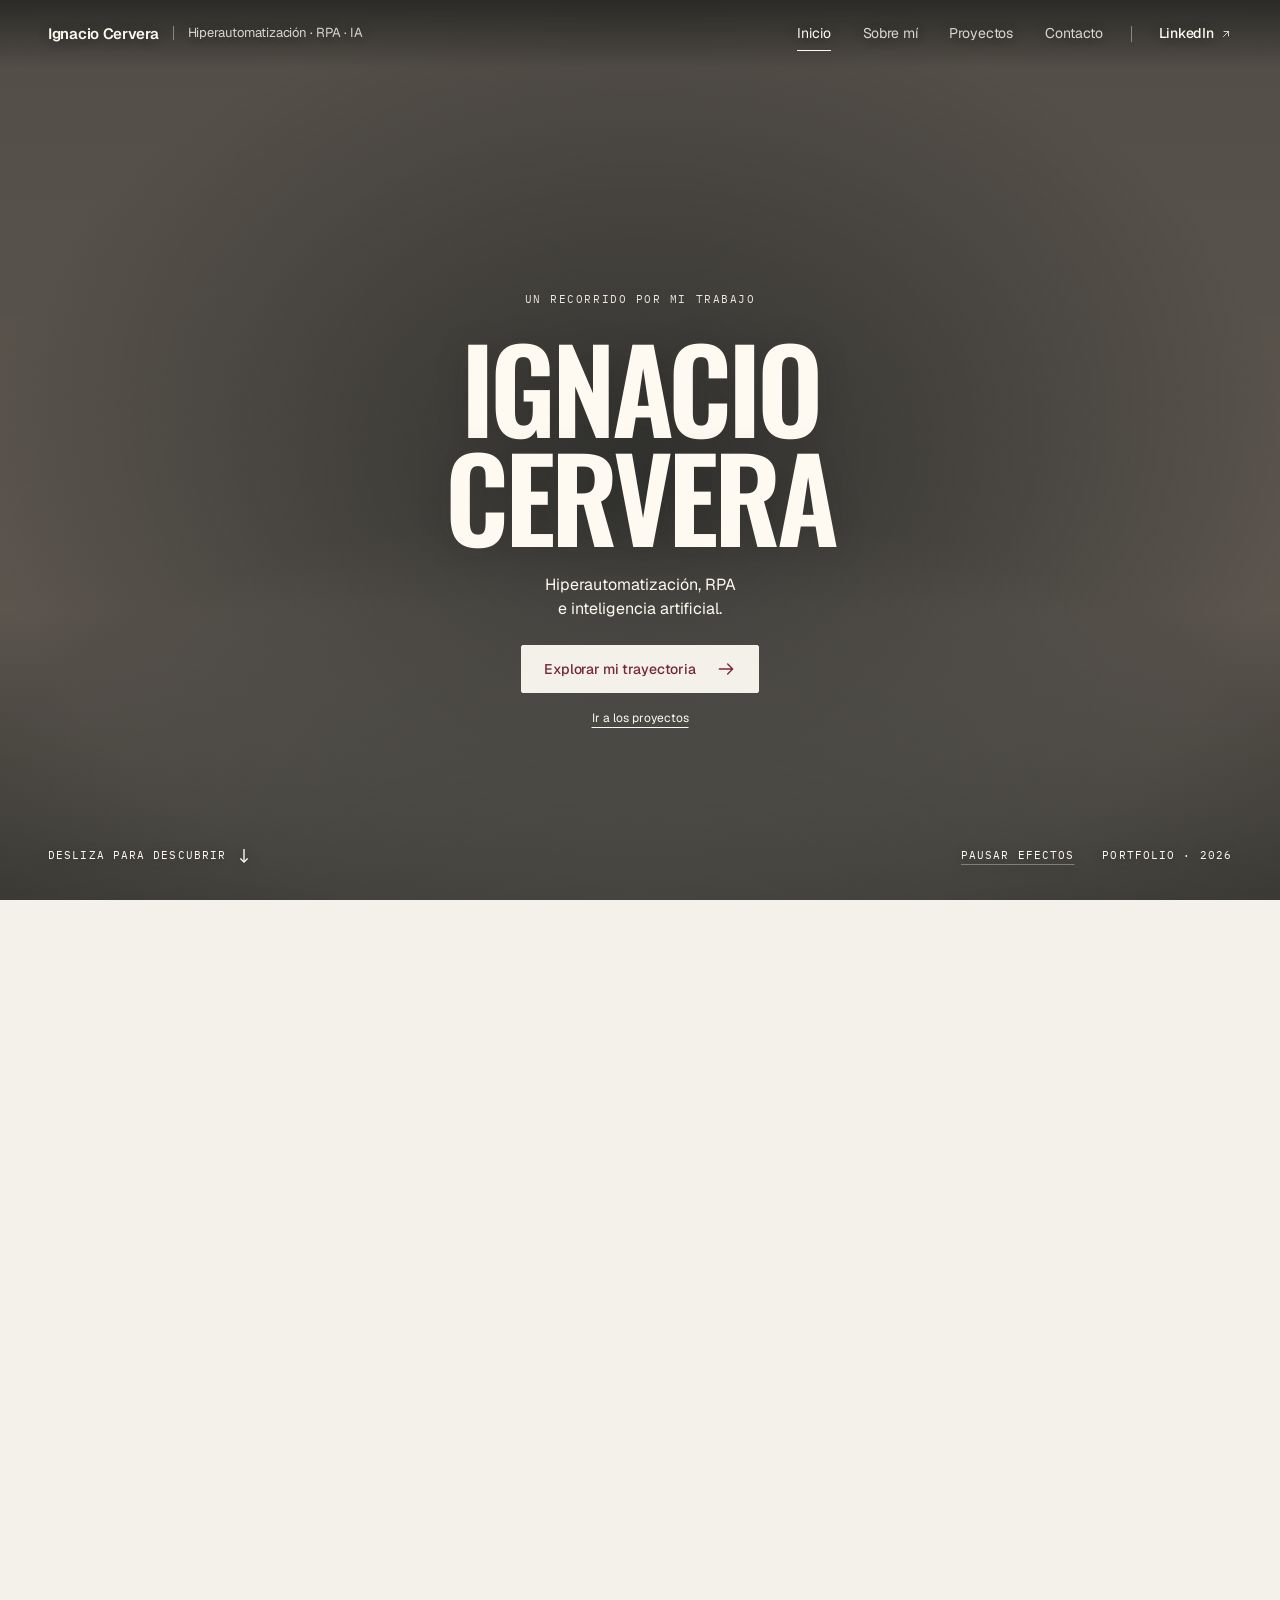
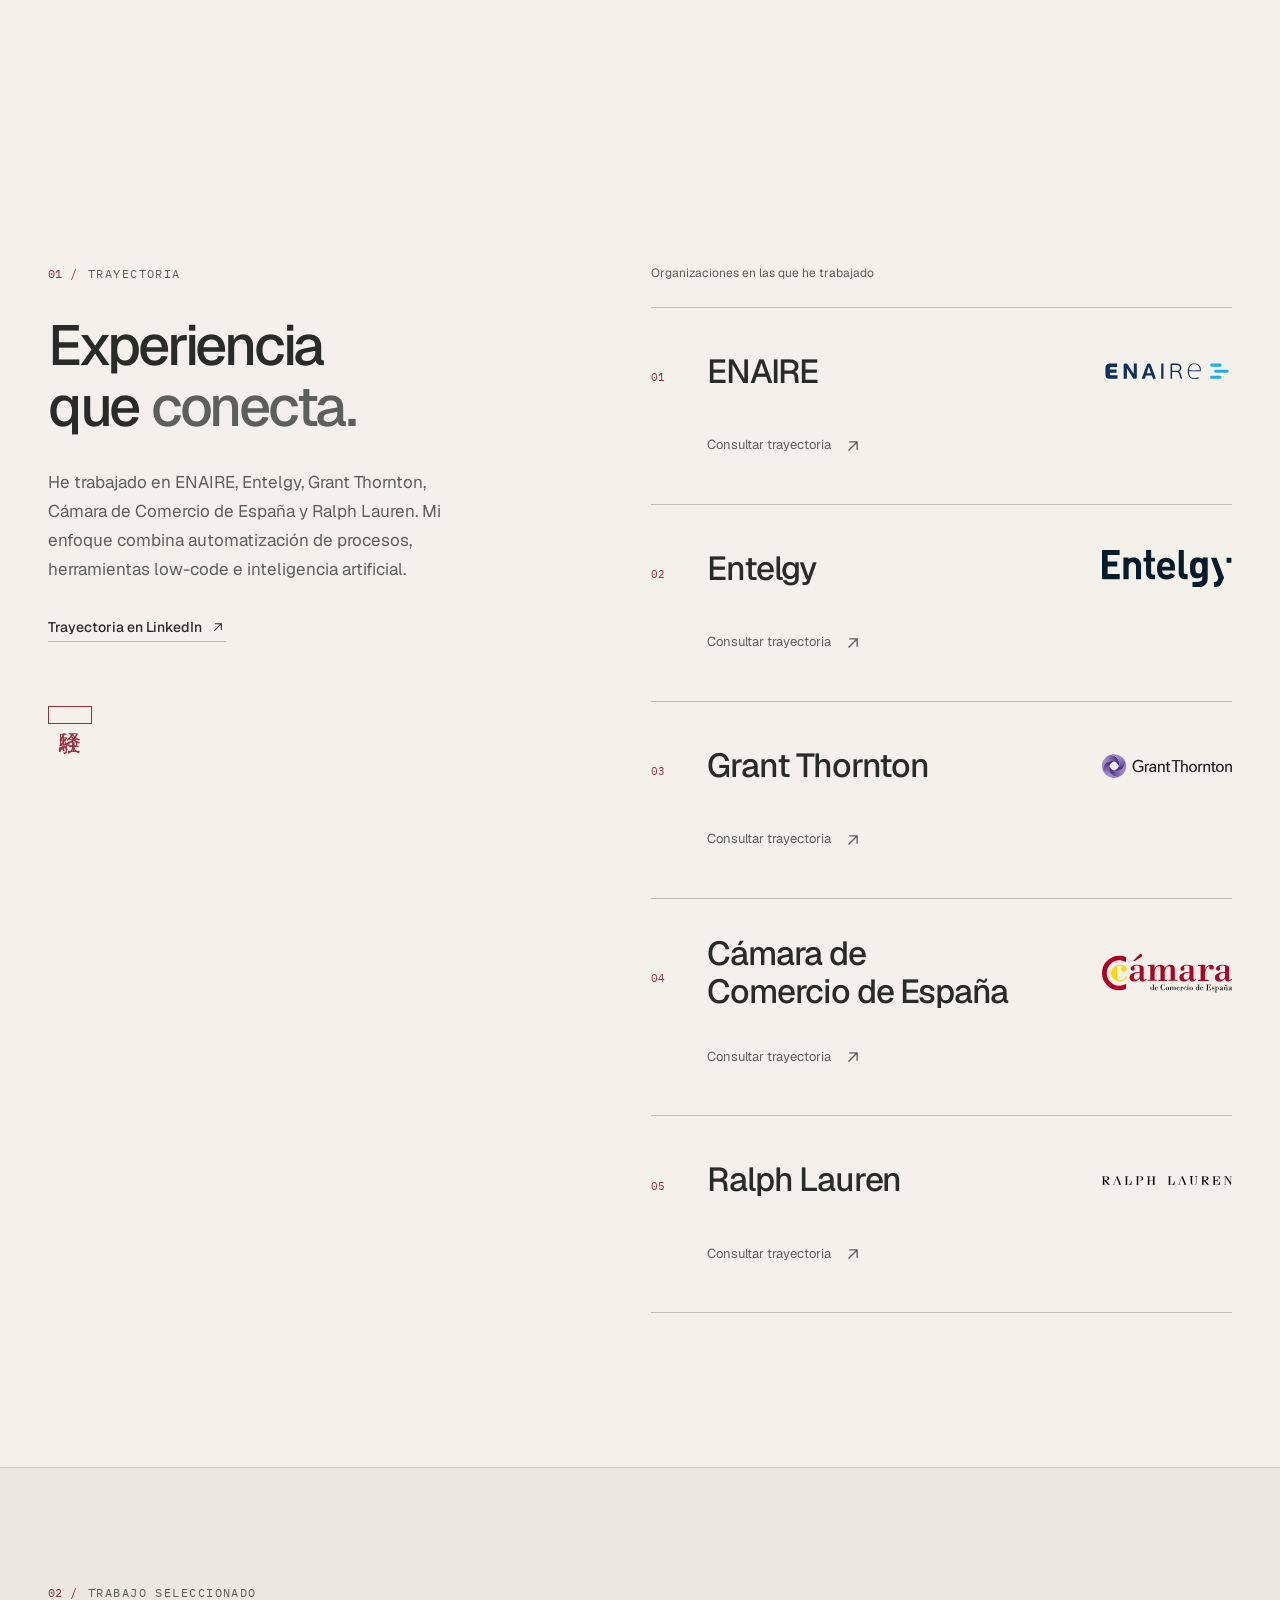
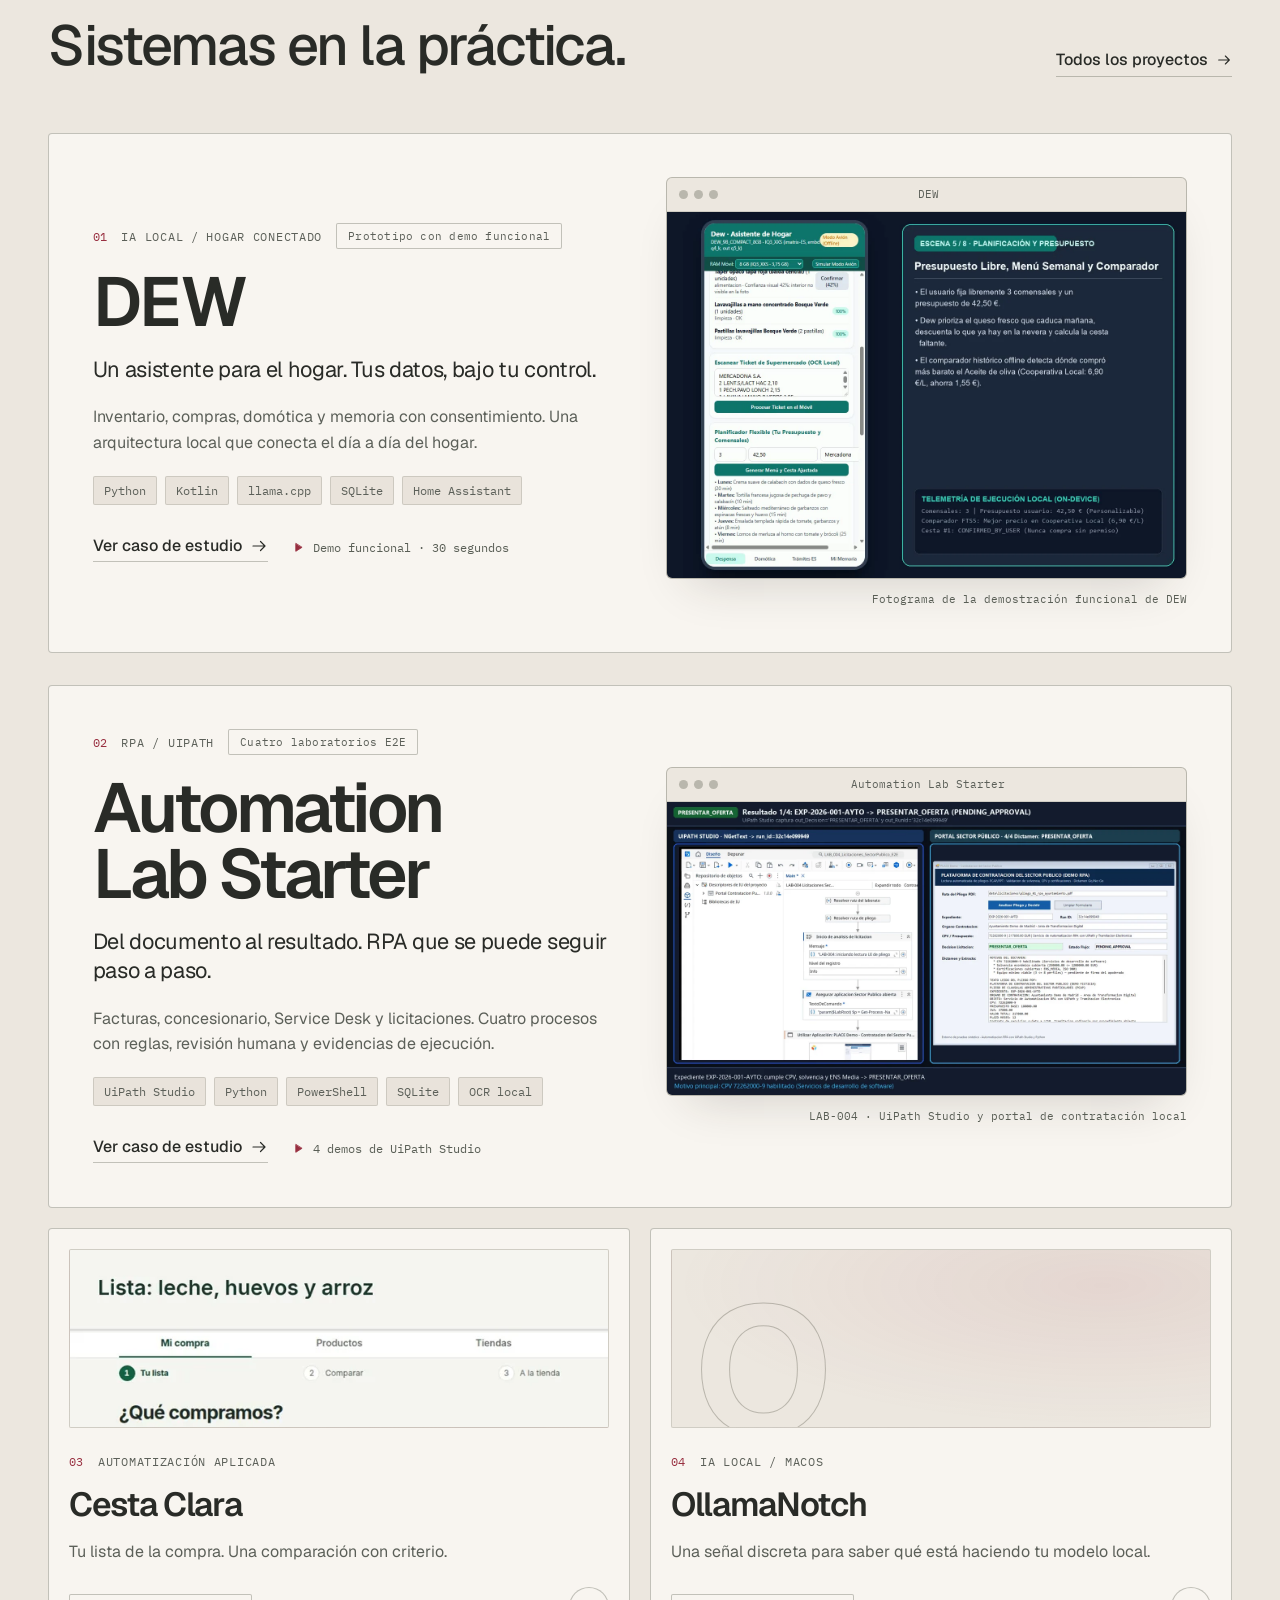
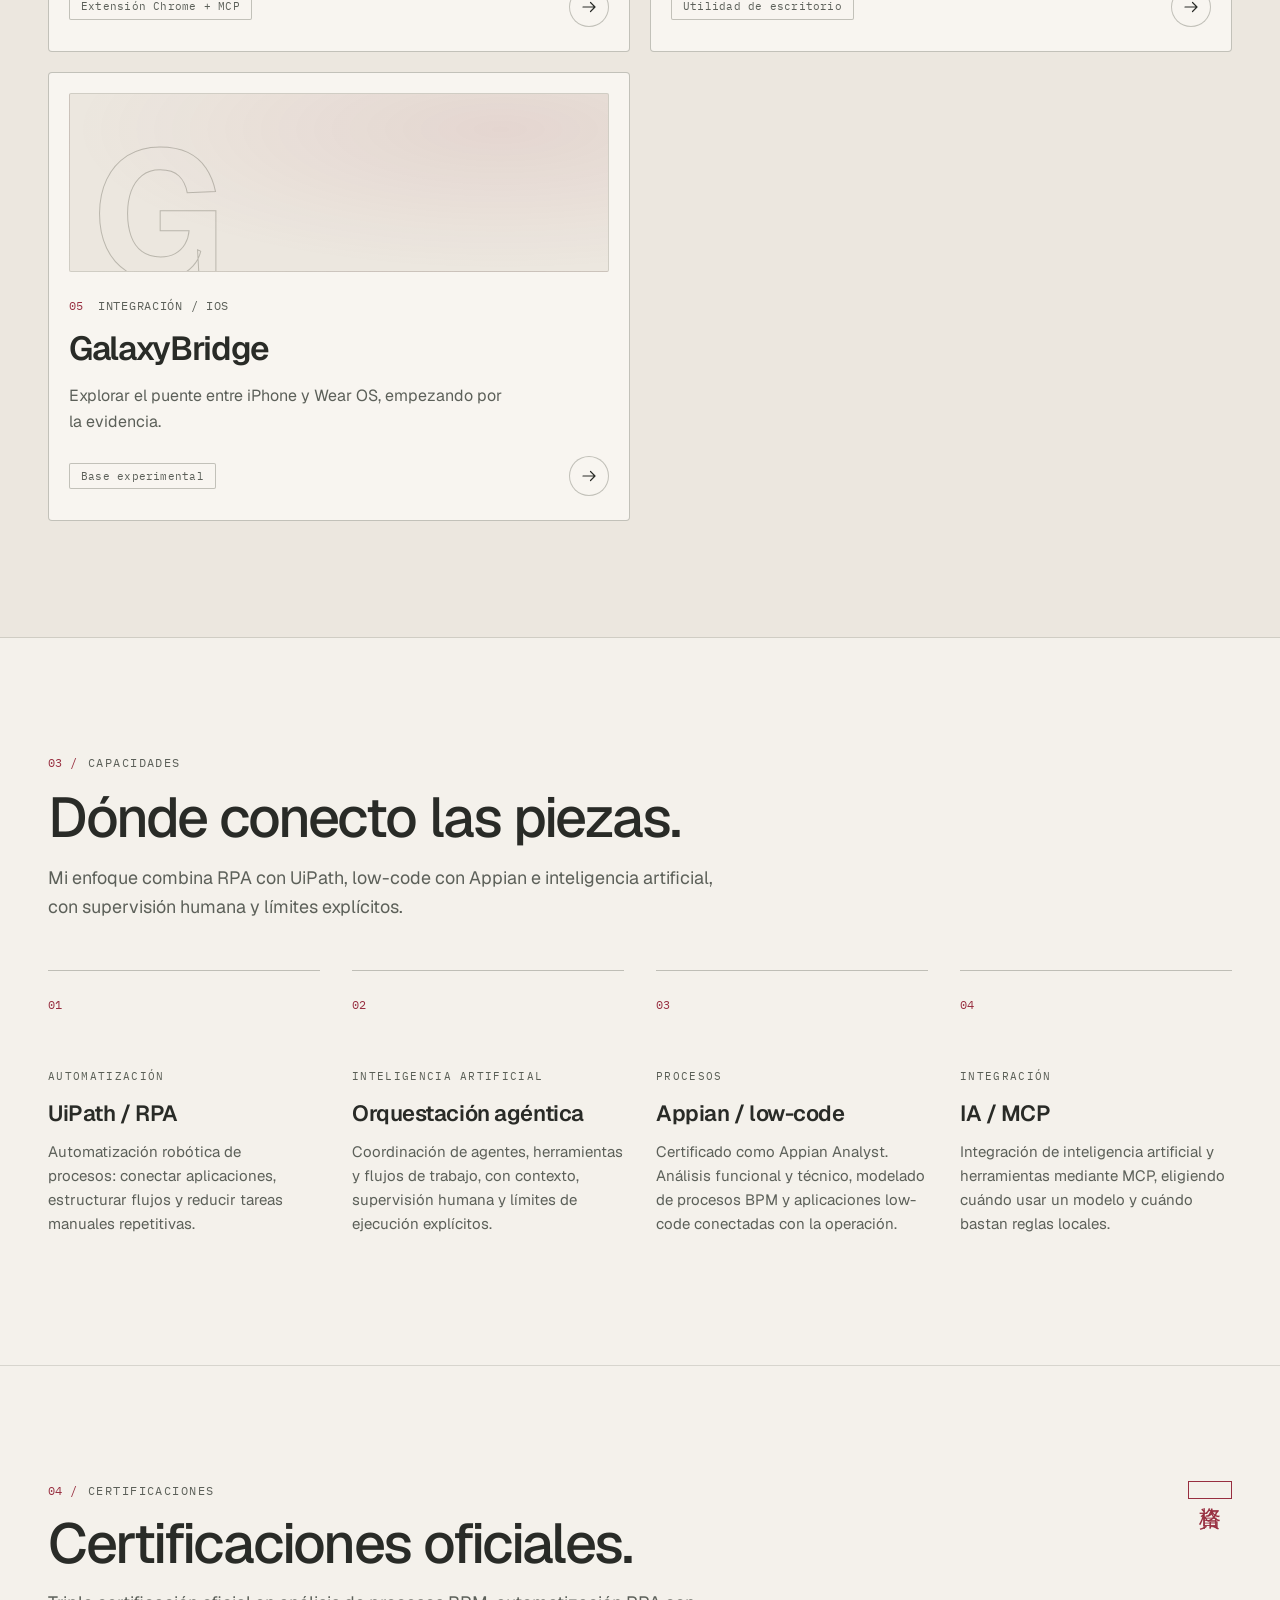
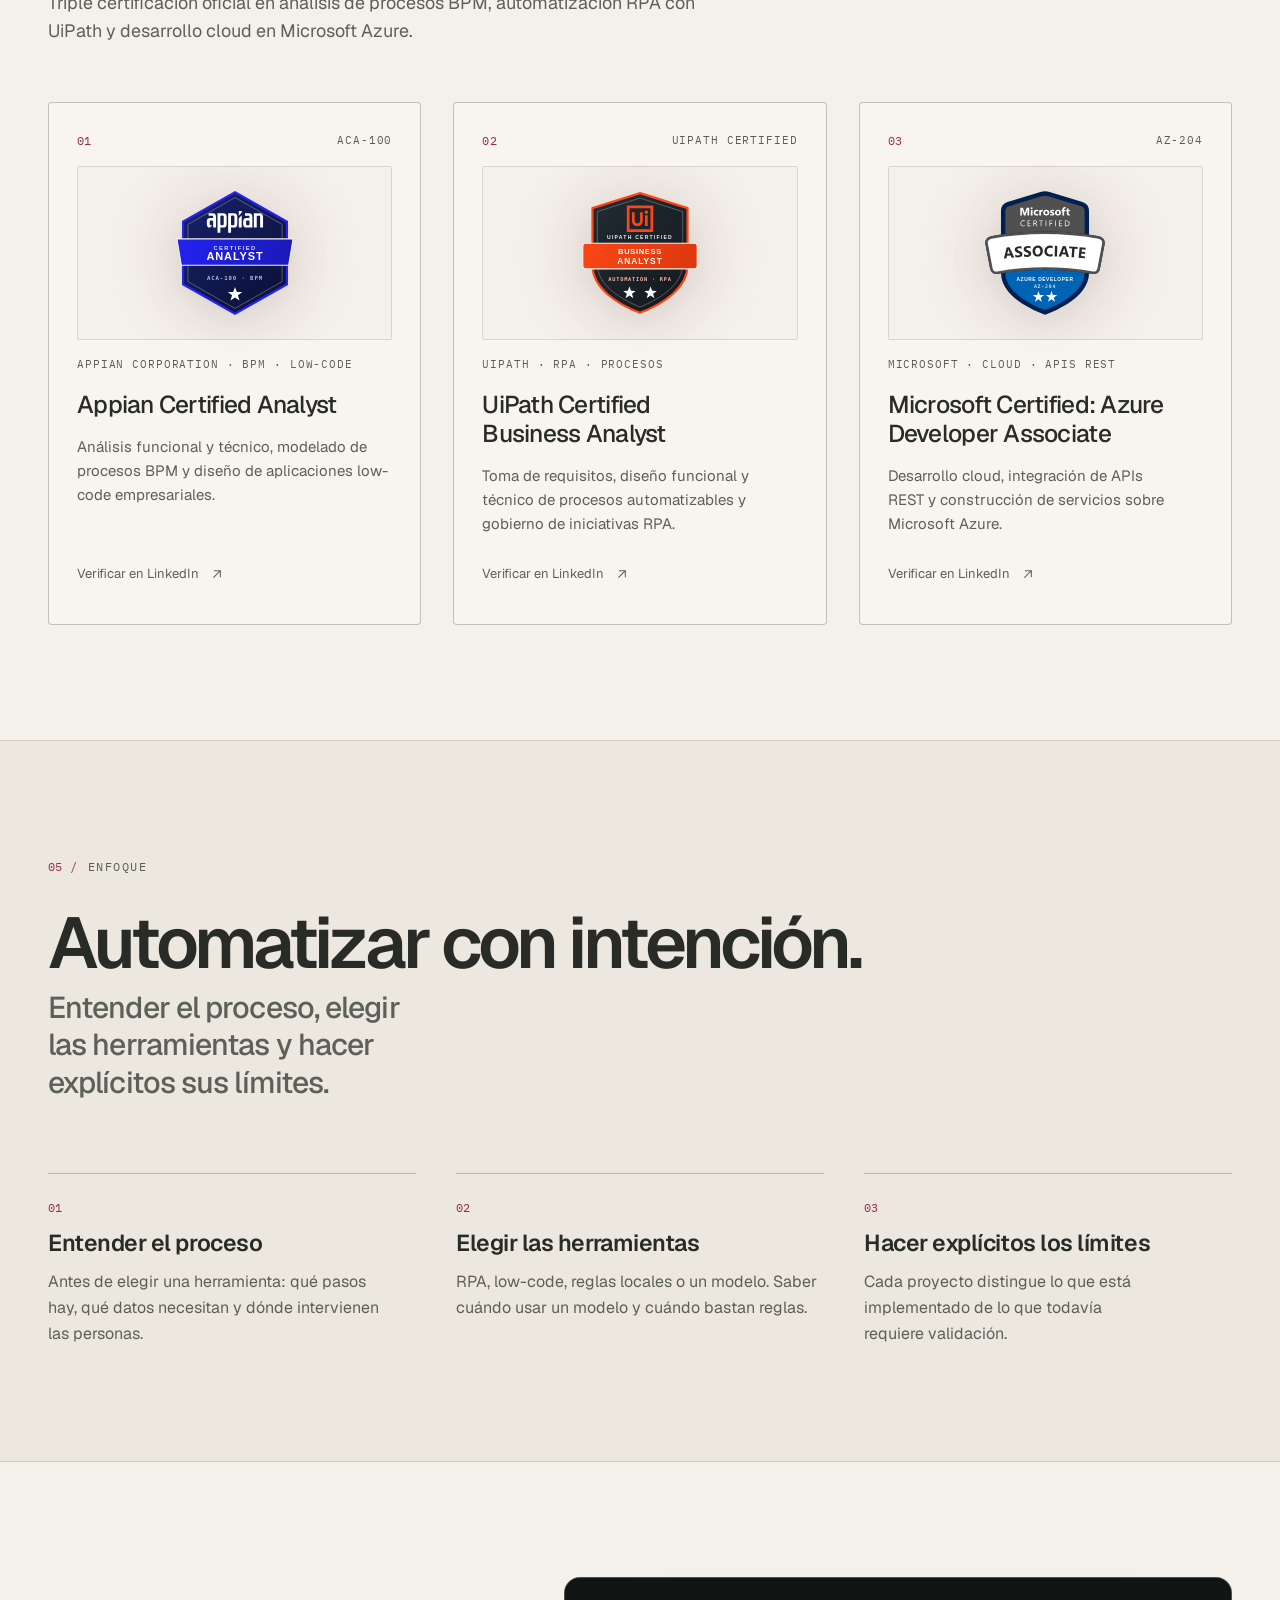
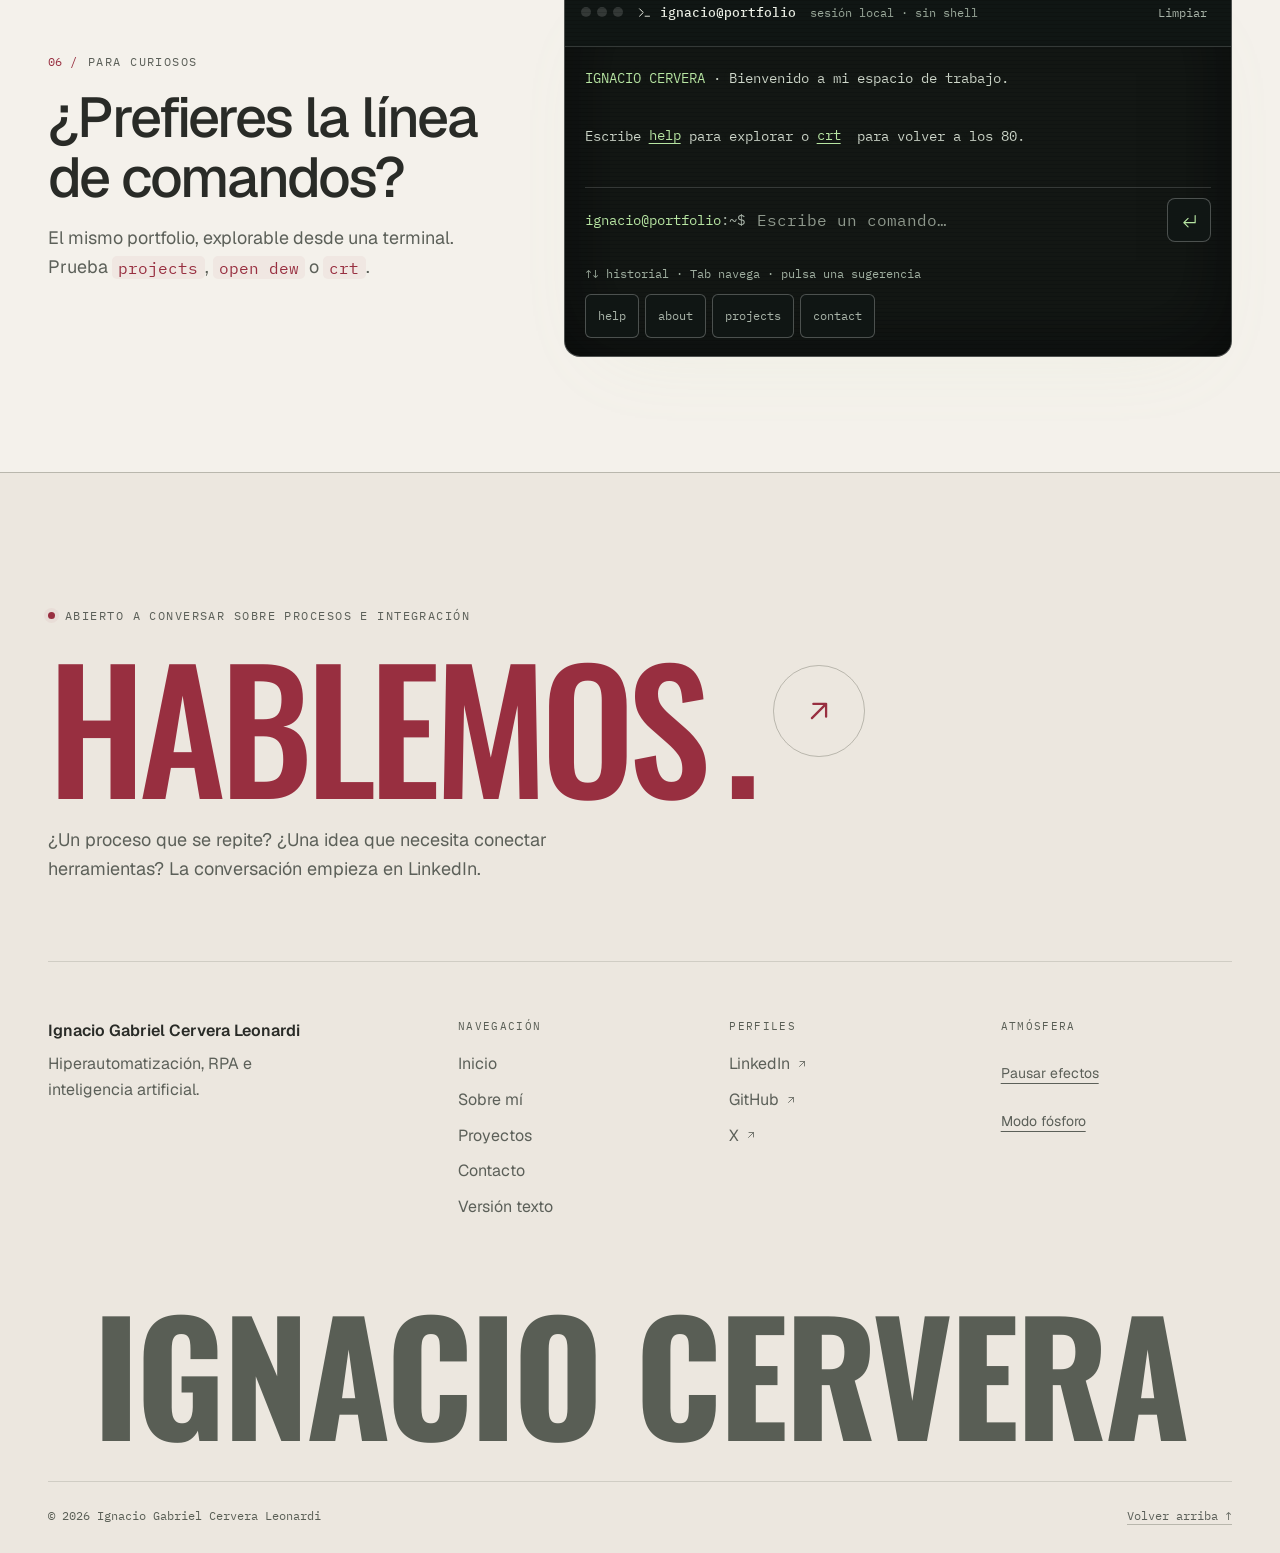
<file: index.html>
<!DOCTYPE html><html lang="es" data-theme="red" data-view="site" data-home="true"><head><meta charset="UTF-8"><meta name="viewport" content="width=device-width, initial-scale=1"><meta name="generator" content="Astro v7.4.7"><title>Ignacio Cervera · RPA, UiPath, Appian e IA agéntica</title><meta name="description" content="Portfolio de Ignacio Cervera: hiperautomatización con UiPath, Appian e inteligencia artificial. Explora proyectos, código y orquestación agéntica."><link rel="preload" href="/_astro/geist-latin-wght-normal.BgDaEnEv.woff2" as="font" type="font/woff2" crossorigin="anonymous"><meta name="robots" content="index, follow, max-image-preview:large"><meta name="theme-color" content="#f4f1eb"><meta property="og:type" content="website"><meta property="og:locale" content="es_ES"><meta property="og:site_name" content="Portfolio de Ignacio Cervera"><meta property="og:title" content="Ignacio Cervera · RPA, UiPath, Appian e IA agéntica"><meta property="og:description" content="Portfolio de Ignacio Cervera: hiperautomatización con UiPath, Appian e inteligencia artificial. Explora proyectos, código y orquestación agéntica."><meta property="og:image" content="https://ceutryharder.github.io/og.png"><meta property="og:image:width" content="1200"><meta property="og:image:height" content="630"><meta property="og:image:type" content="image/png"><meta property="og:image:alt" content="Ignacio Cervera. RPA, low-code y orquestación agéntica."><meta name="twitter:card" content="summary_large_image"><meta name="twitter:image" content="https://ceutryharder.github.io/og.png"><meta name="twitter:image:alt" content="Portfolio de Ignacio Cervera"><link rel="canonical" href="https://ceutryharder.github.io/"><link rel="alternate" hreflang="es-ES" href="https://ceutryharder.github.io/"><meta property="og:url" content="https://ceutryharder.github.io/"><link rel="sitemap" href="/sitemap.xml"><script type="application/ld+json">{"@context":"https://schema.org","@graph":[{"@type":"Person","@id":"https://ceutryharder.github.io/#person","url":"https://ceutryharder.github.io/","name":"Ignacio Gabriel Cervera Leonardi","description":"Hiperautomatización, RPA e inteligencia artificial.","sameAs":["https://www.linkedin.com/in/ignacio-cervera-leonardi1a895a330/","https://github.com/CeuTryharder","https://x.com/dokkankuriri"],"knowsAbout":["UiPath","RPA","Appian","Inteligencia artificial","Orquestación agéntica"]},{"@type":"WebSite","name":"Portfolio de Ignacio Cervera","inLanguage":"es-ES","@id":"https://ceutryharder.github.io/#website","url":"https://ceutryharder.github.io/","author":{"@id":"https://ceutryharder.github.io/#person"}}]}</script><link rel="icon" type="image/svg+xml" href="/favicon.svg?v=torii-1"><script>(() => {
  const root = document.documentElement;
  try {
    if (root.dataset.view !== 'reading' && localStorage.getItem('primal-crt') === 'on') root.dataset.crt = 'on';
    if (localStorage.getItem('primal-effects') === 'off') root.dataset.effects = 'off';
  } catch { /* El contenido sigue disponible sin almacenamiento. */ }
})();
</script><link rel="stylesheet" href="/_astro/Layout.DwjVMSWP.css"></head><body><a class="skip-link" href="#contenido">Saltar al contenido</a><header class="site-header" data-header><div class="container header-inner"><a class="brand" href="/" aria-label="Ignacio Cervera, inicio"><span class="brand-name">Ignacio Cervera</span><span class="brand-role" aria-hidden="true">Hiperautomatización · RPA · IA</span></a><nav class="site-nav" id="site-nav" aria-label="Navegación principal"><ul><li><a href="/" aria-current="page">Inicio</a></li><li><a href="/sobre-mi">Sobre mí</a></li><li><a href="/proyectos">Proyectos</a></li><li><a href="/contacto">Contacto</a></li></ul></nav><div class="header-actions"><a class="header-cta" aria-label="LinkedIn de Ignacio Cervera" href="https://www.linkedin.com/in/ignacio-cervera-leonardi1a895a330/" rel="noopener noreferrer">LinkedIn <svg width="12" height="12" viewBox="0 0 24 24" fill="none" stroke="currentColor" stroke-width="1.6" stroke-linecap="round" stroke-linejoin="round" aria-hidden="true"><path d="M7 17 17 7M8 7h9v9"></path></svg></a><button class="menu-toggle" type="button" aria-controls="site-nav" aria-expanded="false" data-menu-toggle hidden><span class="sr-only">Abrir menú</span><span class="menu-icon" aria-hidden="true"><i></i><i></i></span></button></div></div></header><main id="contenido" tabindex="-1"><section class="hero" data-journey aria-labelledby="hero-title"><div class="hero-pin"><div class="sanctuary-scene" data-sanctuary-scene aria-hidden="true"><picture class="sanctuary-picture"><source media="(max-width: 560px)" srcset="/media/journey-gate-mobile.webp"><source media="(max-width: 820px)" srcset="/media/journey-gate-small.webp"><img src="/media/journey-gate.webp" alt="" width="1672" height="941" fetchpriority="high" decoding="async"></picture><div class="sanctuary-mist"></div><div class="sanctuary-shade"></div><div class="journey-wash"></div></div><div class="hero-opening"><p class="hero-eyebrow">Un recorrido por mi trabajo</p><h1 id="hero-title" class="hero-title">Ignacio <span>Cervera</span></h1><p class="hero-intro">Hiperautomatización, RPA<br>e inteligencia artificial.</p><a class="journey-enter" href="#experiencia"><span>Explorar mi trayectoria</span><svg width="20" height="20" viewBox="0 0 24 24" fill="none" stroke="currentColor" stroke-width="1.6" stroke-linecap="round" stroke-linejoin="round" aria-hidden="true"><path d="M4 12h16m-6-6 6 6-6 6"></path></svg></a><a class="hero-direct" href="/proyectos">Ir a los proyectos</a></div><div class="hero-arrival" id="presentacion"><div class="arrival-art" aria-hidden="true"></div><div class="arrival-copy"><p class="eyebrow"><span class="index">序</span> El punto de partida</p><h2>Todo empieza<br>con un <em>proceso.</em></h2><p>Entender cómo funciona. Conectar las herramientas. Automatizar con intención.</p><p>Combino RPA con UiPath, low-code con Appian y orquestación agéntica para convertir tareas complejas en sistemas que trabajan juntos.</p><a class="link-arrow" href="#experiencia">Conoce mi experiencia <svg width="18" height="18" viewBox="0 0 24 24" fill="none" stroke="currentColor" stroke-width="1.6" stroke-linecap="round" stroke-linejoin="round" aria-hidden="true"><path d="M4 12h16m-6-6 6 6-6 6"></path></svg></a></div></div><div class="hero-base"><a class="hero-scroll" href="#experiencia"><span>Desliza para descubrir</span><span aria-hidden="true">↓</span></a><div class="hero-controls" data-appearance-controls hidden><button type="button" data-effects-toggle aria-pressed="false">Pausar efectos</button></div><span class="hero-edition">Portfolio · 2026</span></div></div></section><section class="chapter experience-chapter" id="experiencia" aria-labelledby="experience-title"><div class="container chapter-grid"><div class="chapter-intro"><p class="eyebrow"><span class="index">01 /</span> Trayectoria</p><h2 id="experience-title">Experiencia<br>que <em>conecta.</em></h2><p>He trabajado en ENAIRE, Entelgy, Grant Thornton, Cámara de Comercio de España y Ralph Lauren. Mi enfoque combina automatización de procesos, herramientas low-code e inteligencia artificial.</p><a class="link-arrow" href="https://www.linkedin.com/in/ignacio-cervera-leonardi1a895a330/" rel="noopener noreferrer">Trayectoria en LinkedIn <svg width="16" height="16" viewBox="0 0 24 24" fill="none" stroke="currentColor" stroke-width="1.6" stroke-linecap="round" stroke-linejoin="round" aria-hidden="true"><path d="M7 17 17 7M8 7h9v9"></path></svg></a><span class="chapter-seal" aria-hidden="true">経験</span></div><div class="career-list"><p class="career-caption">Organizaciones en las que he trabajado</p><article class="career-item" data-reveal><span class="career-index" aria-hidden="true">01</span><h3>ENAIRE</h3><img class="career-logo" src="/media/logo-enaire.svg" alt="Logotipo de ENAIRE" width="200" height="60" loading="lazy" decoding="async"><a class="career-link" aria-label="Consultar mi experiencia en ENAIRE en LinkedIn" href="https://www.linkedin.com/in/ignacio-cervera-leonardi1a895a330/" rel="noopener noreferrer"><span>Consultar trayectoria</span><svg width="20" height="20" viewBox="0 0 24 24" fill="none" stroke="currentColor" stroke-width="1.6" stroke-linecap="round" stroke-linejoin="round" aria-hidden="true"><path d="M7 17 17 7M8 7h9v9"></path></svg></a></article><article class="career-item" data-reveal><span class="career-index" aria-hidden="true">02</span><h3>Entelgy</h3><img class="career-logo" src="/media/logo-entelgy.svg" alt="Logotipo de Entelgy" width="200" height="60" loading="lazy" decoding="async"><a class="career-link" aria-label="Consultar mi experiencia en Entelgy en LinkedIn" href="https://www.linkedin.com/in/ignacio-cervera-leonardi1a895a330/" rel="noopener noreferrer"><span>Consultar trayectoria</span><svg width="20" height="20" viewBox="0 0 24 24" fill="none" stroke="currentColor" stroke-width="1.6" stroke-linecap="round" stroke-linejoin="round" aria-hidden="true"><path d="M7 17 17 7M8 7h9v9"></path></svg></a></article><article class="career-item" data-reveal><span class="career-index" aria-hidden="true">03</span><h3>Grant Thornton</h3><img class="career-logo" src="/media/logo-grant-thornton.svg" alt="Logotipo de Grant Thornton" width="200" height="60" loading="lazy" decoding="async"><a class="career-link" aria-label="Consultar mi experiencia en Grant Thornton en LinkedIn" href="https://www.linkedin.com/in/ignacio-cervera-leonardi1a895a330/" rel="noopener noreferrer"><span>Consultar trayectoria</span><svg width="20" height="20" viewBox="0 0 24 24" fill="none" stroke="currentColor" stroke-width="1.6" stroke-linecap="round" stroke-linejoin="round" aria-hidden="true"><path d="M7 17 17 7M8 7h9v9"></path></svg></a></article><article class="career-item" data-reveal><span class="career-index" aria-hidden="true">04</span><h3>Cámara de Comercio de España</h3><img class="career-logo" src="/media/logo-camara-espana.svg" alt="Logotipo de Cámara de Comercio de España" width="200" height="60" loading="lazy" decoding="async"><a class="career-link" aria-label="Consultar mi experiencia en Cámara de Comercio de España en LinkedIn" href="https://www.linkedin.com/in/ignacio-cervera-leonardi1a895a330/" rel="noopener noreferrer"><span>Consultar trayectoria</span><svg width="20" height="20" viewBox="0 0 24 24" fill="none" stroke="currentColor" stroke-width="1.6" stroke-linecap="round" stroke-linejoin="round" aria-hidden="true"><path d="M7 17 17 7M8 7h9v9"></path></svg></a></article><article class="career-item" data-reveal><span class="career-index" aria-hidden="true">05</span><h3>Ralph Lauren</h3><img class="career-logo" src="/media/logo-ralph-lauren.svg" alt="Logotipo de Ralph Lauren" width="200" height="60" loading="lazy" decoding="async"><a class="career-link" aria-label="Consultar mi experiencia en Ralph Lauren en LinkedIn" href="https://www.linkedin.com/in/ignacio-cervera-leonardi1a895a330/" rel="noopener noreferrer"><span>Consultar trayectoria</span><svg width="20" height="20" viewBox="0 0 24 24" fill="none" stroke="currentColor" stroke-width="1.6" stroke-linecap="round" stroke-linejoin="round" aria-hidden="true"><path d="M7 17 17 7M8 7h9v9"></path></svg></a></article></div></div></section><section class="section" id="trabajo" aria-labelledby="work-title"><div class="container"><div class="section-head section-head-row" data-reveal><div><p class="eyebrow"><span class="index">02 /</span> Trabajo seleccionado</p><h2 id="work-title">Sistemas en la práctica<span class="text-accent">.</span></h2></div><a class="link-arrow" href="/proyectos">Todos los proyectos <svg width="16" height="16" viewBox="0 0 24 24" fill="none" stroke="currentColor" stroke-width="1.6" stroke-linecap="round" stroke-linejoin="round" aria-hidden="true"><path d="M4 12h16m-6-6 6 6-6 6"></path></svg></a></div><article class="feature-card" data-reveal><div class="feature-copy"><p class="card-meta"><span class="index">01</span><span>IA local / Hogar conectado</span><span class="pill">Prototipo con demo funcional</span></p><h3 class="feature-title"><a href="/proyectos/dew" class="stretched-link">DEW</a></h3><p class="feature-summary">Un asistente para el hogar. Tus datos, bajo tu control.</p><p class="feature-text">Inventario, compras, domótica y memoria con consentimiento. Una arquitectura local que conecta el día a día del hogar.</p><ul class="tag-list" aria-label="Tecnologías"><li>Python</li><li>Kotlin</li><li>llama.cpp</li><li>SQLite</li><li>Home Assistant</li></ul><p class="feature-foot"><span class="link-arrow">Ver caso de estudio <svg width="18" height="18" viewBox="0 0 24 24" fill="none" stroke="currentColor" stroke-width="1.6" stroke-linecap="round" stroke-linejoin="round" aria-hidden="true"><path d="M4 12h16m-6-6 6 6-6 6"></path></svg></span><span class="feature-proof"><svg width="13" height="13" viewBox="0 0 24 24" fill="none" stroke="currentColor" stroke-width="1.6" stroke-linecap="round" stroke-linejoin="round" aria-hidden="true"><path d="M7 5v14l11-7z"></path></svg> Demo funcional · 30 segundos</span></p></div><figure class="feature-media"><div class="browser-frame"><div class="browser-bar" aria-hidden="true"><i></i><i></i><i></i><span>DEW</span></div><img class="feature-landscape" src="/media/dew-poster.webp" width="1280" height="900" alt="DEW: planificación de menús y cesta de compra en el simulador del hogar." loading="lazy" decoding="async"></div><figcaption>Fotograma de la demostración funcional de DEW</figcaption></figure></article><article class="feature-card" data-reveal><div class="feature-copy"><p class="card-meta"><span class="index">02</span><span>RPA / UiPath</span><span class="pill">Cuatro laboratorios E2E</span></p><h3 class="feature-title"><a href="/proyectos/automation-lab" class="stretched-link">Automation Lab Starter</a></h3><p class="feature-summary">Del documento al resultado. RPA que se puede seguir paso a paso.</p><p class="feature-text">Facturas, concesionario, Service Desk y licitaciones. Cuatro procesos con reglas, revisión humana y evidencias de ejecución.</p><ul class="tag-list" aria-label="Tecnologías"><li>UiPath Studio</li><li>Python</li><li>PowerShell</li><li>SQLite</li><li>OCR local</li></ul><p class="feature-foot"><span class="link-arrow">Ver caso de estudio <svg width="18" height="18" viewBox="0 0 24 24" fill="none" stroke="currentColor" stroke-width="1.6" stroke-linecap="round" stroke-linejoin="round" aria-hidden="true"><path d="M4 12h16m-6-6 6 6-6 6"></path></svg></span><span class="feature-proof"><svg width="13" height="13" viewBox="0 0 24 24" fill="none" stroke="currentColor" stroke-width="1.6" stroke-linecap="round" stroke-linejoin="round" aria-hidden="true"><path d="M7 5v14l11-7z"></path></svg> 4 demos de UiPath Studio</span></p></div><figure class="feature-media"><div class="browser-frame"><div class="browser-bar" aria-hidden="true"><i></i><i></i><i></i><span>Automation Lab Starter</span></div><img class="feature-landscape" src="/media/automation-lab/licitaciones.webp" width="1280" height="720" alt="UiPath Studio y portal local de contratación: análisis de un pliego de demostración." loading="lazy" decoding="async"></div><figcaption>LAB-004 · UiPath Studio y portal de contratación local</figcaption></figure></article><div class="project-grid"><article class="project-card" data-reveal><div class="project-visual" aria-hidden="true"><img src="/media/cesta-clara-poster.webp" width="648" height="810" alt="" loading="lazy" decoding="async"></div><p class="card-meta"><span class="index">03</span><span>Automatización aplicada</span></p><h3><a href="/proyectos/cesta-clara" class="stretched-link">Cesta Clara</a></h3><p class="project-summary">Tu lista de la compra. Una comparación con criterio.</p><div class="project-card-foot"><span class="pill">Extensión Chrome + MCP</span><span class="card-arrow"><svg width="18" height="18" viewBox="0 0 24 24" fill="none" stroke="currentColor" stroke-width="1.6" stroke-linecap="round" stroke-linejoin="round" aria-hidden="true"><path d="M4 12h16m-6-6 6 6-6 6"></path></svg></span></div></article><article class="project-card" data-reveal><div class="project-visual" aria-hidden="true"><span class="project-glyph">O</span></div><p class="card-meta"><span class="index">04</span><span>IA local / macOS</span></p><h3><a href="/proyectos/ollamanotch" class="stretched-link">OllamaNotch</a></h3><p class="project-summary">Una señal discreta para saber qué está haciendo tu modelo local.</p><div class="project-card-foot"><span class="pill">Utilidad de escritorio</span><span class="card-arrow"><svg width="18" height="18" viewBox="0 0 24 24" fill="none" stroke="currentColor" stroke-width="1.6" stroke-linecap="round" stroke-linejoin="round" aria-hidden="true"><path d="M4 12h16m-6-6 6 6-6 6"></path></svg></span></div></article><article class="project-card" data-reveal><div class="project-visual" aria-hidden="true"><span class="project-glyph">G</span></div><p class="card-meta"><span class="index">05</span><span>Integración / iOS</span></p><h3><a href="/proyectos/galaxybridge" class="stretched-link">GalaxyBridge</a></h3><p class="project-summary">Explorar el puente entre iPhone y Wear OS, empezando por la evidencia.</p><div class="project-card-foot"><span class="pill">Base experimental</span><span class="card-arrow"><svg width="18" height="18" viewBox="0 0 24 24" fill="none" stroke="currentColor" stroke-width="1.6" stroke-linecap="round" stroke-linejoin="round" aria-hidden="true"><path d="M4 12h16m-6-6 6 6-6 6"></path></svg></span></div></article></div></div></section><section class="section" id="capacidades" aria-labelledby="skills-title"><div class="container"><div class="section-head" data-reveal><p class="eyebrow"><span class="index">03 /</span> Capacidades</p><h2 id="skills-title">Dónde conecto las piezas<span class="text-accent">.</span></h2><p class="section-lead">Mi enfoque combina RPA con UiPath, low-code con Appian e inteligencia artificial, con supervisión humana y límites explícitos.</p></div><ul class="skill-grid"><li class="skill-card" data-reveal><span class="index">01</span><p class="skill-type">Automatización</p><h3>UiPath / RPA</h3><p>Automatización robótica de procesos: conectar aplicaciones, estructurar flujos y reducir tareas manuales repetitivas.</p></li><li class="skill-card" data-reveal><span class="index">02</span><p class="skill-type">Inteligencia artificial</p><h3>Orquestación agéntica</h3><p>Coordinación de agentes, herramientas y flujos de trabajo, con contexto, supervisión humana y límites de ejecución explícitos.</p></li><li class="skill-card" data-reveal><span class="index">03</span><p class="skill-type">Procesos</p><h3>Appian / low-code</h3><p>Certificado como Appian Analyst. Análisis funcional y técnico, modelado de procesos BPM y aplicaciones low-code conectadas con la operación.</p></li><li class="skill-card" data-reveal><span class="index">04</span><p class="skill-type">Integración</p><h3>IA / MCP</h3><p>Integración de inteligencia artificial y herramientas mediante MCP, eligiendo cuándo usar un modelo y cuándo bastan reglas locales.</p></li></ul></div></section><section class="section cert-section" id="certificaciones" aria-labelledby="certifications-title"><div class="container"><div class="section-head section-head-row cert-head-row" data-reveal><div><p class="eyebrow"><span class="index">04 /</span> Certificaciones</p><h2 id="certifications-title">Certificaciones oficiales<span class="text-accent">.</span></h2><p class="section-lead">Triple certificación oficial en análisis de procesos BPM, automatización RPA con UiPath y desarrollo cloud en Microsoft Azure.</p></div><span class="chapter-seal cert-seal" aria-hidden="true">資格</span></div><ul class="cert-grid"><li class="cert-card" data-reveal><div class="cert-top"><span class="index">01</span><span class="cert-code">ACA-100</span></div><div class="cert-medal-wrap"><img class="cert-medal" src="/media/cert-appian-analyst.svg" alt="Medalla de la certificación Appian Certified Analyst" width="140" height="140" loading="lazy" decoding="async"></div><p class="cert-issuer">Appian Corporation <span>· BPM · Low-Code</span></p><h3>Appian Certified Analyst</h3><p class="cert-desc">Análisis funcional y técnico, modelado de procesos BPM y diseño de aplicaciones low-code empresariales.</p><a class="cert-link" aria-label="Consultar acreditación Appian Certified Analyst en LinkedIn" href="https://www.linkedin.com/in/ignacio-cervera-leonardi1a895a330/" rel="noopener noreferrer"><span>Verificar en LinkedIn</span><svg width="16" height="16" viewBox="0 0 24 24" fill="none" stroke="currentColor" stroke-width="1.6" stroke-linecap="round" stroke-linejoin="round" aria-hidden="true"><path d="M7 17 17 7M8 7h9v9"></path></svg></a></li><li class="cert-card" data-reveal><div class="cert-top"><span class="index">02</span><span class="cert-code">UiPath Certified</span></div><div class="cert-medal-wrap"><img class="cert-medal" src="/media/cert-uipath-ba.svg" alt="Medalla de la certificación UiPath Certified Business Analyst" width="140" height="140" loading="lazy" decoding="async"></div><p class="cert-issuer">UiPath <span>· RPA · Procesos</span></p><h3>UiPath Certified Business Analyst</h3><p class="cert-desc">Toma de requisitos, diseño funcional y técnico de procesos automatizables y gobierno de iniciativas RPA.</p><a class="cert-link" aria-label="Consultar acreditación UiPath Certified Business Analyst en LinkedIn" href="https://www.linkedin.com/in/ignacio-cervera-leonardi1a895a330/" rel="noopener noreferrer"><span>Verificar en LinkedIn</span><svg width="16" height="16" viewBox="0 0 24 24" fill="none" stroke="currentColor" stroke-width="1.6" stroke-linecap="round" stroke-linejoin="round" aria-hidden="true"><path d="M7 17 17 7M8 7h9v9"></path></svg></a></li><li class="cert-card" data-reveal><div class="cert-top"><span class="index">03</span><span class="cert-code">AZ-204</span></div><div class="cert-medal-wrap"><img class="cert-medal" src="/media/cert-azure-az204.svg" alt="Medalla de la certificación Microsoft Certified: Azure Developer Associate" width="140" height="140" loading="lazy" decoding="async"></div><p class="cert-issuer">Microsoft <span>· Cloud · APIs REST</span></p><h3>Microsoft Certified: Azure Developer Associate</h3><p class="cert-desc">Desarrollo cloud, integración de APIs REST y construcción de servicios sobre Microsoft Azure.</p><a class="cert-link" aria-label="Consultar acreditación Microsoft Certified: Azure Developer Associate en LinkedIn" href="https://www.linkedin.com/in/ignacio-cervera-leonardi1a895a330/" rel="noopener noreferrer"><span>Verificar en LinkedIn</span><svg width="16" height="16" viewBox="0 0 24 24" fill="none" stroke="currentColor" stroke-width="1.6" stroke-linecap="round" stroke-linejoin="round" aria-hidden="true"><path d="M7 17 17 7M8 7h9v9"></path></svg></a></li></ul></div></section><section class="section statement-section" id="enfoque" aria-labelledby="approach-title"><div class="container"><div class="statement-panel" data-reveal><p class="eyebrow"><span class="index">05 /</span> Enfoque</p><h2 id="approach-title" class="statement">Automatizar con intención<span class="text-accent">.</span> <span class="statement-muted">Entender el proceso, elegir las herramientas y hacer explícitos sus límites.</span></h2><ol class="principles"><li data-reveal><div class="principle-head"><span class="index">01</span></div><h3>Entender el proceso</h3><p>Antes de elegir una herramienta: qué pasos hay, qué datos necesitan y dónde intervienen las personas.</p></li><li data-reveal><div class="principle-head"><span class="index">02</span></div><h3>Elegir las herramientas</h3><p>RPA, low-code, reglas locales o un modelo. Saber cuándo usar un modelo y cuándo bastan reglas.</p></li><li data-reveal><div class="principle-head"><span class="index">03</span></div><h3>Hacer explícitos los límites</h3><p>Cada proyecto distingue lo que está implementado de lo que todavía requiere validación.</p></li></ol></div></div></section><section class="section terminal-section" id="cli" aria-labelledby="cli-title"><div class="container terminal-layout"><div class="section-head" data-reveal><p class="eyebrow"><span class="index">06 /</span> Para curiosos</p><h2 id="cli-title">¿Prefieres la línea de comandos?</h2><p class="section-lead">El mismo portfolio, explorable desde una terminal. Prueba <code>projects</code>, <code>open dew</code> o <code>crt</code>.</p></div><div data-reveal><section class="terminal" id="terminal-window" aria-labelledby="terminal-title"><div class="terminal-top"><span class="terminal-dots" aria-hidden="true"><i></i><i></i><i></i></span><h2 id="terminal-title"><svg width="15" height="15" viewBox="0 0 24 24" fill="none" stroke="currentColor" stroke-width="1.6" stroke-linecap="round" stroke-linejoin="round" aria-hidden="true"><path d="m4 6 6 6-6 6m9 0h7"></path></svg> ignacio@portfolio</h2><span class="terminal-session">sesión local · sin shell</span><button type="button" data-command="clear" aria-label="Limpiar salida de la terminal">Limpiar</button></div><div class="terminal-body"><div id="terminal-output" role="log" aria-label="Salida del terminal" aria-live="polite" aria-relevant="additions" tabindex="0"><p class="terminal-welcome"><span class="text-accent">IGNACIO CERVERA</span> · Bienvenido a mi espacio de trabajo.</p><p>Escribe <button class="inline-command" data-command="help" type="button">help</button> para explorar o <button class="inline-command" data-command="crt" type="button">crt</button> para volver a los 80.</p></div><form id="terminal-form" autocomplete="off"><label for="terminal-input" class="prompt"><span class="prompt-user">ignacio@portfolio</span><span class="prompt-path">:~$</span><span class="sr-only"> Introduce un comando</span></label><input id="terminal-input" name="command" type="text" maxlength="180" spellcheck="false" autocapitalize="off" aria-describedby="terminal-hint" placeholder="Escribe un comando…"><button class="terminal-submit" type="submit" aria-label="Ejecutar comando"><svg width="17" height="17" viewBox="0 0 24 24" fill="none" stroke="currentColor" stroke-width="1.6" stroke-linecap="round" stroke-linejoin="round" aria-hidden="true"><path d="M20 5v10H4m6-6-6 6 6 6"></path></svg></button></form><div class="terminal-bottom"><p id="terminal-hint">↑↓ historial <span>·</span> Tab navega <span>·</span> pulsa una sugerencia</p><div id="terminal-suggestions" aria-label="Sugerencias de comandos"><button type="button" data-command="help">help</button><button type="button" data-command="about">about</button><button type="button" data-command="projects">projects</button><button type="button" data-command="contact">contact</button></div></div></div><noscript><p class="noscript-note">La terminal necesita JavaScript. Todo el portfolio está disponible en la navegación y en la <a href="/lectura">versión texto</a>.</p></noscript></section></div></div></section></main><footer class="site-footer"><div class="container"><section class="footer-cta" aria-labelledby="footer-cta-title"><p class="eyebrow"><span class="dot" aria-hidden="true"></span> Abierto a conversar sobre procesos e integración</p><h2 id="footer-cta-title"><a class="footer-cta-link" aria-label="Hablemos en LinkedIn" href="https://www.linkedin.com/in/ignacio-cervera-leonardi1a895a330/" rel="noopener noreferrer">Hablemos<span class="text-accent">.</span><span class="footer-cta-arrow" aria-hidden="true"><svg width="56" height="56" viewBox="0 0 24 24" fill="none" stroke="currentColor" stroke-width="1.6" stroke-linecap="round" stroke-linejoin="round" aria-hidden="true"><path d="M7 17 17 7M8 7h9v9"></path></svg></span></a></h2><p class="footer-cta-note">¿Un proceso que se repite? ¿Una idea que necesita conectar herramientas? La conversación empieza en LinkedIn.</p></section><div class="footer-grid"><div class="footer-col footer-about"><p class="footer-title">Ignacio Gabriel Cervera Leonardi</p><p>Hiperautomatización, RPA e inteligencia artificial.</p></div><nav class="footer-col" aria-label="Navegación del pie"><p class="footer-label">Navegación</p><ul><li><a href="/">Inicio</a></li><li><a href="/sobre-mi">Sobre mí</a></li><li><a href="/proyectos">Proyectos</a></li><li><a href="/contacto">Contacto</a></li><li><a href="/lectura">Versión texto</a></li></ul></nav><div class="footer-col"><p class="footer-label">Perfiles</p><ul><li><a href="https://www.linkedin.com/in/ignacio-cervera-leonardi1a895a330/" rel="noopener noreferrer">LinkedIn<svg width="12" height="12" viewBox="0 0 24 24" fill="none" stroke="currentColor" stroke-width="1.6" stroke-linecap="round" stroke-linejoin="round" aria-hidden="true"><path d="M7 17 17 7M8 7h9v9"></path></svg></a></li><li><a href="https://github.com/CeuTryharder" rel="noopener noreferrer">GitHub<svg width="12" height="12" viewBox="0 0 24 24" fill="none" stroke="currentColor" stroke-width="1.6" stroke-linecap="round" stroke-linejoin="round" aria-hidden="true"><path d="M7 17 17 7M8 7h9v9"></path></svg></a></li><li><a href="https://x.com/dokkankuriri" rel="noopener noreferrer">X<svg width="12" height="12" viewBox="0 0 24 24" fill="none" stroke="currentColor" stroke-width="1.6" stroke-linecap="round" stroke-linejoin="round" aria-hidden="true"><path d="M7 17 17 7M8 7h9v9"></path></svg></a></li></ul></div><div class="footer-col" hidden data-appearance-controls><p class="footer-label">Atmósfera</p><div class="appearance-controls"><button type="button" data-effects-toggle aria-pressed="false">Pausar efectos</button><button type="button" data-crt-toggle aria-pressed="false">Modo fósforo</button></div></div></div><p class="footer-wordmark" aria-hidden="true">Ignacio Cervera</p><div class="footer-bottom"><span>© 2026 Ignacio Gabriel Cervera Leonardi</span><a href="#contenido" class="quiet-link">Volver arriba ↑</a></div></div></footer><button class="crt-exit" type="button" data-crt-toggle aria-pressed="false" hidden>Salir del modo fósforo <span aria-hidden="true">×</span></button><script type="module" src="/_astro/Layout.astro_astro_type_script_index_0_lang.s9Yortgr.js"></script></body></html>
</file>
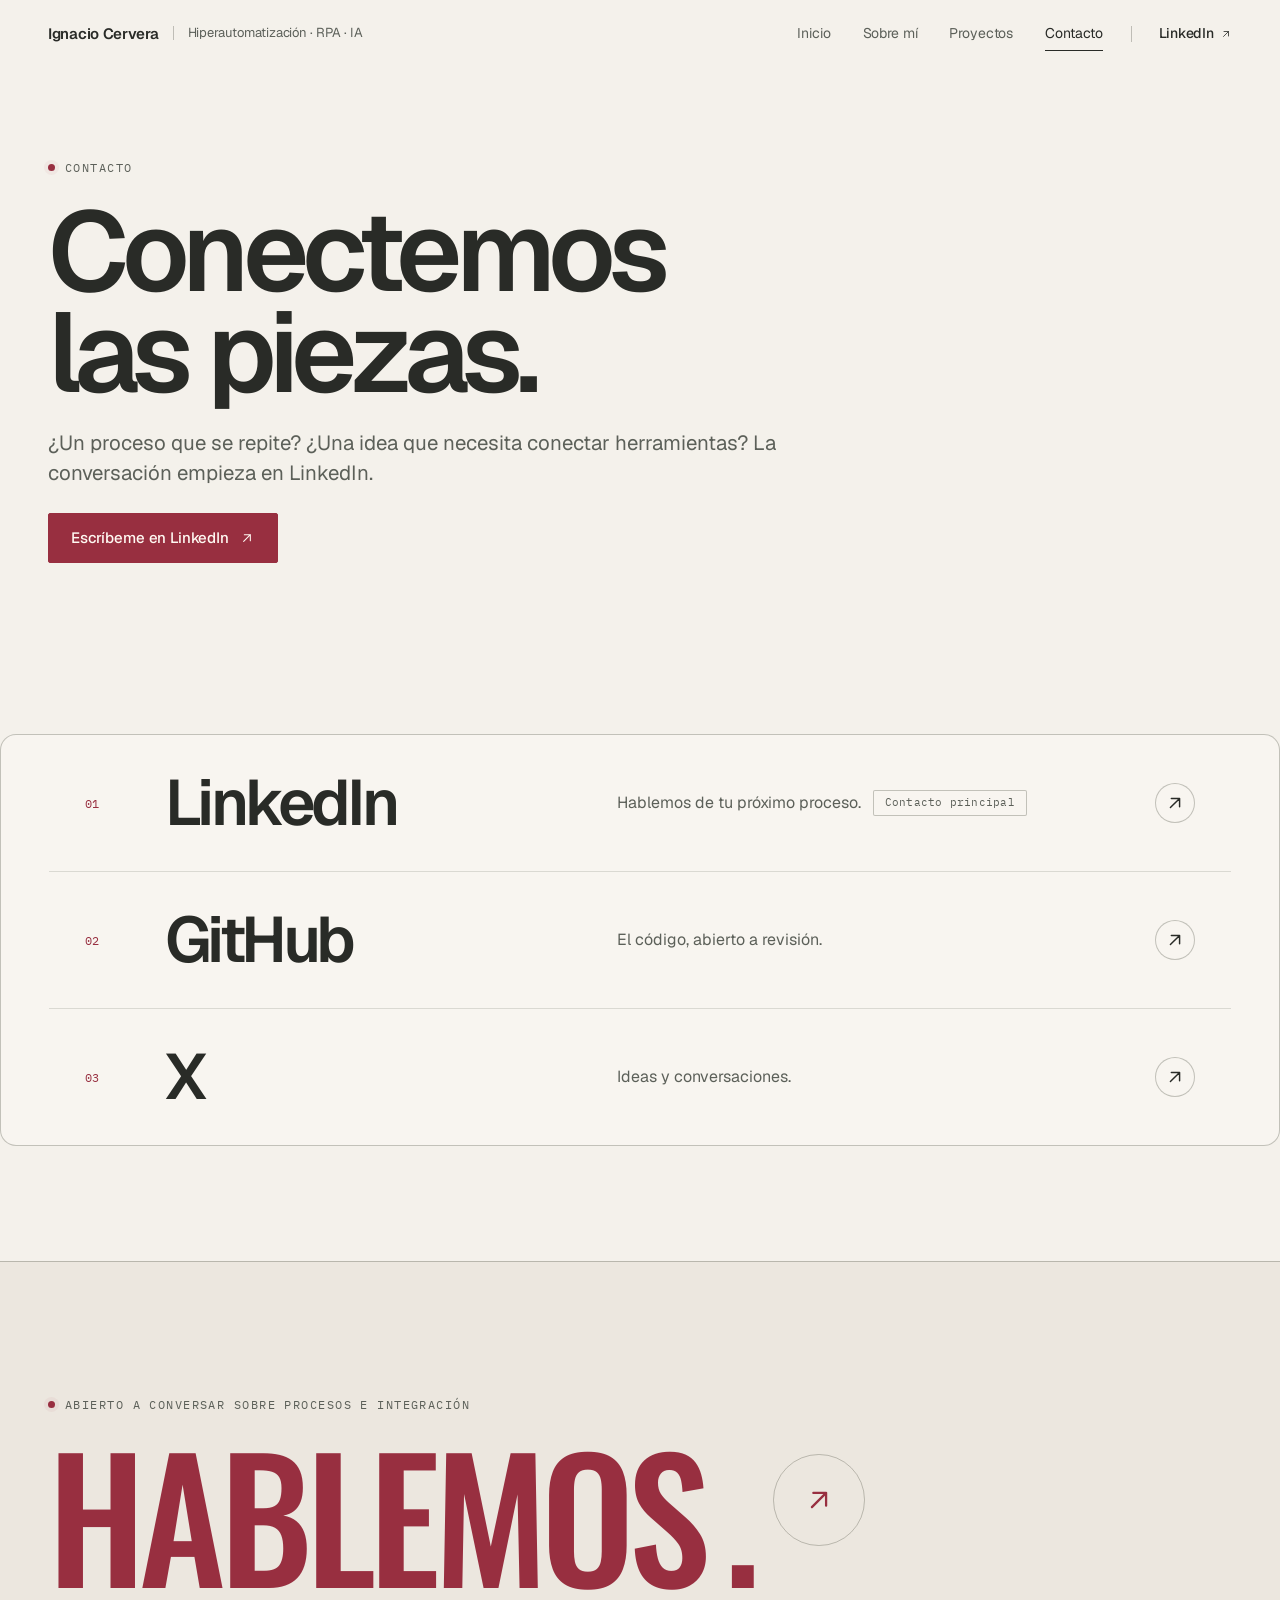
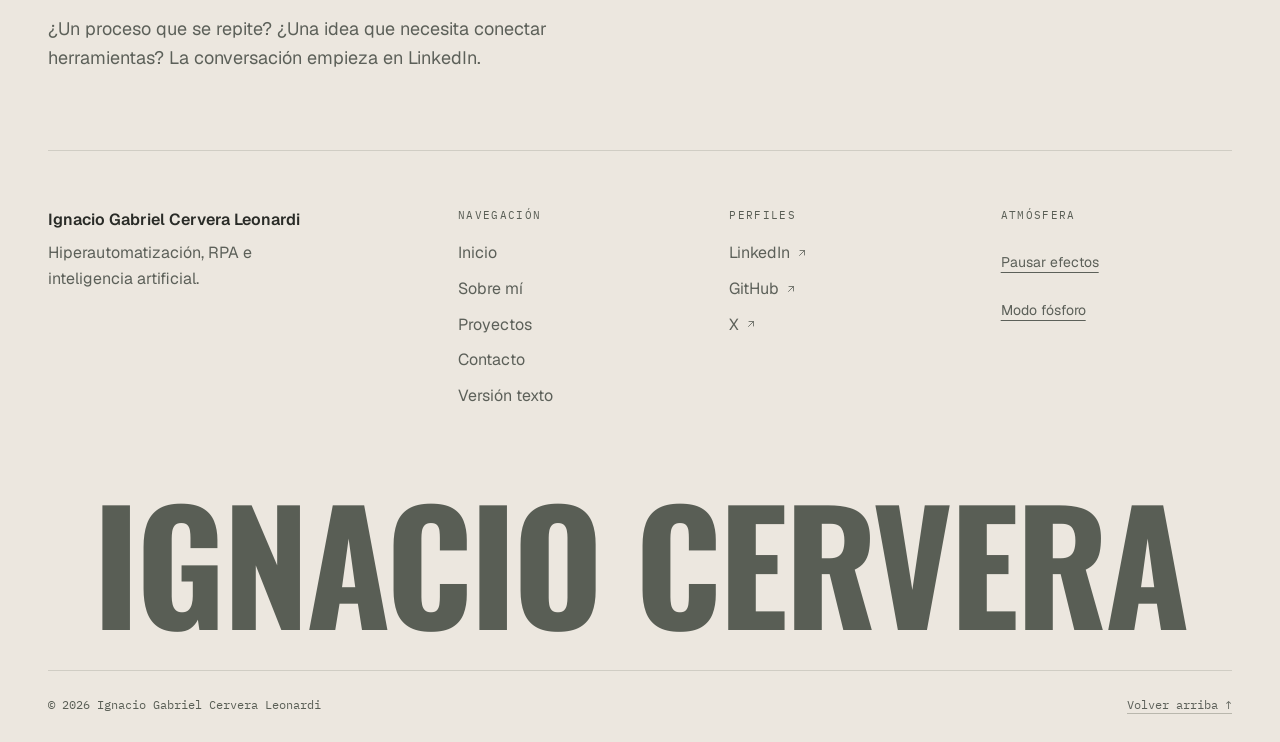
<file: contacto/index.html>
<!DOCTYPE html><html lang="es" data-theme="red" data-view="site"><head><meta charset="UTF-8"><meta name="viewport" content="width=device-width, initial-scale=1"><meta name="generator" content="Astro v7.4.7"><title>Contacto · Ignacio Cervera · RPA y orquestación agéntica</title><meta name="description" content="Habla con Ignacio Cervera sobre RPA, UiPath, Appian y orquestación agéntica. Contacta por LinkedIn y consulta sus proyectos en GitHub y su perfil en X."><link rel="preload" href="/_astro/geist-latin-wght-normal.BgDaEnEv.woff2" as="font" type="font/woff2" crossorigin="anonymous"><meta name="robots" content="index, follow, max-image-preview:large"><meta name="theme-color" content="#f4f1eb"><meta property="og:type" content="website"><meta property="og:locale" content="es_ES"><meta property="og:site_name" content="Portfolio de Ignacio Cervera"><meta property="og:title" content="Contacto · Ignacio Cervera · RPA y orquestación agéntica"><meta property="og:description" content="Habla con Ignacio Cervera sobre RPA, UiPath, Appian y orquestación agéntica. Contacta por LinkedIn y consulta sus proyectos en GitHub y su perfil en X."><meta property="og:image" content="https://ceutryharder.github.io/og.png"><meta property="og:image:width" content="1200"><meta property="og:image:height" content="630"><meta property="og:image:type" content="image/png"><meta property="og:image:alt" content="Ignacio Cervera. RPA, low-code y orquestación agéntica."><meta name="twitter:card" content="summary_large_image"><meta name="twitter:image" content="https://ceutryharder.github.io/og.png"><meta name="twitter:image:alt" content="Portfolio de Ignacio Cervera"><link rel="canonical" href="https://ceutryharder.github.io/contacto"><link rel="alternate" hreflang="es-ES" href="https://ceutryharder.github.io/contacto"><meta property="og:url" content="https://ceutryharder.github.io/contacto"><link rel="sitemap" href="/sitemap.xml"><script type="application/ld+json">{"@context":"https://schema.org","@graph":[{"@type":"Person","@id":"https://ceutryharder.github.io/#person","url":"https://ceutryharder.github.io/","name":"Ignacio Gabriel Cervera Leonardi","description":"Hiperautomatización, RPA e inteligencia artificial.","sameAs":["https://www.linkedin.com/in/ignacio-cervera-leonardi1a895a330/","https://github.com/CeuTryharder","https://x.com/dokkankuriri"],"knowsAbout":["UiPath","RPA","Appian","Inteligencia artificial","Orquestación agéntica"]},{"@type":"WebSite","name":"Portfolio de Ignacio Cervera","inLanguage":"es-ES","@id":"https://ceutryharder.github.io/#website","url":"https://ceutryharder.github.io/","author":{"@id":"https://ceutryharder.github.io/#person"}}]}</script><link rel="icon" type="image/svg+xml" href="/favicon.svg?v=torii-1"><script>(() => {
  const root = document.documentElement;
  try {
    if (root.dataset.view !== 'reading' && localStorage.getItem('primal-crt') === 'on') root.dataset.crt = 'on';
    if (localStorage.getItem('primal-effects') === 'off') root.dataset.effects = 'off';
  } catch { /* El contenido sigue disponible sin almacenamiento. */ }
})();
</script><link rel="stylesheet" href="/_astro/Layout.DwjVMSWP.css"></head><body><a class="skip-link" href="#contenido">Saltar al contenido</a><header class="site-header" data-header><div class="container header-inner"><a class="brand" href="/" aria-label="Ignacio Cervera, inicio"><span class="brand-name">Ignacio Cervera</span><span class="brand-role" aria-hidden="true">Hiperautomatización · RPA · IA</span></a><nav class="site-nav" id="site-nav" aria-label="Navegación principal"><ul><li><a href="/">Inicio</a></li><li><a href="/sobre-mi">Sobre mí</a></li><li><a href="/proyectos">Proyectos</a></li><li><a href="/contacto" aria-current="page">Contacto</a></li></ul></nav><div class="header-actions"><a class="header-cta" aria-label="LinkedIn de Ignacio Cervera" href="https://www.linkedin.com/in/ignacio-cervera-leonardi1a895a330/" rel="noopener noreferrer">LinkedIn <svg width="12" height="12" viewBox="0 0 24 24" fill="none" stroke="currentColor" stroke-width="1.6" stroke-linecap="round" stroke-linejoin="round" aria-hidden="true"><path d="M7 17 17 7M8 7h9v9"></path></svg></a><button class="menu-toggle" type="button" aria-controls="site-nav" aria-expanded="false" data-menu-toggle hidden><span class="sr-only">Abrir menú</span><span class="menu-icon" aria-hidden="true"><i></i><i></i></span></button></div></div></header><main id="contenido" tabindex="-1"><section class="page-hero"><div class="container"><p class="eyebrow"><span class="dot" aria-hidden="true"></span> Contacto</p><h1>Conectemos<br>las piezas<span class="text-accent">.</span></h1><p class="page-lead">¿Un proceso que se repite? ¿Una idea que necesita conectar herramientas? La conversación empieza en LinkedIn.</p><a class="button button-primary" href="https://www.linkedin.com/in/ignacio-cervera-leonardi1a895a330/" rel="noopener noreferrer">Escríbeme en LinkedIn <svg width="16" height="16" viewBox="0 0 24 24" fill="none" stroke="currentColor" stroke-width="1.6" stroke-linecap="round" stroke-linejoin="round" aria-hidden="true"><path d="M7 17 17 7M8 7h9v9"></path></svg></a></div></section><section class="section section-tight" aria-label="Perfiles de contacto"><ul class="container contact-list"><li data-reveal><a class="contact-row" href="https://www.linkedin.com/in/ignacio-cervera-leonardi1a895a330/" rel="noopener noreferrer"><span class="index">01</span><span class="contact-network">LinkedIn</span><span class="contact-label">Hablemos de tu próximo proceso.<span class="pill">Contacto principal</span></span><span class="card-arrow"><svg width="22" height="22" viewBox="0 0 24 24" fill="none" stroke="currentColor" stroke-width="1.6" stroke-linecap="round" stroke-linejoin="round" aria-hidden="true"><path d="M7 17 17 7M8 7h9v9"></path></svg></span></a></li><li data-reveal><a class="contact-row" href="https://github.com/CeuTryharder" rel="noopener noreferrer"><span class="index">02</span><span class="contact-network">GitHub</span><span class="contact-label">El código, abierto a revisión.</span><span class="card-arrow"><svg width="22" height="22" viewBox="0 0 24 24" fill="none" stroke="currentColor" stroke-width="1.6" stroke-linecap="round" stroke-linejoin="round" aria-hidden="true"><path d="M7 17 17 7M8 7h9v9"></path></svg></span></a></li><li data-reveal><a class="contact-row" href="https://x.com/dokkankuriri" rel="noopener noreferrer"><span class="index">03</span><span class="contact-network">X</span><span class="contact-label">Ideas y conversaciones.</span><span class="card-arrow"><svg width="22" height="22" viewBox="0 0 24 24" fill="none" stroke="currentColor" stroke-width="1.6" stroke-linecap="round" stroke-linejoin="round" aria-hidden="true"><path d="M7 17 17 7M8 7h9v9"></path></svg></span></a></li></ul></section></main><footer class="site-footer"><div class="container"><section class="footer-cta" aria-labelledby="footer-cta-title"><p class="eyebrow"><span class="dot" aria-hidden="true"></span> Abierto a conversar sobre procesos e integración</p><h2 id="footer-cta-title"><a class="footer-cta-link" aria-label="Hablemos en LinkedIn" href="https://www.linkedin.com/in/ignacio-cervera-leonardi1a895a330/" rel="noopener noreferrer">Hablemos<span class="text-accent">.</span><span class="footer-cta-arrow" aria-hidden="true"><svg width="56" height="56" viewBox="0 0 24 24" fill="none" stroke="currentColor" stroke-width="1.6" stroke-linecap="round" stroke-linejoin="round" aria-hidden="true"><path d="M7 17 17 7M8 7h9v9"></path></svg></span></a></h2><p class="footer-cta-note">¿Un proceso que se repite? ¿Una idea que necesita conectar herramientas? La conversación empieza en LinkedIn.</p></section><div class="footer-grid"><div class="footer-col footer-about"><p class="footer-title">Ignacio Gabriel Cervera Leonardi</p><p>Hiperautomatización, RPA e inteligencia artificial.</p></div><nav class="footer-col" aria-label="Navegación del pie"><p class="footer-label">Navegación</p><ul><li><a href="/">Inicio</a></li><li><a href="/sobre-mi">Sobre mí</a></li><li><a href="/proyectos">Proyectos</a></li><li><a href="/contacto">Contacto</a></li><li><a href="/lectura">Versión texto</a></li></ul></nav><div class="footer-col"><p class="footer-label">Perfiles</p><ul><li><a href="https://www.linkedin.com/in/ignacio-cervera-leonardi1a895a330/" rel="noopener noreferrer">LinkedIn<svg width="12" height="12" viewBox="0 0 24 24" fill="none" stroke="currentColor" stroke-width="1.6" stroke-linecap="round" stroke-linejoin="round" aria-hidden="true"><path d="M7 17 17 7M8 7h9v9"></path></svg></a></li><li><a href="https://github.com/CeuTryharder" rel="noopener noreferrer">GitHub<svg width="12" height="12" viewBox="0 0 24 24" fill="none" stroke="currentColor" stroke-width="1.6" stroke-linecap="round" stroke-linejoin="round" aria-hidden="true"><path d="M7 17 17 7M8 7h9v9"></path></svg></a></li><li><a href="https://x.com/dokkankuriri" rel="noopener noreferrer">X<svg width="12" height="12" viewBox="0 0 24 24" fill="none" stroke="currentColor" stroke-width="1.6" stroke-linecap="round" stroke-linejoin="round" aria-hidden="true"><path d="M7 17 17 7M8 7h9v9"></path></svg></a></li></ul></div><div class="footer-col" hidden data-appearance-controls><p class="footer-label">Atmósfera</p><div class="appearance-controls"><button type="button" data-effects-toggle aria-pressed="false">Pausar efectos</button><button type="button" data-crt-toggle aria-pressed="false">Modo fósforo</button></div></div></div><p class="footer-wordmark" aria-hidden="true">Ignacio Cervera</p><div class="footer-bottom"><span>© 2026 Ignacio Gabriel Cervera Leonardi</span><a href="#contenido" class="quiet-link">Volver arriba ↑</a></div></div></footer><button class="crt-exit" type="button" data-crt-toggle aria-pressed="false" hidden>Salir del modo fósforo <span aria-hidden="true">×</span></button><script type="module" src="/_astro/Layout.astro_astro_type_script_index_0_lang.s9Yortgr.js"></script></body></html>
</file>
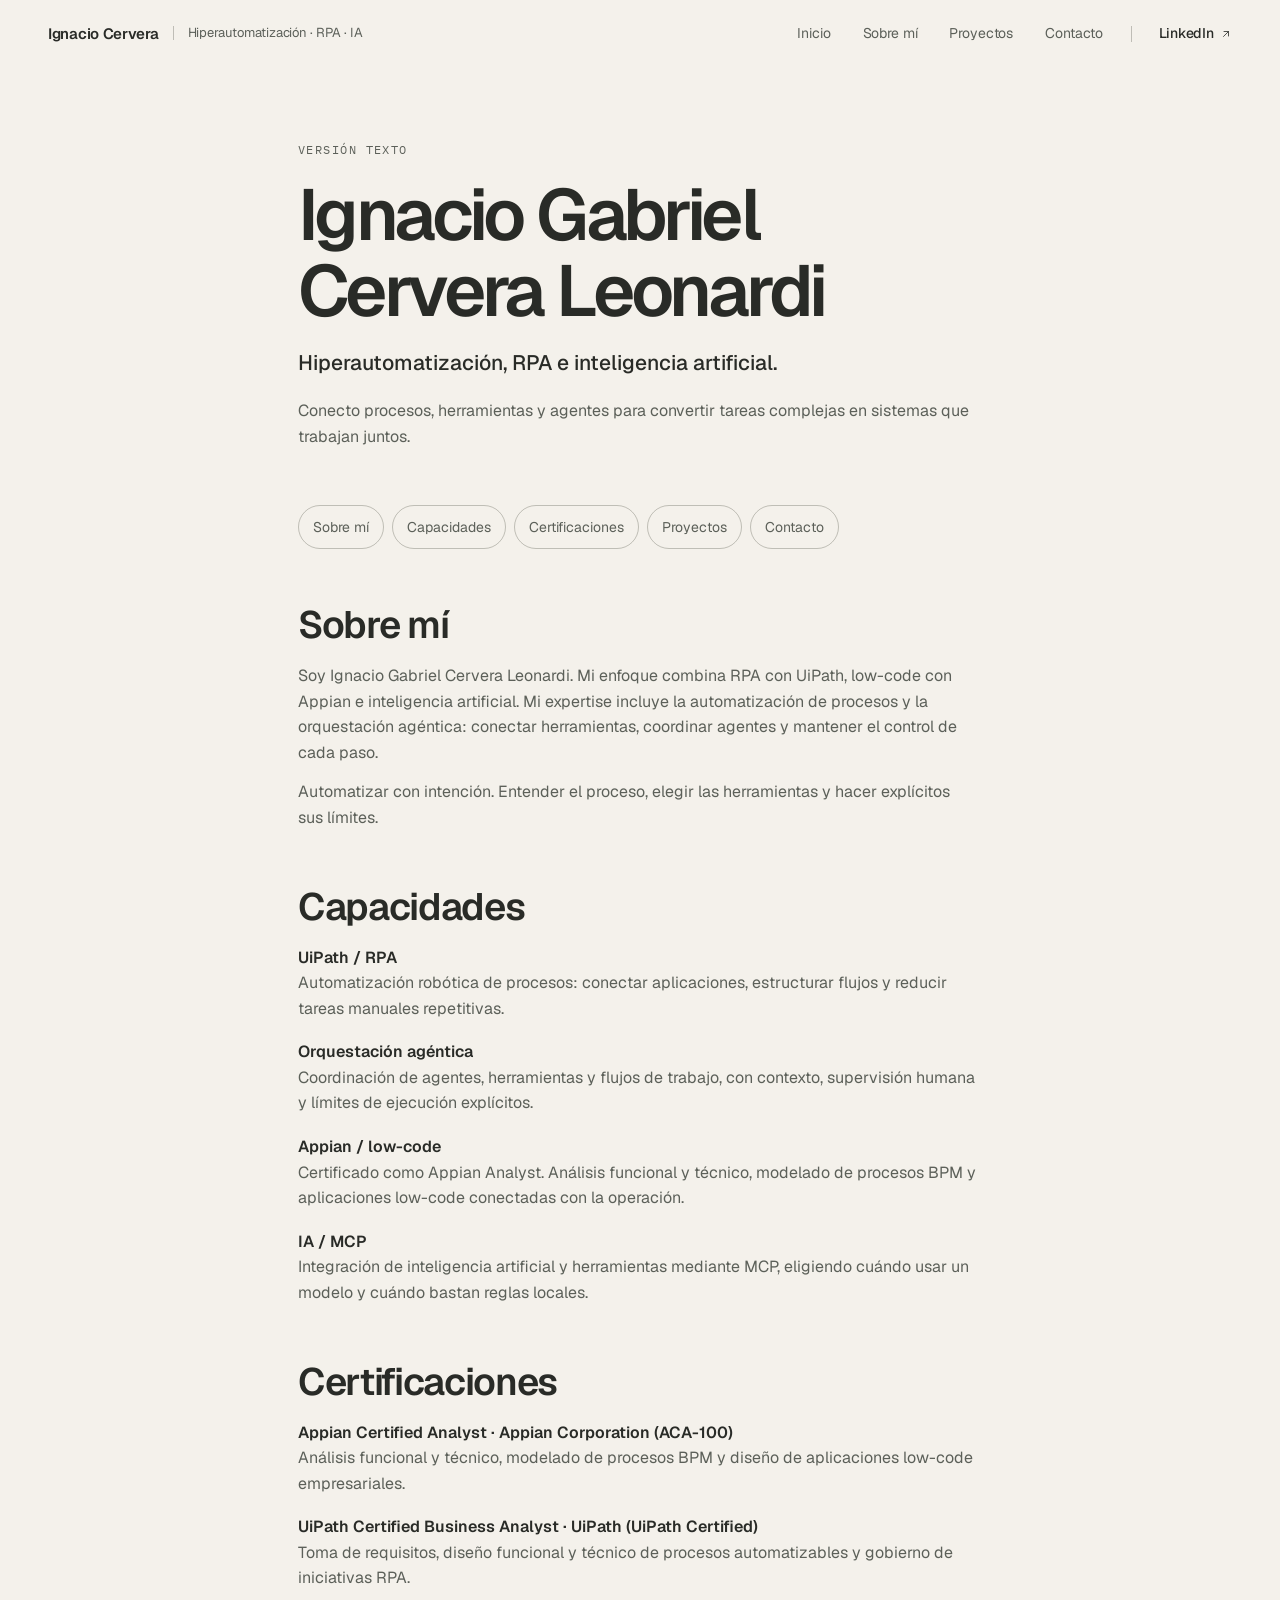
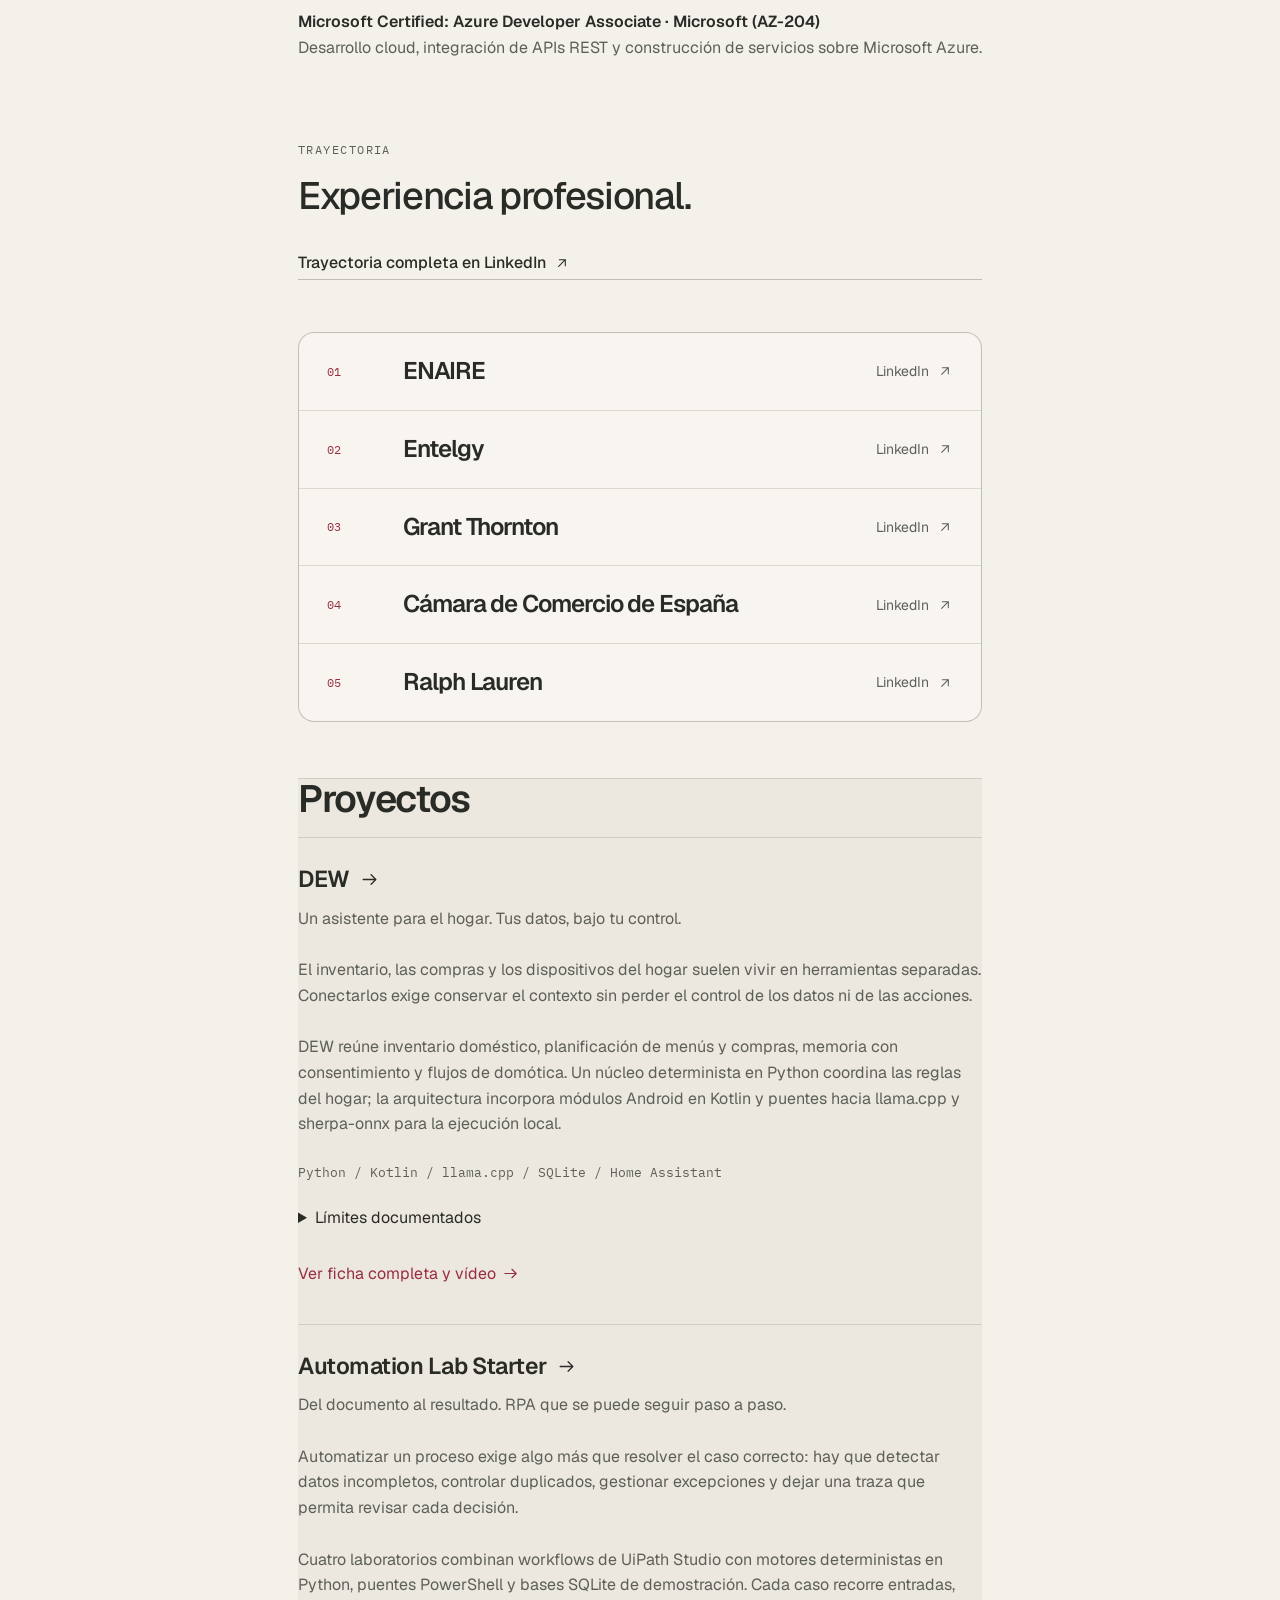
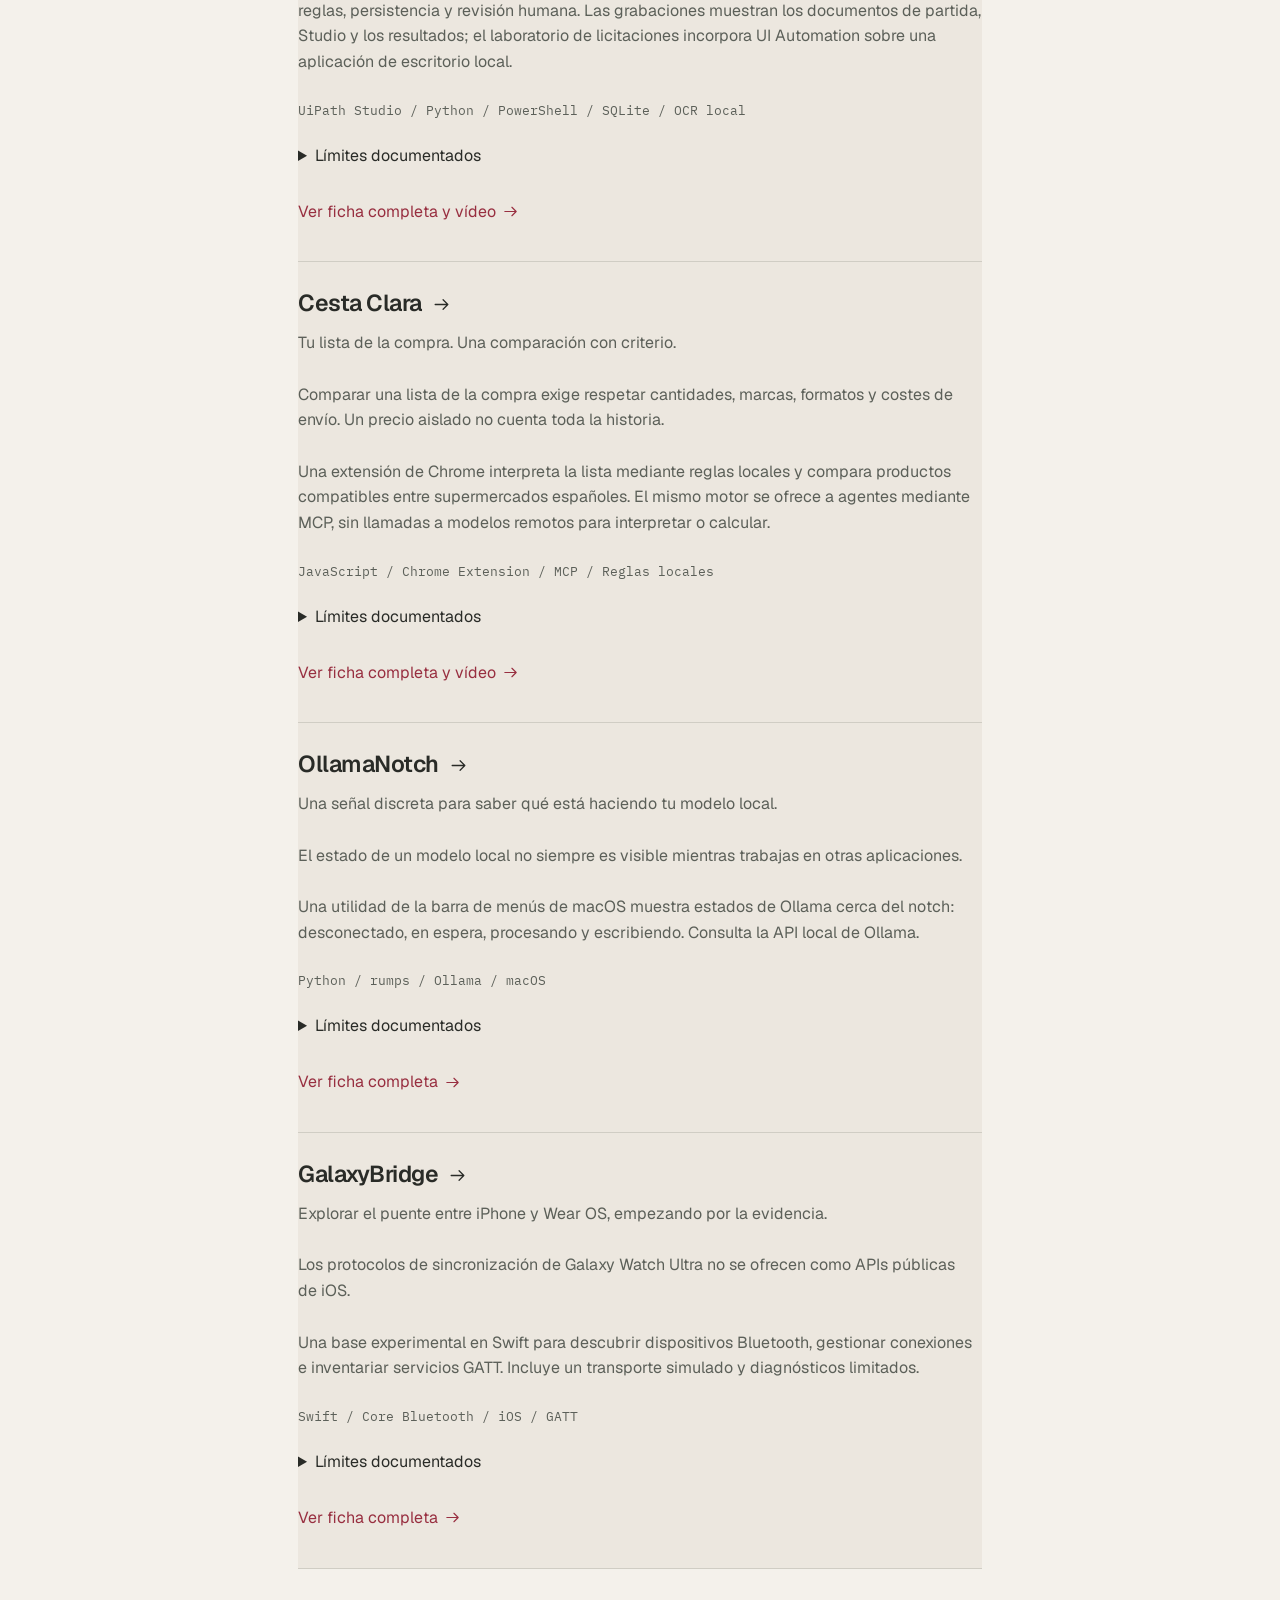
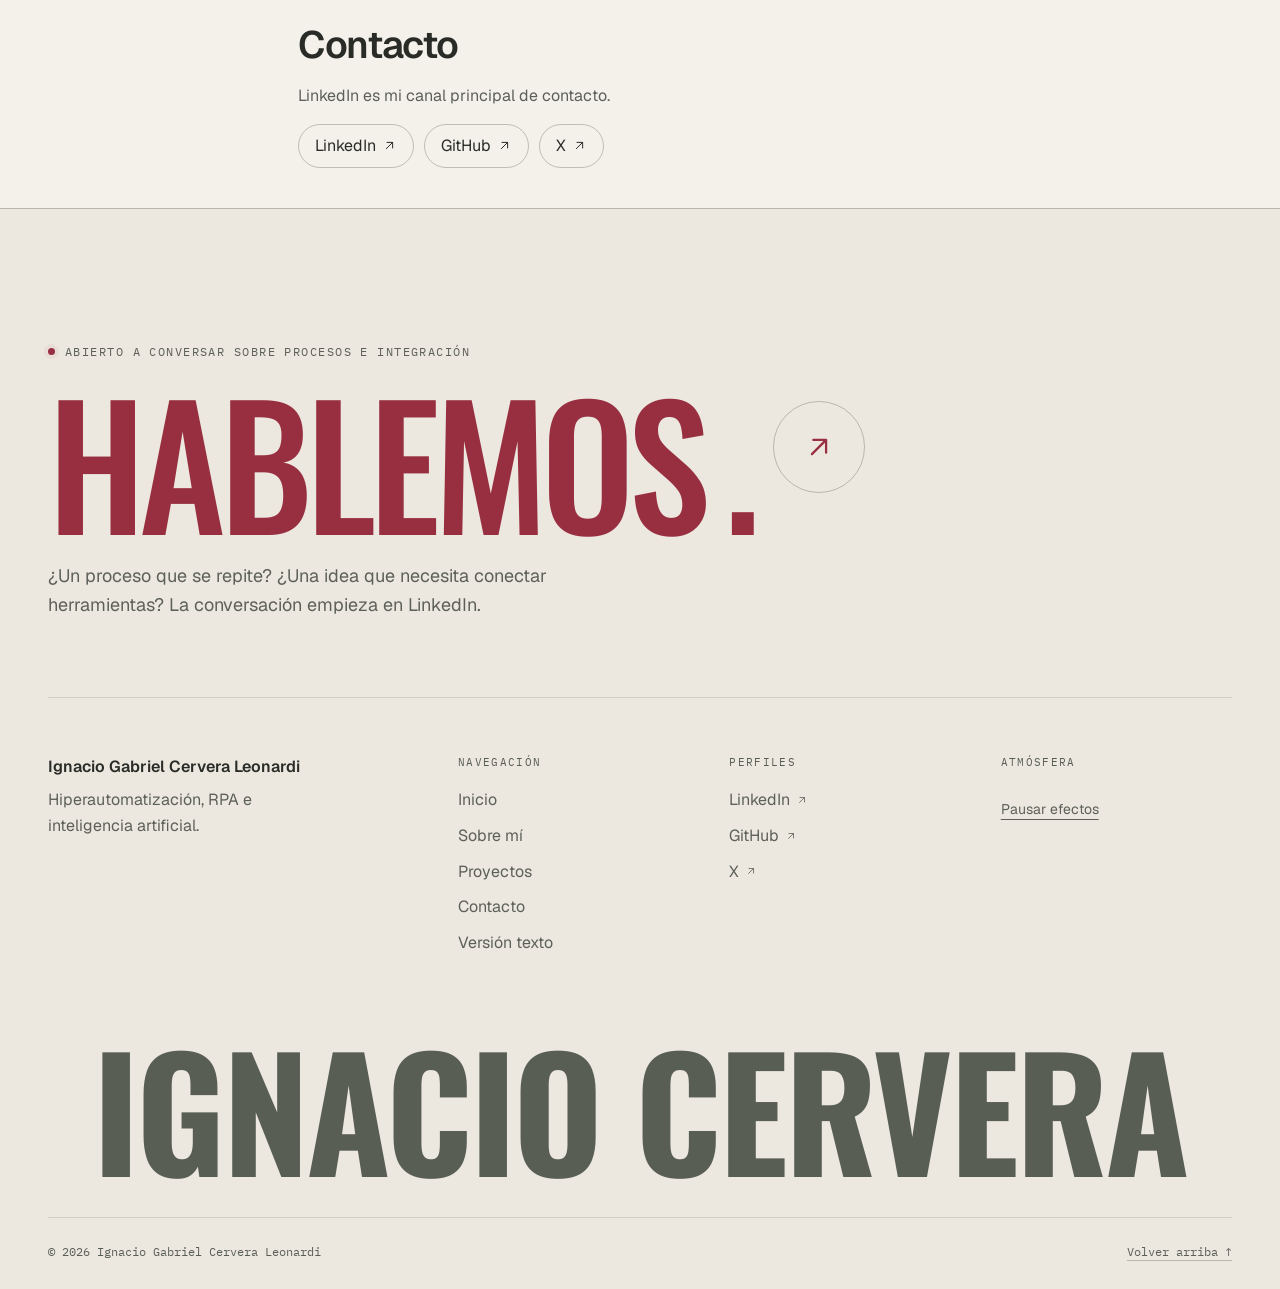
<file: lectura/index.html>
<!DOCTYPE html><html lang="es" data-theme="red" data-view="reading"><head><meta charset="UTF-8"><meta name="viewport" content="width=device-width, initial-scale=1"><meta name="generator" content="Astro v7.4.7"><title>Portfolio en lectura rápida · Ignacio Cervera</title><meta name="description" content="Lee el portfolio de Ignacio Cervera en formato documental: presentación, capacidades en RPA e IA, proyectos con límites documentados y contacto."><link rel="preload" href="/_astro/geist-latin-wght-normal.BgDaEnEv.woff2" as="font" type="font/woff2" crossorigin="anonymous"><meta name="robots" content="noindex, follow"><meta name="theme-color" content="#f4f1eb"><meta property="og:type" content="website"><meta property="og:locale" content="es_ES"><meta property="og:site_name" content="Portfolio de Ignacio Cervera"><meta property="og:title" content="Portfolio en lectura rápida · Ignacio Cervera"><meta property="og:description" content="Lee el portfolio de Ignacio Cervera en formato documental: presentación, capacidades en RPA e IA, proyectos con límites documentados y contacto."><meta property="og:image" content="https://ceutryharder.github.io/og.png"><meta property="og:image:width" content="1200"><meta property="og:image:height" content="630"><meta property="og:image:type" content="image/png"><meta property="og:image:alt" content="Ignacio Cervera. RPA, low-code y orquestación agéntica."><meta name="twitter:card" content="summary_large_image"><meta name="twitter:image" content="https://ceutryharder.github.io/og.png"><meta name="twitter:image:alt" content="Portfolio de Ignacio Cervera"><link rel="canonical" href="https://ceutryharder.github.io/lectura"><link rel="alternate" hreflang="es-ES" href="https://ceutryharder.github.io/lectura"><meta property="og:url" content="https://ceutryharder.github.io/lectura"><link rel="sitemap" href="/sitemap.xml"><script type="application/ld+json">{"@context":"https://schema.org","@graph":[{"@type":"Person","@id":"https://ceutryharder.github.io/#person","url":"https://ceutryharder.github.io/","name":"Ignacio Gabriel Cervera Leonardi","description":"Hiperautomatización, RPA e inteligencia artificial.","sameAs":["https://www.linkedin.com/in/ignacio-cervera-leonardi1a895a330/","https://github.com/CeuTryharder","https://x.com/dokkankuriri"],"knowsAbout":["UiPath","RPA","Appian","Inteligencia artificial","Orquestación agéntica"]},{"@type":"WebSite","name":"Portfolio de Ignacio Cervera","inLanguage":"es-ES","@id":"https://ceutryharder.github.io/#website","url":"https://ceutryharder.github.io/","author":{"@id":"https://ceutryharder.github.io/#person"}}]}</script><link rel="icon" type="image/svg+xml" href="/favicon.svg?v=torii-1"><script>(() => {
  const root = document.documentElement;
  try {
    if (root.dataset.view !== 'reading' && localStorage.getItem('primal-crt') === 'on') root.dataset.crt = 'on';
    if (localStorage.getItem('primal-effects') === 'off') root.dataset.effects = 'off';
  } catch { /* El contenido sigue disponible sin almacenamiento. */ }
})();
</script><link rel="stylesheet" href="/_astro/Layout.DwjVMSWP.css"></head><body><a class="skip-link" href="#contenido">Saltar al contenido</a><header class="site-header" data-header><div class="container header-inner"><a class="brand" href="/" aria-label="Ignacio Cervera, inicio"><span class="brand-name">Ignacio Cervera</span><span class="brand-role" aria-hidden="true">Hiperautomatización · RPA · IA</span></a><nav class="site-nav" id="site-nav" aria-label="Navegación principal"><ul><li><a href="/">Inicio</a></li><li><a href="/sobre-mi">Sobre mí</a></li><li><a href="/proyectos">Proyectos</a></li><li><a href="/contacto">Contacto</a></li></ul></nav><div class="header-actions"><a class="header-cta" aria-label="LinkedIn de Ignacio Cervera" href="https://www.linkedin.com/in/ignacio-cervera-leonardi1a895a330/" rel="noopener noreferrer">LinkedIn <svg width="12" height="12" viewBox="0 0 24 24" fill="none" stroke="currentColor" stroke-width="1.6" stroke-linecap="round" stroke-linejoin="round" aria-hidden="true"><path d="M7 17 17 7M8 7h9v9"></path></svg></a><button class="menu-toggle" type="button" aria-controls="site-nav" aria-expanded="false" data-menu-toggle hidden><span class="sr-only">Abrir menú</span><span class="menu-icon" aria-hidden="true"><i></i><i></i></span></button></div></div></header><main id="contenido" tabindex="-1"><article class="container reading-document"><header class="reading-header"><p class="eyebrow">Versión texto</p><h1>Ignacio Gabriel Cervera Leonardi</h1><p class="reading-specialty">Hiperautomatización, RPA e inteligencia artificial.</p><p>Conecto procesos, herramientas y agentes para convertir tareas complejas en sistemas que trabajan juntos.</p></header><nav class="document-index" aria-label="Índice del portfolio"><a href="#presentacion">Sobre mí</a><a href="#capacidades">Capacidades</a><a href="#certificaciones">Certificaciones</a><a href="#trabajo">Proyectos</a><a href="#conectar">Contacto</a></nav><section id="presentacion"><h2>Sobre mí</h2><p>Soy Ignacio Gabriel Cervera Leonardi. Mi enfoque combina RPA con UiPath, low-code con Appian e inteligencia artificial. Mi expertise incluye la automatización de procesos y la orquestación agéntica: conectar herramientas, coordinar agentes y mantener el control de cada paso.</p><p>Automatizar con intención. Entender el proceso, elegir las herramientas y hacer explícitos sus límites.</p></section><section id="capacidades"><h2>Capacidades</h2><dl class="reading-skills"><div><dt>UiPath / RPA</dt><dd>Automatización robótica de procesos: conectar aplicaciones, estructurar flujos y reducir tareas manuales repetitivas.</dd></div><div><dt>Orquestación agéntica</dt><dd>Coordinación de agentes, herramientas y flujos de trabajo, con contexto, supervisión humana y límites de ejecución explícitos.</dd></div><div><dt>Appian / low-code</dt><dd>Certificado como Appian Analyst. Análisis funcional y técnico, modelado de procesos BPM y aplicaciones low-code conectadas con la operación.</dd></div><div><dt>IA / MCP</dt><dd>Integración de inteligencia artificial y herramientas mediante MCP, eligiendo cuándo usar un modelo y cuándo bastan reglas locales.</dd></div></dl></section><section id="certificaciones" class="cert-reading" aria-labelledby="certifications-title"><h2 id="certifications-title">Certificaciones</h2><dl class="reading-skills"><div><dt>Appian Certified Analyst · Appian Corporation (ACA-100)</dt><dd>Análisis funcional y técnico, modelado de procesos BPM y diseño de aplicaciones low-code empresariales.</dd></div><div><dt>UiPath Certified Business Analyst · UiPath (UiPath Certified)</dt><dd>Toma de requisitos, diseño funcional y técnico de procesos automatizables y gobierno de iniciativas RPA.</dd></div><div><dt>Microsoft Certified: Azure Developer Associate · Microsoft (AZ-204)</dt><dd>Desarrollo cloud, integración de APIs REST y construcción de servicios sobre Microsoft Azure.</dd></div></dl></section><section class="experience-section compact" aria-labelledby="experience-title" id="experiencia"><div class="section-head"><p class="eyebrow">Trayectoria</p><h2 id="experience-title">Experiencia profesional<span class="text-accent">.</span></h2><a class="link-arrow" href="https://www.linkedin.com/in/ignacio-cervera-leonardi1a895a330/" rel="noopener noreferrer">Trayectoria completa en LinkedIn <svg width="16" height="16" viewBox="0 0 24 24" fill="none" stroke="currentColor" stroke-width="1.6" stroke-linecap="round" stroke-linejoin="round" aria-hidden="true"><path d="M7 17 17 7M8 7h9v9"></path></svg></a></div><ul class="experience-list"><li data-reveal><span class="index">01</span><h3>ENAIRE</h3><a class="row-link" aria-label="Consultar mi experiencia en ENAIRE en LinkedIn" href="https://www.linkedin.com/in/ignacio-cervera-leonardi1a895a330/" rel="noopener noreferrer"><span>LinkedIn</span><svg width="16" height="16" viewBox="0 0 24 24" fill="none" stroke="currentColor" stroke-width="1.6" stroke-linecap="round" stroke-linejoin="round" aria-hidden="true"><path d="M7 17 17 7M8 7h9v9"></path></svg></a></li><li data-reveal><span class="index">02</span><h3>Entelgy</h3><a class="row-link" aria-label="Consultar mi experiencia en Entelgy en LinkedIn" href="https://www.linkedin.com/in/ignacio-cervera-leonardi1a895a330/" rel="noopener noreferrer"><span>LinkedIn</span><svg width="16" height="16" viewBox="0 0 24 24" fill="none" stroke="currentColor" stroke-width="1.6" stroke-linecap="round" stroke-linejoin="round" aria-hidden="true"><path d="M7 17 17 7M8 7h9v9"></path></svg></a></li><li data-reveal><span class="index">03</span><h3>Grant Thornton</h3><a class="row-link" aria-label="Consultar mi experiencia en Grant Thornton en LinkedIn" href="https://www.linkedin.com/in/ignacio-cervera-leonardi1a895a330/" rel="noopener noreferrer"><span>LinkedIn</span><svg width="16" height="16" viewBox="0 0 24 24" fill="none" stroke="currentColor" stroke-width="1.6" stroke-linecap="round" stroke-linejoin="round" aria-hidden="true"><path d="M7 17 17 7M8 7h9v9"></path></svg></a></li><li data-reveal><span class="index">04</span><h3>Cámara de Comercio de España</h3><a class="row-link" aria-label="Consultar mi experiencia en Cámara de Comercio de España en LinkedIn" href="https://www.linkedin.com/in/ignacio-cervera-leonardi1a895a330/" rel="noopener noreferrer"><span>LinkedIn</span><svg width="16" height="16" viewBox="0 0 24 24" fill="none" stroke="currentColor" stroke-width="1.6" stroke-linecap="round" stroke-linejoin="round" aria-hidden="true"><path d="M7 17 17 7M8 7h9v9"></path></svg></a></li><li data-reveal><span class="index">05</span><h3>Ralph Lauren</h3><a class="row-link" aria-label="Consultar mi experiencia en Ralph Lauren en LinkedIn" href="https://www.linkedin.com/in/ignacio-cervera-leonardi1a895a330/" rel="noopener noreferrer"><span>LinkedIn</span><svg width="16" height="16" viewBox="0 0 24 24" fill="none" stroke="currentColor" stroke-width="1.6" stroke-linecap="round" stroke-linejoin="round" aria-hidden="true"><path d="M7 17 17 7M8 7h9v9"></path></svg></a></li></ul></section><section id="trabajo"><h2>Proyectos</h2><section class="reading-project"><h3><a href="/proyectos/dew">DEW <svg width="19" height="19" viewBox="0 0 24 24" fill="none" stroke="currentColor" stroke-width="1.6" stroke-linecap="round" stroke-linejoin="round" aria-hidden="true"><path d="M4 12h16m-6-6 6 6-6 6"></path></svg></a></h3><p>Un asistente para el hogar. Tus datos, bajo tu control.</p><p>El inventario, las compras y los dispositivos del hogar suelen vivir en herramientas separadas. Conectarlos exige conservar el contexto sin perder el control de los datos ni de las acciones.</p><p>DEW reúne inventario doméstico, planificación de menús y compras, memoria con consentimiento y flujos de domótica. Un núcleo determinista en Python coordina las reglas del hogar; la arquitectura incorpora módulos Android en Kotlin y puentes hacia llama.cpp y sherpa-onnx para la ejecución local.</p><p class="reading-tech">Python / Kotlin / llama.cpp / SQLite / Home Assistant</p><details><summary>Límites documentados</summary><ul><li>La grabación muestra el simulador web conectado a dew_core con datos de demostración; no acredita una ejecución completa en un teléfono físico.</li><li>Las cifras de latencia, RAM e inferencia que aparecen en el panel del vídeo son anotaciones del grabador, no mediciones verificadas para este portfolio.</li><li>Los trámites se preparan con listas y enlaces oficiales; no se presentan ni firman automáticamente. Las acciones sensibles requieren confirmación.</li><li>La compatibilidad de modelos, voz y dispositivos domóticos debe validarse en el hardware y la red local de destino.</li></ul></details><a class="text-link" href="/proyectos/dew">Ver ficha completa y vídeo <svg width="17" height="17" viewBox="0 0 24 24" fill="none" stroke="currentColor" stroke-width="1.6" stroke-linecap="round" stroke-linejoin="round" aria-hidden="true"><path d="M4 12h16m-6-6 6 6-6 6"></path></svg></a></section><section class="reading-project"><h3><a href="/proyectos/automation-lab">Automation Lab Starter <svg width="19" height="19" viewBox="0 0 24 24" fill="none" stroke="currentColor" stroke-width="1.6" stroke-linecap="round" stroke-linejoin="round" aria-hidden="true"><path d="M4 12h16m-6-6 6 6-6 6"></path></svg></a></h3><p>Del documento al resultado. RPA que se puede seguir paso a paso.</p><p>Automatizar un proceso exige algo más que resolver el caso correcto: hay que detectar datos incompletos, controlar duplicados, gestionar excepciones y dejar una traza que permita revisar cada decisión.</p><p>Cuatro laboratorios combinan workflows de UiPath Studio con motores deterministas en Python, puentes PowerShell y bases SQLite de demostración. Cada caso recorre entradas, reglas, persistencia y revisión humana. Las grabaciones muestran los documentos de partida, Studio y los resultados; el laboratorio de licitaciones incorpora UI Automation sobre una aplicación de escritorio local.</p><p class="reading-tech">UiPath Studio / Python / PowerShell / SQLite / OCR local</p><details><summary>Límites documentados</summary><ul><li>Los documentos, clientes, tickets, vehículos y expedientes son sintéticos. ERP, CRM, ITSM y portal de contratación son entornos locales de demostración.</li><li>Document Understanding cloud, colas de Orchestrator, Qdrant y conexiones a sistemas comerciales o portales oficiales siguen pendientes de integración.</li><li>Los vídeos editan las etapas y resultados de las ejecuciones documentadas; su duración no mide ahorro humano ni retorno económico.</li><li>Las acciones sensibles y propuestas requieren revisión. Los laboratorios no pagan facturas, envían ofertas, desbloquean cuentas ni presentan licitaciones.</li></ul></details><a class="text-link" href="/proyectos/automation-lab">Ver ficha completa y vídeo <svg width="17" height="17" viewBox="0 0 24 24" fill="none" stroke="currentColor" stroke-width="1.6" stroke-linecap="round" stroke-linejoin="round" aria-hidden="true"><path d="M4 12h16m-6-6 6 6-6 6"></path></svg></a></section><section class="reading-project"><h3><a href="/proyectos/cesta-clara">Cesta Clara <svg width="19" height="19" viewBox="0 0 24 24" fill="none" stroke="currentColor" stroke-width="1.6" stroke-linecap="round" stroke-linejoin="round" aria-hidden="true"><path d="M4 12h16m-6-6 6 6-6 6"></path></svg></a></h3><p>Tu lista de la compra. Una comparación con criterio.</p><p>Comparar una lista de la compra exige respetar cantidades, marcas, formatos y costes de envío. Un precio aislado no cuenta toda la historia.</p><p>Una extensión de Chrome interpreta la lista mediante reglas locales y compara productos compatibles entre supermercados españoles. El mismo motor se ofrece a agentes mediante MCP, sin llamadas a modelos remotos para interpretar o calcular.</p><p class="reading-tech">JavaScript / Chrome Extension / MCP / Reglas locales</p><details><summary>Límites documentados</summary><ul><li>La cobertura y el precio local deben confirmarse en la tienda. Una consulta bloqueada o parcial no significa que el producto no exista.</li><li>La muestra incluida es histórica. Los precios de más de 24 horas, condicionados o caducados no completan una cesta.</li><li>Si faltan datos o los rangos se solapan, no se declara un ganador. Lidl y ALDI aportan precios de tienda física, sin cesta online compatible.</li><li>Puede preparar cantidades en carritos compatibles; nunca confirma ni paga pedidos. El dictado depende del navegador y puede enviar audio por Internet.</li></ul></details><a class="text-link" href="/proyectos/cesta-clara">Ver ficha completa y vídeo <svg width="17" height="17" viewBox="0 0 24 24" fill="none" stroke="currentColor" stroke-width="1.6" stroke-linecap="round" stroke-linejoin="round" aria-hidden="true"><path d="M4 12h16m-6-6 6 6-6 6"></path></svg></a></section><section class="reading-project"><h3><a href="/proyectos/ollamanotch">OllamaNotch <svg width="19" height="19" viewBox="0 0 24 24" fill="none" stroke="currentColor" stroke-width="1.6" stroke-linecap="round" stroke-linejoin="round" aria-hidden="true"><path d="M4 12h16m-6-6 6 6-6 6"></path></svg></a></h3><p>Una señal discreta para saber qué está haciendo tu modelo local.</p><p>El estado de un modelo local no siempre es visible mientras trabajas en otras aplicaciones.</p><p>Una utilidad de la barra de menús de macOS muestra estados de Ollama cerca del notch: desconectado, en espera, procesando y escribiendo. Consulta la API local de Ollama.</p><p class="reading-tech">Python / rumps / Ollama / macOS</p><details><summary>Límites documentados</summary><ul><li>Requiere macOS 12 o posterior, Python y Ollama instalado.</li><li>La detección de actividad usa heurísticas de VRAM y puede no ser precisa en configuraciones que usan CPU.</li></ul></details><a class="text-link" href="/proyectos/ollamanotch">Ver ficha completa  <svg width="17" height="17" viewBox="0 0 24 24" fill="none" stroke="currentColor" stroke-width="1.6" stroke-linecap="round" stroke-linejoin="round" aria-hidden="true"><path d="M4 12h16m-6-6 6 6-6 6"></path></svg></a></section><section class="reading-project"><h3><a href="/proyectos/galaxybridge">GalaxyBridge <svg width="19" height="19" viewBox="0 0 24 24" fill="none" stroke="currentColor" stroke-width="1.6" stroke-linecap="round" stroke-linejoin="round" aria-hidden="true"><path d="M4 12h16m-6-6 6 6-6 6"></path></svg></a></h3><p>Explorar el puente entre iPhone y Wear OS, empezando por la evidencia.</p><p>Los protocolos de sincronización de Galaxy Watch Ultra no se ofrecen como APIs públicas de iOS.</p><p>Una base experimental en Swift para descubrir dispositivos Bluetooth, gestionar conexiones e inventariar servicios GATT. Incluye un transporte simulado y diagnósticos limitados.</p><p class="reading-tech">Swift / Core Bluetooth / iOS / GATT</p><details><summary>Límites documentados</summary><ul><li>Todavía no empareja ni sincroniza un Galaxy Watch Ultra.</li><li>No ofrece sincronización de salud, llamadas ni notificaciones. La exploración Bluetooth requiere hardware físico.</li></ul></details><a class="text-link" href="/proyectos/galaxybridge">Ver ficha completa  <svg width="17" height="17" viewBox="0 0 24 24" fill="none" stroke="currentColor" stroke-width="1.6" stroke-linecap="round" stroke-linejoin="round" aria-hidden="true"><path d="M4 12h16m-6-6 6 6-6 6"></path></svg></a></section></section><section id="conectar"><h2>Contacto</h2><p>LinkedIn es mi canal principal de contacto.</p><ul class="reading-contacts"><li><a href="https://www.linkedin.com/in/ignacio-cervera-leonardi1a895a330/" rel="noopener noreferrer">LinkedIn<svg width="15" height="15" viewBox="0 0 24 24" fill="none" stroke="currentColor" stroke-width="1.6" stroke-linecap="round" stroke-linejoin="round" aria-hidden="true"><path d="M7 17 17 7M8 7h9v9"></path></svg></a></li><li><a href="https://github.com/CeuTryharder" rel="noopener noreferrer">GitHub<svg width="15" height="15" viewBox="0 0 24 24" fill="none" stroke="currentColor" stroke-width="1.6" stroke-linecap="round" stroke-linejoin="round" aria-hidden="true"><path d="M7 17 17 7M8 7h9v9"></path></svg></a></li><li><a href="https://x.com/dokkankuriri" rel="noopener noreferrer">X<svg width="15" height="15" viewBox="0 0 24 24" fill="none" stroke="currentColor" stroke-width="1.6" stroke-linecap="round" stroke-linejoin="round" aria-hidden="true"><path d="M7 17 17 7M8 7h9v9"></path></svg></a></li></ul></section></article></main><footer class="site-footer"><div class="container"><section class="footer-cta" aria-labelledby="footer-cta-title"><p class="eyebrow"><span class="dot" aria-hidden="true"></span> Abierto a conversar sobre procesos e integración</p><h2 id="footer-cta-title"><a class="footer-cta-link" aria-label="Hablemos en LinkedIn" href="https://www.linkedin.com/in/ignacio-cervera-leonardi1a895a330/" rel="noopener noreferrer">Hablemos<span class="text-accent">.</span><span class="footer-cta-arrow" aria-hidden="true"><svg width="56" height="56" viewBox="0 0 24 24" fill="none" stroke="currentColor" stroke-width="1.6" stroke-linecap="round" stroke-linejoin="round" aria-hidden="true"><path d="M7 17 17 7M8 7h9v9"></path></svg></span></a></h2><p class="footer-cta-note">¿Un proceso que se repite? ¿Una idea que necesita conectar herramientas? La conversación empieza en LinkedIn.</p></section><div class="footer-grid"><div class="footer-col footer-about"><p class="footer-title">Ignacio Gabriel Cervera Leonardi</p><p>Hiperautomatización, RPA e inteligencia artificial.</p></div><nav class="footer-col" aria-label="Navegación del pie"><p class="footer-label">Navegación</p><ul><li><a href="/">Inicio</a></li><li><a href="/sobre-mi">Sobre mí</a></li><li><a href="/proyectos">Proyectos</a></li><li><a href="/contacto">Contacto</a></li><li><a href="/lectura">Versión texto</a></li></ul></nav><div class="footer-col"><p class="footer-label">Perfiles</p><ul><li><a href="https://www.linkedin.com/in/ignacio-cervera-leonardi1a895a330/" rel="noopener noreferrer">LinkedIn<svg width="12" height="12" viewBox="0 0 24 24" fill="none" stroke="currentColor" stroke-width="1.6" stroke-linecap="round" stroke-linejoin="round" aria-hidden="true"><path d="M7 17 17 7M8 7h9v9"></path></svg></a></li><li><a href="https://github.com/CeuTryharder" rel="noopener noreferrer">GitHub<svg width="12" height="12" viewBox="0 0 24 24" fill="none" stroke="currentColor" stroke-width="1.6" stroke-linecap="round" stroke-linejoin="round" aria-hidden="true"><path d="M7 17 17 7M8 7h9v9"></path></svg></a></li><li><a href="https://x.com/dokkankuriri" rel="noopener noreferrer">X<svg width="12" height="12" viewBox="0 0 24 24" fill="none" stroke="currentColor" stroke-width="1.6" stroke-linecap="round" stroke-linejoin="round" aria-hidden="true"><path d="M7 17 17 7M8 7h9v9"></path></svg></a></li></ul></div><div class="footer-col" hidden data-appearance-controls><p class="footer-label">Atmósfera</p><div class="appearance-controls"><button type="button" data-effects-toggle aria-pressed="false">Pausar efectos</button></div></div></div><p class="footer-wordmark" aria-hidden="true">Ignacio Cervera</p><div class="footer-bottom"><span>© 2026 Ignacio Gabriel Cervera Leonardi</span><a href="#contenido" class="quiet-link">Volver arriba ↑</a></div></div></footer><script type="module" src="/_astro/Layout.astro_astro_type_script_index_0_lang.s9Yortgr.js"></script></body></html>
</file>
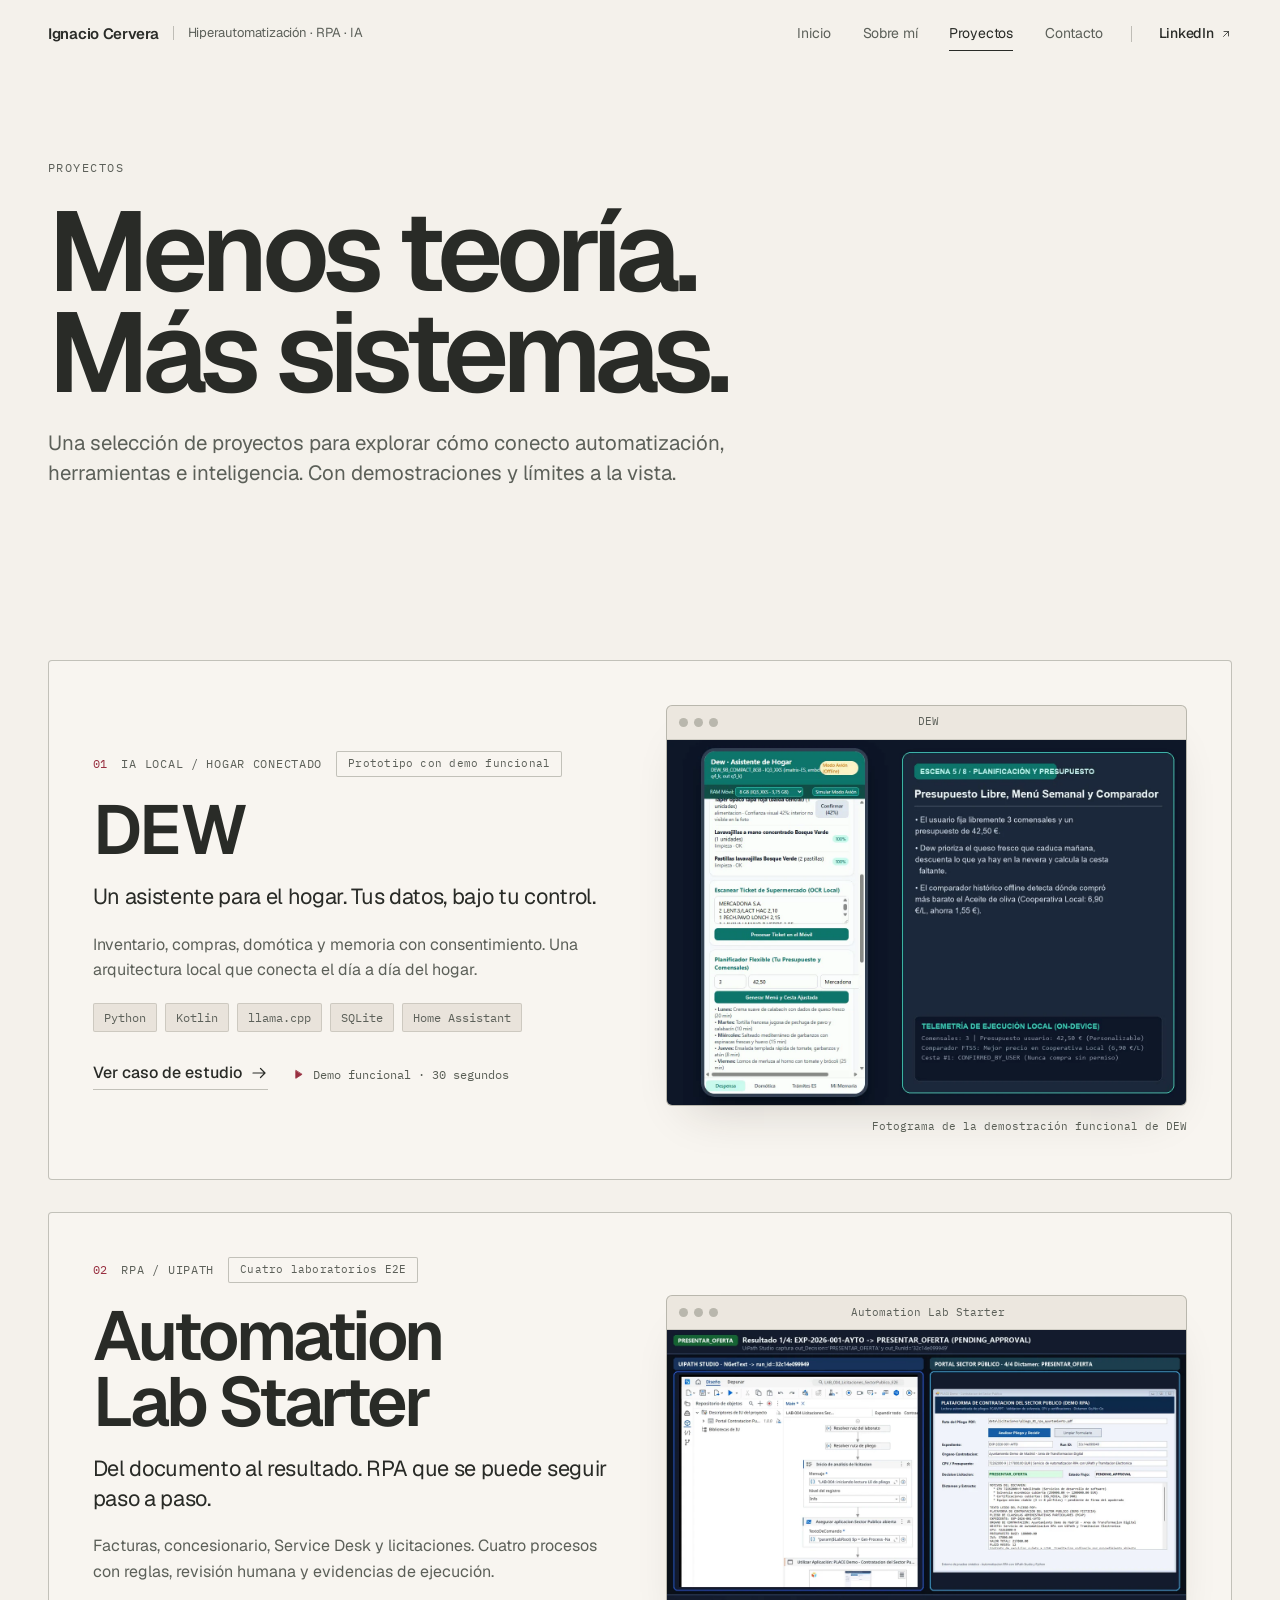
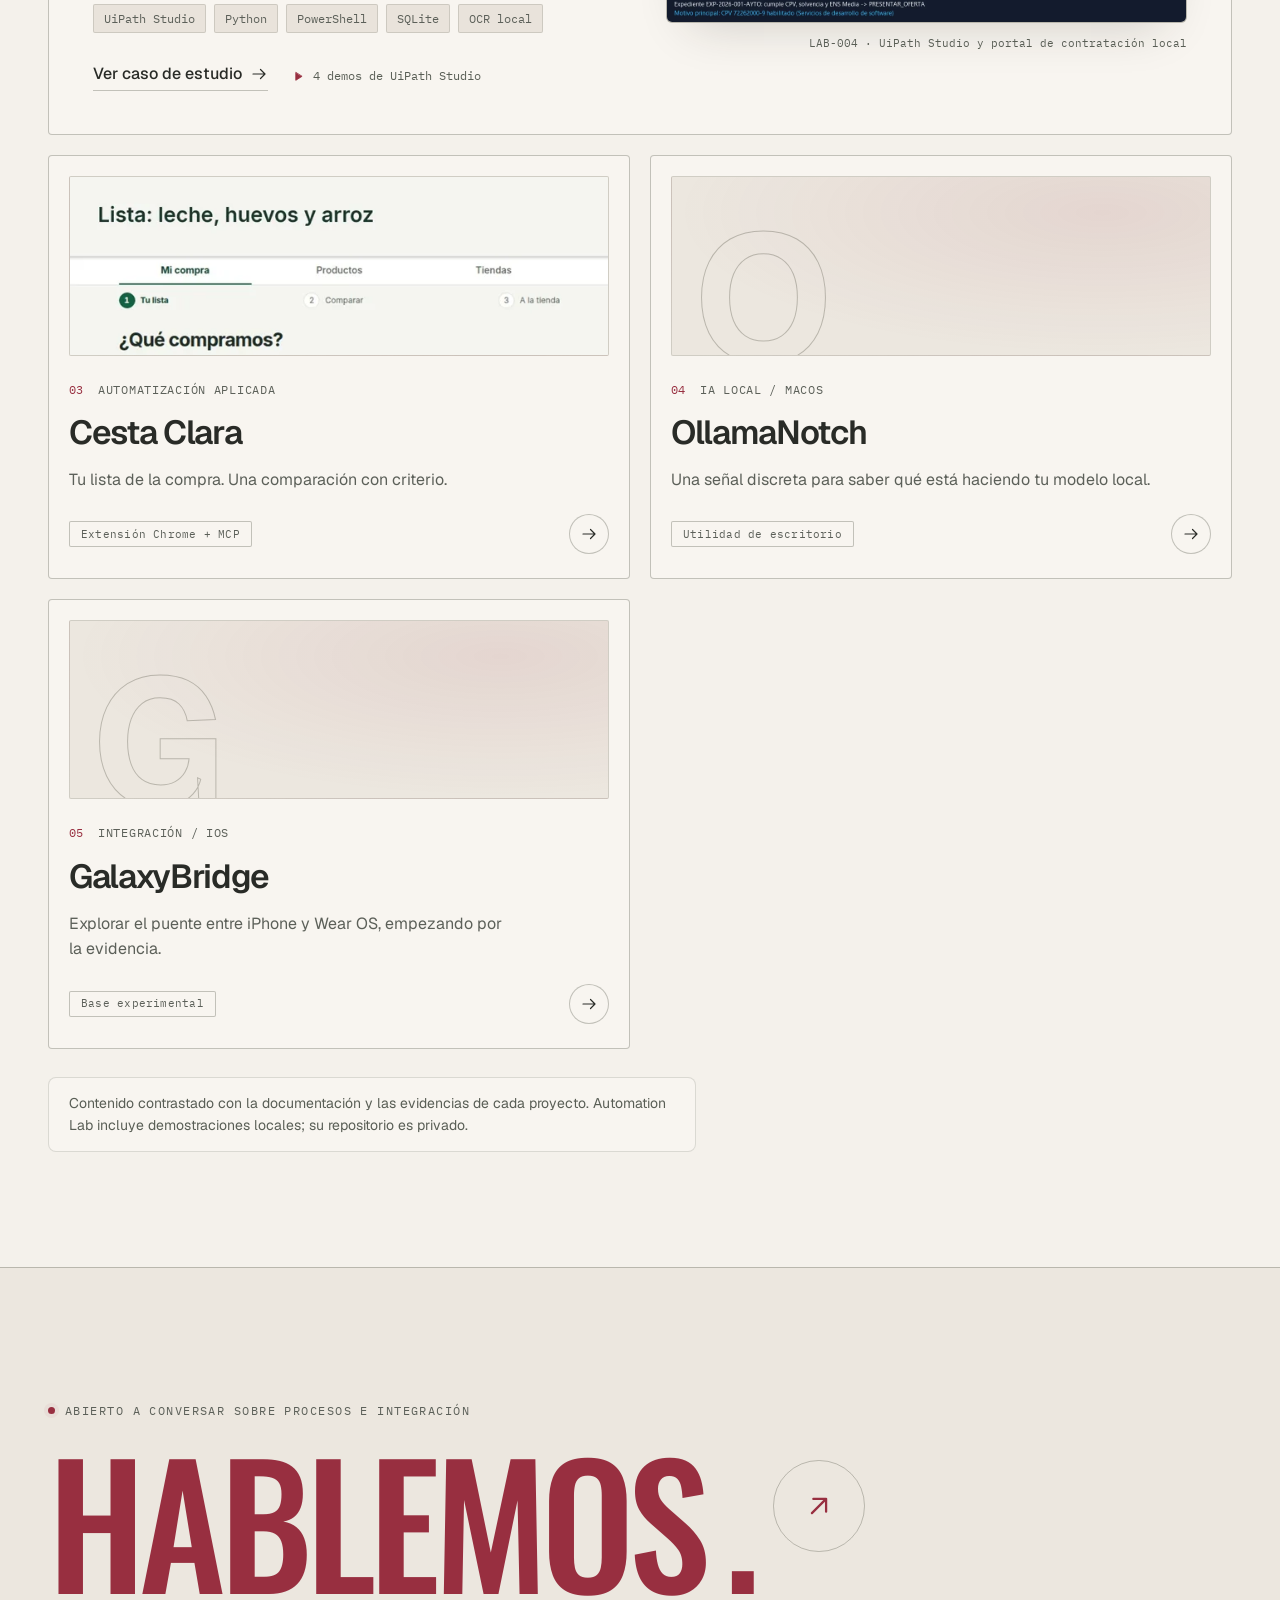
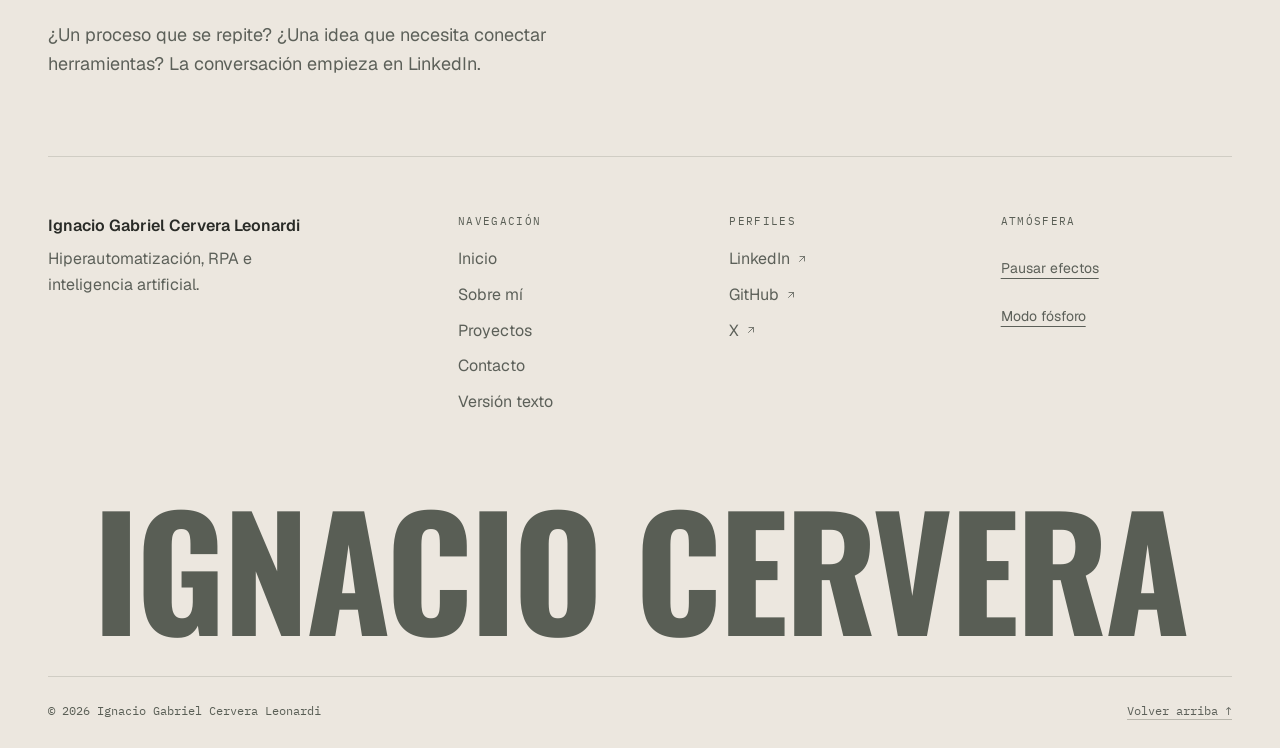
<file: proyectos/index.html>
<!DOCTYPE html><html lang="es" data-theme="red" data-view="site"><head><meta charset="UTF-8"><meta name="viewport" content="width=device-width, initial-scale=1"><meta name="generator" content="Astro v7.4.7"><title>Proyectos de automatización e IA · Ignacio Cervera</title><meta name="description" content="Explora DEW, Automation Lab Starter, Cesta Clara y otros proyectos de Ignacio Cervera: RPA, IA local y demostraciones con límites documentados."><link rel="preload" href="/_astro/geist-latin-wght-normal.BgDaEnEv.woff2" as="font" type="font/woff2" crossorigin="anonymous"><meta name="robots" content="index, follow, max-image-preview:large"><meta name="theme-color" content="#f4f1eb"><meta property="og:type" content="website"><meta property="og:locale" content="es_ES"><meta property="og:site_name" content="Portfolio de Ignacio Cervera"><meta property="og:title" content="Proyectos de automatización e IA · Ignacio Cervera"><meta property="og:description" content="Explora DEW, Automation Lab Starter, Cesta Clara y otros proyectos de Ignacio Cervera: RPA, IA local y demostraciones con límites documentados."><meta property="og:image" content="https://ceutryharder.github.io/og.png"><meta property="og:image:width" content="1200"><meta property="og:image:height" content="630"><meta property="og:image:type" content="image/png"><meta property="og:image:alt" content="Ignacio Cervera. RPA, low-code y orquestación agéntica."><meta name="twitter:card" content="summary_large_image"><meta name="twitter:image" content="https://ceutryharder.github.io/og.png"><meta name="twitter:image:alt" content="Portfolio de Ignacio Cervera"><link rel="canonical" href="https://ceutryharder.github.io/proyectos"><link rel="alternate" hreflang="es-ES" href="https://ceutryharder.github.io/proyectos"><meta property="og:url" content="https://ceutryharder.github.io/proyectos"><link rel="sitemap" href="/sitemap.xml"><script type="application/ld+json">{"@context":"https://schema.org","@graph":[{"@type":"Person","@id":"https://ceutryharder.github.io/#person","url":"https://ceutryharder.github.io/","name":"Ignacio Gabriel Cervera Leonardi","description":"Hiperautomatización, RPA e inteligencia artificial.","sameAs":["https://www.linkedin.com/in/ignacio-cervera-leonardi1a895a330/","https://github.com/CeuTryharder","https://x.com/dokkankuriri"],"knowsAbout":["UiPath","RPA","Appian","Inteligencia artificial","Orquestación agéntica"]},{"@type":"WebSite","name":"Portfolio de Ignacio Cervera","inLanguage":"es-ES","@id":"https://ceutryharder.github.io/#website","url":"https://ceutryharder.github.io/","author":{"@id":"https://ceutryharder.github.io/#person"}}]}</script><link rel="icon" type="image/svg+xml" href="/favicon.svg?v=torii-1"><script>(() => {
  const root = document.documentElement;
  try {
    if (root.dataset.view !== 'reading' && localStorage.getItem('primal-crt') === 'on') root.dataset.crt = 'on';
    if (localStorage.getItem('primal-effects') === 'off') root.dataset.effects = 'off';
  } catch { /* El contenido sigue disponible sin almacenamiento. */ }
})();
</script><link rel="stylesheet" href="/_astro/Layout.DwjVMSWP.css"></head><body><a class="skip-link" href="#contenido">Saltar al contenido</a><header class="site-header" data-header><div class="container header-inner"><a class="brand" href="/" aria-label="Ignacio Cervera, inicio"><span class="brand-name">Ignacio Cervera</span><span class="brand-role" aria-hidden="true">Hiperautomatización · RPA · IA</span></a><nav class="site-nav" id="site-nav" aria-label="Navegación principal"><ul><li><a href="/">Inicio</a></li><li><a href="/sobre-mi">Sobre mí</a></li><li><a href="/proyectos" aria-current="page">Proyectos</a></li><li><a href="/contacto">Contacto</a></li></ul></nav><div class="header-actions"><a class="header-cta" aria-label="LinkedIn de Ignacio Cervera" href="https://www.linkedin.com/in/ignacio-cervera-leonardi1a895a330/" rel="noopener noreferrer">LinkedIn <svg width="12" height="12" viewBox="0 0 24 24" fill="none" stroke="currentColor" stroke-width="1.6" stroke-linecap="round" stroke-linejoin="round" aria-hidden="true"><path d="M7 17 17 7M8 7h9v9"></path></svg></a><button class="menu-toggle" type="button" aria-controls="site-nav" aria-expanded="false" data-menu-toggle hidden><span class="sr-only">Abrir menú</span><span class="menu-icon" aria-hidden="true"><i></i><i></i></span></button></div></div></header><main id="contenido" tabindex="-1"><section class="page-hero"><div class="container"><p class="eyebrow">Proyectos</p><h1>Menos teoría.<br>Más sistemas<span class="text-accent">.</span></h1><p class="page-lead">Una selección de proyectos para explorar cómo conecto automatización, herramientas e inteligencia. Con demostraciones y límites a la vista.</p></div></section><section class="section section-tight" aria-labelledby="featured-title"><div class="container"><h2 id="featured-title" class="sr-only">Proyecto destacado y otras exploraciones</h2><article class="feature-card" data-reveal><div class="feature-copy"><p class="card-meta"><span class="index">01</span><span>IA local / Hogar conectado</span><span class="pill">Prototipo con demo funcional</span></p><h3 class="feature-title"><a href="/proyectos/dew" class="stretched-link">DEW</a></h3><p class="feature-summary">Un asistente para el hogar. Tus datos, bajo tu control.</p><p class="feature-text">Inventario, compras, domótica y memoria con consentimiento. Una arquitectura local que conecta el día a día del hogar.</p><ul class="tag-list" aria-label="Tecnologías"><li>Python</li><li>Kotlin</li><li>llama.cpp</li><li>SQLite</li><li>Home Assistant</li></ul><p class="feature-foot"><span class="link-arrow">Ver caso de estudio <svg width="18" height="18" viewBox="0 0 24 24" fill="none" stroke="currentColor" stroke-width="1.6" stroke-linecap="round" stroke-linejoin="round" aria-hidden="true"><path d="M4 12h16m-6-6 6 6-6 6"></path></svg></span><span class="feature-proof"><svg width="13" height="13" viewBox="0 0 24 24" fill="none" stroke="currentColor" stroke-width="1.6" stroke-linecap="round" stroke-linejoin="round" aria-hidden="true"><path d="M7 5v14l11-7z"></path></svg> Demo funcional · 30 segundos</span></p></div><figure class="feature-media"><div class="browser-frame"><div class="browser-bar" aria-hidden="true"><i></i><i></i><i></i><span>DEW</span></div><img class="feature-landscape" src="/media/dew-poster.webp" width="1280" height="900" alt="DEW: planificación de menús y cesta de compra en el simulador del hogar." loading="lazy" decoding="async"></div><figcaption>Fotograma de la demostración funcional de DEW</figcaption></figure></article><article class="feature-card" data-reveal><div class="feature-copy"><p class="card-meta"><span class="index">02</span><span>RPA / UiPath</span><span class="pill">Cuatro laboratorios E2E</span></p><h3 class="feature-title"><a href="/proyectos/automation-lab" class="stretched-link">Automation Lab Starter</a></h3><p class="feature-summary">Del documento al resultado. RPA que se puede seguir paso a paso.</p><p class="feature-text">Facturas, concesionario, Service Desk y licitaciones. Cuatro procesos con reglas, revisión humana y evidencias de ejecución.</p><ul class="tag-list" aria-label="Tecnologías"><li>UiPath Studio</li><li>Python</li><li>PowerShell</li><li>SQLite</li><li>OCR local</li></ul><p class="feature-foot"><span class="link-arrow">Ver caso de estudio <svg width="18" height="18" viewBox="0 0 24 24" fill="none" stroke="currentColor" stroke-width="1.6" stroke-linecap="round" stroke-linejoin="round" aria-hidden="true"><path d="M4 12h16m-6-6 6 6-6 6"></path></svg></span><span class="feature-proof"><svg width="13" height="13" viewBox="0 0 24 24" fill="none" stroke="currentColor" stroke-width="1.6" stroke-linecap="round" stroke-linejoin="round" aria-hidden="true"><path d="M7 5v14l11-7z"></path></svg> 4 demos de UiPath Studio</span></p></div><figure class="feature-media"><div class="browser-frame"><div class="browser-bar" aria-hidden="true"><i></i><i></i><i></i><span>Automation Lab Starter</span></div><img class="feature-landscape" src="/media/automation-lab/licitaciones.webp" width="1280" height="720" alt="UiPath Studio y portal local de contratación: análisis de un pliego de demostración." loading="lazy" decoding="async"></div><figcaption>LAB-004 · UiPath Studio y portal de contratación local</figcaption></figure></article><div class="project-grid"><article class="project-card" data-reveal><div class="project-visual" aria-hidden="true"><img src="/media/cesta-clara-poster.webp" width="648" height="810" alt="" loading="lazy" decoding="async"></div><p class="card-meta"><span class="index">03</span><span>Automatización aplicada</span></p><h3><a href="/proyectos/cesta-clara" class="stretched-link">Cesta Clara</a></h3><p class="project-summary">Tu lista de la compra. Una comparación con criterio.</p><div class="project-card-foot"><span class="pill">Extensión Chrome + MCP</span><span class="card-arrow"><svg width="18" height="18" viewBox="0 0 24 24" fill="none" stroke="currentColor" stroke-width="1.6" stroke-linecap="round" stroke-linejoin="round" aria-hidden="true"><path d="M4 12h16m-6-6 6 6-6 6"></path></svg></span></div></article><article class="project-card" data-reveal><div class="project-visual" aria-hidden="true"><span class="project-glyph">O</span></div><p class="card-meta"><span class="index">04</span><span>IA local / macOS</span></p><h3><a href="/proyectos/ollamanotch" class="stretched-link">OllamaNotch</a></h3><p class="project-summary">Una señal discreta para saber qué está haciendo tu modelo local.</p><div class="project-card-foot"><span class="pill">Utilidad de escritorio</span><span class="card-arrow"><svg width="18" height="18" viewBox="0 0 24 24" fill="none" stroke="currentColor" stroke-width="1.6" stroke-linecap="round" stroke-linejoin="round" aria-hidden="true"><path d="M4 12h16m-6-6 6 6-6 6"></path></svg></span></div></article><article class="project-card" data-reveal><div class="project-visual" aria-hidden="true"><span class="project-glyph">G</span></div><p class="card-meta"><span class="index">05</span><span>Integración / iOS</span></p><h3><a href="/proyectos/galaxybridge" class="stretched-link">GalaxyBridge</a></h3><p class="project-summary">Explorar el puente entre iPhone y Wear OS, empezando por la evidencia.</p><div class="project-card-foot"><span class="pill">Base experimental</span><span class="card-arrow"><svg width="18" height="18" viewBox="0 0 24 24" fill="none" stroke="currentColor" stroke-width="1.6" stroke-linecap="round" stroke-linejoin="round" aria-hidden="true"><path d="M4 12h16m-6-6 6 6-6 6"></path></svg></span></div></article></div><p class="source-note">Contenido contrastado con la documentación y las evidencias de cada proyecto. Automation Lab incluye demostraciones locales; su repositorio es privado.</p></div></section></main><footer class="site-footer"><div class="container"><section class="footer-cta" aria-labelledby="footer-cta-title"><p class="eyebrow"><span class="dot" aria-hidden="true"></span> Abierto a conversar sobre procesos e integración</p><h2 id="footer-cta-title"><a class="footer-cta-link" aria-label="Hablemos en LinkedIn" href="https://www.linkedin.com/in/ignacio-cervera-leonardi1a895a330/" rel="noopener noreferrer">Hablemos<span class="text-accent">.</span><span class="footer-cta-arrow" aria-hidden="true"><svg width="56" height="56" viewBox="0 0 24 24" fill="none" stroke="currentColor" stroke-width="1.6" stroke-linecap="round" stroke-linejoin="round" aria-hidden="true"><path d="M7 17 17 7M8 7h9v9"></path></svg></span></a></h2><p class="footer-cta-note">¿Un proceso que se repite? ¿Una idea que necesita conectar herramientas? La conversación empieza en LinkedIn.</p></section><div class="footer-grid"><div class="footer-col footer-about"><p class="footer-title">Ignacio Gabriel Cervera Leonardi</p><p>Hiperautomatización, RPA e inteligencia artificial.</p></div><nav class="footer-col" aria-label="Navegación del pie"><p class="footer-label">Navegación</p><ul><li><a href="/">Inicio</a></li><li><a href="/sobre-mi">Sobre mí</a></li><li><a href="/proyectos">Proyectos</a></li><li><a href="/contacto">Contacto</a></li><li><a href="/lectura">Versión texto</a></li></ul></nav><div class="footer-col"><p class="footer-label">Perfiles</p><ul><li><a href="https://www.linkedin.com/in/ignacio-cervera-leonardi1a895a330/" rel="noopener noreferrer">LinkedIn<svg width="12" height="12" viewBox="0 0 24 24" fill="none" stroke="currentColor" stroke-width="1.6" stroke-linecap="round" stroke-linejoin="round" aria-hidden="true"><path d="M7 17 17 7M8 7h9v9"></path></svg></a></li><li><a href="https://github.com/CeuTryharder" rel="noopener noreferrer">GitHub<svg width="12" height="12" viewBox="0 0 24 24" fill="none" stroke="currentColor" stroke-width="1.6" stroke-linecap="round" stroke-linejoin="round" aria-hidden="true"><path d="M7 17 17 7M8 7h9v9"></path></svg></a></li><li><a href="https://x.com/dokkankuriri" rel="noopener noreferrer">X<svg width="12" height="12" viewBox="0 0 24 24" fill="none" stroke="currentColor" stroke-width="1.6" stroke-linecap="round" stroke-linejoin="round" aria-hidden="true"><path d="M7 17 17 7M8 7h9v9"></path></svg></a></li></ul></div><div class="footer-col" hidden data-appearance-controls><p class="footer-label">Atmósfera</p><div class="appearance-controls"><button type="button" data-effects-toggle aria-pressed="false">Pausar efectos</button><button type="button" data-crt-toggle aria-pressed="false">Modo fósforo</button></div></div></div><p class="footer-wordmark" aria-hidden="true">Ignacio Cervera</p><div class="footer-bottom"><span>© 2026 Ignacio Gabriel Cervera Leonardi</span><a href="#contenido" class="quiet-link">Volver arriba ↑</a></div></div></footer><button class="crt-exit" type="button" data-crt-toggle aria-pressed="false" hidden>Salir del modo fósforo <span aria-hidden="true">×</span></button><script type="module" src="/_astro/Layout.astro_astro_type_script_index_0_lang.s9Yortgr.js"></script></body></html>
</file>
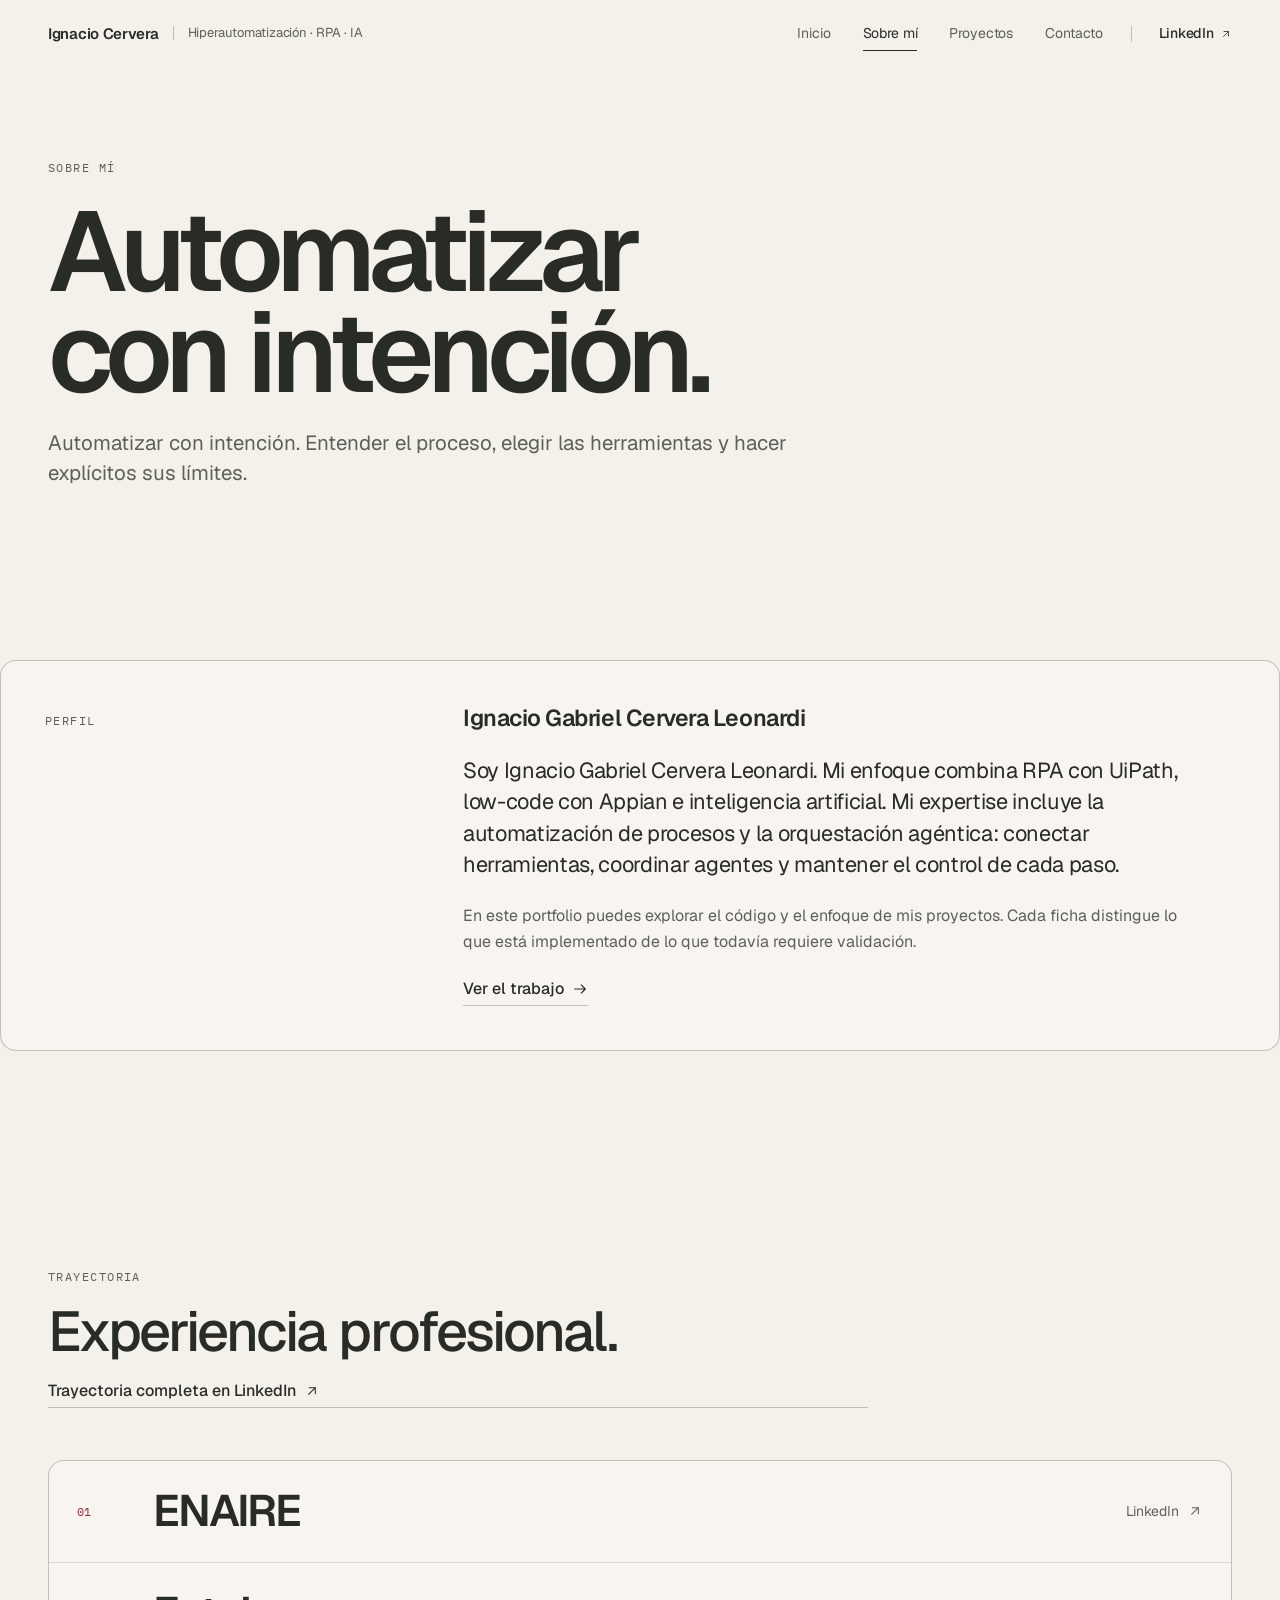
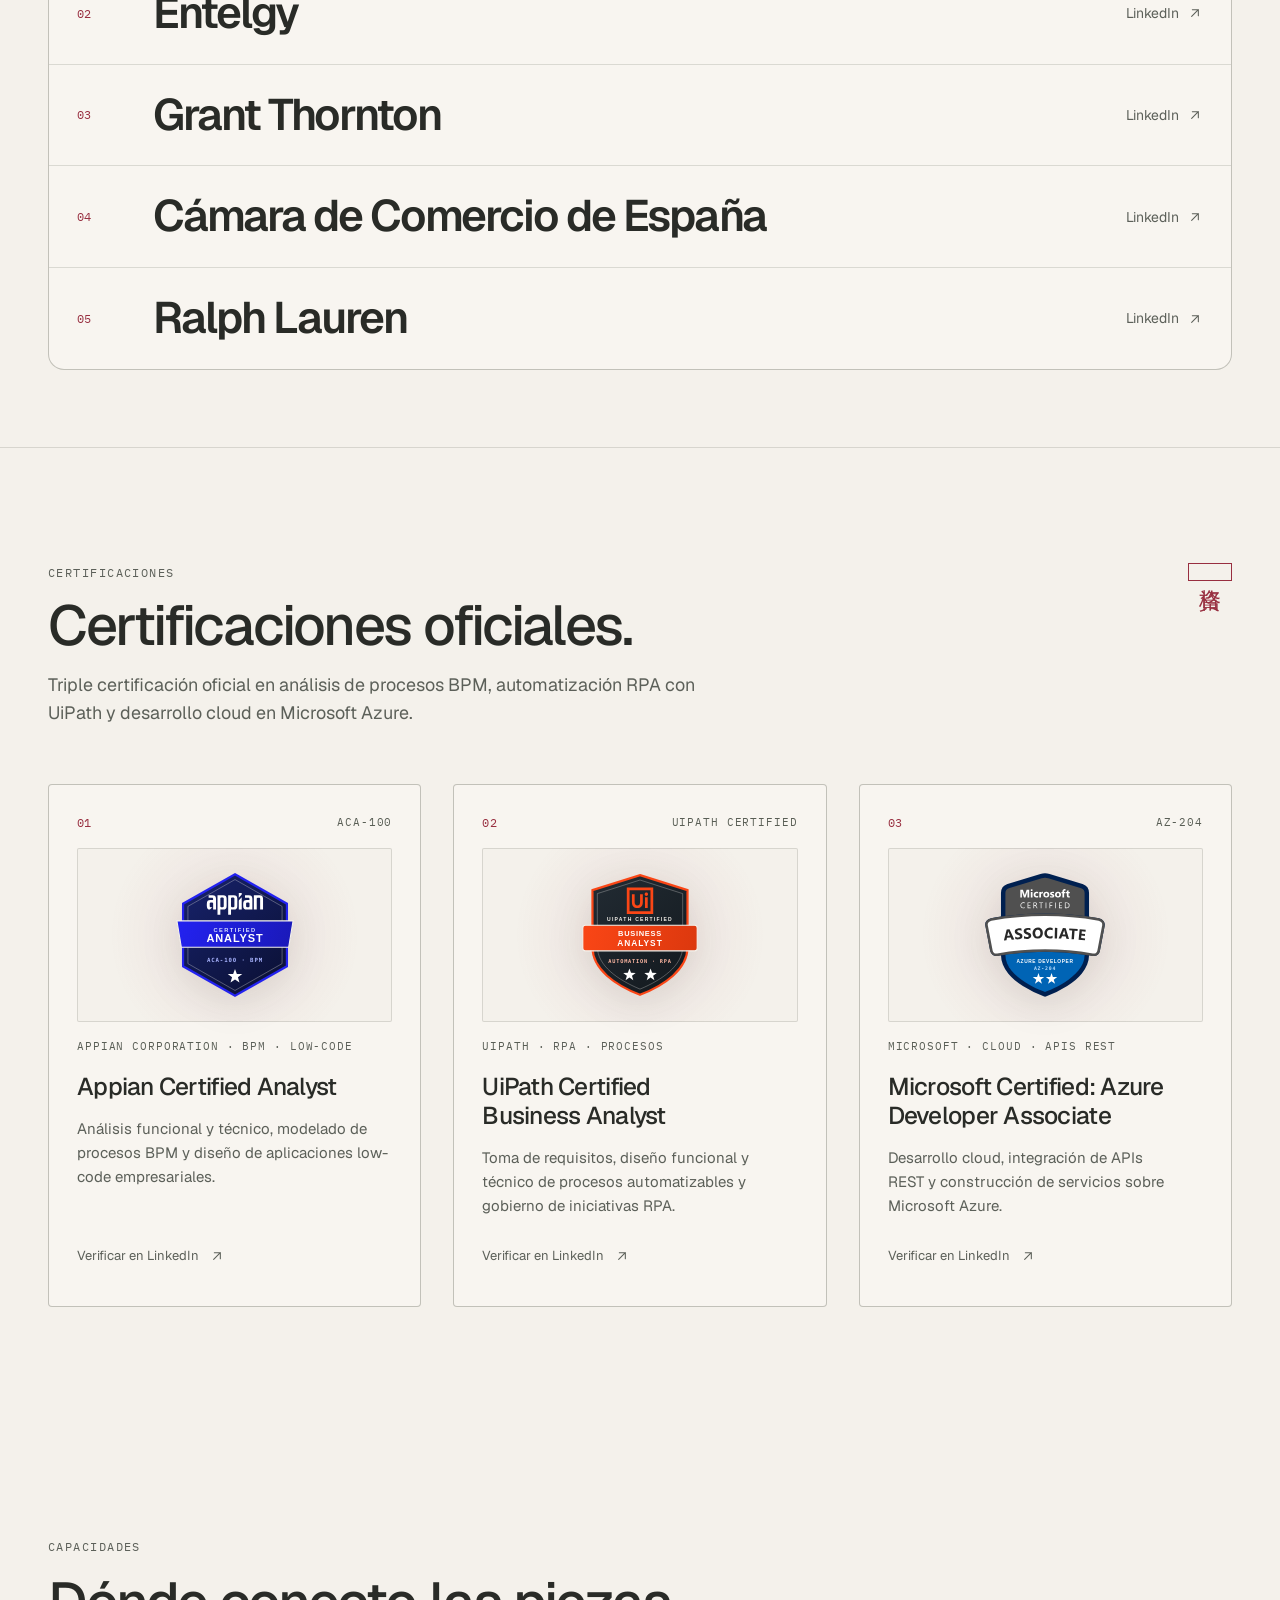
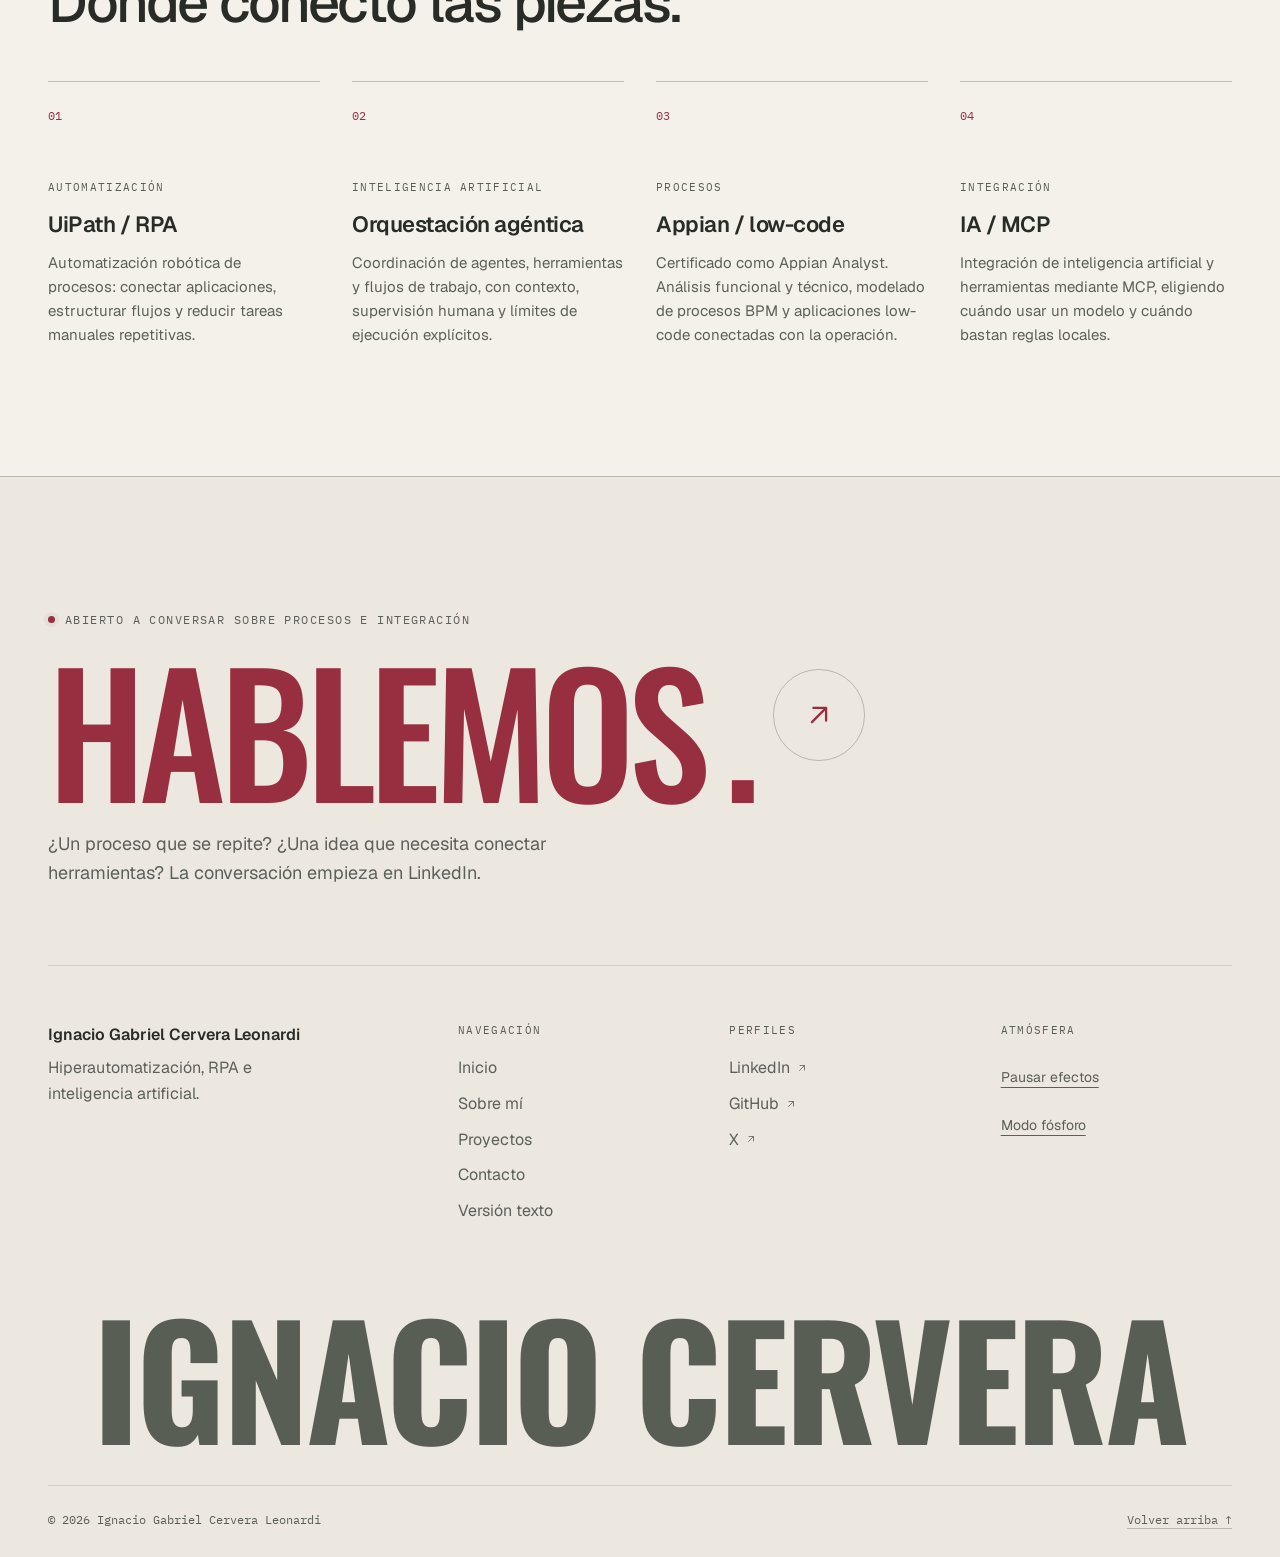
<file: sobre-mi/index.html>
<!DOCTYPE html><html lang="es" data-theme="red" data-view="site"><head><meta charset="UTF-8"><meta name="viewport" content="width=device-width, initial-scale=1"><meta name="generator" content="Astro v7.4.7"><title>Sobre Ignacio Cervera · RPA, low-code e IA agéntica</title><meta name="description" content="Conoce el enfoque de Ignacio Cervera en RPA con UiPath, low-code con Appian y orquestación agéntica para conectar procesos, herramientas e IA."><link rel="preload" href="/_astro/geist-latin-wght-normal.BgDaEnEv.woff2" as="font" type="font/woff2" crossorigin="anonymous"><meta name="robots" content="index, follow, max-image-preview:large"><meta name="theme-color" content="#f4f1eb"><meta property="og:type" content="website"><meta property="og:locale" content="es_ES"><meta property="og:site_name" content="Portfolio de Ignacio Cervera"><meta property="og:title" content="Sobre Ignacio Cervera · RPA, low-code e IA agéntica"><meta property="og:description" content="Conoce el enfoque de Ignacio Cervera en RPA con UiPath, low-code con Appian y orquestación agéntica para conectar procesos, herramientas e IA."><meta property="og:image" content="https://ceutryharder.github.io/og.png"><meta property="og:image:width" content="1200"><meta property="og:image:height" content="630"><meta property="og:image:type" content="image/png"><meta property="og:image:alt" content="Ignacio Cervera. RPA, low-code y orquestación agéntica."><meta name="twitter:card" content="summary_large_image"><meta name="twitter:image" content="https://ceutryharder.github.io/og.png"><meta name="twitter:image:alt" content="Portfolio de Ignacio Cervera"><link rel="canonical" href="https://ceutryharder.github.io/sobre-mi"><link rel="alternate" hreflang="es-ES" href="https://ceutryharder.github.io/sobre-mi"><meta property="og:url" content="https://ceutryharder.github.io/sobre-mi"><link rel="sitemap" href="/sitemap.xml"><script type="application/ld+json">{"@context":"https://schema.org","@graph":[{"@type":"Person","@id":"https://ceutryharder.github.io/#person","url":"https://ceutryharder.github.io/","name":"Ignacio Gabriel Cervera Leonardi","description":"Hiperautomatización, RPA e inteligencia artificial.","sameAs":["https://www.linkedin.com/in/ignacio-cervera-leonardi1a895a330/","https://github.com/CeuTryharder","https://x.com/dokkankuriri"],"knowsAbout":["UiPath","RPA","Appian","Inteligencia artificial","Orquestación agéntica"]},{"@type":"WebSite","name":"Portfolio de Ignacio Cervera","inLanguage":"es-ES","@id":"https://ceutryharder.github.io/#website","url":"https://ceutryharder.github.io/","author":{"@id":"https://ceutryharder.github.io/#person"}},{"@type":"ProfilePage","name":"Sobre Ignacio Cervera · RPA, low-code e IA agéntica","description":"Conoce el enfoque de Ignacio Cervera en RPA con UiPath, low-code con Appian y orquestación agéntica para conectar procesos, herramientas e IA.","inLanguage":"es-ES","dateModified":"2026-11-18","mainEntity":{"@id":"https://ceutryharder.github.io/#person"},"@id":"https://ceutryharder.github.io/sobre-mi#profile","url":"https://ceutryharder.github.io/sobre-mi","isPartOf":{"@id":"https://ceutryharder.github.io/#website"}}]}</script><link rel="icon" type="image/svg+xml" href="/favicon.svg?v=torii-1"><script>(() => {
  const root = document.documentElement;
  try {
    if (root.dataset.view !== 'reading' && localStorage.getItem('primal-crt') === 'on') root.dataset.crt = 'on';
    if (localStorage.getItem('primal-effects') === 'off') root.dataset.effects = 'off';
  } catch { /* El contenido sigue disponible sin almacenamiento. */ }
})();
</script><link rel="stylesheet" href="/_astro/Layout.DwjVMSWP.css"></head><body><a class="skip-link" href="#contenido">Saltar al contenido</a><header class="site-header" data-header><div class="container header-inner"><a class="brand" href="/" aria-label="Ignacio Cervera, inicio"><span class="brand-name">Ignacio Cervera</span><span class="brand-role" aria-hidden="true">Hiperautomatización · RPA · IA</span></a><nav class="site-nav" id="site-nav" aria-label="Navegación principal"><ul><li><a href="/">Inicio</a></li><li><a href="/sobre-mi" aria-current="page">Sobre mí</a></li><li><a href="/proyectos">Proyectos</a></li><li><a href="/contacto">Contacto</a></li></ul></nav><div class="header-actions"><a class="header-cta" aria-label="LinkedIn de Ignacio Cervera" href="https://www.linkedin.com/in/ignacio-cervera-leonardi1a895a330/" rel="noopener noreferrer">LinkedIn <svg width="12" height="12" viewBox="0 0 24 24" fill="none" stroke="currentColor" stroke-width="1.6" stroke-linecap="round" stroke-linejoin="round" aria-hidden="true"><path d="M7 17 17 7M8 7h9v9"></path></svg></a><button class="menu-toggle" type="button" aria-controls="site-nav" aria-expanded="false" data-menu-toggle hidden><span class="sr-only">Abrir menú</span><span class="menu-icon" aria-hidden="true"><i></i><i></i></span></button></div></div></header><main id="contenido" tabindex="-1"><section class="page-hero"><div class="container"><p class="eyebrow">Sobre mí</p><h1>Automatizar<br>con intención<span class="text-accent">.</span></h1><p class="page-lead">Automatizar con intención. Entender el proceso, elegir las herramientas y hacer explícitos sus límites.</p></div></section><section class="section section-tight"><div class="container split"><p class="eyebrow split-label">Perfil</p><div class="prose-block" data-reveal><h2 class="h3">Ignacio Gabriel Cervera Leonardi</h2><p class="lead-text">Soy Ignacio Gabriel Cervera Leonardi. Mi enfoque combina RPA con UiPath, low-code con Appian e inteligencia artificial. Mi expertise incluye la automatización de procesos y la orquestación agéntica: conectar herramientas, coordinar agentes y mantener el control de cada paso.</p><p>En este portfolio puedes explorar el código y el enfoque de mis proyectos. Cada ficha distingue lo que está implementado de lo que todavía requiere validación.</p><a class="link-arrow" href="/proyectos">Ver el trabajo <svg width="16" height="16" viewBox="0 0 24 24" fill="none" stroke="currentColor" stroke-width="1.6" stroke-linecap="round" stroke-linejoin="round" aria-hidden="true"><path d="M4 12h16m-6-6 6 6-6 6"></path></svg></a></div></div></section><div class="container"><section class="experience-section" aria-labelledby="experience-title" id="experiencia"><div class="section-head"><p class="eyebrow">Trayectoria</p><h2 id="experience-title">Experiencia profesional<span class="text-accent">.</span></h2><a class="link-arrow" href="https://www.linkedin.com/in/ignacio-cervera-leonardi1a895a330/" rel="noopener noreferrer">Trayectoria completa en LinkedIn <svg width="16" height="16" viewBox="0 0 24 24" fill="none" stroke="currentColor" stroke-width="1.6" stroke-linecap="round" stroke-linejoin="round" aria-hidden="true"><path d="M7 17 17 7M8 7h9v9"></path></svg></a></div><ul class="experience-list"><li data-reveal><span class="index">01</span><h3>ENAIRE</h3><a class="row-link" aria-label="Consultar mi experiencia en ENAIRE en LinkedIn" href="https://www.linkedin.com/in/ignacio-cervera-leonardi1a895a330/" rel="noopener noreferrer"><span>LinkedIn</span><svg width="16" height="16" viewBox="0 0 24 24" fill="none" stroke="currentColor" stroke-width="1.6" stroke-linecap="round" stroke-linejoin="round" aria-hidden="true"><path d="M7 17 17 7M8 7h9v9"></path></svg></a></li><li data-reveal><span class="index">02</span><h3>Entelgy</h3><a class="row-link" aria-label="Consultar mi experiencia en Entelgy en LinkedIn" href="https://www.linkedin.com/in/ignacio-cervera-leonardi1a895a330/" rel="noopener noreferrer"><span>LinkedIn</span><svg width="16" height="16" viewBox="0 0 24 24" fill="none" stroke="currentColor" stroke-width="1.6" stroke-linecap="round" stroke-linejoin="round" aria-hidden="true"><path d="M7 17 17 7M8 7h9v9"></path></svg></a></li><li data-reveal><span class="index">03</span><h3>Grant Thornton</h3><a class="row-link" aria-label="Consultar mi experiencia en Grant Thornton en LinkedIn" href="https://www.linkedin.com/in/ignacio-cervera-leonardi1a895a330/" rel="noopener noreferrer"><span>LinkedIn</span><svg width="16" height="16" viewBox="0 0 24 24" fill="none" stroke="currentColor" stroke-width="1.6" stroke-linecap="round" stroke-linejoin="round" aria-hidden="true"><path d="M7 17 17 7M8 7h9v9"></path></svg></a></li><li data-reveal><span class="index">04</span><h3>Cámara de Comercio de España</h3><a class="row-link" aria-label="Consultar mi experiencia en Cámara de Comercio de España en LinkedIn" href="https://www.linkedin.com/in/ignacio-cervera-leonardi1a895a330/" rel="noopener noreferrer"><span>LinkedIn</span><svg width="16" height="16" viewBox="0 0 24 24" fill="none" stroke="currentColor" stroke-width="1.6" stroke-linecap="round" stroke-linejoin="round" aria-hidden="true"><path d="M7 17 17 7M8 7h9v9"></path></svg></a></li><li data-reveal><span class="index">05</span><h3>Ralph Lauren</h3><a class="row-link" aria-label="Consultar mi experiencia en Ralph Lauren en LinkedIn" href="https://www.linkedin.com/in/ignacio-cervera-leonardi1a895a330/" rel="noopener noreferrer"><span>LinkedIn</span><svg width="16" height="16" viewBox="0 0 24 24" fill="none" stroke="currentColor" stroke-width="1.6" stroke-linecap="round" stroke-linejoin="round" aria-hidden="true"><path d="M7 17 17 7M8 7h9v9"></path></svg></a></li></ul></section></div><section class="section cert-section" id="certificaciones" aria-labelledby="certifications-title"><div class="container"><div class="section-head section-head-row cert-head-row" data-reveal><div><p class="eyebrow"> Certificaciones</p><h2 id="certifications-title">Certificaciones oficiales<span class="text-accent">.</span></h2><p class="section-lead">Triple certificación oficial en análisis de procesos BPM, automatización RPA con UiPath y desarrollo cloud en Microsoft Azure.</p></div><span class="chapter-seal cert-seal" aria-hidden="true">資格</span></div><ul class="cert-grid"><li class="cert-card" data-reveal><div class="cert-top"><span class="index">01</span><span class="cert-code">ACA-100</span></div><div class="cert-medal-wrap"><img class="cert-medal" src="/media/cert-appian-analyst.svg" alt="Medalla de la certificación Appian Certified Analyst" width="140" height="140" loading="lazy" decoding="async"></div><p class="cert-issuer">Appian Corporation <span>· BPM · Low-Code</span></p><h3>Appian Certified Analyst</h3><p class="cert-desc">Análisis funcional y técnico, modelado de procesos BPM y diseño de aplicaciones low-code empresariales.</p><a class="cert-link" aria-label="Consultar acreditación Appian Certified Analyst en LinkedIn" href="https://www.linkedin.com/in/ignacio-cervera-leonardi1a895a330/" rel="noopener noreferrer"><span>Verificar en LinkedIn</span><svg width="16" height="16" viewBox="0 0 24 24" fill="none" stroke="currentColor" stroke-width="1.6" stroke-linecap="round" stroke-linejoin="round" aria-hidden="true"><path d="M7 17 17 7M8 7h9v9"></path></svg></a></li><li class="cert-card" data-reveal><div class="cert-top"><span class="index">02</span><span class="cert-code">UiPath Certified</span></div><div class="cert-medal-wrap"><img class="cert-medal" src="/media/cert-uipath-ba.svg" alt="Medalla de la certificación UiPath Certified Business Analyst" width="140" height="140" loading="lazy" decoding="async"></div><p class="cert-issuer">UiPath <span>· RPA · Procesos</span></p><h3>UiPath Certified Business Analyst</h3><p class="cert-desc">Toma de requisitos, diseño funcional y técnico de procesos automatizables y gobierno de iniciativas RPA.</p><a class="cert-link" aria-label="Consultar acreditación UiPath Certified Business Analyst en LinkedIn" href="https://www.linkedin.com/in/ignacio-cervera-leonardi1a895a330/" rel="noopener noreferrer"><span>Verificar en LinkedIn</span><svg width="16" height="16" viewBox="0 0 24 24" fill="none" stroke="currentColor" stroke-width="1.6" stroke-linecap="round" stroke-linejoin="round" aria-hidden="true"><path d="M7 17 17 7M8 7h9v9"></path></svg></a></li><li class="cert-card" data-reveal><div class="cert-top"><span class="index">03</span><span class="cert-code">AZ-204</span></div><div class="cert-medal-wrap"><img class="cert-medal" src="/media/cert-azure-az204.svg" alt="Medalla de la certificación Microsoft Certified: Azure Developer Associate" width="140" height="140" loading="lazy" decoding="async"></div><p class="cert-issuer">Microsoft <span>· Cloud · APIs REST</span></p><h3>Microsoft Certified: Azure Developer Associate</h3><p class="cert-desc">Desarrollo cloud, integración de APIs REST y construcción de servicios sobre Microsoft Azure.</p><a class="cert-link" aria-label="Consultar acreditación Microsoft Certified: Azure Developer Associate en LinkedIn" href="https://www.linkedin.com/in/ignacio-cervera-leonardi1a895a330/" rel="noopener noreferrer"><span>Verificar en LinkedIn</span><svg width="16" height="16" viewBox="0 0 24 24" fill="none" stroke="currentColor" stroke-width="1.6" stroke-linecap="round" stroke-linejoin="round" aria-hidden="true"><path d="M7 17 17 7M8 7h9v9"></path></svg></a></li></ul></div></section><section class="section" aria-labelledby="skills-title"><div class="container"><div class="section-head" data-reveal><p class="eyebrow">Capacidades</p><h2 id="skills-title">Dónde conecto las piezas<span class="text-accent">.</span></h2></div><ul class="skill-grid"><li class="skill-card" data-reveal><span class="index">01</span><p class="skill-type">Automatización</p><h3>UiPath / RPA</h3><p>Automatización robótica de procesos: conectar aplicaciones, estructurar flujos y reducir tareas manuales repetitivas.</p></li><li class="skill-card" data-reveal><span class="index">02</span><p class="skill-type">Inteligencia artificial</p><h3>Orquestación agéntica</h3><p>Coordinación de agentes, herramientas y flujos de trabajo, con contexto, supervisión humana y límites de ejecución explícitos.</p></li><li class="skill-card" data-reveal><span class="index">03</span><p class="skill-type">Procesos</p><h3>Appian / low-code</h3><p>Certificado como Appian Analyst. Análisis funcional y técnico, modelado de procesos BPM y aplicaciones low-code conectadas con la operación.</p></li><li class="skill-card" data-reveal><span class="index">04</span><p class="skill-type">Integración</p><h3>IA / MCP</h3><p>Integración de inteligencia artificial y herramientas mediante MCP, eligiendo cuándo usar un modelo y cuándo bastan reglas locales.</p></li></ul></div></section></main><footer class="site-footer"><div class="container"><section class="footer-cta" aria-labelledby="footer-cta-title"><p class="eyebrow"><span class="dot" aria-hidden="true"></span> Abierto a conversar sobre procesos e integración</p><h2 id="footer-cta-title"><a class="footer-cta-link" aria-label="Hablemos en LinkedIn" href="https://www.linkedin.com/in/ignacio-cervera-leonardi1a895a330/" rel="noopener noreferrer">Hablemos<span class="text-accent">.</span><span class="footer-cta-arrow" aria-hidden="true"><svg width="56" height="56" viewBox="0 0 24 24" fill="none" stroke="currentColor" stroke-width="1.6" stroke-linecap="round" stroke-linejoin="round" aria-hidden="true"><path d="M7 17 17 7M8 7h9v9"></path></svg></span></a></h2><p class="footer-cta-note">¿Un proceso que se repite? ¿Una idea que necesita conectar herramientas? La conversación empieza en LinkedIn.</p></section><div class="footer-grid"><div class="footer-col footer-about"><p class="footer-title">Ignacio Gabriel Cervera Leonardi</p><p>Hiperautomatización, RPA e inteligencia artificial.</p></div><nav class="footer-col" aria-label="Navegación del pie"><p class="footer-label">Navegación</p><ul><li><a href="/">Inicio</a></li><li><a href="/sobre-mi">Sobre mí</a></li><li><a href="/proyectos">Proyectos</a></li><li><a href="/contacto">Contacto</a></li><li><a href="/lectura">Versión texto</a></li></ul></nav><div class="footer-col"><p class="footer-label">Perfiles</p><ul><li><a href="https://www.linkedin.com/in/ignacio-cervera-leonardi1a895a330/" rel="noopener noreferrer">LinkedIn<svg width="12" height="12" viewBox="0 0 24 24" fill="none" stroke="currentColor" stroke-width="1.6" stroke-linecap="round" stroke-linejoin="round" aria-hidden="true"><path d="M7 17 17 7M8 7h9v9"></path></svg></a></li><li><a href="https://github.com/CeuTryharder" rel="noopener noreferrer">GitHub<svg width="12" height="12" viewBox="0 0 24 24" fill="none" stroke="currentColor" stroke-width="1.6" stroke-linecap="round" stroke-linejoin="round" aria-hidden="true"><path d="M7 17 17 7M8 7h9v9"></path></svg></a></li><li><a href="https://x.com/dokkankuriri" rel="noopener noreferrer">X<svg width="12" height="12" viewBox="0 0 24 24" fill="none" stroke="currentColor" stroke-width="1.6" stroke-linecap="round" stroke-linejoin="round" aria-hidden="true"><path d="M7 17 17 7M8 7h9v9"></path></svg></a></li></ul></div><div class="footer-col" hidden data-appearance-controls><p class="footer-label">Atmósfera</p><div class="appearance-controls"><button type="button" data-effects-toggle aria-pressed="false">Pausar efectos</button><button type="button" data-crt-toggle aria-pressed="false">Modo fósforo</button></div></div></div><p class="footer-wordmark" aria-hidden="true">Ignacio Cervera</p><div class="footer-bottom"><span>© 2026 Ignacio Gabriel Cervera Leonardi</span><a href="#contenido" class="quiet-link">Volver arriba ↑</a></div></div></footer><button class="crt-exit" type="button" data-crt-toggle aria-pressed="false" hidden>Salir del modo fósforo <span aria-hidden="true">×</span></button><script type="module" src="/_astro/Layout.astro_astro_type_script_index_0_lang.s9Yortgr.js"></script></body></html>
</file>
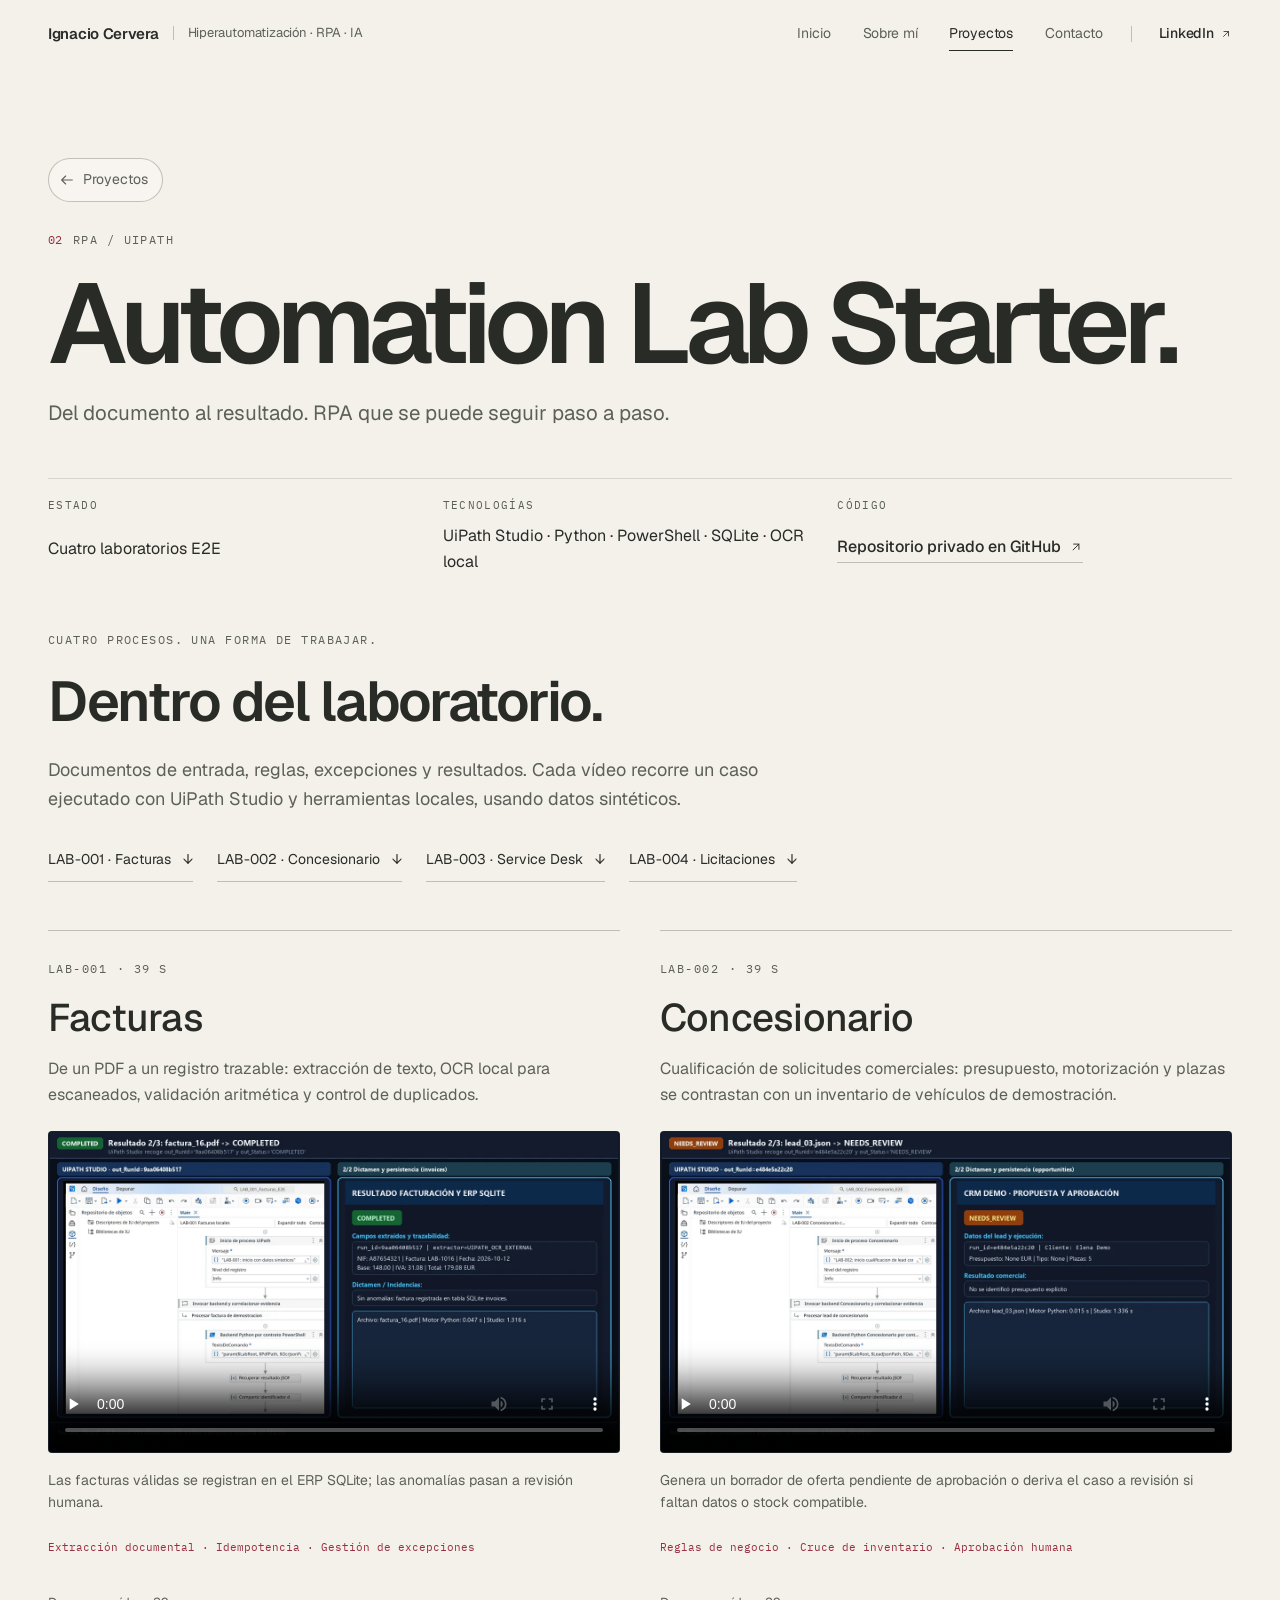
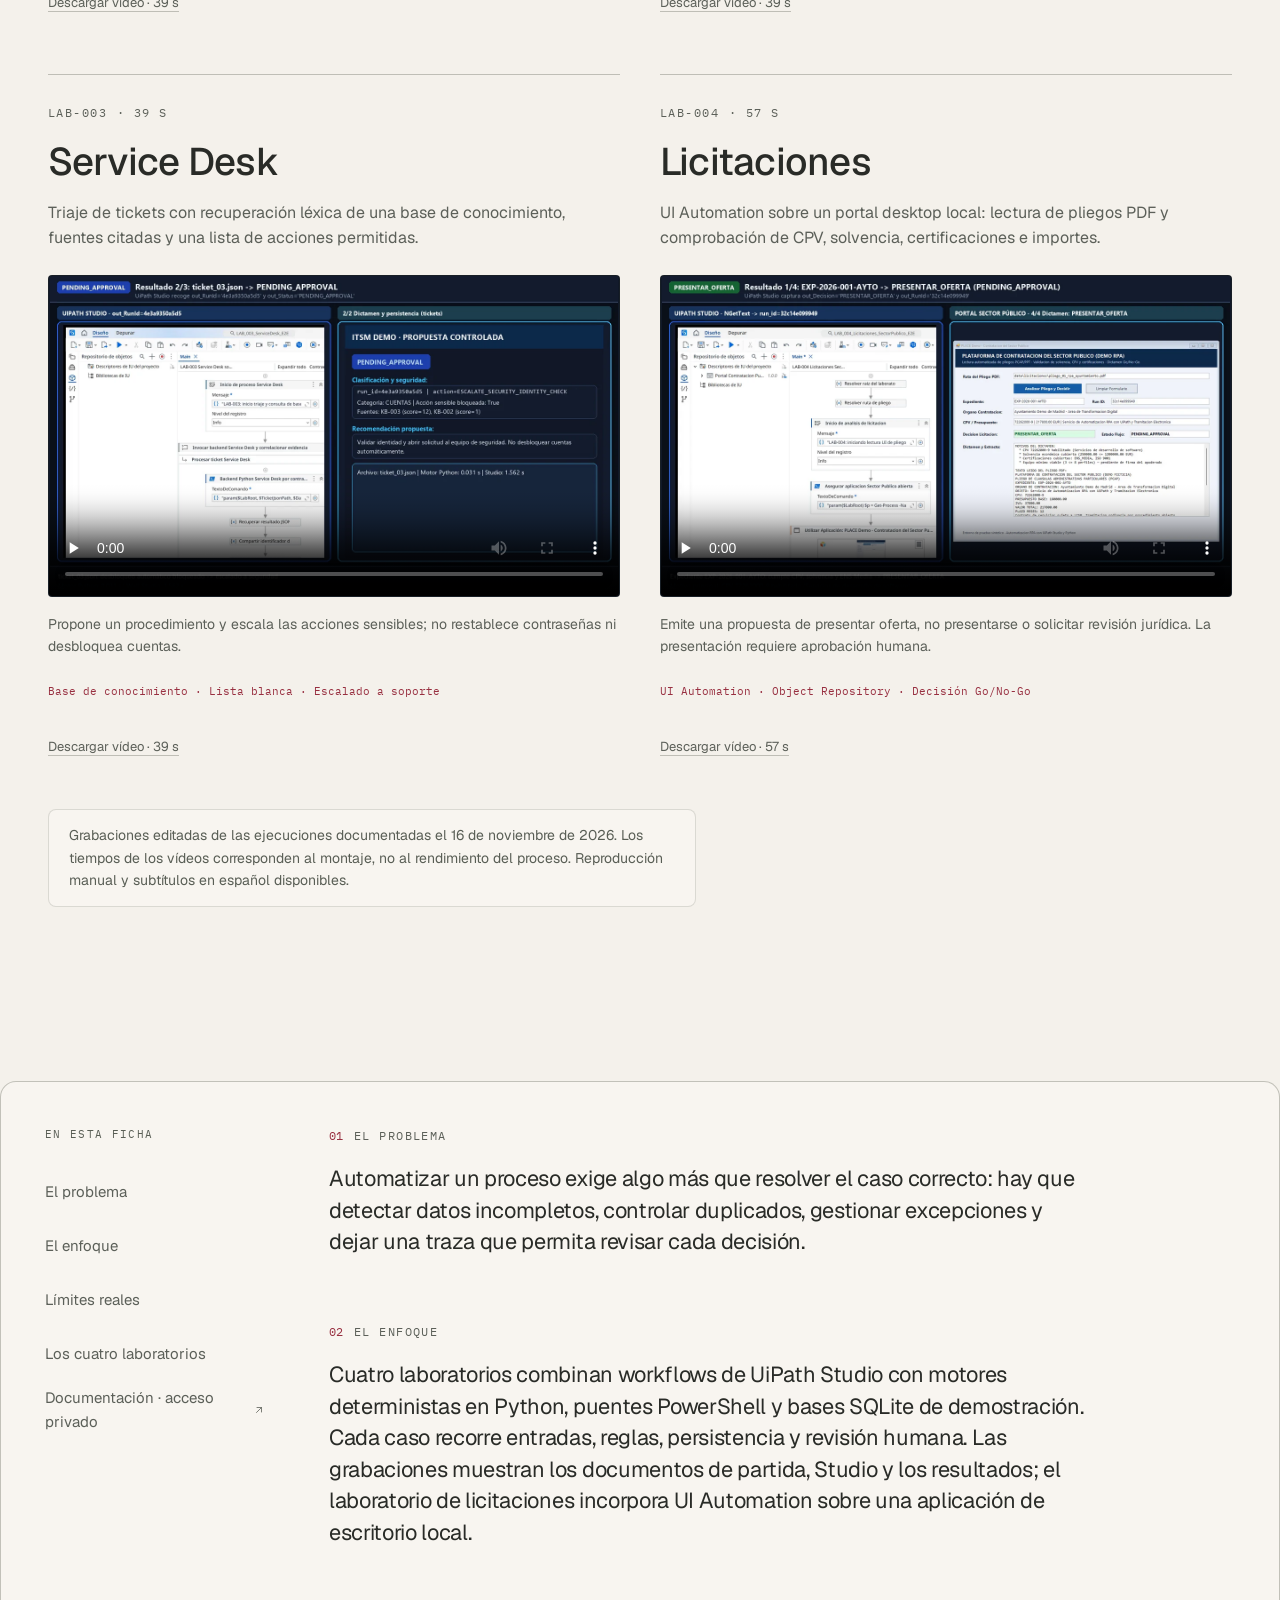
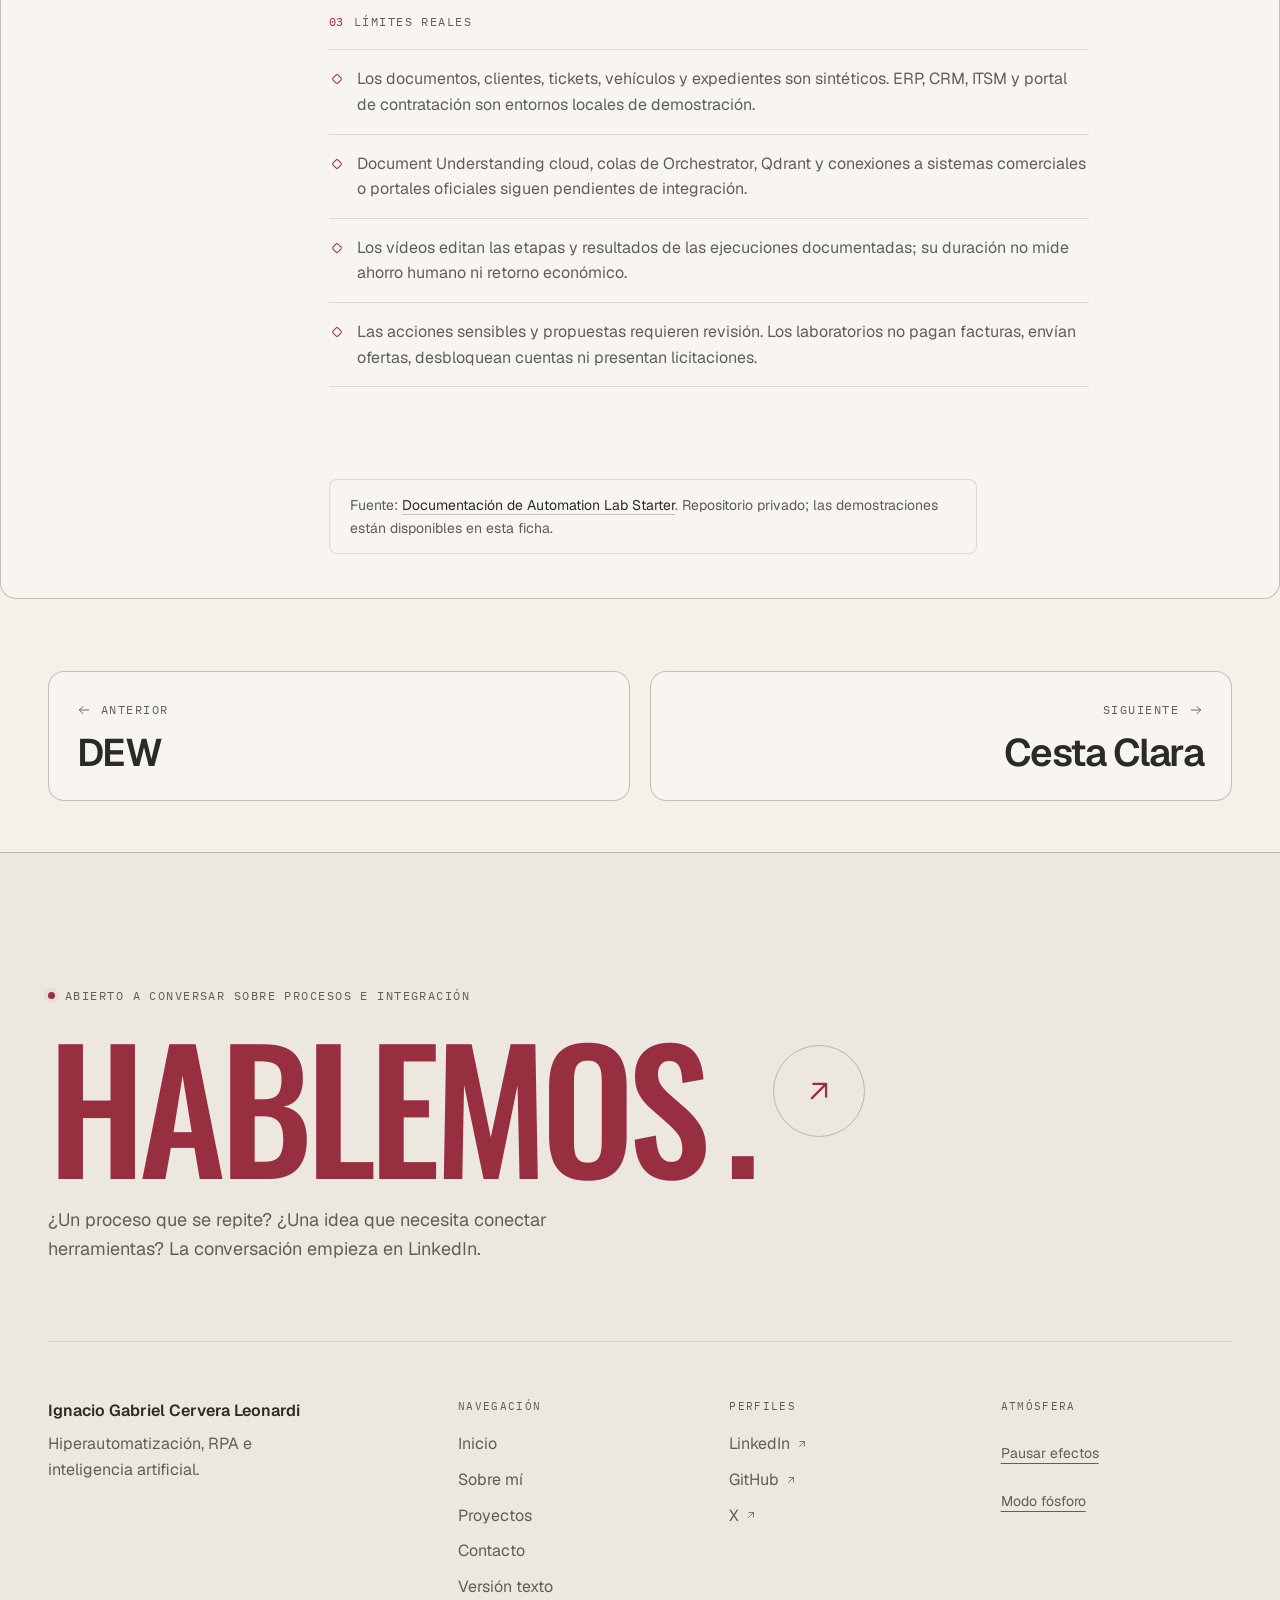
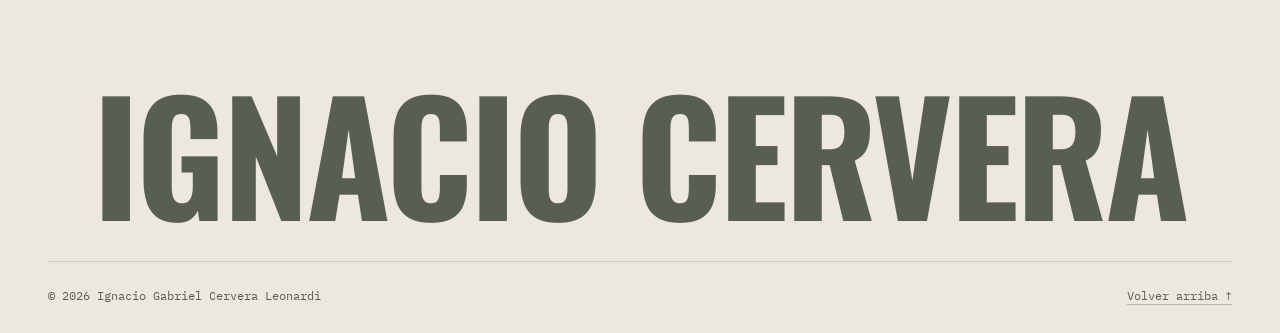
<file: proyectos/automation-lab/index.html>
<!DOCTYPE html><html lang="es" data-theme="red" data-view="site"><head><meta charset="UTF-8"><meta name="viewport" content="width=device-width, initial-scale=1"><meta name="generator" content="Astro v7.4.7"><title>Automation Lab Starter: RPA con UiPath · Ignacio Cervera</title><meta name="description" content="Cuatro laboratorios de RPA: facturas, concesionario, Service Desk y licitaciones. Explora las demos de UiPath Studio, reglas y revisión humana."><link rel="preload" href="/_astro/geist-latin-wght-normal.BgDaEnEv.woff2" as="font" type="font/woff2" crossorigin="anonymous"><meta name="robots" content="index, follow, max-image-preview:large"><meta name="theme-color" content="#f4f1eb"><meta property="og:type" content="website"><meta property="og:locale" content="es_ES"><meta property="og:site_name" content="Portfolio de Ignacio Cervera"><meta property="og:title" content="Automation Lab Starter: RPA con UiPath · Ignacio Cervera"><meta property="og:description" content="Cuatro laboratorios de RPA: facturas, concesionario, Service Desk y licitaciones. Explora las demos de UiPath Studio, reglas y revisión humana."><meta property="og:image" content="https://ceutryharder.github.io/og.png"><meta property="og:image:width" content="1200"><meta property="og:image:height" content="630"><meta property="og:image:type" content="image/png"><meta property="og:image:alt" content="Ignacio Cervera. RPA, low-code y orquestación agéntica."><meta name="twitter:card" content="summary_large_image"><meta name="twitter:image" content="https://ceutryharder.github.io/og.png"><meta name="twitter:image:alt" content="Portfolio de Ignacio Cervera"><link rel="canonical" href="https://ceutryharder.github.io/proyectos/automation-lab"><link rel="alternate" hreflang="es-ES" href="https://ceutryharder.github.io/proyectos/automation-lab"><meta property="og:url" content="https://ceutryharder.github.io/proyectos/automation-lab"><link rel="sitemap" href="/sitemap.xml"><script type="application/ld+json">{"@context":"https://schema.org","@graph":[{"@type":"Person","@id":"https://ceutryharder.github.io/#person","url":"https://ceutryharder.github.io/","name":"Ignacio Gabriel Cervera Leonardi","description":"Hiperautomatización, RPA e inteligencia artificial.","sameAs":["https://www.linkedin.com/in/ignacio-cervera-leonardi1a895a330/","https://github.com/CeuTryharder","https://x.com/dokkankuriri"],"knowsAbout":["UiPath","RPA","Appian","Inteligencia artificial","Orquestación agéntica"]},{"@type":"WebSite","name":"Portfolio de Ignacio Cervera","inLanguage":"es-ES","@id":"https://ceutryharder.github.io/#website","url":"https://ceutryharder.github.io/","author":{"@id":"https://ceutryharder.github.io/#person"}},{"@type":"SoftwareSourceCode","name":"Automation Lab Starter","description":"Del documento al resultado. RPA que se puede seguir paso a paso.","url":"https://ceutryharder.github.io/proyectos/automation-lab","inLanguage":"es-ES","author":{"@id":"https://ceutryharder.github.io/#person"},"codeRepository":"https://github.com/CeuTryharder/automation-lab","sameAs":["https://github.com/CeuTryharder/automation-lab"],"keywords":"UiPath Studio, Python, PowerShell, SQLite, OCR local","dateModified":"2026-11-17"},{"@type":"BreadcrumbList","@id":"https://ceutryharder.github.io/proyectos/automation-lab#breadcrumb","itemListElement":[{"@type":"ListItem","position":1,"name":"Inicio","item":"https://ceutryharder.github.io/"},{"@type":"ListItem","position":2,"name":"Proyectos","item":"https://ceutryharder.github.io/proyectos"},{"@type":"ListItem","position":3,"name":"Automation Lab Starter","item":"https://ceutryharder.github.io/proyectos/automation-lab"}]}]}</script><link rel="icon" type="image/svg+xml" href="/favicon.svg?v=torii-1"><script>(() => {
  const root = document.documentElement;
  try {
    if (root.dataset.view !== 'reading' && localStorage.getItem('primal-crt') === 'on') root.dataset.crt = 'on';
    if (localStorage.getItem('primal-effects') === 'off') root.dataset.effects = 'off';
  } catch { /* El contenido sigue disponible sin almacenamiento. */ }
})();
</script><link rel="stylesheet" href="/_astro/Layout.DwjVMSWP.css"></head><body><a class="skip-link" href="#contenido">Saltar al contenido</a><header class="site-header" data-header><div class="container header-inner"><a class="brand" href="/" aria-label="Ignacio Cervera, inicio"><span class="brand-name">Ignacio Cervera</span><span class="brand-role" aria-hidden="true">Hiperautomatización · RPA · IA</span></a><nav class="site-nav" id="site-nav" aria-label="Navegación principal"><ul><li><a href="/">Inicio</a></li><li><a href="/sobre-mi">Sobre mí</a></li><li><a href="/proyectos" aria-current="page">Proyectos</a></li><li><a href="/contacto">Contacto</a></li></ul></nav><div class="header-actions"><a class="header-cta" aria-label="LinkedIn de Ignacio Cervera" href="https://www.linkedin.com/in/ignacio-cervera-leonardi1a895a330/" rel="noopener noreferrer">LinkedIn <svg width="12" height="12" viewBox="0 0 24 24" fill="none" stroke="currentColor" stroke-width="1.6" stroke-linecap="round" stroke-linejoin="round" aria-hidden="true"><path d="M7 17 17 7M8 7h9v9"></path></svg></a><button class="menu-toggle" type="button" aria-controls="site-nav" aria-expanded="false" data-menu-toggle hidden><span class="sr-only">Abrir menú</span><span class="menu-icon" aria-hidden="true"><i></i><i></i></span></button></div></div></header><main id="contenido" tabindex="-1"><article class="case"><header class="page-hero case-hero"><div class="container"><a class="back-link" href="/proyectos"><svg width="16" height="16" viewBox="0 0 24 24" fill="none" stroke="currentColor" stroke-width="1.6" stroke-linecap="round" stroke-linejoin="round" aria-hidden="true"><path d="M20 12H4m6-6-6 6 6 6"></path></svg> Proyectos</a><p class="eyebrow"><span class="index">02</span> RPA / UiPath</p><h1>Automation Lab Starter<span class="text-accent">.</span></h1><p class="page-lead">Del documento al resultado. RPA que se puede seguir paso a paso.</p><dl class="case-facts"><div><dt>Estado</dt><dd>Cuatro laboratorios E2E</dd></div><div><dt>Tecnologías</dt><dd>UiPath Studio · Python · PowerShell · SQLite · OCR local</dd></div><div><dt>Código</dt><dd><a class="link-arrow" href="https://github.com/CeuTryharder/automation-lab" rel="noopener noreferrer">Repositorio privado en GitHub<svg width="14" height="14" viewBox="0 0 24 24" fill="none" stroke="currentColor" stroke-width="1.6" stroke-linecap="round" stroke-linejoin="round" aria-hidden="true"><path d="M7 17 17 7M8 7h9v9"></path></svg></a></dd></div></dl></div></header><section class="container lab-evidence" id="laboratorios" aria-labelledby="labs-title"><div class="lab-intro"><p class="eyebrow">Cuatro procesos. Una forma de trabajar.</p><h2 id="labs-title">Dentro del laboratorio<span class="text-accent">.</span></h2><p>Documentos de entrada, reglas, excepciones y resultados. Cada vídeo recorre un caso ejecutado con UiPath Studio y herramientas locales, usando datos sintéticos.</p><nav class="lab-index" aria-label="Elegir laboratorio"><a href="#lab-facturas">LAB-001 · Facturas <span aria-hidden="true">↓</span></a><a href="#lab-concesionario">LAB-002 · Concesionario <span aria-hidden="true">↓</span></a><a href="#lab-servicedesk">LAB-003 · Service Desk <span aria-hidden="true">↓</span></a><a href="#lab-licitaciones">LAB-004 · Licitaciones <span aria-hidden="true">↓</span></a></nav></div><div class="lab-grid"><article class="lab-card" id="lab-facturas" aria-labelledby="title-facturas"><header><p class="eyebrow">LAB-001 <span>· 39 s</span></p><h3 id="title-facturas">Facturas</h3><p>De un PDF a un registro trazable: extracción de texto, OCR local para escaneados, validación aritmética y control de duplicados.</p></header><figure><video controls playsinline preload="none" width="1280" height="720" poster="/media/automation-lab/facturas.webp" aria-label="Demostración de Facturas en UiPath Studio" aria-describedby="caption-facturas"><source src="/media/automation-lab/facturas.mp4" type="video/mp4"><track kind="captions" src="/media/automation-lab/facturas.vtt" srclang="es" label="Español">Tu navegador no puede reproducir el vídeo. <a href="/media/automation-lab/facturas.mp4">Descargar demostración</a></video><figcaption id="caption-facturas">Las facturas válidas se registran en el ERP SQLite; las anomalías pasan a revisión humana.</figcaption></figure><p class="lab-learning">Extracción documental · Idempotencia · Gestión de excepciones</p><a class="quiet-link lab-download" href="/media/automation-lab/facturas.mp4" download>Descargar vídeo · 39 s</a></article><article class="lab-card" id="lab-concesionario" aria-labelledby="title-concesionario"><header><p class="eyebrow">LAB-002 <span>· 39 s</span></p><h3 id="title-concesionario">Concesionario</h3><p>Cualificación de solicitudes comerciales: presupuesto, motorización y plazas se contrastan con un inventario de vehículos de demostración.</p></header><figure><video controls playsinline preload="none" width="1280" height="720" poster="/media/automation-lab/concesionario.webp" aria-label="Demostración de Concesionario en UiPath Studio" aria-describedby="caption-concesionario"><source src="/media/automation-lab/concesionario.mp4" type="video/mp4"><track kind="captions" src="/media/automation-lab/concesionario.vtt" srclang="es" label="Español">Tu navegador no puede reproducir el vídeo. <a href="/media/automation-lab/concesionario.mp4">Descargar demostración</a></video><figcaption id="caption-concesionario">Genera un borrador de oferta pendiente de aprobación o deriva el caso a revisión si faltan datos o stock compatible.</figcaption></figure><p class="lab-learning">Reglas de negocio · Cruce de inventario · Aprobación humana</p><a class="quiet-link lab-download" href="/media/automation-lab/concesionario.mp4" download>Descargar vídeo · 39 s</a></article><article class="lab-card" id="lab-servicedesk" aria-labelledby="title-servicedesk"><header><p class="eyebrow">LAB-003 <span>· 39 s</span></p><h3 id="title-servicedesk">Service Desk</h3><p>Triaje de tickets con recuperación léxica de una base de conocimiento, fuentes citadas y una lista de acciones permitidas.</p></header><figure><video controls playsinline preload="none" width="1280" height="720" poster="/media/automation-lab/servicedesk.webp" aria-label="Demostración de Service Desk en UiPath Studio" aria-describedby="caption-servicedesk"><source src="/media/automation-lab/servicedesk.mp4" type="video/mp4"><track kind="captions" src="/media/automation-lab/servicedesk.vtt" srclang="es" label="Español">Tu navegador no puede reproducir el vídeo. <a href="/media/automation-lab/servicedesk.mp4">Descargar demostración</a></video><figcaption id="caption-servicedesk">Propone un procedimiento y escala las acciones sensibles; no restablece contraseñas ni desbloquea cuentas.</figcaption></figure><p class="lab-learning">Base de conocimiento · Lista blanca · Escalado a soporte</p><a class="quiet-link lab-download" href="/media/automation-lab/servicedesk.mp4" download>Descargar vídeo · 39 s</a></article><article class="lab-card" id="lab-licitaciones" aria-labelledby="title-licitaciones"><header><p class="eyebrow">LAB-004 <span>· 57 s</span></p><h3 id="title-licitaciones">Licitaciones</h3><p>UI Automation sobre un portal desktop local: lectura de pliegos PDF y comprobación de CPV, solvencia, certificaciones e importes.</p></header><figure><video controls playsinline preload="none" width="1280" height="720" poster="/media/automation-lab/licitaciones.webp" aria-label="Demostración de Licitaciones en UiPath Studio" aria-describedby="caption-licitaciones"><source src="/media/automation-lab/licitaciones.mp4" type="video/mp4"><track kind="captions" src="/media/automation-lab/licitaciones.vtt" srclang="es" label="Español">Tu navegador no puede reproducir el vídeo. <a href="/media/automation-lab/licitaciones.mp4">Descargar demostración</a></video><figcaption id="caption-licitaciones">Emite una propuesta de presentar oferta, no presentarse o solicitar revisión jurídica. La presentación requiere aprobación humana.</figcaption></figure><p class="lab-learning">UI Automation · Object Repository · Decisión Go/No-Go</p><a class="quiet-link lab-download" href="/media/automation-lab/licitaciones.mp4" download>Descargar vídeo · 57 s</a></article></div><p class="source-note">Grabaciones editadas de las ejecuciones documentadas el 16 de noviembre de 2026. Los tiempos de los vídeos corresponden al montaje, no al rendimiento del proceso. Reproducción manual y subtítulos en español disponibles.</p></section><div class="container case-layout"><aside class="case-nav" aria-label="En esta ficha"><p class="footer-label">En esta ficha</p><a href="#problema">El problema</a><a href="#enfoque">El enfoque</a><a href="#limites">Límites reales</a><a href="#laboratorios">Los cuatro laboratorios</a><a href="https://github.com/CeuTryharder/automation-lab/blob/main/docs/PORTFOLIO_UIPATH.md" rel="noopener noreferrer">Documentación · acceso privado<svg width="12" height="12" viewBox="0 0 24 24" fill="none" stroke="currentColor" stroke-width="1.6" stroke-linecap="round" stroke-linejoin="round" aria-hidden="true"><path d="M7 17 17 7M8 7h9v9"></path></svg></a></aside><div class="case-content"><section id="problema" data-reveal><p class="eyebrow"><span class="index">01</span> El problema</p><p class="lead-text">Automatizar un proceso exige algo más que resolver el caso correcto: hay que detectar datos incompletos, controlar duplicados, gestionar excepciones y dejar una traza que permita revisar cada decisión.</p></section><section id="enfoque" data-reveal><p class="eyebrow"><span class="index">02</span> El enfoque</p><p class="lead-text">Cuatro laboratorios combinan workflows de UiPath Studio con motores deterministas en Python, puentes PowerShell y bases SQLite de demostración. Cada caso recorre entradas, reglas, persistencia y revisión humana. Las grabaciones muestran los documentos de partida, Studio y los resultados; el laboratorio de licitaciones incorpora UI Automation sobre una aplicación de escritorio local.</p></section><section id="limites" data-reveal><p class="eyebrow"><span class="index">03</span> Límites reales</p><ul class="limits-list"><li>Los documentos, clientes, tickets, vehículos y expedientes son sintéticos. ERP, CRM, ITSM y portal de contratación son entornos locales de demostración.</li><li>Document Understanding cloud, colas de Orchestrator, Qdrant y conexiones a sistemas comerciales o portales oficiales siguen pendientes de integración.</li><li>Los vídeos editan las etapas y resultados de las ejecuciones documentadas; su duración no mide ahorro humano ni retorno económico.</li><li>Las acciones sensibles y propuestas requieren revisión. Los laboratorios no pagan facturas, envían ofertas, desbloquean cuentas ni presentan licitaciones.</li></ul></section><p class="source-note">Fuente: <a href="https://github.com/CeuTryharder/automation-lab/blob/main/docs/PORTFOLIO_UIPATH.md" rel="noopener noreferrer">Documentación de Automation Lab Starter</a>. Repositorio privado; las demostraciones están disponibles en esta ficha.</p></div></div><nav class="container project-pagination" aria-label="Más proyectos"><a href="/proyectos/dew"><span class="eyebrow"><svg width="14" height="14" viewBox="0 0 24 24" fill="none" stroke="currentColor" stroke-width="1.6" stroke-linecap="round" stroke-linejoin="round" aria-hidden="true"><path d="M20 12H4m6-6-6 6 6 6"></path></svg> Anterior</span><strong>DEW</strong></a><a href="/proyectos/cesta-clara"><span class="eyebrow">Siguiente <svg width="14" height="14" viewBox="0 0 24 24" fill="none" stroke="currentColor" stroke-width="1.6" stroke-linecap="round" stroke-linejoin="round" aria-hidden="true"><path d="M4 12h16m-6-6 6 6-6 6"></path></svg></span><strong>Cesta Clara</strong></a></nav></article></main><footer class="site-footer"><div class="container"><section class="footer-cta" aria-labelledby="footer-cta-title"><p class="eyebrow"><span class="dot" aria-hidden="true"></span> Abierto a conversar sobre procesos e integración</p><h2 id="footer-cta-title"><a class="footer-cta-link" aria-label="Hablemos en LinkedIn" href="https://www.linkedin.com/in/ignacio-cervera-leonardi1a895a330/" rel="noopener noreferrer">Hablemos<span class="text-accent">.</span><span class="footer-cta-arrow" aria-hidden="true"><svg width="56" height="56" viewBox="0 0 24 24" fill="none" stroke="currentColor" stroke-width="1.6" stroke-linecap="round" stroke-linejoin="round" aria-hidden="true"><path d="M7 17 17 7M8 7h9v9"></path></svg></span></a></h2><p class="footer-cta-note">¿Un proceso que se repite? ¿Una idea que necesita conectar herramientas? La conversación empieza en LinkedIn.</p></section><div class="footer-grid"><div class="footer-col footer-about"><p class="footer-title">Ignacio Gabriel Cervera Leonardi</p><p>Hiperautomatización, RPA e inteligencia artificial.</p></div><nav class="footer-col" aria-label="Navegación del pie"><p class="footer-label">Navegación</p><ul><li><a href="/">Inicio</a></li><li><a href="/sobre-mi">Sobre mí</a></li><li><a href="/proyectos">Proyectos</a></li><li><a href="/contacto">Contacto</a></li><li><a href="/lectura">Versión texto</a></li></ul></nav><div class="footer-col"><p class="footer-label">Perfiles</p><ul><li><a href="https://www.linkedin.com/in/ignacio-cervera-leonardi1a895a330/" rel="noopener noreferrer">LinkedIn<svg width="12" height="12" viewBox="0 0 24 24" fill="none" stroke="currentColor" stroke-width="1.6" stroke-linecap="round" stroke-linejoin="round" aria-hidden="true"><path d="M7 17 17 7M8 7h9v9"></path></svg></a></li><li><a href="https://github.com/CeuTryharder" rel="noopener noreferrer">GitHub<svg width="12" height="12" viewBox="0 0 24 24" fill="none" stroke="currentColor" stroke-width="1.6" stroke-linecap="round" stroke-linejoin="round" aria-hidden="true"><path d="M7 17 17 7M8 7h9v9"></path></svg></a></li><li><a href="https://x.com/dokkankuriri" rel="noopener noreferrer">X<svg width="12" height="12" viewBox="0 0 24 24" fill="none" stroke="currentColor" stroke-width="1.6" stroke-linecap="round" stroke-linejoin="round" aria-hidden="true"><path d="M7 17 17 7M8 7h9v9"></path></svg></a></li></ul></div><div class="footer-col" hidden data-appearance-controls><p class="footer-label">Atmósfera</p><div class="appearance-controls"><button type="button" data-effects-toggle aria-pressed="false">Pausar efectos</button><button type="button" data-crt-toggle aria-pressed="false">Modo fósforo</button></div></div></div><p class="footer-wordmark" aria-hidden="true">Ignacio Cervera</p><div class="footer-bottom"><span>© 2026 Ignacio Gabriel Cervera Leonardi</span><a href="#contenido" class="quiet-link">Volver arriba ↑</a></div></div></footer><button class="crt-exit" type="button" data-crt-toggle aria-pressed="false" hidden>Salir del modo fósforo <span aria-hidden="true">×</span></button><script type="module" src="/_astro/Layout.astro_astro_type_script_index_0_lang.s9Yortgr.js"></script></body></html>
</file>
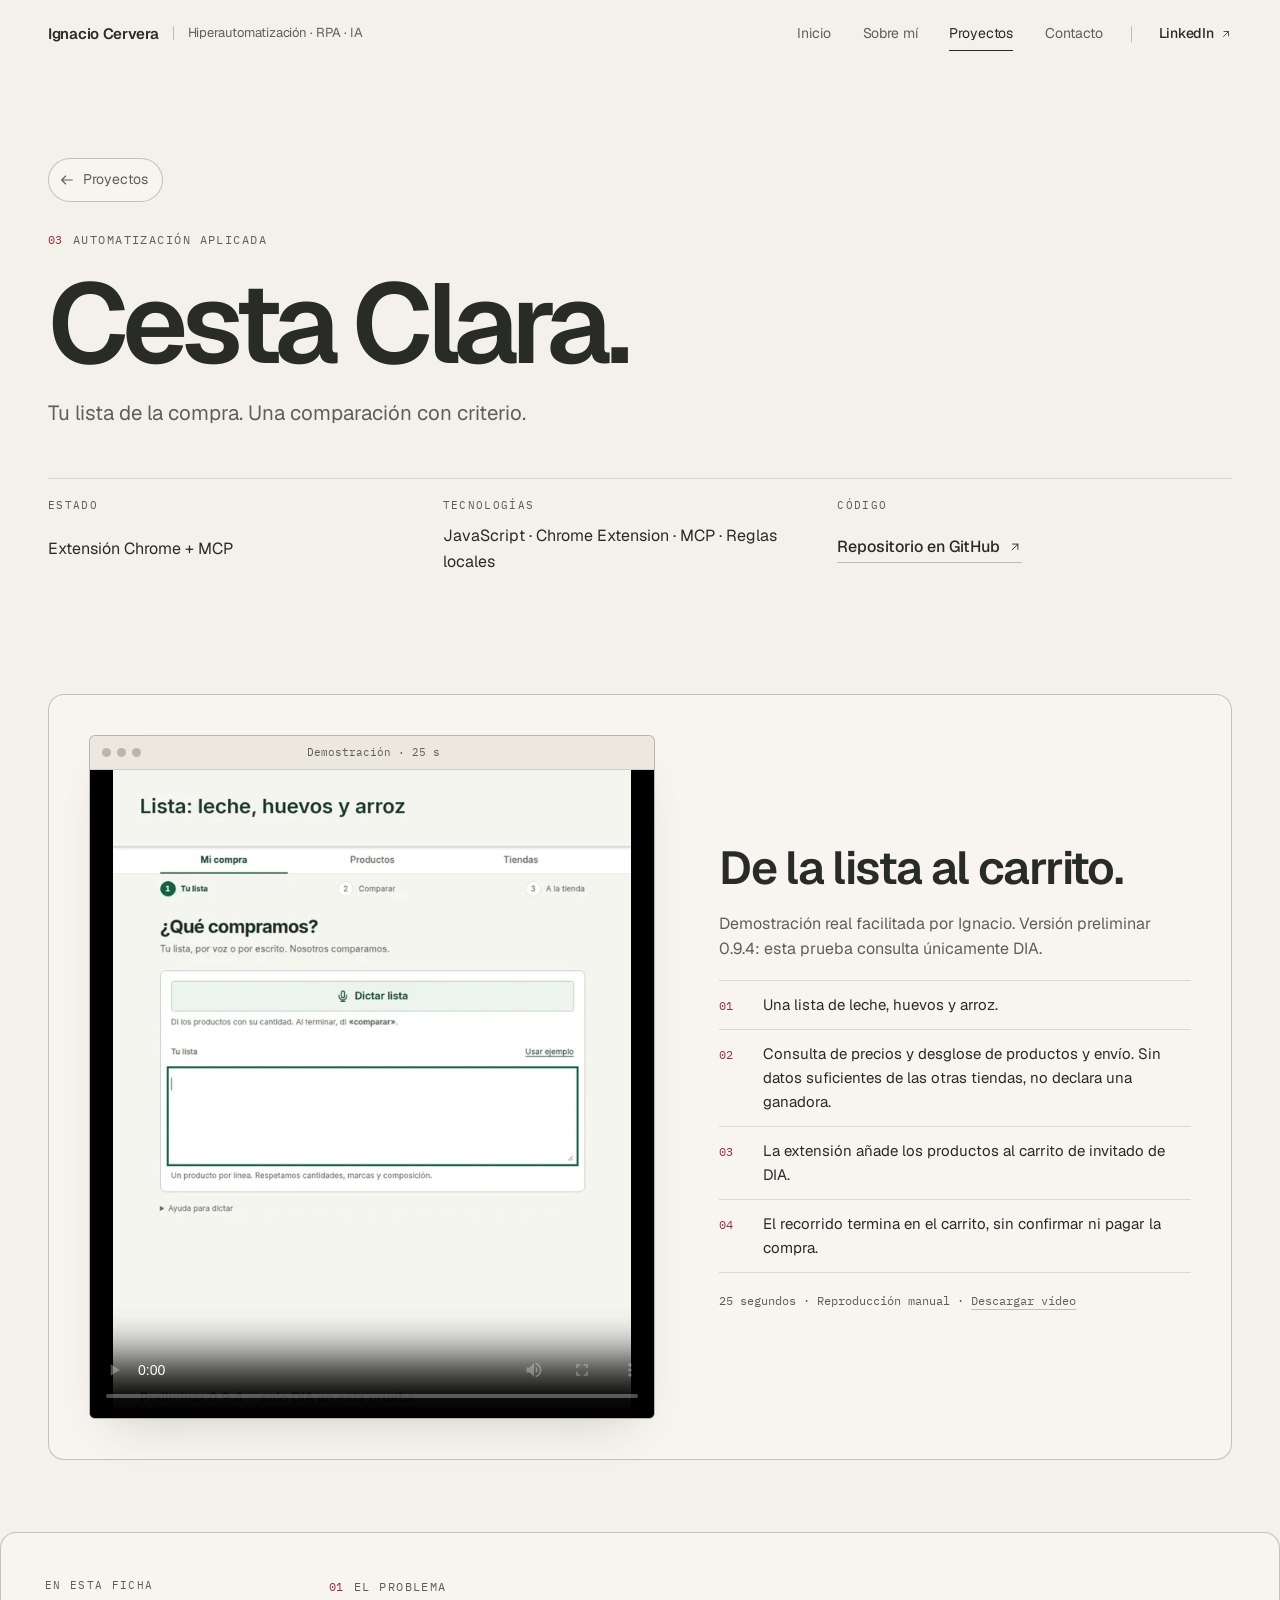
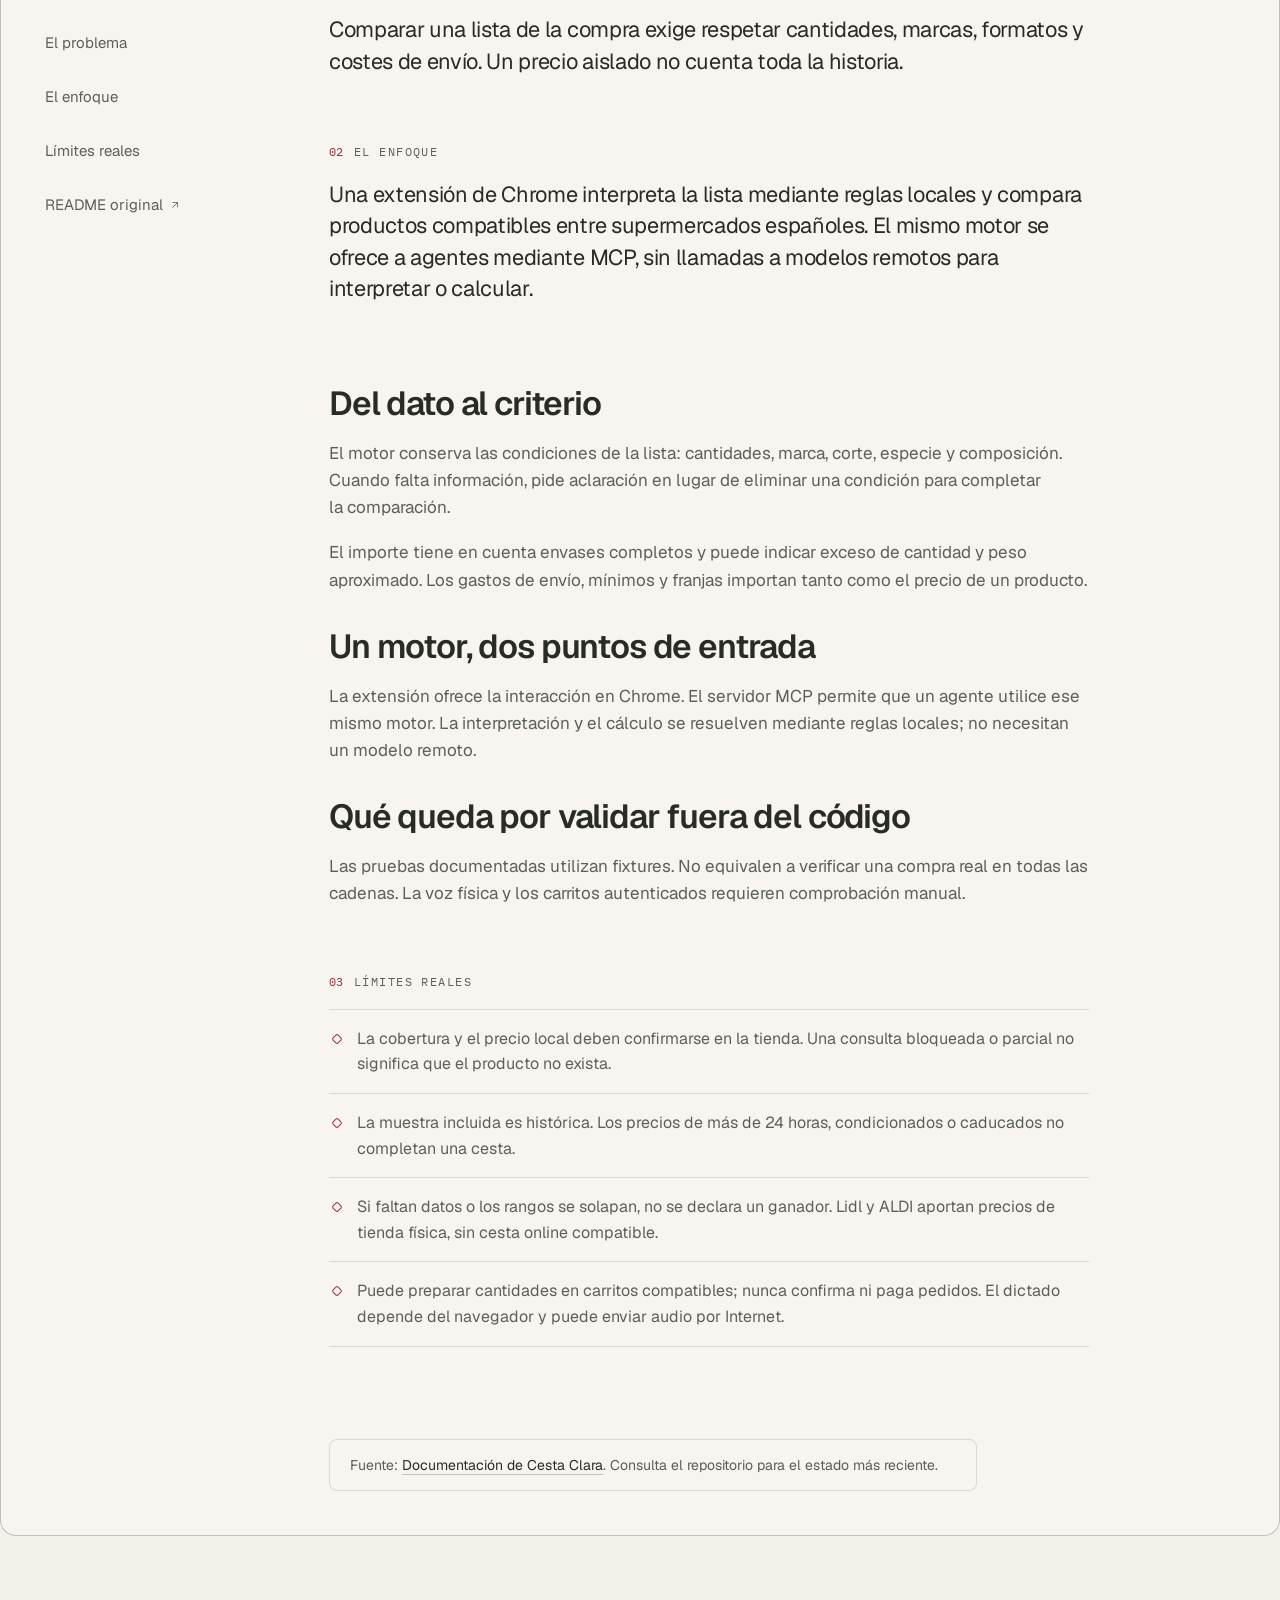
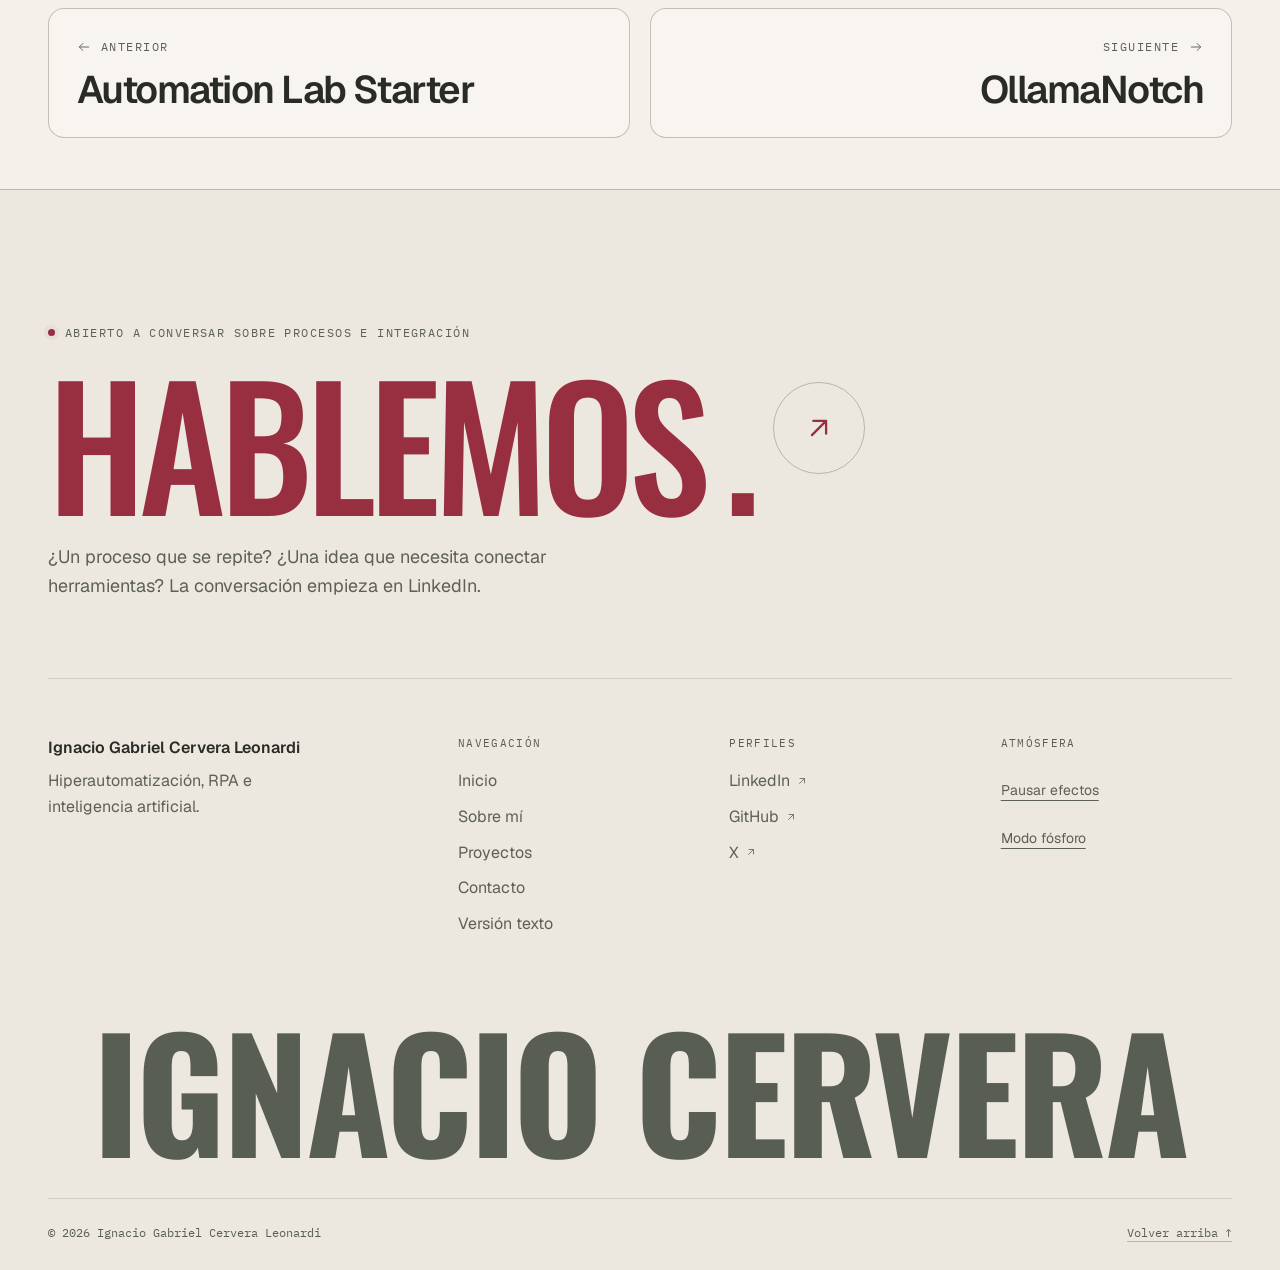
<file: proyectos/cesta-clara/index.html>
<!DOCTYPE html><html lang="es" data-theme="red" data-view="site"><head><meta charset="UTF-8"><meta name="viewport" content="width=device-width, initial-scale=1"><meta name="generator" content="Astro v7.4.7"><title>Cesta Clara: extensión Chrome + MCP · Ignacio Cervera</title><meta name="description" content="Cesta Clara: extensión de Chrome y motor MCP local para comparar una lista de la compra. Explora el enfoque, el vídeo real, las tecnologías y los límites."><link rel="preload" href="/_astro/geist-latin-wght-normal.BgDaEnEv.woff2" as="font" type="font/woff2" crossorigin="anonymous"><meta name="robots" content="index, follow, max-image-preview:large"><meta name="theme-color" content="#f4f1eb"><meta property="og:type" content="website"><meta property="og:locale" content="es_ES"><meta property="og:site_name" content="Portfolio de Ignacio Cervera"><meta property="og:title" content="Cesta Clara: extensión Chrome + MCP · Ignacio Cervera"><meta property="og:description" content="Cesta Clara: extensión de Chrome y motor MCP local para comparar una lista de la compra. Explora el enfoque, el vídeo real, las tecnologías y los límites."><meta property="og:image" content="https://ceutryharder.github.io/og.png"><meta property="og:image:width" content="1200"><meta property="og:image:height" content="630"><meta property="og:image:type" content="image/png"><meta property="og:image:alt" content="Ignacio Cervera. RPA, low-code y orquestación agéntica."><meta name="twitter:card" content="summary_large_image"><meta name="twitter:image" content="https://ceutryharder.github.io/og.png"><meta name="twitter:image:alt" content="Portfolio de Ignacio Cervera"><link rel="canonical" href="https://ceutryharder.github.io/proyectos/cesta-clara"><link rel="alternate" hreflang="es-ES" href="https://ceutryharder.github.io/proyectos/cesta-clara"><meta property="og:url" content="https://ceutryharder.github.io/proyectos/cesta-clara"><link rel="sitemap" href="/sitemap.xml"><script type="application/ld+json">{"@context":"https://schema.org","@graph":[{"@type":"Person","@id":"https://ceutryharder.github.io/#person","url":"https://ceutryharder.github.io/","name":"Ignacio Gabriel Cervera Leonardi","description":"Hiperautomatización, RPA e inteligencia artificial.","sameAs":["https://www.linkedin.com/in/ignacio-cervera-leonardi1a895a330/","https://github.com/CeuTryharder","https://x.com/dokkankuriri"],"knowsAbout":["UiPath","RPA","Appian","Inteligencia artificial","Orquestación agéntica"]},{"@type":"WebSite","name":"Portfolio de Ignacio Cervera","inLanguage":"es-ES","@id":"https://ceutryharder.github.io/#website","url":"https://ceutryharder.github.io/","author":{"@id":"https://ceutryharder.github.io/#person"}},{"@type":"SoftwareSourceCode","name":"Cesta Clara","description":"Tu lista de la compra. Una comparación con criterio.","url":"https://ceutryharder.github.io/proyectos/cesta-clara","inLanguage":"es-ES","author":{"@id":"https://ceutryharder.github.io/#person"},"codeRepository":"https://github.com/CeuTryharder/cesta-clara","sameAs":["https://github.com/CeuTryharder/cesta-clara"],"keywords":"JavaScript, Chrome Extension, MCP, Reglas locales","dateModified":"2026-11-06"},{"@type":"BreadcrumbList","@id":"https://ceutryharder.github.io/proyectos/cesta-clara#breadcrumb","itemListElement":[{"@type":"ListItem","position":1,"name":"Inicio","item":"https://ceutryharder.github.io/"},{"@type":"ListItem","position":2,"name":"Proyectos","item":"https://ceutryharder.github.io/proyectos"},{"@type":"ListItem","position":3,"name":"Cesta Clara","item":"https://ceutryharder.github.io/proyectos/cesta-clara"}]}]}</script><link rel="icon" type="image/svg+xml" href="/favicon.svg?v=torii-1"><script>(() => {
  const root = document.documentElement;
  try {
    if (root.dataset.view !== 'reading' && localStorage.getItem('primal-crt') === 'on') root.dataset.crt = 'on';
    if (localStorage.getItem('primal-effects') === 'off') root.dataset.effects = 'off';
  } catch { /* El contenido sigue disponible sin almacenamiento. */ }
})();
</script><link rel="stylesheet" href="/_astro/Layout.DwjVMSWP.css"></head><body><a class="skip-link" href="#contenido">Saltar al contenido</a><header class="site-header" data-header><div class="container header-inner"><a class="brand" href="/" aria-label="Ignacio Cervera, inicio"><span class="brand-name">Ignacio Cervera</span><span class="brand-role" aria-hidden="true">Hiperautomatización · RPA · IA</span></a><nav class="site-nav" id="site-nav" aria-label="Navegación principal"><ul><li><a href="/">Inicio</a></li><li><a href="/sobre-mi">Sobre mí</a></li><li><a href="/proyectos" aria-current="page">Proyectos</a></li><li><a href="/contacto">Contacto</a></li></ul></nav><div class="header-actions"><a class="header-cta" aria-label="LinkedIn de Ignacio Cervera" href="https://www.linkedin.com/in/ignacio-cervera-leonardi1a895a330/" rel="noopener noreferrer">LinkedIn <svg width="12" height="12" viewBox="0 0 24 24" fill="none" stroke="currentColor" stroke-width="1.6" stroke-linecap="round" stroke-linejoin="round" aria-hidden="true"><path d="M7 17 17 7M8 7h9v9"></path></svg></a><button class="menu-toggle" type="button" aria-controls="site-nav" aria-expanded="false" data-menu-toggle hidden><span class="sr-only">Abrir menú</span><span class="menu-icon" aria-hidden="true"><i></i><i></i></span></button></div></div></header><main id="contenido" tabindex="-1"><article class="case"><header class="page-hero case-hero"><div class="container"><a class="back-link" href="/proyectos"><svg width="16" height="16" viewBox="0 0 24 24" fill="none" stroke="currentColor" stroke-width="1.6" stroke-linecap="round" stroke-linejoin="round" aria-hidden="true"><path d="M20 12H4m6-6-6 6 6 6"></path></svg> Proyectos</a><p class="eyebrow"><span class="index">03</span> Automatización aplicada</p><h1>Cesta Clara<span class="text-accent">.</span></h1><p class="page-lead">Tu lista de la compra. Una comparación con criterio.</p><dl class="case-facts"><div><dt>Estado</dt><dd>Extensión Chrome + MCP</dd></div><div><dt>Tecnologías</dt><dd>JavaScript · Chrome Extension · MCP · Reglas locales</dd></div><div><dt>Código</dt><dd><a class="link-arrow" href="https://github.com/CeuTryharder/cesta-clara" rel="noopener noreferrer">Repositorio en GitHub<svg width="14" height="14" viewBox="0 0 24 24" fill="none" stroke="currentColor" stroke-width="1.6" stroke-linecap="round" stroke-linejoin="round" aria-hidden="true"><path d="M7 17 17 7M8 7h9v9"></path></svg></a></dd></div></dl></div></header><section class="container demo" aria-labelledby="demo-title"><figure class="demo-video"><div class="browser-frame"><div class="browser-bar" aria-hidden="true"><i></i><i></i><i></i><span>Demostración · 25 s</span></div><video controls playsinline preload="metadata" poster="/media/cesta-clara-poster.webp" aria-label="Demostración de Cesta Clara: preparación del carrito" aria-describedby="video-caption"><source src="/media/cesta-clara-demo.mp4" type="video/mp4">Tu navegador no puede reproducir el vídeo. <a href="/media/cesta-clara-demo.mp4">Descargar demostración</a></video></div><figcaption id="video-caption"><h2 id="demo-title">De la lista al carrito<span class="text-accent">.</span></h2><p>Demostración real facilitada por Ignacio. Versión preliminar 0.9.4: esta prueba consulta únicamente DIA.</p><ol class="video-steps"><li>Una lista de leche, huevos y arroz.</li><li>Consulta de precios y desglose de productos y envío. Sin datos suficientes de las otras tiendas, no declara una ganadora.</li><li>La extensión añade los productos al carrito de invitado de DIA.</li><li>El recorrido termina en el carrito, sin confirmar ni pagar la compra.</li></ol><p class="video-duration">25 segundos · Reproducción manual · <a class="quiet-link" href="/media/cesta-clara-demo.mp4" download>Descargar vídeo</a></p></figcaption></figure></section><div class="container case-layout"><aside class="case-nav" aria-label="En esta ficha"><p class="footer-label">En esta ficha</p><a href="#problema">El problema</a><a href="#enfoque">El enfoque</a><a href="#limites">Límites reales</a><a href="https://github.com/CeuTryharder/cesta-clara/blob/main/README.md" rel="noopener noreferrer">README original<svg width="12" height="12" viewBox="0 0 24 24" fill="none" stroke="currentColor" stroke-width="1.6" stroke-linecap="round" stroke-linejoin="round" aria-hidden="true"><path d="M7 17 17 7M8 7h9v9"></path></svg></a></aside><div class="case-content"><section id="problema" data-reveal><p class="eyebrow"><span class="index">01</span> El problema</p><p class="lead-text">Comparar una lista de la compra exige respetar cantidades, marcas, formatos y costes de envío. Un precio aislado no cuenta toda la historia.</p></section><section id="enfoque" data-reveal><p class="eyebrow"><span class="index">02</span> El enfoque</p><p class="lead-text">Una extensión de Chrome interpreta la lista mediante reglas locales y compara productos compatibles entre supermercados españoles. El mismo motor se ofrece a agentes mediante MCP, sin llamadas a modelos remotos para interpretar o calcular.</p></section><div class="prose" data-reveal><h2 id="del-dato-al-criterio">Del dato al criterio</h2>
<p>El motor conserva las condiciones de la lista: cantidades, marca, corte, especie y composición. Cuando falta información, pide aclaración en lugar de eliminar una condición para completar la comparación.</p>
<p>El importe tiene en cuenta envases completos y puede indicar exceso de cantidad y peso aproximado. Los gastos de envío, mínimos y franjas importan tanto como el precio de un producto.</p>
<h2 id="un-motor-dos-puntos-de-entrada">Un motor, dos puntos de entrada</h2>
<p>La extensión ofrece la interacción en Chrome. El servidor MCP permite que un agente utilice ese mismo motor. La interpretación y el cálculo se resuelven mediante reglas locales; no necesitan un modelo remoto.</p>
<h2 id="qué-queda-por-validar-fuera-del-código">Qué queda por validar fuera del código</h2>
<p>Las pruebas documentadas utilizan fixtures. No equivalen a verificar una compra real en todas las cadenas. La voz física y los carritos autenticados requieren comprobación manual.</p></div><section id="limites" data-reveal><p class="eyebrow"><span class="index">03</span> Límites reales</p><ul class="limits-list"><li>La cobertura y el precio local deben confirmarse en la tienda. Una consulta bloqueada o parcial no significa que el producto no exista.</li><li>La muestra incluida es histórica. Los precios de más de 24 horas, condicionados o caducados no completan una cesta.</li><li>Si faltan datos o los rangos se solapan, no se declara un ganador. Lidl y ALDI aportan precios de tienda física, sin cesta online compatible.</li><li>Puede preparar cantidades en carritos compatibles; nunca confirma ni paga pedidos. El dictado depende del navegador y puede enviar audio por Internet.</li></ul></section><p class="source-note">Fuente: <a href="https://github.com/CeuTryharder/cesta-clara/blob/main/README.md" rel="noopener noreferrer">Documentación de Cesta Clara</a>. Consulta el repositorio para el estado más reciente.</p></div></div><nav class="container project-pagination" aria-label="Más proyectos"><a href="/proyectos/automation-lab"><span class="eyebrow"><svg width="14" height="14" viewBox="0 0 24 24" fill="none" stroke="currentColor" stroke-width="1.6" stroke-linecap="round" stroke-linejoin="round" aria-hidden="true"><path d="M20 12H4m6-6-6 6 6 6"></path></svg> Anterior</span><strong>Automation Lab Starter</strong></a><a href="/proyectos/ollamanotch"><span class="eyebrow">Siguiente <svg width="14" height="14" viewBox="0 0 24 24" fill="none" stroke="currentColor" stroke-width="1.6" stroke-linecap="round" stroke-linejoin="round" aria-hidden="true"><path d="M4 12h16m-6-6 6 6-6 6"></path></svg></span><strong>OllamaNotch</strong></a></nav></article></main><footer class="site-footer"><div class="container"><section class="footer-cta" aria-labelledby="footer-cta-title"><p class="eyebrow"><span class="dot" aria-hidden="true"></span> Abierto a conversar sobre procesos e integración</p><h2 id="footer-cta-title"><a class="footer-cta-link" aria-label="Hablemos en LinkedIn" href="https://www.linkedin.com/in/ignacio-cervera-leonardi1a895a330/" rel="noopener noreferrer">Hablemos<span class="text-accent">.</span><span class="footer-cta-arrow" aria-hidden="true"><svg width="56" height="56" viewBox="0 0 24 24" fill="none" stroke="currentColor" stroke-width="1.6" stroke-linecap="round" stroke-linejoin="round" aria-hidden="true"><path d="M7 17 17 7M8 7h9v9"></path></svg></span></a></h2><p class="footer-cta-note">¿Un proceso que se repite? ¿Una idea que necesita conectar herramientas? La conversación empieza en LinkedIn.</p></section><div class="footer-grid"><div class="footer-col footer-about"><p class="footer-title">Ignacio Gabriel Cervera Leonardi</p><p>Hiperautomatización, RPA e inteligencia artificial.</p></div><nav class="footer-col" aria-label="Navegación del pie"><p class="footer-label">Navegación</p><ul><li><a href="/">Inicio</a></li><li><a href="/sobre-mi">Sobre mí</a></li><li><a href="/proyectos">Proyectos</a></li><li><a href="/contacto">Contacto</a></li><li><a href="/lectura">Versión texto</a></li></ul></nav><div class="footer-col"><p class="footer-label">Perfiles</p><ul><li><a href="https://www.linkedin.com/in/ignacio-cervera-leonardi1a895a330/" rel="noopener noreferrer">LinkedIn<svg width="12" height="12" viewBox="0 0 24 24" fill="none" stroke="currentColor" stroke-width="1.6" stroke-linecap="round" stroke-linejoin="round" aria-hidden="true"><path d="M7 17 17 7M8 7h9v9"></path></svg></a></li><li><a href="https://github.com/CeuTryharder" rel="noopener noreferrer">GitHub<svg width="12" height="12" viewBox="0 0 24 24" fill="none" stroke="currentColor" stroke-width="1.6" stroke-linecap="round" stroke-linejoin="round" aria-hidden="true"><path d="M7 17 17 7M8 7h9v9"></path></svg></a></li><li><a href="https://x.com/dokkankuriri" rel="noopener noreferrer">X<svg width="12" height="12" viewBox="0 0 24 24" fill="none" stroke="currentColor" stroke-width="1.6" stroke-linecap="round" stroke-linejoin="round" aria-hidden="true"><path d="M7 17 17 7M8 7h9v9"></path></svg></a></li></ul></div><div class="footer-col" hidden data-appearance-controls><p class="footer-label">Atmósfera</p><div class="appearance-controls"><button type="button" data-effects-toggle aria-pressed="false">Pausar efectos</button><button type="button" data-crt-toggle aria-pressed="false">Modo fósforo</button></div></div></div><p class="footer-wordmark" aria-hidden="true">Ignacio Cervera</p><div class="footer-bottom"><span>© 2026 Ignacio Gabriel Cervera Leonardi</span><a href="#contenido" class="quiet-link">Volver arriba ↑</a></div></div></footer><button class="crt-exit" type="button" data-crt-toggle aria-pressed="false" hidden>Salir del modo fósforo <span aria-hidden="true">×</span></button><script type="module" src="/_astro/Layout.astro_astro_type_script_index_0_lang.s9Yortgr.js"></script></body></html>
</file>
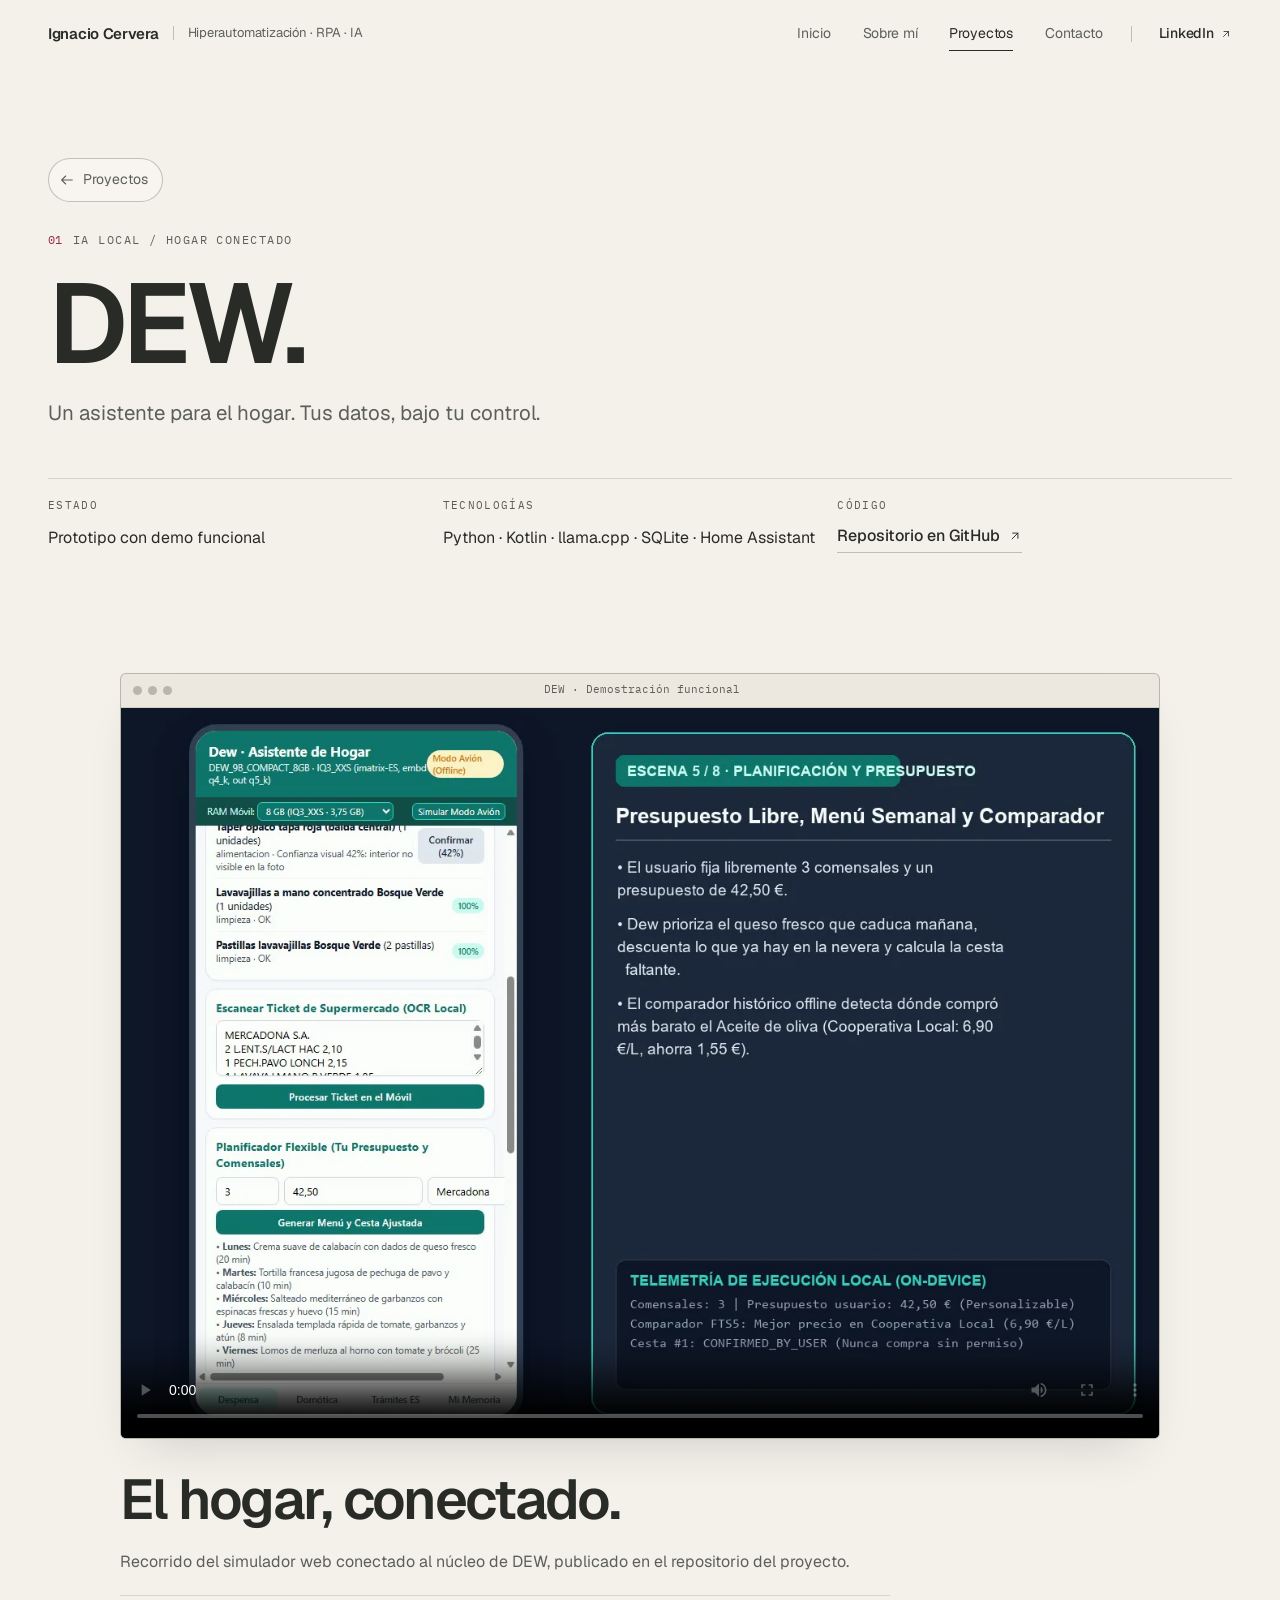
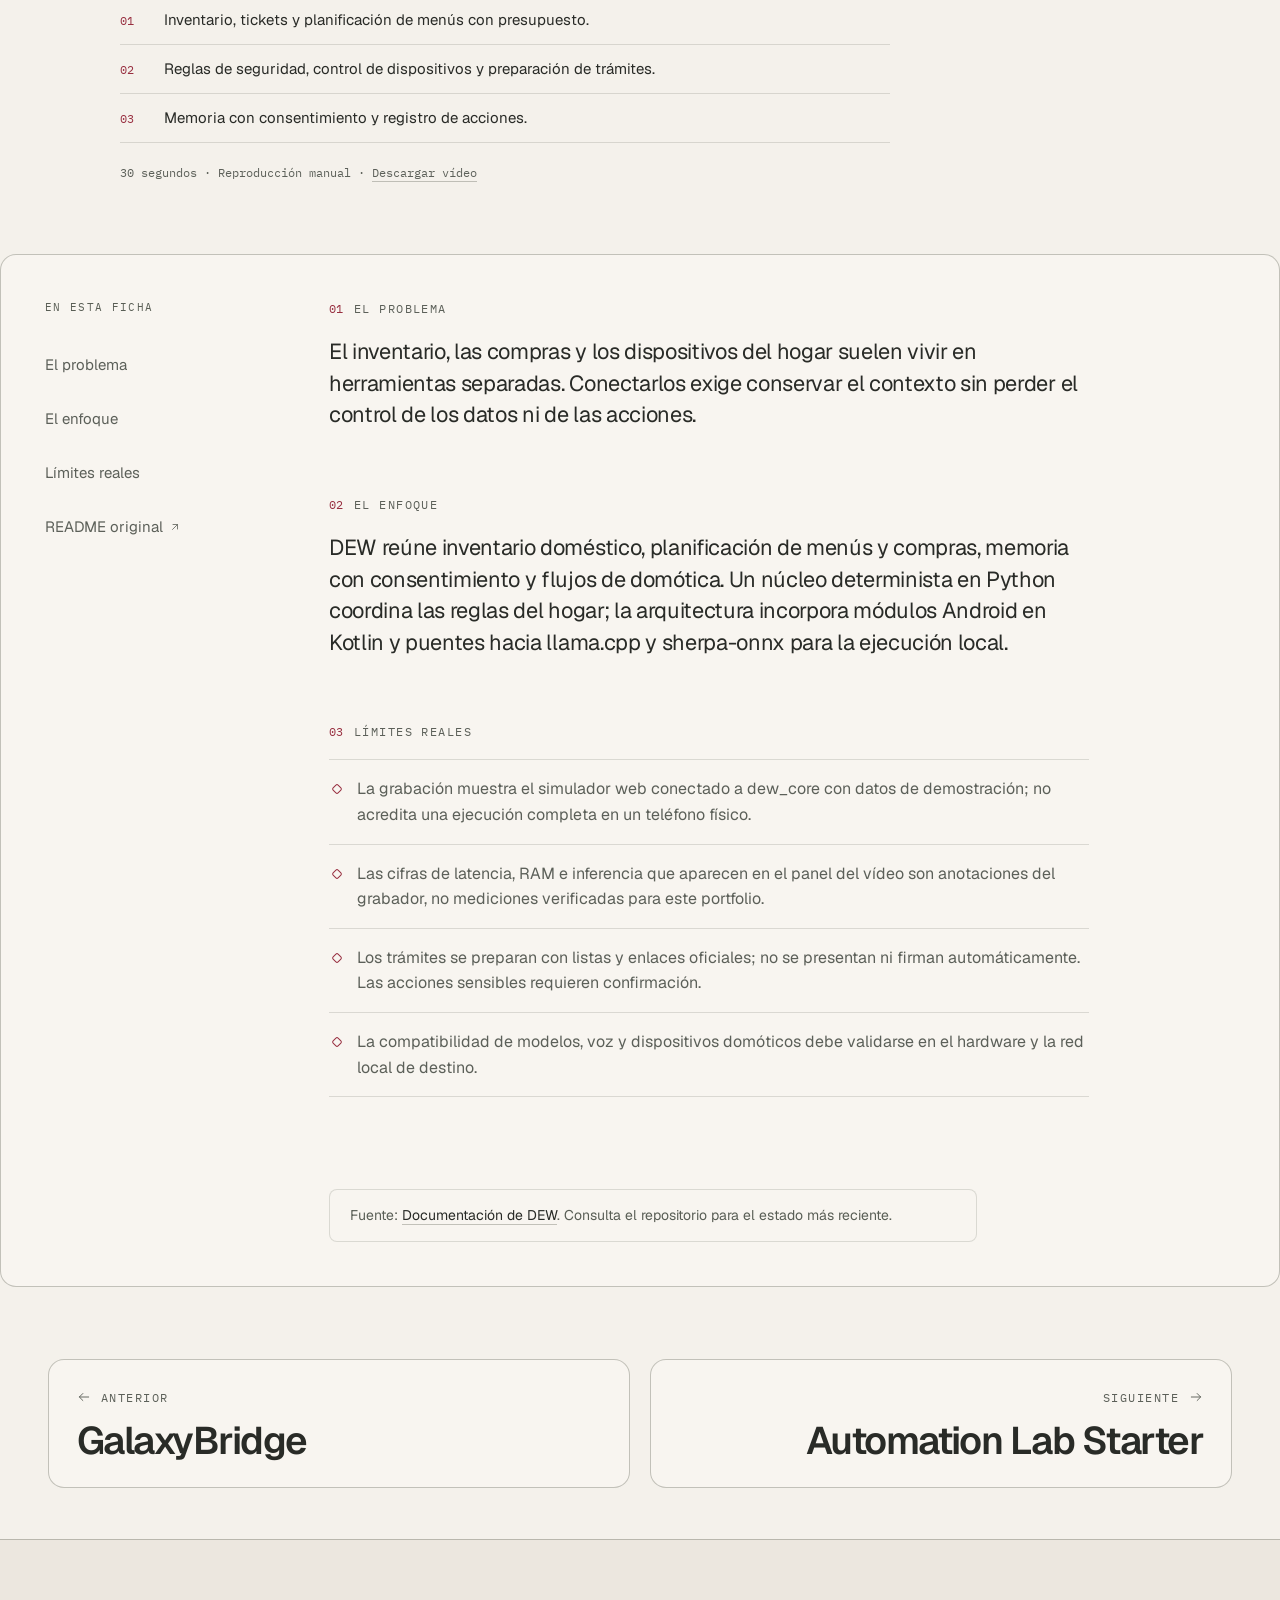
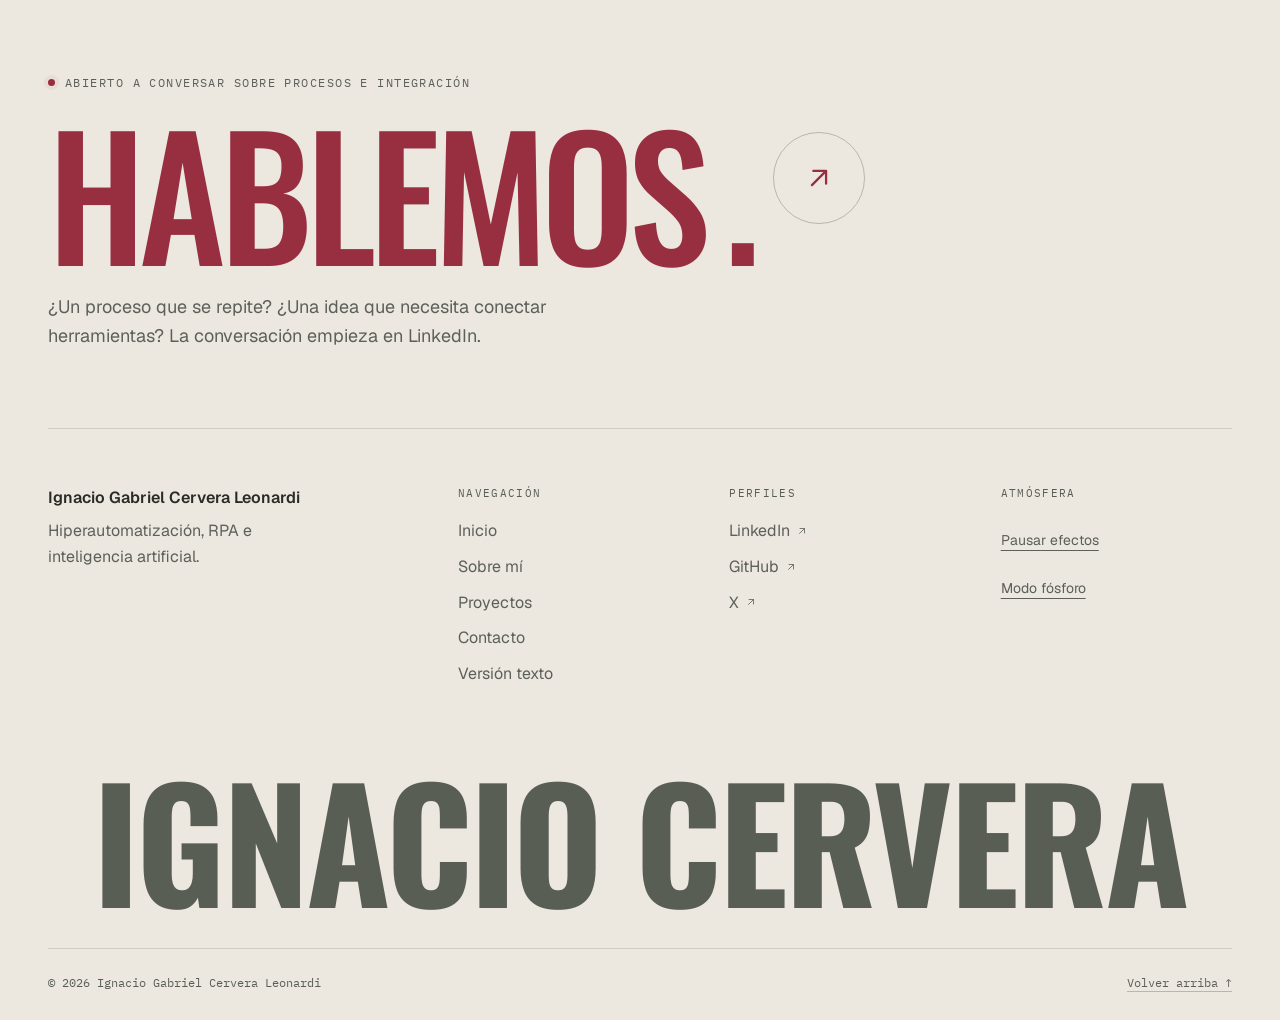
<file: proyectos/dew/index.html>
<!DOCTYPE html><html lang="es" data-theme="red" data-view="site"><head><meta charset="UTF-8"><meta name="viewport" content="width=device-width, initial-scale=1"><meta name="generator" content="Astro v7.4.7"><title>DEW: asistente doméstico local · Ignacio Cervera</title><meta name="description" content="DEW conecta inventario, compras, domótica y memoria con consentimiento. Descubre su arquitectura local, el vídeo del simulador y los límites del prototipo."><link rel="preload" href="/_astro/geist-latin-wght-normal.BgDaEnEv.woff2" as="font" type="font/woff2" crossorigin="anonymous"><meta name="robots" content="index, follow, max-image-preview:large"><meta name="theme-color" content="#f4f1eb"><meta property="og:type" content="website"><meta property="og:locale" content="es_ES"><meta property="og:site_name" content="Portfolio de Ignacio Cervera"><meta property="og:title" content="DEW: asistente doméstico local · Ignacio Cervera"><meta property="og:description" content="DEW conecta inventario, compras, domótica y memoria con consentimiento. Descubre su arquitectura local, el vídeo del simulador y los límites del prototipo."><meta property="og:image" content="https://ceutryharder.github.io/og.png"><meta property="og:image:width" content="1200"><meta property="og:image:height" content="630"><meta property="og:image:type" content="image/png"><meta property="og:image:alt" content="Ignacio Cervera. RPA, low-code y orquestación agéntica."><meta name="twitter:card" content="summary_large_image"><meta name="twitter:image" content="https://ceutryharder.github.io/og.png"><meta name="twitter:image:alt" content="Portfolio de Ignacio Cervera"><link rel="canonical" href="https://ceutryharder.github.io/proyectos/dew"><link rel="alternate" hreflang="es-ES" href="https://ceutryharder.github.io/proyectos/dew"><meta property="og:url" content="https://ceutryharder.github.io/proyectos/dew"><link rel="sitemap" href="/sitemap.xml"><script type="application/ld+json">{"@context":"https://schema.org","@graph":[{"@type":"Person","@id":"https://ceutryharder.github.io/#person","url":"https://ceutryharder.github.io/","name":"Ignacio Gabriel Cervera Leonardi","description":"Hiperautomatización, RPA e inteligencia artificial.","sameAs":["https://www.linkedin.com/in/ignacio-cervera-leonardi1a895a330/","https://github.com/CeuTryharder","https://x.com/dokkankuriri"],"knowsAbout":["UiPath","RPA","Appian","Inteligencia artificial","Orquestación agéntica"]},{"@type":"WebSite","name":"Portfolio de Ignacio Cervera","inLanguage":"es-ES","@id":"https://ceutryharder.github.io/#website","url":"https://ceutryharder.github.io/","author":{"@id":"https://ceutryharder.github.io/#person"}},{"@type":"SoftwareSourceCode","name":"DEW","description":"Un asistente para el hogar. Tus datos, bajo tu control.","url":"https://ceutryharder.github.io/proyectos/dew","inLanguage":"es-ES","author":{"@id":"https://ceutryharder.github.io/#person"},"codeRepository":"https://github.com/CeuTryharder/dew-asistente-hogar","sameAs":["https://github.com/CeuTryharder/dew-asistente-hogar"],"keywords":"Python, Kotlin, llama.cpp, SQLite, Home Assistant","dateModified":"2026-11-16"},{"@type":"BreadcrumbList","@id":"https://ceutryharder.github.io/proyectos/dew#breadcrumb","itemListElement":[{"@type":"ListItem","position":1,"name":"Inicio","item":"https://ceutryharder.github.io/"},{"@type":"ListItem","position":2,"name":"Proyectos","item":"https://ceutryharder.github.io/proyectos"},{"@type":"ListItem","position":3,"name":"DEW","item":"https://ceutryharder.github.io/proyectos/dew"}]}]}</script><link rel="icon" type="image/svg+xml" href="/favicon.svg?v=torii-1"><script>(() => {
  const root = document.documentElement;
  try {
    if (root.dataset.view !== 'reading' && localStorage.getItem('primal-crt') === 'on') root.dataset.crt = 'on';
    if (localStorage.getItem('primal-effects') === 'off') root.dataset.effects = 'off';
  } catch { /* El contenido sigue disponible sin almacenamiento. */ }
})();
</script><link rel="stylesheet" href="/_astro/Layout.DwjVMSWP.css"></head><body><a class="skip-link" href="#contenido">Saltar al contenido</a><header class="site-header" data-header><div class="container header-inner"><a class="brand" href="/" aria-label="Ignacio Cervera, inicio"><span class="brand-name">Ignacio Cervera</span><span class="brand-role" aria-hidden="true">Hiperautomatización · RPA · IA</span></a><nav class="site-nav" id="site-nav" aria-label="Navegación principal"><ul><li><a href="/">Inicio</a></li><li><a href="/sobre-mi">Sobre mí</a></li><li><a href="/proyectos" aria-current="page">Proyectos</a></li><li><a href="/contacto">Contacto</a></li></ul></nav><div class="header-actions"><a class="header-cta" aria-label="LinkedIn de Ignacio Cervera" href="https://www.linkedin.com/in/ignacio-cervera-leonardi1a895a330/" rel="noopener noreferrer">LinkedIn <svg width="12" height="12" viewBox="0 0 24 24" fill="none" stroke="currentColor" stroke-width="1.6" stroke-linecap="round" stroke-linejoin="round" aria-hidden="true"><path d="M7 17 17 7M8 7h9v9"></path></svg></a><button class="menu-toggle" type="button" aria-controls="site-nav" aria-expanded="false" data-menu-toggle hidden><span class="sr-only">Abrir menú</span><span class="menu-icon" aria-hidden="true"><i></i><i></i></span></button></div></div></header><main id="contenido" tabindex="-1"><article class="case"><header class="page-hero case-hero"><div class="container"><a class="back-link" href="/proyectos"><svg width="16" height="16" viewBox="0 0 24 24" fill="none" stroke="currentColor" stroke-width="1.6" stroke-linecap="round" stroke-linejoin="round" aria-hidden="true"><path d="M20 12H4m6-6-6 6 6 6"></path></svg> Proyectos</a><p class="eyebrow"><span class="index">01</span> IA local / Hogar conectado</p><h1>DEW<span class="text-accent">.</span></h1><p class="page-lead">Un asistente para el hogar. Tus datos, bajo tu control.</p><dl class="case-facts"><div><dt>Estado</dt><dd>Prototipo con demo funcional</dd></div><div><dt>Tecnologías</dt><dd>Python · Kotlin · llama.cpp · SQLite · Home Assistant</dd></div><div><dt>Código</dt><dd><a class="link-arrow" href="https://github.com/CeuTryharder/dew-asistente-hogar" rel="noopener noreferrer">Repositorio en GitHub<svg width="14" height="14" viewBox="0 0 24 24" fill="none" stroke="currentColor" stroke-width="1.6" stroke-linecap="round" stroke-linejoin="round" aria-hidden="true"><path d="M7 17 17 7M8 7h9v9"></path></svg></a></dd></div></dl></div></header><section class="container demo" aria-labelledby="demo-title"><figure class="dew-demo"><div class="browser-frame"><div class="browser-bar" aria-hidden="true"><i></i><i></i><i></i><span>DEW · Demostración funcional</span></div><video controls playsinline preload="metadata" width="1280" height="900" poster="/media/dew-poster.webp" aria-label="Demostración funcional de DEW" aria-describedby="video-caption"><source src="/media/dew-demo.mp4" type="video/mp4">Tu navegador no puede reproducir el vídeo. <a href="/media/dew-demo.mp4">Descargar demostración</a></video></div><figcaption id="video-caption"><h2 id="demo-title">El hogar, conectado<span class="text-accent">.</span></h2><p>Recorrido del simulador web conectado al núcleo de DEW, publicado en el repositorio del proyecto.</p><ol class="video-steps"><li>Inventario, tickets y planificación de menús con presupuesto.</li><li>Reglas de seguridad, control de dispositivos y preparación de trámites.</li><li>Memoria con consentimiento y registro de acciones.</li></ol><p class="video-duration">30 segundos · Reproducción manual · <a class="quiet-link" href="/media/dew-demo.mp4" download>Descargar vídeo</a></p></figcaption></figure></section><div class="container case-layout"><aside class="case-nav" aria-label="En esta ficha"><p class="footer-label">En esta ficha</p><a href="#problema">El problema</a><a href="#enfoque">El enfoque</a><a href="#limites">Límites reales</a><a href="https://github.com/CeuTryharder/dew-asistente-hogar/blob/main/README.md" rel="noopener noreferrer">README original<svg width="12" height="12" viewBox="0 0 24 24" fill="none" stroke="currentColor" stroke-width="1.6" stroke-linecap="round" stroke-linejoin="round" aria-hidden="true"><path d="M7 17 17 7M8 7h9v9"></path></svg></a></aside><div class="case-content"><section id="problema" data-reveal><p class="eyebrow"><span class="index">01</span> El problema</p><p class="lead-text">El inventario, las compras y los dispositivos del hogar suelen vivir en herramientas separadas. Conectarlos exige conservar el contexto sin perder el control de los datos ni de las acciones.</p></section><section id="enfoque" data-reveal><p class="eyebrow"><span class="index">02</span> El enfoque</p><p class="lead-text">DEW reúne inventario doméstico, planificación de menús y compras, memoria con consentimiento y flujos de domótica. Un núcleo determinista en Python coordina las reglas del hogar; la arquitectura incorpora módulos Android en Kotlin y puentes hacia llama.cpp y sherpa-onnx para la ejecución local.</p></section><section id="limites" data-reveal><p class="eyebrow"><span class="index">03</span> Límites reales</p><ul class="limits-list"><li>La grabación muestra el simulador web conectado a dew_core con datos de demostración; no acredita una ejecución completa en un teléfono físico.</li><li>Las cifras de latencia, RAM e inferencia que aparecen en el panel del vídeo son anotaciones del grabador, no mediciones verificadas para este portfolio.</li><li>Los trámites se preparan con listas y enlaces oficiales; no se presentan ni firman automáticamente. Las acciones sensibles requieren confirmación.</li><li>La compatibilidad de modelos, voz y dispositivos domóticos debe validarse en el hardware y la red local de destino.</li></ul></section><p class="source-note">Fuente: <a href="https://github.com/CeuTryharder/dew-asistente-hogar/blob/main/README.md" rel="noopener noreferrer">Documentación de DEW</a>. Consulta el repositorio para el estado más reciente.</p></div></div><nav class="container project-pagination" aria-label="Más proyectos"><a href="/proyectos/galaxybridge"><span class="eyebrow"><svg width="14" height="14" viewBox="0 0 24 24" fill="none" stroke="currentColor" stroke-width="1.6" stroke-linecap="round" stroke-linejoin="round" aria-hidden="true"><path d="M20 12H4m6-6-6 6 6 6"></path></svg> Anterior</span><strong>GalaxyBridge</strong></a><a href="/proyectos/automation-lab"><span class="eyebrow">Siguiente <svg width="14" height="14" viewBox="0 0 24 24" fill="none" stroke="currentColor" stroke-width="1.6" stroke-linecap="round" stroke-linejoin="round" aria-hidden="true"><path d="M4 12h16m-6-6 6 6-6 6"></path></svg></span><strong>Automation Lab Starter</strong></a></nav></article></main><footer class="site-footer"><div class="container"><section class="footer-cta" aria-labelledby="footer-cta-title"><p class="eyebrow"><span class="dot" aria-hidden="true"></span> Abierto a conversar sobre procesos e integración</p><h2 id="footer-cta-title"><a class="footer-cta-link" aria-label="Hablemos en LinkedIn" href="https://www.linkedin.com/in/ignacio-cervera-leonardi1a895a330/" rel="noopener noreferrer">Hablemos<span class="text-accent">.</span><span class="footer-cta-arrow" aria-hidden="true"><svg width="56" height="56" viewBox="0 0 24 24" fill="none" stroke="currentColor" stroke-width="1.6" stroke-linecap="round" stroke-linejoin="round" aria-hidden="true"><path d="M7 17 17 7M8 7h9v9"></path></svg></span></a></h2><p class="footer-cta-note">¿Un proceso que se repite? ¿Una idea que necesita conectar herramientas? La conversación empieza en LinkedIn.</p></section><div class="footer-grid"><div class="footer-col footer-about"><p class="footer-title">Ignacio Gabriel Cervera Leonardi</p><p>Hiperautomatización, RPA e inteligencia artificial.</p></div><nav class="footer-col" aria-label="Navegación del pie"><p class="footer-label">Navegación</p><ul><li><a href="/">Inicio</a></li><li><a href="/sobre-mi">Sobre mí</a></li><li><a href="/proyectos">Proyectos</a></li><li><a href="/contacto">Contacto</a></li><li><a href="/lectura">Versión texto</a></li></ul></nav><div class="footer-col"><p class="footer-label">Perfiles</p><ul><li><a href="https://www.linkedin.com/in/ignacio-cervera-leonardi1a895a330/" rel="noopener noreferrer">LinkedIn<svg width="12" height="12" viewBox="0 0 24 24" fill="none" stroke="currentColor" stroke-width="1.6" stroke-linecap="round" stroke-linejoin="round" aria-hidden="true"><path d="M7 17 17 7M8 7h9v9"></path></svg></a></li><li><a href="https://github.com/CeuTryharder" rel="noopener noreferrer">GitHub<svg width="12" height="12" viewBox="0 0 24 24" fill="none" stroke="currentColor" stroke-width="1.6" stroke-linecap="round" stroke-linejoin="round" aria-hidden="true"><path d="M7 17 17 7M8 7h9v9"></path></svg></a></li><li><a href="https://x.com/dokkankuriri" rel="noopener noreferrer">X<svg width="12" height="12" viewBox="0 0 24 24" fill="none" stroke="currentColor" stroke-width="1.6" stroke-linecap="round" stroke-linejoin="round" aria-hidden="true"><path d="M7 17 17 7M8 7h9v9"></path></svg></a></li></ul></div><div class="footer-col" hidden data-appearance-controls><p class="footer-label">Atmósfera</p><div class="appearance-controls"><button type="button" data-effects-toggle aria-pressed="false">Pausar efectos</button><button type="button" data-crt-toggle aria-pressed="false">Modo fósforo</button></div></div></div><p class="footer-wordmark" aria-hidden="true">Ignacio Cervera</p><div class="footer-bottom"><span>© 2026 Ignacio Gabriel Cervera Leonardi</span><a href="#contenido" class="quiet-link">Volver arriba ↑</a></div></div></footer><button class="crt-exit" type="button" data-crt-toggle aria-pressed="false" hidden>Salir del modo fósforo <span aria-hidden="true">×</span></button><script type="module" src="/_astro/Layout.astro_astro_type_script_index_0_lang.s9Yortgr.js"></script></body></html>
</file>
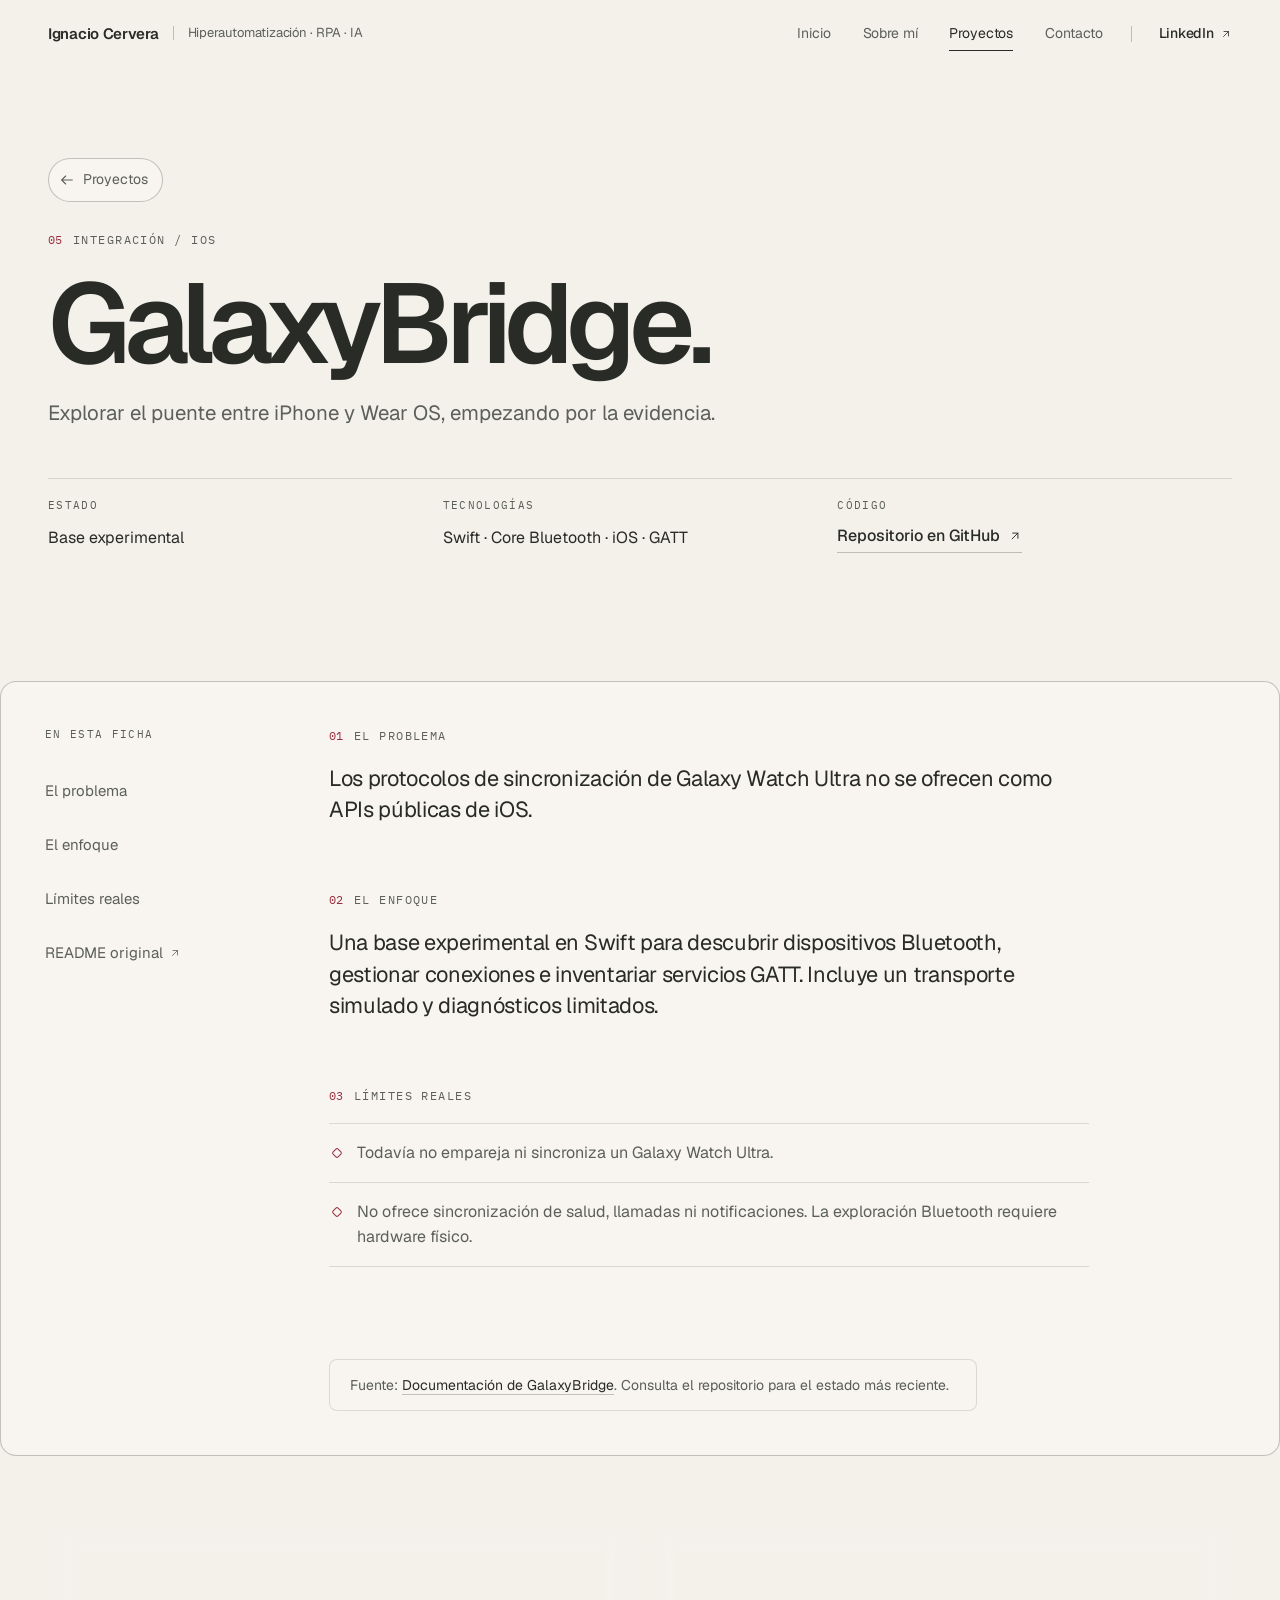
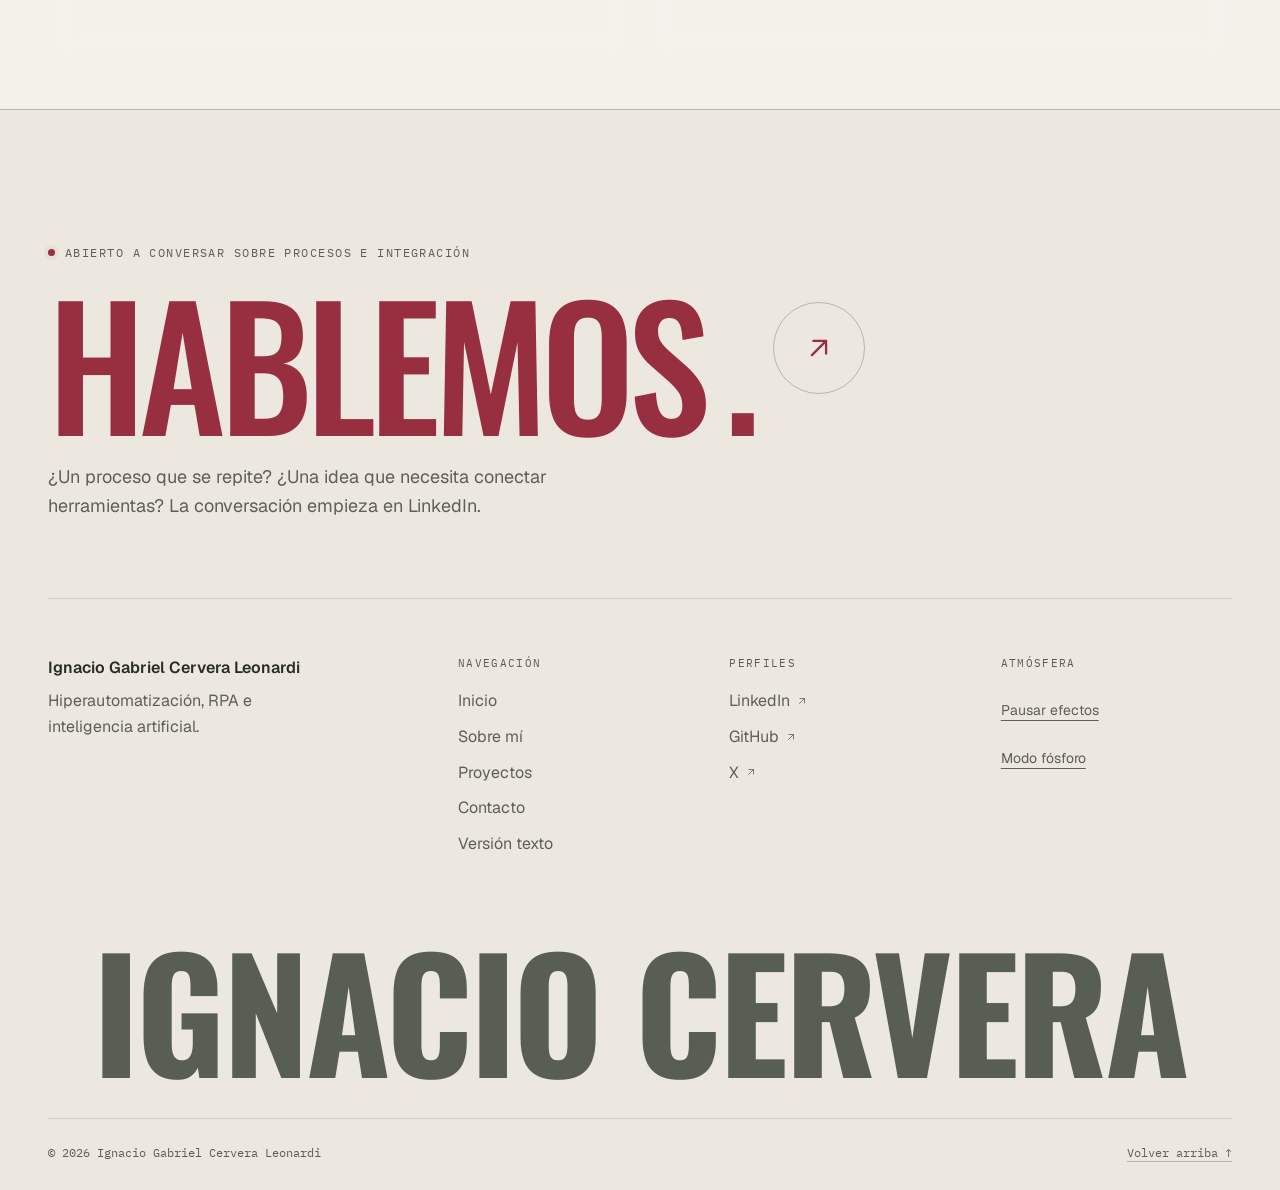
<file: proyectos/galaxybridge/index.html>
<!DOCTYPE html><html lang="es" data-theme="red" data-view="site"><head><meta charset="UTF-8"><meta name="viewport" content="width=device-width, initial-scale=1"><meta name="generator" content="Astro v7.4.7"><title>GalaxyBridge: Bluetooth con Swift · Ignacio Cervera</title><meta name="description" content="GalaxyBridge explora Bluetooth entre iPhone y Wear OS con Swift. Conoce su base experimental, su código y por qué aún no empareja ni sincroniza el reloj."><link rel="preload" href="/_astro/geist-latin-wght-normal.BgDaEnEv.woff2" as="font" type="font/woff2" crossorigin="anonymous"><meta name="robots" content="index, follow, max-image-preview:large"><meta name="theme-color" content="#f4f1eb"><meta property="og:type" content="website"><meta property="og:locale" content="es_ES"><meta property="og:site_name" content="Portfolio de Ignacio Cervera"><meta property="og:title" content="GalaxyBridge: Bluetooth con Swift · Ignacio Cervera"><meta property="og:description" content="GalaxyBridge explora Bluetooth entre iPhone y Wear OS con Swift. Conoce su base experimental, su código y por qué aún no empareja ni sincroniza el reloj."><meta property="og:image" content="https://ceutryharder.github.io/og.png"><meta property="og:image:width" content="1200"><meta property="og:image:height" content="630"><meta property="og:image:type" content="image/png"><meta property="og:image:alt" content="Ignacio Cervera. RPA, low-code y orquestación agéntica."><meta name="twitter:card" content="summary_large_image"><meta name="twitter:image" content="https://ceutryharder.github.io/og.png"><meta name="twitter:image:alt" content="Portfolio de Ignacio Cervera"><link rel="canonical" href="https://ceutryharder.github.io/proyectos/galaxybridge"><link rel="alternate" hreflang="es-ES" href="https://ceutryharder.github.io/proyectos/galaxybridge"><meta property="og:url" content="https://ceutryharder.github.io/proyectos/galaxybridge"><link rel="sitemap" href="/sitemap.xml"><script type="application/ld+json">{"@context":"https://schema.org","@graph":[{"@type":"Person","@id":"https://ceutryharder.github.io/#person","url":"https://ceutryharder.github.io/","name":"Ignacio Gabriel Cervera Leonardi","description":"Hiperautomatización, RPA e inteligencia artificial.","sameAs":["https://www.linkedin.com/in/ignacio-cervera-leonardi1a895a330/","https://github.com/CeuTryharder","https://x.com/dokkankuriri"],"knowsAbout":["UiPath","RPA","Appian","Inteligencia artificial","Orquestación agéntica"]},{"@type":"WebSite","name":"Portfolio de Ignacio Cervera","inLanguage":"es-ES","@id":"https://ceutryharder.github.io/#website","url":"https://ceutryharder.github.io/","author":{"@id":"https://ceutryharder.github.io/#person"}},{"@type":"SoftwareSourceCode","name":"GalaxyBridge","description":"Explorar el puente entre iPhone y Wear OS, empezando por la evidencia.","url":"https://ceutryharder.github.io/proyectos/galaxybridge","inLanguage":"es-ES","author":{"@id":"https://ceutryharder.github.io/#person"},"codeRepository":"https://github.com/CeuTryharder/GalaxyBridge","sameAs":["https://github.com/CeuTryharder/GalaxyBridge"],"keywords":"Swift, Core Bluetooth, iOS, GATT","dateModified":"2026-11-06"},{"@type":"BreadcrumbList","@id":"https://ceutryharder.github.io/proyectos/galaxybridge#breadcrumb","itemListElement":[{"@type":"ListItem","position":1,"name":"Inicio","item":"https://ceutryharder.github.io/"},{"@type":"ListItem","position":2,"name":"Proyectos","item":"https://ceutryharder.github.io/proyectos"},{"@type":"ListItem","position":3,"name":"GalaxyBridge","item":"https://ceutryharder.github.io/proyectos/galaxybridge"}]}]}</script><link rel="icon" type="image/svg+xml" href="/favicon.svg?v=torii-1"><script>(() => {
  const root = document.documentElement;
  try {
    if (root.dataset.view !== 'reading' && localStorage.getItem('primal-crt') === 'on') root.dataset.crt = 'on';
    if (localStorage.getItem('primal-effects') === 'off') root.dataset.effects = 'off';
  } catch { /* El contenido sigue disponible sin almacenamiento. */ }
})();
</script><link rel="stylesheet" href="/_astro/Layout.DwjVMSWP.css"></head><body><a class="skip-link" href="#contenido">Saltar al contenido</a><header class="site-header" data-header><div class="container header-inner"><a class="brand" href="/" aria-label="Ignacio Cervera, inicio"><span class="brand-name">Ignacio Cervera</span><span class="brand-role" aria-hidden="true">Hiperautomatización · RPA · IA</span></a><nav class="site-nav" id="site-nav" aria-label="Navegación principal"><ul><li><a href="/">Inicio</a></li><li><a href="/sobre-mi">Sobre mí</a></li><li><a href="/proyectos" aria-current="page">Proyectos</a></li><li><a href="/contacto">Contacto</a></li></ul></nav><div class="header-actions"><a class="header-cta" aria-label="LinkedIn de Ignacio Cervera" href="https://www.linkedin.com/in/ignacio-cervera-leonardi1a895a330/" rel="noopener noreferrer">LinkedIn <svg width="12" height="12" viewBox="0 0 24 24" fill="none" stroke="currentColor" stroke-width="1.6" stroke-linecap="round" stroke-linejoin="round" aria-hidden="true"><path d="M7 17 17 7M8 7h9v9"></path></svg></a><button class="menu-toggle" type="button" aria-controls="site-nav" aria-expanded="false" data-menu-toggle hidden><span class="sr-only">Abrir menú</span><span class="menu-icon" aria-hidden="true"><i></i><i></i></span></button></div></div></header><main id="contenido" tabindex="-1"><article class="case"><header class="page-hero case-hero"><div class="container"><a class="back-link" href="/proyectos"><svg width="16" height="16" viewBox="0 0 24 24" fill="none" stroke="currentColor" stroke-width="1.6" stroke-linecap="round" stroke-linejoin="round" aria-hidden="true"><path d="M20 12H4m6-6-6 6 6 6"></path></svg> Proyectos</a><p class="eyebrow"><span class="index">05</span> Integración / iOS</p><h1>GalaxyBridge<span class="text-accent">.</span></h1><p class="page-lead">Explorar el puente entre iPhone y Wear OS, empezando por la evidencia.</p><dl class="case-facts"><div><dt>Estado</dt><dd>Base experimental</dd></div><div><dt>Tecnologías</dt><dd>Swift · Core Bluetooth · iOS · GATT</dd></div><div><dt>Código</dt><dd><a class="link-arrow" href="https://github.com/CeuTryharder/GalaxyBridge" rel="noopener noreferrer">Repositorio en GitHub<svg width="14" height="14" viewBox="0 0 24 24" fill="none" stroke="currentColor" stroke-width="1.6" stroke-linecap="round" stroke-linejoin="round" aria-hidden="true"><path d="M7 17 17 7M8 7h9v9"></path></svg></a></dd></div></dl></div></header><div class="container case-layout"><aside class="case-nav" aria-label="En esta ficha"><p class="footer-label">En esta ficha</p><a href="#problema">El problema</a><a href="#enfoque">El enfoque</a><a href="#limites">Límites reales</a><a href="https://github.com/CeuTryharder/GalaxyBridge/blob/main/README.md" rel="noopener noreferrer">README original<svg width="12" height="12" viewBox="0 0 24 24" fill="none" stroke="currentColor" stroke-width="1.6" stroke-linecap="round" stroke-linejoin="round" aria-hidden="true"><path d="M7 17 17 7M8 7h9v9"></path></svg></a></aside><div class="case-content"><section id="problema" data-reveal><p class="eyebrow"><span class="index">01</span> El problema</p><p class="lead-text">Los protocolos de sincronización de Galaxy Watch Ultra no se ofrecen como APIs públicas de iOS.</p></section><section id="enfoque" data-reveal><p class="eyebrow"><span class="index">02</span> El enfoque</p><p class="lead-text">Una base experimental en Swift para descubrir dispositivos Bluetooth, gestionar conexiones e inventariar servicios GATT. Incluye un transporte simulado y diagnósticos limitados.</p></section><section id="limites" data-reveal><p class="eyebrow"><span class="index">03</span> Límites reales</p><ul class="limits-list"><li>Todavía no empareja ni sincroniza un Galaxy Watch Ultra.</li><li>No ofrece sincronización de salud, llamadas ni notificaciones. La exploración Bluetooth requiere hardware físico.</li></ul></section><p class="source-note">Fuente: <a href="https://github.com/CeuTryharder/GalaxyBridge/blob/main/README.md" rel="noopener noreferrer">Documentación de GalaxyBridge</a>. Consulta el repositorio para el estado más reciente.</p></div></div><nav class="container project-pagination" aria-label="Más proyectos"><a href="/proyectos/ollamanotch"><span class="eyebrow"><svg width="14" height="14" viewBox="0 0 24 24" fill="none" stroke="currentColor" stroke-width="1.6" stroke-linecap="round" stroke-linejoin="round" aria-hidden="true"><path d="M20 12H4m6-6-6 6 6 6"></path></svg> Anterior</span><strong>OllamaNotch</strong></a><a href="/proyectos/dew"><span class="eyebrow">Siguiente <svg width="14" height="14" viewBox="0 0 24 24" fill="none" stroke="currentColor" stroke-width="1.6" stroke-linecap="round" stroke-linejoin="round" aria-hidden="true"><path d="M4 12h16m-6-6 6 6-6 6"></path></svg></span><strong>DEW</strong></a></nav></article></main><footer class="site-footer"><div class="container"><section class="footer-cta" aria-labelledby="footer-cta-title"><p class="eyebrow"><span class="dot" aria-hidden="true"></span> Abierto a conversar sobre procesos e integración</p><h2 id="footer-cta-title"><a class="footer-cta-link" aria-label="Hablemos en LinkedIn" href="https://www.linkedin.com/in/ignacio-cervera-leonardi1a895a330/" rel="noopener noreferrer">Hablemos<span class="text-accent">.</span><span class="footer-cta-arrow" aria-hidden="true"><svg width="56" height="56" viewBox="0 0 24 24" fill="none" stroke="currentColor" stroke-width="1.6" stroke-linecap="round" stroke-linejoin="round" aria-hidden="true"><path d="M7 17 17 7M8 7h9v9"></path></svg></span></a></h2><p class="footer-cta-note">¿Un proceso que se repite? ¿Una idea que necesita conectar herramientas? La conversación empieza en LinkedIn.</p></section><div class="footer-grid"><div class="footer-col footer-about"><p class="footer-title">Ignacio Gabriel Cervera Leonardi</p><p>Hiperautomatización, RPA e inteligencia artificial.</p></div><nav class="footer-col" aria-label="Navegación del pie"><p class="footer-label">Navegación</p><ul><li><a href="/">Inicio</a></li><li><a href="/sobre-mi">Sobre mí</a></li><li><a href="/proyectos">Proyectos</a></li><li><a href="/contacto">Contacto</a></li><li><a href="/lectura">Versión texto</a></li></ul></nav><div class="footer-col"><p class="footer-label">Perfiles</p><ul><li><a href="https://www.linkedin.com/in/ignacio-cervera-leonardi1a895a330/" rel="noopener noreferrer">LinkedIn<svg width="12" height="12" viewBox="0 0 24 24" fill="none" stroke="currentColor" stroke-width="1.6" stroke-linecap="round" stroke-linejoin="round" aria-hidden="true"><path d="M7 17 17 7M8 7h9v9"></path></svg></a></li><li><a href="https://github.com/CeuTryharder" rel="noopener noreferrer">GitHub<svg width="12" height="12" viewBox="0 0 24 24" fill="none" stroke="currentColor" stroke-width="1.6" stroke-linecap="round" stroke-linejoin="round" aria-hidden="true"><path d="M7 17 17 7M8 7h9v9"></path></svg></a></li><li><a href="https://x.com/dokkankuriri" rel="noopener noreferrer">X<svg width="12" height="12" viewBox="0 0 24 24" fill="none" stroke="currentColor" stroke-width="1.6" stroke-linecap="round" stroke-linejoin="round" aria-hidden="true"><path d="M7 17 17 7M8 7h9v9"></path></svg></a></li></ul></div><div class="footer-col" hidden data-appearance-controls><p class="footer-label">Atmósfera</p><div class="appearance-controls"><button type="button" data-effects-toggle aria-pressed="false">Pausar efectos</button><button type="button" data-crt-toggle aria-pressed="false">Modo fósforo</button></div></div></div><p class="footer-wordmark" aria-hidden="true">Ignacio Cervera</p><div class="footer-bottom"><span>© 2026 Ignacio Gabriel Cervera Leonardi</span><a href="#contenido" class="quiet-link">Volver arriba ↑</a></div></div></footer><button class="crt-exit" type="button" data-crt-toggle aria-pressed="false" hidden>Salir del modo fósforo <span aria-hidden="true">×</span></button><script type="module" src="/_astro/Layout.astro_astro_type_script_index_0_lang.s9Yortgr.js"></script></body></html>
</file>
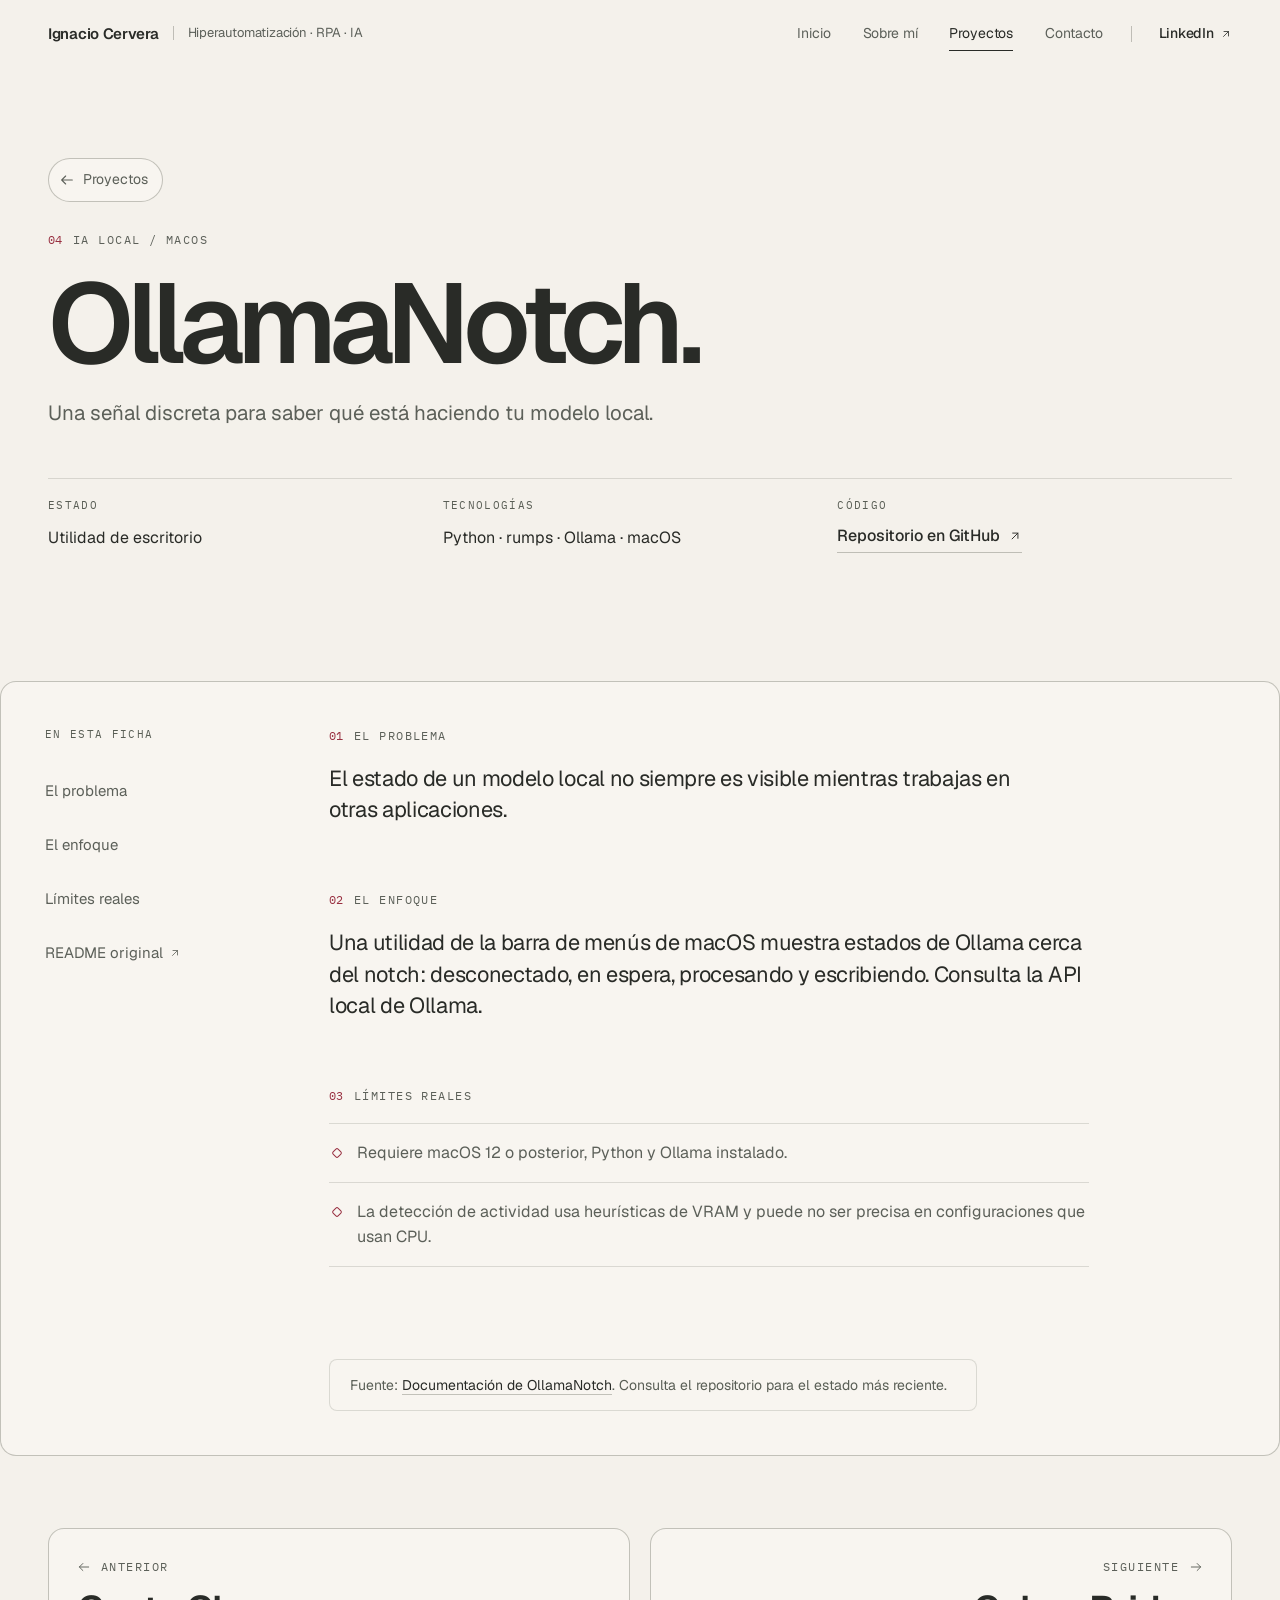
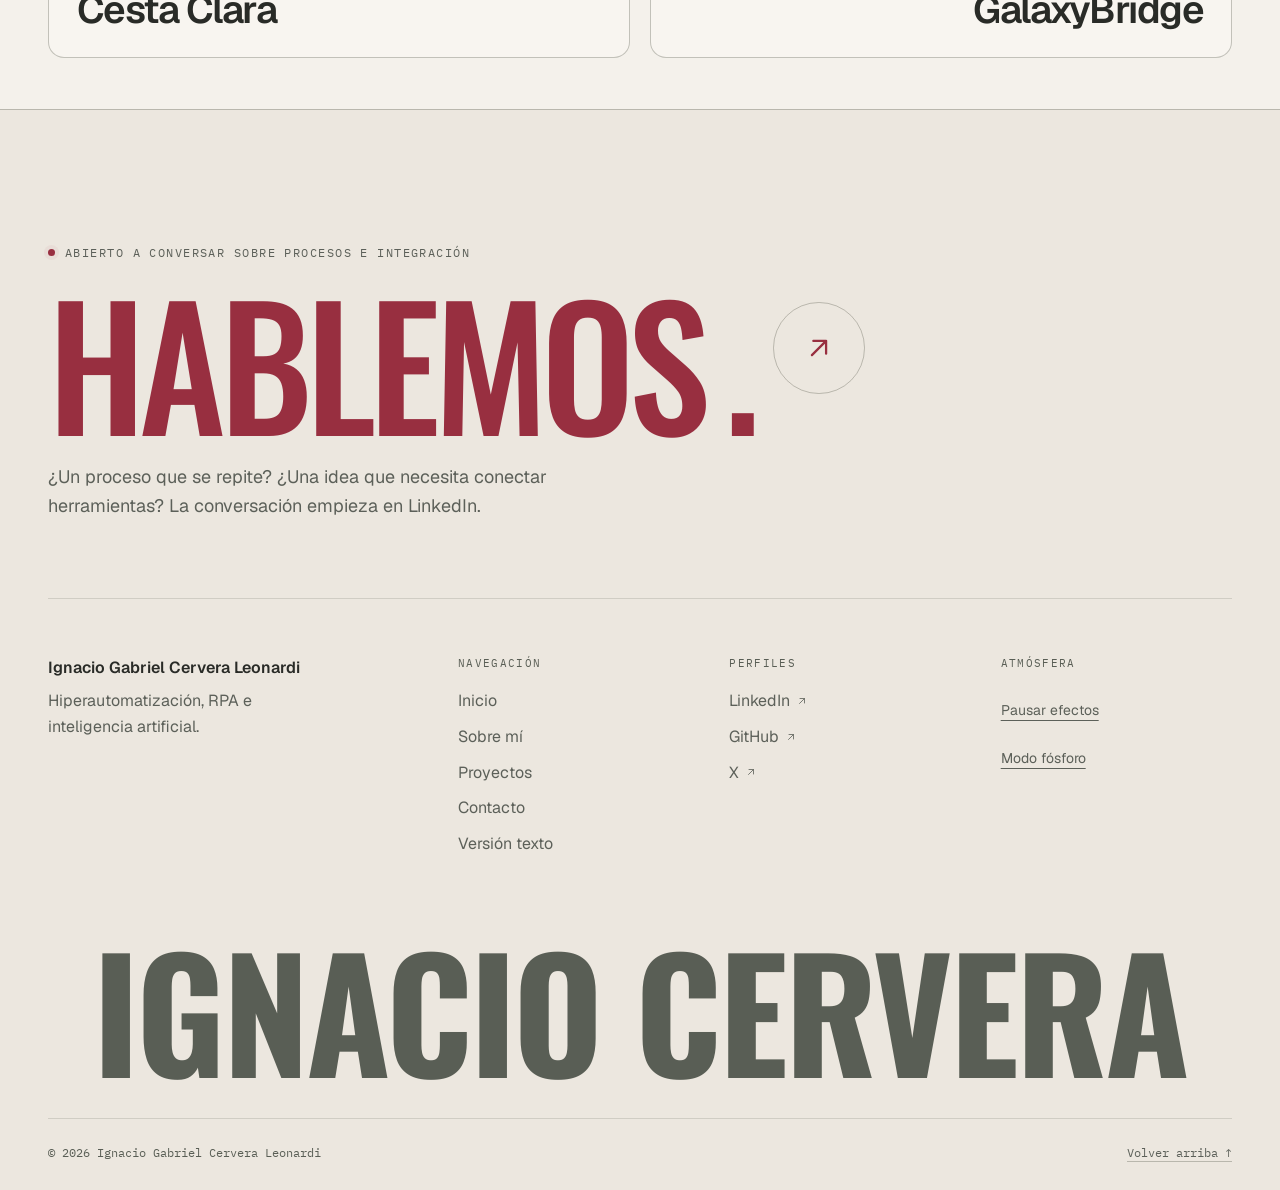
<file: proyectos/ollamanotch/index.html>
<!DOCTYPE html><html lang="es" data-theme="red" data-view="site"><head><meta charset="UTF-8"><meta name="viewport" content="width=device-width, initial-scale=1"><meta name="generator" content="Astro v7.4.7"><title>OllamaNotch: IA local en macOS · Ignacio Cervera</title><meta name="description" content="OllamaNotch muestra el estado de Ollama en la barra de menús de macOS. Conoce el problema, el enfoque en Python, el código y sus límites heurísticos."><link rel="preload" href="/_astro/geist-latin-wght-normal.BgDaEnEv.woff2" as="font" type="font/woff2" crossorigin="anonymous"><meta name="robots" content="index, follow, max-image-preview:large"><meta name="theme-color" content="#f4f1eb"><meta property="og:type" content="website"><meta property="og:locale" content="es_ES"><meta property="og:site_name" content="Portfolio de Ignacio Cervera"><meta property="og:title" content="OllamaNotch: IA local en macOS · Ignacio Cervera"><meta property="og:description" content="OllamaNotch muestra el estado de Ollama en la barra de menús de macOS. Conoce el problema, el enfoque en Python, el código y sus límites heurísticos."><meta property="og:image" content="https://ceutryharder.github.io/og.png"><meta property="og:image:width" content="1200"><meta property="og:image:height" content="630"><meta property="og:image:type" content="image/png"><meta property="og:image:alt" content="Ignacio Cervera. RPA, low-code y orquestación agéntica."><meta name="twitter:card" content="summary_large_image"><meta name="twitter:image" content="https://ceutryharder.github.io/og.png"><meta name="twitter:image:alt" content="Portfolio de Ignacio Cervera"><link rel="canonical" href="https://ceutryharder.github.io/proyectos/ollamanotch"><link rel="alternate" hreflang="es-ES" href="https://ceutryharder.github.io/proyectos/ollamanotch"><meta property="og:url" content="https://ceutryharder.github.io/proyectos/ollamanotch"><link rel="sitemap" href="/sitemap.xml"><script type="application/ld+json">{"@context":"https://schema.org","@graph":[{"@type":"Person","@id":"https://ceutryharder.github.io/#person","url":"https://ceutryharder.github.io/","name":"Ignacio Gabriel Cervera Leonardi","description":"Hiperautomatización, RPA e inteligencia artificial.","sameAs":["https://www.linkedin.com/in/ignacio-cervera-leonardi1a895a330/","https://github.com/CeuTryharder","https://x.com/dokkankuriri"],"knowsAbout":["UiPath","RPA","Appian","Inteligencia artificial","Orquestación agéntica"]},{"@type":"WebSite","name":"Portfolio de Ignacio Cervera","inLanguage":"es-ES","@id":"https://ceutryharder.github.io/#website","url":"https://ceutryharder.github.io/","author":{"@id":"https://ceutryharder.github.io/#person"}},{"@type":"SoftwareSourceCode","name":"OllamaNotch","description":"Una señal discreta para saber qué está haciendo tu modelo local.","url":"https://ceutryharder.github.io/proyectos/ollamanotch","inLanguage":"es-ES","author":{"@id":"https://ceutryharder.github.io/#person"},"codeRepository":"https://github.com/CeuTryharder/OllamaNotch","sameAs":["https://github.com/CeuTryharder/OllamaNotch"],"keywords":"Python, rumps, Ollama, macOS","dateModified":"2026-11-06"},{"@type":"BreadcrumbList","@id":"https://ceutryharder.github.io/proyectos/ollamanotch#breadcrumb","itemListElement":[{"@type":"ListItem","position":1,"name":"Inicio","item":"https://ceutryharder.github.io/"},{"@type":"ListItem","position":2,"name":"Proyectos","item":"https://ceutryharder.github.io/proyectos"},{"@type":"ListItem","position":3,"name":"OllamaNotch","item":"https://ceutryharder.github.io/proyectos/ollamanotch"}]}]}</script><link rel="icon" type="image/svg+xml" href="/favicon.svg?v=torii-1"><script>(() => {
  const root = document.documentElement;
  try {
    if (root.dataset.view !== 'reading' && localStorage.getItem('primal-crt') === 'on') root.dataset.crt = 'on';
    if (localStorage.getItem('primal-effects') === 'off') root.dataset.effects = 'off';
  } catch { /* El contenido sigue disponible sin almacenamiento. */ }
})();
</script><link rel="stylesheet" href="/_astro/Layout.DwjVMSWP.css"></head><body><a class="skip-link" href="#contenido">Saltar al contenido</a><header class="site-header" data-header><div class="container header-inner"><a class="brand" href="/" aria-label="Ignacio Cervera, inicio"><span class="brand-name">Ignacio Cervera</span><span class="brand-role" aria-hidden="true">Hiperautomatización · RPA · IA</span></a><nav class="site-nav" id="site-nav" aria-label="Navegación principal"><ul><li><a href="/">Inicio</a></li><li><a href="/sobre-mi">Sobre mí</a></li><li><a href="/proyectos" aria-current="page">Proyectos</a></li><li><a href="/contacto">Contacto</a></li></ul></nav><div class="header-actions"><a class="header-cta" aria-label="LinkedIn de Ignacio Cervera" href="https://www.linkedin.com/in/ignacio-cervera-leonardi1a895a330/" rel="noopener noreferrer">LinkedIn <svg width="12" height="12" viewBox="0 0 24 24" fill="none" stroke="currentColor" stroke-width="1.6" stroke-linecap="round" stroke-linejoin="round" aria-hidden="true"><path d="M7 17 17 7M8 7h9v9"></path></svg></a><button class="menu-toggle" type="button" aria-controls="site-nav" aria-expanded="false" data-menu-toggle hidden><span class="sr-only">Abrir menú</span><span class="menu-icon" aria-hidden="true"><i></i><i></i></span></button></div></div></header><main id="contenido" tabindex="-1"><article class="case"><header class="page-hero case-hero"><div class="container"><a class="back-link" href="/proyectos"><svg width="16" height="16" viewBox="0 0 24 24" fill="none" stroke="currentColor" stroke-width="1.6" stroke-linecap="round" stroke-linejoin="round" aria-hidden="true"><path d="M20 12H4m6-6-6 6 6 6"></path></svg> Proyectos</a><p class="eyebrow"><span class="index">04</span> IA local / macOS</p><h1>OllamaNotch<span class="text-accent">.</span></h1><p class="page-lead">Una señal discreta para saber qué está haciendo tu modelo local.</p><dl class="case-facts"><div><dt>Estado</dt><dd>Utilidad de escritorio</dd></div><div><dt>Tecnologías</dt><dd>Python · rumps · Ollama · macOS</dd></div><div><dt>Código</dt><dd><a class="link-arrow" href="https://github.com/CeuTryharder/OllamaNotch" rel="noopener noreferrer">Repositorio en GitHub<svg width="14" height="14" viewBox="0 0 24 24" fill="none" stroke="currentColor" stroke-width="1.6" stroke-linecap="round" stroke-linejoin="round" aria-hidden="true"><path d="M7 17 17 7M8 7h9v9"></path></svg></a></dd></div></dl></div></header><div class="container case-layout"><aside class="case-nav" aria-label="En esta ficha"><p class="footer-label">En esta ficha</p><a href="#problema">El problema</a><a href="#enfoque">El enfoque</a><a href="#limites">Límites reales</a><a href="https://github.com/CeuTryharder/OllamaNotch/blob/main/README.md" rel="noopener noreferrer">README original<svg width="12" height="12" viewBox="0 0 24 24" fill="none" stroke="currentColor" stroke-width="1.6" stroke-linecap="round" stroke-linejoin="round" aria-hidden="true"><path d="M7 17 17 7M8 7h9v9"></path></svg></a></aside><div class="case-content"><section id="problema" data-reveal><p class="eyebrow"><span class="index">01</span> El problema</p><p class="lead-text">El estado de un modelo local no siempre es visible mientras trabajas en otras aplicaciones.</p></section><section id="enfoque" data-reveal><p class="eyebrow"><span class="index">02</span> El enfoque</p><p class="lead-text">Una utilidad de la barra de menús de macOS muestra estados de Ollama cerca del notch: desconectado, en espera, procesando y escribiendo. Consulta la API local de Ollama.</p></section><section id="limites" data-reveal><p class="eyebrow"><span class="index">03</span> Límites reales</p><ul class="limits-list"><li>Requiere macOS 12 o posterior, Python y Ollama instalado.</li><li>La detección de actividad usa heurísticas de VRAM y puede no ser precisa en configuraciones que usan CPU.</li></ul></section><p class="source-note">Fuente: <a href="https://github.com/CeuTryharder/OllamaNotch/blob/main/README.md" rel="noopener noreferrer">Documentación de OllamaNotch</a>. Consulta el repositorio para el estado más reciente.</p></div></div><nav class="container project-pagination" aria-label="Más proyectos"><a href="/proyectos/cesta-clara"><span class="eyebrow"><svg width="14" height="14" viewBox="0 0 24 24" fill="none" stroke="currentColor" stroke-width="1.6" stroke-linecap="round" stroke-linejoin="round" aria-hidden="true"><path d="M20 12H4m6-6-6 6 6 6"></path></svg> Anterior</span><strong>Cesta Clara</strong></a><a href="/proyectos/galaxybridge"><span class="eyebrow">Siguiente <svg width="14" height="14" viewBox="0 0 24 24" fill="none" stroke="currentColor" stroke-width="1.6" stroke-linecap="round" stroke-linejoin="round" aria-hidden="true"><path d="M4 12h16m-6-6 6 6-6 6"></path></svg></span><strong>GalaxyBridge</strong></a></nav></article></main><footer class="site-footer"><div class="container"><section class="footer-cta" aria-labelledby="footer-cta-title"><p class="eyebrow"><span class="dot" aria-hidden="true"></span> Abierto a conversar sobre procesos e integración</p><h2 id="footer-cta-title"><a class="footer-cta-link" aria-label="Hablemos en LinkedIn" href="https://www.linkedin.com/in/ignacio-cervera-leonardi1a895a330/" rel="noopener noreferrer">Hablemos<span class="text-accent">.</span><span class="footer-cta-arrow" aria-hidden="true"><svg width="56" height="56" viewBox="0 0 24 24" fill="none" stroke="currentColor" stroke-width="1.6" stroke-linecap="round" stroke-linejoin="round" aria-hidden="true"><path d="M7 17 17 7M8 7h9v9"></path></svg></span></a></h2><p class="footer-cta-note">¿Un proceso que se repite? ¿Una idea que necesita conectar herramientas? La conversación empieza en LinkedIn.</p></section><div class="footer-grid"><div class="footer-col footer-about"><p class="footer-title">Ignacio Gabriel Cervera Leonardi</p><p>Hiperautomatización, RPA e inteligencia artificial.</p></div><nav class="footer-col" aria-label="Navegación del pie"><p class="footer-label">Navegación</p><ul><li><a href="/">Inicio</a></li><li><a href="/sobre-mi">Sobre mí</a></li><li><a href="/proyectos">Proyectos</a></li><li><a href="/contacto">Contacto</a></li><li><a href="/lectura">Versión texto</a></li></ul></nav><div class="footer-col"><p class="footer-label">Perfiles</p><ul><li><a href="https://www.linkedin.com/in/ignacio-cervera-leonardi1a895a330/" rel="noopener noreferrer">LinkedIn<svg width="12" height="12" viewBox="0 0 24 24" fill="none" stroke="currentColor" stroke-width="1.6" stroke-linecap="round" stroke-linejoin="round" aria-hidden="true"><path d="M7 17 17 7M8 7h9v9"></path></svg></a></li><li><a href="https://github.com/CeuTryharder" rel="noopener noreferrer">GitHub<svg width="12" height="12" viewBox="0 0 24 24" fill="none" stroke="currentColor" stroke-width="1.6" stroke-linecap="round" stroke-linejoin="round" aria-hidden="true"><path d="M7 17 17 7M8 7h9v9"></path></svg></a></li><li><a href="https://x.com/dokkankuriri" rel="noopener noreferrer">X<svg width="12" height="12" viewBox="0 0 24 24" fill="none" stroke="currentColor" stroke-width="1.6" stroke-linecap="round" stroke-linejoin="round" aria-hidden="true"><path d="M7 17 17 7M8 7h9v9"></path></svg></a></li></ul></div><div class="footer-col" hidden data-appearance-controls><p class="footer-label">Atmósfera</p><div class="appearance-controls"><button type="button" data-effects-toggle aria-pressed="false">Pausar efectos</button><button type="button" data-crt-toggle aria-pressed="false">Modo fósforo</button></div></div></div><p class="footer-wordmark" aria-hidden="true">Ignacio Cervera</p><div class="footer-bottom"><span>© 2026 Ignacio Gabriel Cervera Leonardi</span><a href="#contenido" class="quiet-link">Volver arriba ↑</a></div></div></footer><button class="crt-exit" type="button" data-crt-toggle aria-pressed="false" hidden>Salir del modo fósforo <span aria-hidden="true">×</span></button><script type="module" src="/_astro/Layout.astro_astro_type_script_index_0_lang.s9Yortgr.js"></script></body></html>
</file>
<file: _astro/Layout.DwjVMSWP.css>
@font-face{font-family:Geist Variable;font-style:normal;font-display:swap;font-weight:100 900;src:url(/_astro/geist-cyrillic-ext-wght-normal.DjL33-gN.woff2)format("woff2-variations");unicode-range:U+460-52F,U+1C80-1C8A,U+20B4,U+2DE0-2DFF,U+A640-A69F,U+FE2E-FE2F}@font-face{font-family:Geist Variable;font-style:normal;font-display:swap;font-weight:100 900;src:url(/_astro/geist-cyrillic-wght-normal.BEAKL7Jp.woff2)format("woff2-variations");unicode-range:U+301,U+400-45F,U+490-491,U+4B0-4B1,U+2116}@font-face{font-family:Geist Variable;font-style:normal;font-display:swap;font-weight:100 900;src:url(/_astro/geist-vietnamese-wght-normal.6IgcOCM7.woff2)format("woff2-variations");unicode-range:U+102-103,U+110-111,U+128-129,U+168-169,U+1A0-1A1,U+1AF-1B0,U+300-301,U+303-304,U+308-309,U+323,U+329,U+1EA0-1EF9,U+20AB}@font-face{font-family:Geist Variable;font-style:normal;font-display:swap;font-weight:100 900;src:url(/_astro/geist-latin-ext-wght-normal.DC-KSUi6.woff2)format("woff2-variations");unicode-range:U+100-2BA,U+2BD-2C5,U+2C7-2CC,U+2CE-2D7,U+2DD-2FF,U+304,U+308,U+329,U+1D00-1DBF,U+1E00-1E9F,U+1EF2-1EFF,U+2020,U+20A0-20AB,U+20AD-20C0,U+2113,U+2C60-2C7F,U+A720-A7FF}@font-face{font-family:Geist Variable;font-style:normal;font-display:swap;font-weight:100 900;src:url(/_astro/geist-latin-wght-normal.BgDaEnEv.woff2)format("woff2-variations");unicode-range:U+??,U+131,U+152-153,U+2BB-2BC,U+2C6,U+2DA,U+2DC,U+304,U+308,U+329,U+2000-206F,U+20AC,U+2122,U+2191,U+2193,U+2212,U+2215,U+FEFF,U+FFFD}@font-face{font-family:Oswald Variable;font-style:normal;font-display:swap;font-weight:200 700;src:url(/_astro/oswald-cyrillic-ext-wght-normal.DLWmRmaW.woff2)format("woff2-variations");unicode-range:U+460-52F,U+1C80-1C8A,U+20B4,U+2DE0-2DFF,U+A640-A69F,U+FE2E-FE2F}@font-face{font-family:Oswald Variable;font-style:normal;font-display:swap;font-weight:200 700;src:url(/_astro/oswald-cyrillic-wght-normal.C8sJyxwB.woff2)format("woff2-variations");unicode-range:U+301,U+400-45F,U+490-491,U+4B0-4B1,U+2116}@font-face{font-family:Oswald Variable;font-style:normal;font-display:swap;font-weight:200 700;src:url(/_astro/oswald-vietnamese-wght-normal.Tdf5mmdl.woff2)format("woff2-variations");unicode-range:U+102-103,U+110-111,U+128-129,U+168-169,U+1A0-1A1,U+1AF-1B0,U+300-301,U+303-304,U+308-309,U+323,U+329,U+1EA0-1EF9,U+20AB}@font-face{font-family:Oswald Variable;font-style:normal;font-display:swap;font-weight:200 700;src:url(/_astro/oswald-latin-ext-wght-normal.Dj_1K-Kw.woff2)format("woff2-variations");unicode-range:U+100-2BA,U+2BD-2C5,U+2C7-2CC,U+2CE-2D7,U+2DD-2FF,U+304,U+308,U+329,U+1D00-1DBF,U+1E00-1E9F,U+1EF2-1EFF,U+2020,U+20A0-20AB,U+20AD-20C0,U+2113,U+2C60-2C7F,U+A720-A7FF}@font-face{font-family:Oswald Variable;font-style:normal;font-display:swap;font-weight:200 700;src:url(/_astro/oswald-latin-wght-normal.CzS3kehr.woff2)format("woff2-variations");unicode-range:U+??,U+131,U+152-153,U+2BB-2BC,U+2C6,U+2DA,U+2DC,U+304,U+308,U+329,U+2000-206F,U+20AC,U+2122,U+2191,U+2193,U+2212,U+2215,U+FEFF,U+FFFD}@font-face{font-family:IBM Plex Mono;font-style:normal;font-display:swap;font-weight:400;src:url(/_astro/ibm-plex-mono-latin-400-normal.DMJ8VG8y.woff2)format("woff2"),url(/_astro/ibm-plex-mono-latin-400-normal.CvHOgSBP.woff)format("woff")}@font-face{font-family:IBM Plex Mono;font-style:normal;font-display:swap;font-weight:500;src:url(/_astro/ibm-plex-mono-latin-500-normal.DSY6xOcd.woff2)format("woff2"),url(/_astro/ibm-plex-mono-latin-500-normal.CB9ihrfo.woff)format("woff")}@layer reset{*,:before,:after{box-sizing:border-box}body,h1,h2,h3,p,ul,ol,dl,dd,figure,fieldset{margin:0}ul,ol{padding:0;list-style:none}button,input{font:inherit;color:inherit}button{cursor:pointer;background:0 0;border:0;padding:0}a{color:inherit;text-decoration:none}img,svg,video,canvas{max-width:100%;display:block}svg{flex-shrink:0}[hidden]{display:none!important}}@layer base{:root{color-scheme:dark;--bg:#070a0d;--bg-2:#0b1014;--card:#0c1114eb;--card-solid:#0e1316;--card-2:#13191d;--fg:#f2efe7;--muted:#a8b3a8;--subtle:#939f93;--line:#ffffff1a;--line-strong:#ffffff2e;--accent:#adf58c;--accent-ink:#0f1f0a;--accent-soft:#adf58c1f;--accent-glow:#adf58c38;--vermilion:#d64531;--sans:"Geist Variable", ui-sans-serif, system-ui, -apple-system, "Segoe UI", sans-serif;--mono:"IBM Plex Mono", ui-monospace, "SFMono-Regular", Menlo, monospace;--container:1240px;--gutter:clamp(20px, 4vw, 48px);--radius:8px;--radius-lg:16px;--ease:cubic-bezier(.16, 1, .3, 1);--header-h:68px;font-family:var(--sans);background-color:var(--bg);color:var(--fg);-webkit-font-smoothing:antialiased;text-rendering:optimizelegibility;scroll-behavior:smooth;scroll-padding-top:calc(var(--header-h) + 16px);scrollbar-color:#2a3230 var(--bg);font-size:16px;line-height:1.6}@media (prefers-reduced-motion:reduce){:root{scroll-behavior:auto}}body{isolation:isolate;background-color:var(--bg);min-width:320px;position:relative;overflow-x:clip}::selection{background:var(--accent);color:var(--accent-ink)}:focus-visible{outline:2px solid var(--accent);outline-offset:3px;border-radius:4px}h1,h2,h3{letter-spacing:-.035em;text-wrap:balance;font-weight:600;line-height:1.05}h2{font-size:clamp(34px,4.4vw,56px)}h3,.h3{letter-spacing:-.02em;font-size:clamp(20px,1.8vw,24px);line-height:1.2}p{text-wrap:pretty}code{font-family:var(--mono);color:var(--accent);background-color:#142214;border-radius:5px;padding:.1em .4em;font-size:.88em}.text-accent{color:var(--accent)}.muted{color:var(--muted)}.sr-only{clip:rect(0,0,0,0);white-space:nowrap;border:0;width:1px;height:1px;margin:-1px;padding:0;position:absolute;overflow:hidden}.skip-link{z-index:100;background:var(--accent);color:var(--accent-ink);opacity:0;pointer-events:none;transition:transform .2s var(--ease), opacity .2s var(--ease);border-radius:999px;padding:10px 18px;font-weight:600;position:fixed;top:12px;left:12px;transform:translateY(-200%)}.skip-link:focus{opacity:1;pointer-events:auto;transform:none}main:focus{outline:none}}@layer layout{.container{width:100%;max-width:calc(var(--container) + var(--gutter) * 2);padding-inline:var(--gutter);margin-inline:auto}.section{padding-block:clamp(56px,8vw,110px)}.section-tight{padding-block:clamp(40px,6vw,80px)}.sanctuary-scene{z-index:-1;pointer-events:none;background:#070a0d;height:clamp(800px,100svh,1080px);position:absolute;inset:0 0 auto;overflow:hidden}.sanctuary-picture{width:100%;height:100%;display:block;transform:scale(1.055)}.sanctuary-picture img{object-fit:cover;object-position:62% center;width:100%;height:100%}.sanctuary-shade{background:linear-gradient(90deg, #070a0df5 0%, #070a0dbd 25%, #070a0d50 45%, transparent 68%), linear-gradient(0deg, var(--bg), transparent 24%, transparent 82%, #070a0d75);position:absolute;inset:0}.sanctuary-mist{opacity:.16;background:radial-gradient(at 75% 65%,#b4c5c1,#0000 48%);position:absolute;inset:30% -10% -10%}.site-header{z-index:50;height:var(--header-h);-webkit-backdrop-filter:blur(14px)saturate(1.3);border-bottom:1px solid var(--line);transition:background-color .3s var(--ease), border-color .3s var(--ease);background-color:#070a0dcc;position:fixed;inset:0 0 auto}.site-header.is-scrolled,.site-header.menu-open{border-color:var(--line-strong);background-color:#070a0df0}.header-inner{justify-content:space-between;align-items:center;gap:24px;height:100%;display:flex}.brand{letter-spacing:-.01em;align-items:center;gap:11px;font-weight:600;display:inline-flex}.brand-mark{background:var(--fg);width:34px;height:34px;color:var(--bg);font-family:var(--mono);letter-spacing:0;transition:background-color .25s var(--ease);border-radius:9px;place-items:center;font-size:12px;font-weight:500;display:grid}.brand:hover .brand-mark{background:var(--accent);color:var(--accent-ink)}.site-nav ul{border:1px solid var(--line);background-color:#0b1013eb;border-radius:999px;gap:4px;padding:4px;display:flex}.site-nav a{color:var(--muted);transition:color .2s var(--ease), background-color .2s var(--ease);border-radius:999px;padding:10px 16px;font-size:14px;display:block}.site-nav a:hover{color:var(--fg)}.site-nav a[aria-current]{color:var(--fg);background-color:#1b2226}.header-actions{align-items:center;gap:10px;display:flex}.menu-toggle{border:1px solid var(--line-strong);background-color:var(--card-solid);border-radius:999px;place-items:center;width:44px;height:44px;display:none}.menu-icon{gap:5px;width:16px;display:grid}.menu-icon i{background:var(--fg);height:1.5px;transition:transform .3s var(--ease);border-radius:2px;display:block}.menu-open .menu-icon i:first-child{transform:translateY(3.25px)rotate(45deg)}.menu-open .menu-icon i:last-child{transform:translateY(-3.25px)rotate(-45deg)}.site-footer{border-top:1px solid var(--line-strong);background:radial-gradient(120% 70% at 50% 0%, var(--accent-soft), transparent 60%), #090d10f4;-webkit-backdrop-filter:blur(16px);margin-top:clamp(40px,6vw,80px);position:relative;overflow:hidden}.footer-cta{border-bottom:1px solid var(--line);padding-block:clamp(72px,10vw,140px) clamp(48px,6vw,80px)}.footer-cta h2{letter-spacing:-.06em;margin-top:22px;font-size:clamp(64px,13vw,200px);line-height:.9}.footer-cta-link{transition:color .3s var(--ease);align-items:flex-start;gap:.12em;display:inline-flex}.footer-cta-arrow{border:1px solid var(--line-strong);width:.55em;height:.55em;color:var(--accent);transition:transform .45s var(--ease), background-color .3s var(--ease), color .3s var(--ease);border-radius:50%;place-items:center;margin-top:.1em;display:inline-grid}.footer-cta-arrow svg{width:38%;height:38%}.footer-cta-link:hover .footer-cta-arrow{background:var(--accent);color:var(--accent-ink);border-color:var(--accent);transform:rotate(45deg)}.footer-cta-note{max-width:46ch;color:var(--muted);margin-top:28px;font-size:18px}.footer-grid{grid-template-columns:1.6fr repeat(3,1fr);gap:40px;padding-block:56px;display:grid}.footer-title{margin-bottom:8px;font-weight:600}.footer-about p:last-child{color:var(--muted);max-width:32ch}.footer-label{font-family:var(--mono);letter-spacing:.12em;text-transform:uppercase;color:var(--subtle);margin-bottom:16px;font-size:11px}.footer-col ul{gap:10px;display:grid}.footer-col a{color:var(--muted);transition:color .2s var(--ease);align-items:center;gap:6px;display:inline-flex}.footer-col a:hover{color:var(--fg)}.footer-wordmark{letter-spacing:-.065em;white-space:nowrap;text-align:center;user-select:none;background:linear-gradient(#ffffff1f,#ffffff03 85%);color:#0000;-webkit-background-clip:text;background-clip:text;margin-inline:-.02em;padding-top:12px;font-size:clamp(52px,14.2vw,214px);font-weight:700;line-height:.78}.footer-bottom{border-top:1px solid var(--line);font-family:var(--mono);color:var(--subtle);flex-wrap:wrap;justify-content:space-between;gap:12px 24px;padding-block:24px 28px;font-size:12px;display:flex}.quiet-link{color:var(--muted);text-decoration:underline;text-decoration-color:var(--line-strong);text-underline-offset:4px}.quiet-link:hover{color:var(--fg)}.appearance-controls{justify-items:start;gap:4px;display:grid}.appearance-controls button{min-height:44px;color:var(--muted);text-underline-offset:5px;font-size:14px;text-decoration:underline}.appearance-controls button:hover,.appearance-controls button[aria-pressed=true]{color:var(--accent)}.appearance-controls button:disabled{cursor:default}.crt-exit{z-index:60;border:1px solid var(--accent);background-color:var(--bg);min-height:44px;color:var(--accent);font-family:var(--mono);border-radius:8px;align-items:center;gap:16px;padding:10px 18px;font-size:14px;display:flex;position:fixed;bottom:16px;right:16px;box-shadow:0 4px 24px #0008}}@layer components{.eyebrow{font-family:var(--mono);letter-spacing:.12em;text-transform:uppercase;color:var(--muted);align-items:center;gap:10px;font-size:12px;display:inline-flex}.index{font-family:var(--mono);letter-spacing:.04em;color:var(--accent);font-size:12px}.dot{background:var(--accent);width:7px;height:7px;box-shadow:0 0 0 4px var(--accent-soft);border-radius:50%;position:relative}.pill{border:1px solid var(--line-strong);background-color:var(--card-solid);min-height:26px;font-family:var(--mono);letter-spacing:.02em;color:var(--muted);white-space:nowrap;border-radius:999px;align-items:center;padding:3px 11px;font-size:11px;display:inline-flex}.tag-list{flex-wrap:wrap;gap:8px;display:flex}.tag-list li{background-color:var(--card-2);border:1px solid var(--line);font-family:var(--mono);color:var(--muted);border-radius:6px;padding:4px 10px;font-size:12px}.button{border:1px solid var(--line-strong);background-color:var(--card-solid);letter-spacing:-.01em;min-height:48px;transition:background-color .25s var(--ease), border-color .25s var(--ease), color .25s var(--ease), transform .25s var(--ease);border-radius:999px;justify-content:center;align-items:center;gap:10px;padding:12px 22px;font-size:15px;font-weight:500;display:inline-flex}.button:hover{border-color:var(--fg)}.button:active{transform:scale(.98)}.button svg{transition:transform .3s var(--ease)}.button:hover svg{transform:translate(3px)}.button-primary,.button-primary:hover{background-color:var(--fg);border-color:var(--fg);color:var(--bg)}.button-small{min-height:44px;padding:8px 16px;font-size:14px}.header-cta{background-color:var(--fg);color:var(--bg);border-color:var(--fg)}.header-cta:hover{background-color:var(--accent);border-color:var(--accent);color:var(--accent-ink)}.header-cta:hover svg,.link-arrow:hover svg[viewBox]{transform:translate(2px,-2px)}.link-arrow{color:var(--fg);border-bottom:1px solid var(--line-strong);transition:border-color .25s var(--ease), color .25s var(--ease);align-items:center;gap:8px;padding-bottom:3px;font-weight:500;display:inline-flex}.link-arrow svg{transition:transform .3s var(--ease)}a.link-arrow:hover,.feature-card:hover .link-arrow{border-color:var(--accent);color:var(--accent)}a.link-arrow:hover svg,.feature-card:hover .link-arrow svg{transform:translate(3px)}.section-head{gap:16px;max-width:820px;margin-bottom:clamp(28px,4vw,48px);display:grid}.section-head-row{justify-content:space-between;align-items:flex-end;gap:24px;max-width:none;display:flex}.section-head-row>div{gap:14px;display:grid}.section-lead{color:var(--muted);max-width:58ch;font-size:clamp(17px,1.4vw,19px)}.feature-card{border:1px solid var(--line-strong);border-radius:var(--radius-lg);background:linear-gradient(160deg, #ffffff08, transparent 45%), var(--card);-webkit-backdrop-filter:blur(16px);isolation:isolate;box-shadow:none;transition:border-color .35s var(--ease);grid-template-columns:1fr 1fr;align-items:center;gap:clamp(28px,4vw,64px);padding:clamp(24px,3.4vw,48px);display:grid;position:relative;overflow:hidden}.feature-card:before{content:"";background:radial-gradient(closest-side, var(--accent-glow), transparent);opacity:.35;pointer-events:none;z-index:-1;height:90%;transition:opacity .5s var(--ease);position:absolute;inset:auto -20% -60% 30%}.feature-card:hover{border-color:var(--accent)}.feature-card:hover:before{opacity:.6}.feature-copy{align-content:start;gap:20px;display:grid}.card-meta{font-family:var(--mono);letter-spacing:.06em;text-transform:uppercase;color:var(--muted);flex-wrap:wrap;align-items:center;gap:8px 14px;font-size:12px;display:flex}.card-meta .pill{text-transform:none;letter-spacing:.02em}.feature-title{letter-spacing:-.05em;font-size:clamp(40px,5.4vw,76px);line-height:.95}.feature-summary{letter-spacing:-.015em;font-size:clamp(19px,1.7vw,23px);line-height:1.35}.feature-text{color:var(--muted);max-width:46ch}.feature-foot{flex-wrap:wrap;align-items:center;gap:14px 24px;margin-top:8px;display:flex}.feature-proof{font-family:var(--mono);color:var(--subtle);align-items:center;gap:8px;font-size:12px;display:inline-flex}.feature-proof svg{fill:var(--accent);stroke:var(--accent)}.stretched-link:after{content:"";z-index:1;border-radius:inherit;position:absolute;inset:0}.stretched-link:focus-visible{outline:none}.stretched-link:focus-visible:after{outline:2px solid var(--accent);outline-offset:-2px}.feature-media{gap:12px;display:grid;position:relative}.feature-media figcaption{font-family:var(--mono);color:var(--subtle);text-align:right;font-size:11px}.browser-frame{border:1px solid var(--line-strong);transition:transform .6s var(--ease);background:#161a1b;border-radius:12px;overflow:hidden;box-shadow:0 40px 80px -30px #000c,0 0 0 6px #ffffff05}.feature-card:hover .browser-frame{transform:translateY(-6px)rotate(-.4deg)}.browser-bar{border-bottom:1px solid var(--line);height:34px;font-family:var(--mono);color:var(--subtle);align-items:center;gap:6px;padding-inline:12px;font-size:11px;display:flex}.browser-bar i{background:#ffffff26;border-radius:50%;width:9px;height:9px}.browser-bar span{margin-left:auto;margin-right:auto;padding-right:42px}.feature-media img{aspect-ratio:648/640;object-fit:cover;object-position:top;width:100%;height:auto}.project-grid{grid-template-columns:repeat(2,1fr);gap:20px;margin-top:20px;display:grid}.project-card{border:1px solid var(--line-strong);border-radius:var(--radius-lg);background-color:var(--card);-webkit-backdrop-filter:blur(14px);transition:border-color .35s var(--ease), transform .45s var(--ease);align-content:start;gap:14px;padding:20px 20px 24px;display:grid;position:relative}.project-card:hover{border-color:var(--accent);transform:translateY(-4px)}.project-visual{background:radial-gradient(70% 90% at 80% 10%, var(--accent-glow), transparent 70%), radial-gradient(circle at 1px 1px, #ffffff1a 1px, transparent 0) 0 0 / 18px 18px, var(--bg-2);border:1px solid var(--line);border-radius:12px;height:clamp(140px,14vw,190px);margin-bottom:10px;position:relative;overflow:hidden}.project-glyph{letter-spacing:-.06em;color:#0000;-webkit-text-stroke:1px var(--line-strong);transition:-webkit-text-stroke-color .4s var(--ease), transform .6s var(--ease);font-size:clamp(120px,14vw,190px);font-weight:700;line-height:1;position:absolute;bottom:-.18em;left:22px}.project-card:hover .project-glyph{-webkit-text-stroke-color:var(--accent);transform:translateY(-6px)}.project-card h3{letter-spacing:-.04em;font-size:clamp(26px,2.6vw,34px)}.project-summary{color:var(--muted);max-width:44ch}.project-card-foot{justify-content:space-between;align-items:center;margin-top:8px;display:flex}.card-arrow{border:1px solid var(--line-strong);background-color:var(--card-solid);width:40px;height:40px;transition:background-color .3s var(--ease), color .3s var(--ease), border-color .3s var(--ease), transform .4s var(--ease);border-radius:50%;place-items:center;display:grid}.project-card:hover .card-arrow,.contact-row:hover .card-arrow{background:var(--accent);border-color:var(--accent);color:var(--accent-ink);transform:rotate(-45deg)}.source-note{border-radius:var(--radius);background-color:var(--card);border:1px solid var(--line);color:var(--subtle);max-width:72ch;margin-top:28px;padding:14px 20px;font-size:14px}.source-note a{color:var(--fg);text-underline-offset:4px;text-decoration:underline;text-decoration-color:var(--line-strong)}.skill-grid{border-top:1px solid var(--line-strong);border-left:1px solid var(--line-strong);border-radius:var(--radius-lg);background-color:var(--card);-webkit-backdrop-filter:blur(14px);grid-template-columns:repeat(4,1fr);display:grid;overflow:hidden}.skill-card{border-right:1px solid var(--line-strong);border-bottom:1px solid var(--line-strong);min-height:290px;transition:background-color .35s var(--ease);align-content:start;gap:14px;padding:28px 24px 32px;display:grid}.skill-card:hover{background-color:#ffffff08}.skill-card .index{margin-bottom:auto}.skill-type{font-family:var(--mono);letter-spacing:.12em;text-transform:uppercase;color:var(--subtle);margin-top:40px;font-size:11px}.skill-card h3{font-size:22px}.skill-card p:last-child{color:var(--muted);font-size:15px}.experience-section{padding-block:clamp(48px,6vw,88px)}.experience-section .section-head{border-radius:var(--radius-lg);background-color:var(--card);border:1px solid var(--line-strong);margin-bottom:28px;padding:24px 28px}.experience-list{border-radius:var(--radius-lg);border:1px solid var(--line-strong);background-color:var(--card);backdrop-filter:blur(14px);overflow:hidden}.experience-list li{border-bottom:1px solid var(--line);grid-template-columns:60px 1fr auto;align-items:center;gap:16px;padding:24px 28px;display:grid}.experience-list li:last-child{border-bottom:0}.experience-list h3{letter-spacing:-.045em;font-size:clamp(26px,3.6vw,44px)}.row-link{color:var(--muted);transition:color .2s var(--ease);align-items:center;gap:8px;font-size:14px;display:inline-flex}.row-link:hover{color:var(--accent)}.terminal{border-radius:var(--radius-lg);border:1px solid var(--line-strong);font-family:var(--mono);box-shadow:0 30px 80px -40px var(--accent-glow), inset 0 0 80px #0009;background-color:#070b09f2;font-size:14px;position:relative;overflow:hidden}.terminal:after{content:"";pointer-events:none;background:repeating-linear-gradient(0deg,#0000 0 3px,#00000026 3px 4px);position:absolute;inset:0}.terminal-top{border-bottom:1px solid var(--line);background-color:#101614;align-items:center;gap:14px;padding:12px 16px;display:flex}.terminal-dots{gap:6px;display:flex}.terminal-dots i{background:#ffffff26;border-radius:50%;width:10px;height:10px}.terminal-top h2{font-family:var(--mono);letter-spacing:0;color:var(--fg);align-items:center;gap:8px;font-size:13px;font-weight:500;display:inline-flex}.terminal-session{color:var(--subtle);margin-right:auto;font-size:12px}.terminal-top button{z-index:2;min-height:44px;color:var(--muted);border-radius:6px;padding:4px 8px;font-size:12px;position:relative}.terminal-top button:hover{color:var(--accent);background:var(--accent-soft)}.terminal-body{color:#cfd8cb;padding:20px 20px 18px}#terminal-output{min-height:120px;max-height:320px;text-shadow:0 0 10px var(--accent-soft);gap:6px;padding-bottom:12px;display:grid;overflow-y:auto}#terminal-output a{color:var(--accent);text-underline-offset:3px;text-decoration:underline}.terminal-entry{gap:4px;display:grid}.terminal-echo{color:var(--subtle);margin-top:8px}.inline-command{z-index:2;color:var(--accent);text-underline-offset:3px;text-decoration:underline;position:relative}#terminal-form{z-index:2;border-top:1px solid var(--line);align-items:center;gap:10px;padding-block:10px;display:flex;position:relative}.prompt{white-space:nowrap}.prompt-user{color:var(--accent)}.prompt-path{color:var(--muted)}#terminal-input{min-width:0;min-height:40px;caret-color:var(--accent);color:var(--fg);font-family:var(--mono);background:0 0;border:0;flex:1;font-size:16px}#terminal-input::placeholder{color:#8e988c}#terminal-form:focus-within{border-top-color:var(--accent)}.terminal-submit{border:1px solid var(--line-strong);min-width:44px;height:44px;color:var(--accent);background-color:#101614;border-radius:8px;place-items:center;display:grid}.terminal-submit:hover{background:var(--accent-soft)}.terminal-bottom{z-index:2;color:var(--subtle);flex-wrap:wrap;justify-content:space-between;align-items:center;gap:10px 16px;padding-top:12px;font-size:12px;display:flex;position:relative}#terminal-suggestions{flex-wrap:wrap;gap:6px;display:flex}#terminal-suggestions button{border:1px solid var(--line-strong);min-height:44px;color:var(--muted);background-color:#101614;border-radius:6px;padding:4px 12px;font-size:12px}#terminal-suggestions button:hover{color:var(--accent);border-color:var(--accent)}.noscript-note{color:var(--muted);padding:16px 20px}}@layer pages{.hero{min-height:clamp(800px,100svh,1080px);padding-top:var(--header-h);display:flex;position:relative}.hero-stage{flex-direction:column;justify-content:center;padding-block:72px 144px;display:flex;position:relative}.hero-inner{gap:32px;width:49%;max-width:600px;display:grid}.hero-eyebrow{letter-spacing:.1em;font-size:11px}.hero-rule{background:#d88165;flex-shrink:0;width:24px;height:2px}.hero-title{letter-spacing:-.065em;margin-left:-.04em;font-size:clamp(80px,8.2vw,128px);font-weight:500;line-height:.91}.hero-period{color:#df967d}.hero-bottom{display:block}.hero-lead{gap:16px;display:grid}.hero-specialty{letter-spacing:-.03em;font-size:clamp(22px,2vw,28px);font-weight:500;line-height:1.3}.hero-intro{color:#bdc3bd;max-width:43ch;font-size:16px;line-height:1.7}.hero-actions{flex-wrap:wrap;gap:12px;margin-top:16px;display:flex}.hero-actions .button{min-height:52px;padding-inline:24px}.hero-actions .button:not(.button-primary){background:#0a1013b3}.hero-base{inset:auto var(--gutter) 24px;border-top:1px solid #ffffff29;align-items:center;gap:32px;padding-top:16px;display:flex;position:absolute}.hero-scroll{min-height:44px;color:var(--fg);align-items:center;gap:32px;font-size:13px;display:inline-flex}.hero-scroll span:last-child{font-size:20px}.hero-scroll:hover{color:var(--accent)}.hero-controls{margin-left:auto}.hero-controls button{border:1px solid var(--line-strong);min-height:44px;color:var(--fg);background:#070a0dcc;border-radius:999px;padding:8px 16px;font-size:12px}.hero-controls button:hover{border-color:var(--fg)}.hero-controls button:disabled{color:var(--muted);cursor:default}.hero-edition{font-family:var(--mono);color:var(--muted);font-size:11px}.hero-scene-caption{right:var(--gutter);color:#e1d9cb;text-shadow:0 2px 12px #000;justify-items:end;gap:16px;display:grid;position:absolute;bottom:136px}.hero-scene-caption span:first-child{letter-spacing:.25em;font-family:serif;font-size:32px}.hero-scene-caption span:last-child{font-size:12px}.logo-strip{border-block:1px solid var(--line-strong);-webkit-backdrop-filter:blur(14px);background-color:#090d10eb}.logo-strip-inner{align-items:center;gap:clamp(20px,4vw,56px);padding-block:24px;display:flex}.logo-strip ul{flex-wrap:wrap;flex:1;align-items:center;gap:8px clamp(24px,5vw,72px);display:flex}.logo-strip li{letter-spacing:-.035em;color:var(--fg);font-size:clamp(20px,2.2vw,30px);font-weight:600}.logo-strip .link-arrow{white-space:nowrap}.statement-panel{border-block:1px solid var(--line);gap:24px;padding-block:48px;display:grid}.statement{letter-spacing:-.055em;max-width:18ch;margin-top:8px;font-size:clamp(36px,5.6vw,82px);line-height:.98}.statement-muted{letter-spacing:-.03em;max-width:28ch;color:var(--muted);margin-top:.35em;font-size:.42em;font-weight:500;line-height:1.25;display:block}.principles{grid-template-columns:repeat(3,1fr);gap:20px;margin-top:clamp(28px,4vw,48px);display:grid}.principles li{border-radius:var(--radius);background-color:var(--card-solid);border:1px solid var(--line-strong);align-content:start;gap:12px;padding:22px;display:grid}.principle-head{justify-content:space-between;align-items:center;display:flex}.principles p{color:var(--muted)}.terminal-layout{grid-template-columns:minmax(0,.82fr) minmax(0,1.18fr);align-items:center;gap:clamp(24px,4vw,56px);display:grid}.terminal-layout .section-head{margin-bottom:0}.page-hero{padding-top:calc(var(--header-h) + clamp(48px, 7vw, 96px));padding-bottom:clamp(32px,5vw,56px);position:relative}.page-hero .container{justify-items:start;gap:24px;display:grid}.page-hero h1{letter-spacing:-.06em;font-size:clamp(52px,8.8vw,128px);line-height:.9}.page-lead{max-width:54ch;color:var(--muted);font-size:clamp(18px,1.6vw,21px);line-height:1.5}.split{border-radius:var(--radius-lg);border:1px solid var(--line-strong);background-color:var(--card);backdrop-filter:blur(16px);grid-template-columns:minmax(0,1fr) minmax(0,2fr);gap:32px;padding:clamp(24px,3.6vw,44px);display:grid}.split-label{align-self:start;padding-top:6px}.prose-block{justify-items:start;gap:22px;max-width:720px;display:grid}.lead-text{letter-spacing:-.015em;font-size:clamp(19px,1.7vw,23px);line-height:1.45}.prose-block>p:not(.lead-text){color:var(--muted)}.back-link{border:1px solid var(--line-strong);background-color:var(--card-solid);min-height:44px;color:var(--muted);transition:color .2s var(--ease), border-color .2s var(--ease);border-radius:999px;align-items:center;gap:8px;margin-bottom:4px;padding:6px 14px 6px 10px;font-size:14px;display:inline-flex}.back-link:hover{color:var(--fg);border-color:var(--fg)}.case-facts{border-top:1px solid var(--line);grid-template-columns:repeat(3,1fr);width:100%;margin-top:clamp(12px,2vw,28px);display:grid}.case-facts div{gap:8px;padding:18px 20px 0 0;display:grid}.case-facts dt{font-family:var(--mono);letter-spacing:.12em;text-transform:uppercase;color:var(--subtle);font-size:11px}.case-facts dd{font-size:16px}.demo{padding-top:clamp(32px,5vw,64px)}.demo-video{border-radius:var(--radius-lg);border:1px solid var(--line-strong);background-color:var(--card);backdrop-filter:blur(16px);grid-template-columns:minmax(0,1.2fr) minmax(0,1fr);align-items:center;gap:clamp(28px,5vw,64px);padding:clamp(24px,3.4vw,40px);display:grid}.demo-video video{background:#000;width:100%;height:auto;max-height:72svh}.demo-video figcaption{gap:18px;display:grid}.demo-video h2{font-size:clamp(32px,3.6vw,48px)}.demo-video figcaption>p:first-of-type{color:var(--muted)}.video-steps{counter-reset:step;border-top:1px solid var(--line);display:grid}.video-steps li{counter-increment:step;border-bottom:1px solid var(--line);grid-template-columns:36px 1fr;gap:8px;padding-block:12px;font-size:15px;display:grid}.video-steps li:before{content:counter(step, decimal-leading-zero);font-family:var(--mono);color:var(--accent);padding-top:3px;font-size:12px}.video-duration{font-family:var(--mono);color:var(--subtle);font-size:12px}.case-layout{border-radius:var(--radius-lg);border:1px solid var(--line-strong);background-color:var(--card);backdrop-filter:blur(16px);grid-template-columns:220px minmax(0,1fr);gap:clamp(32px,5vw,72px);margin-block:clamp(40px,6vw,72px);padding:clamp(24px,3.6vw,44px);display:grid}.case-nav{top:calc(var(--header-h) + 24px);align-self:start;gap:10px;display:grid;position:sticky}.case-nav a{color:var(--muted);transition:color .2s var(--ease);align-items:center;gap:6px;font-size:15px;display:inline-flex}.case-nav a:hover{color:var(--accent)}.case-content{gap:clamp(40px,5vw,64px);max-width:760px;display:grid}.case-content section,.prose{gap:18px;display:grid}.prose h2{margin-top:18px;font-size:clamp(26px,2.6vw,34px)}.prose p{color:var(--muted);font-size:17px}.limits-list{border-top:1px solid var(--line);gap:0;display:grid}.limits-list li{border-bottom:1px solid var(--line);color:var(--muted);padding:16px 0 16px 28px;position:relative}.limits-list li:before{content:"";border:1.5px solid var(--accent);border-radius:2px;width:8px;height:8px;position:absolute;top:25px;left:4px;transform:rotate(45deg)}.project-pagination{grid-template-columns:1fr 1fr;gap:20px;padding-bottom:clamp(32px,4vw,56px);display:grid}.project-pagination a{border:1px solid var(--line-strong);border-radius:var(--radius-lg);background-color:var(--card);backdrop-filter:blur(14px);transition:border-color .3s var(--ease);gap:14px;padding:28px;display:grid}.project-pagination a:last-child{text-align:right;justify-items:end}.project-pagination a:hover{border-color:var(--accent)}.project-pagination strong{letter-spacing:-.04em;font-size:clamp(26px,3vw,40px);font-weight:600;line-height:1}.contact-list{border-radius:var(--radius-lg);border:1px solid var(--line-strong);background-color:var(--card);backdrop-filter:blur(16px);display:grid;overflow:hidden}.contact-list li{border-bottom:1px solid var(--line);padding-inline:clamp(20px,3vw,36px)}.contact-list li:last-child{border-bottom:0}.contact-row{grid-template-columns:60px minmax(0,1fr) minmax(0,1.2fr) auto;align-items:center;gap:20px;padding-block:clamp(24px,3vw,36px);display:grid}.contact-network{letter-spacing:-.055em;transition:color .3s var(--ease), transform .45s var(--ease);font-size:clamp(32px,5vw,68px);font-weight:600;line-height:1}.contact-row:hover .contact-network{color:var(--accent);transform:translate(8px)}.contact-label{color:var(--muted);flex-wrap:wrap;align-items:center;gap:12px;display:flex}.reading-document{max-width:780px;padding-top:calc(var(--header-h) + 72px);gap:56px;padding-bottom:40px;display:grid}.reading-header{gap:18px;display:grid}.reading-document h1{letter-spacing:-.05em;font-size:clamp(40px,6vw,72px)}.reading-specialty{font-size:21px;font-weight:500}.reading-document header p:last-child,.reading-document section>p{color:var(--muted)}.reading-document h2{margin-bottom:18px;font-size:clamp(28px,3vw,38px)}.reading-document section>p+p{margin-top:14px}.document-index{flex-wrap:wrap;gap:8px;display:flex}.document-index a{border:1px solid var(--line-strong);color:var(--muted);border-radius:999px;padding:6px 14px;font-size:14px}.document-index a:hover{color:var(--fg);border-color:var(--fg)}.reading-skills{gap:18px;display:grid}.reading-skills dt{font-weight:600}.reading-skills dd{color:var(--muted)}.reading-project{border-top:1px solid var(--line);gap:12px;padding-block:28px;display:grid}.reading-project h3 a{align-items:center;gap:10px;display:inline-flex}.reading-project h3 a:hover{color:var(--accent)}.reading-project p{color:var(--muted)}.reading-tech{font-family:var(--mono);font-size:13px}.reading-project details summary{cursor:pointer;color:var(--fg)}.reading-project details ul{color:var(--muted);gap:6px;margin-top:10px;padding-left:20px;list-style:outside;display:grid}.reading-project .text-link,.reading-document .text-link{color:var(--accent);align-items:center;gap:6px;display:inline-flex}.reading-contacts{flex-wrap:wrap;gap:10px;margin-top:16px;display:flex}.reading-contacts a{border:1px solid var(--line-strong);border-radius:999px;align-items:center;gap:6px;padding:8px 16px;display:inline-flex}.reading-contacts a:hover{border-color:var(--accent);color:var(--accent)}.reading-document .experience-section{padding-block:0}.reading-document .experience-section h2{font-size:clamp(28px,3vw,38px)}.reading-document .experience-list h3{font-size:24px}.page-404{border-bottom:0;align-items:center;min-height:80svh;display:flex}.page-hero h1,.project-pagination strong{overflow-wrap:anywhere}.terminal,.hero-lead,.hero-facts,.terminal-layout>*,.feature-copy,.feature-media{min-width:0}#terminal-output{overflow-wrap:anywhere}.inline-command{align-items:center;min-width:32px;min-height:32px;display:inline-flex}.case-nav a,.document-index a,.reading-project details summary,.reading-document .text-link{align-content:center;min-height:44px}.feature-card:focus-within,.project-card:focus-within{outline:2px solid var(--accent);outline-offset:4px}@media (width<=1120px){.skill-grid{grid-template-columns:repeat(2,1fr)}.skill-card{min-height:250px}.footer-grid{grid-template-columns:1fr 1fr}.terminal-layout,.demo-video{grid-template-columns:1fr}}@media (width<=820px){:root{--header-h:62px}.menu-toggle{display:grid}.header-cta{display:none}.nav-ready .site-nav{inset:var(--header-h) 0 auto;padding:16px var(--gutter) 28px;-webkit-backdrop-filter:blur(14px);border-bottom:1px solid var(--line);visibility:hidden;opacity:0;transition:opacity .25s var(--ease), transform .3s var(--ease), visibility 0s .3s;background-color:#070a0df8;position:fixed;transform:translateY(-8px)}.nav-ready .menu-open .site-nav{visibility:visible;opacity:1;transition:opacity .25s var(--ease), transform .3s var(--ease);transform:none}.nav-ready .site-nav ul{background:0 0;border:0;flex-direction:column;gap:0;padding:0}.nav-ready .site-nav li{border-bottom:1px solid var(--line)}.nav-ready .site-nav a{letter-spacing:-.035em;background:0 0;border-radius:0;padding:16px 0;font-size:28px;font-weight:600}.nav-ready .site-nav a[aria-current]{color:var(--accent);background:0 0}html:not(.nav-ready) .site-nav a{padding:6px 10px;font-size:13px}html:not(.nav-ready) .site-header{height:auto;position:absolute}html:not(.nav-ready) .header-inner{flex-wrap:wrap;gap:12px;padding-block:12px}html:not(.nav-ready) .site-nav{order:3;width:100%}html:not(.nav-ready) .site-nav ul{justify-content:space-between}.hero-bottom,.split,.feature-card{grid-template-columns:1fr}.feature-media{order:-1}.section-head-row{flex-direction:column;align-items:flex-start}.principles,.project-grid,.project-pagination,.case-facts,.case-layout{grid-template-columns:1fr}.case-nav{border-bottom:1px solid var(--line);flex-wrap:wrap;gap:8px 18px;padding-bottom:20px;display:flex;position:static}.case-nav .footer-label{width:100%;margin-bottom:0}.logo-strip-inner{flex-direction:column;align-items:flex-start}.contact-row{grid-template-columns:40px 1fr auto}.contact-label{grid-area:2/2/auto/3}.contact-row .card-arrow{grid-area:1/3/3}}@media (width<=560px){.skill-grid{grid-template-columns:1fr}.skill-card{min-height:0}.skill-type{margin-top:18px}.footer-grid{grid-template-columns:1fr 1fr;gap:32px 20px}.footer-about{grid-column:1/-1}.hero-actions .button{white-space:nowrap;flex:auto;padding-inline:18px}.experience-list li{grid-template-columns:36px 1fr auto;padding-inline:18px}.row-link span,.terminal-session{display:none}.terminal-top h2{margin-right:auto}.prompt-user{display:none}.feature-card{padding:18px 18px 24px}.project-pagination a:last-child{text-align:left;justify-items:start}}@media (width>=821px){.site-nav ul{background:0 0;border:0}.site-nav a[aria-current]{background:#ffffff0d}}@media (width<=820px){.sanctuary-scene{height:620px}.sanctuary-picture img{object-position:76% top}.sanctuary-shade{background:linear-gradient(0deg, var(--bg) 2%, #070a0df0 16%, #070a0d88 36%, transparent 72%, #070a0d40)}.hero{min-height:0}.hero-stage{padding-top:320px;padding-bottom:112px}.hero-inner{gap:24px;width:100%;max-width:620px}.hero-title{font-size:clamp(64px,12vw,96px)}.hero-intro{max-width:50ch}.hero-specialty{font-size:24px}.hero-scene-caption{top:40px;bottom:auto}.hero-scene-caption span:last-child{display:none}.hero-base{gap:16px}.hero-edition{display:none}.hero-actions{margin-top:8px}}@media (width<=420px){.hero-stage{padding-top:288px}.hero-eyebrow{letter-spacing:.06em;gap:8px;font-size:10px}.hero-scroll{gap:16px;font-size:12px}.hero-controls button{padding-inline:12px;font-size:11px}}}@layer motion{:root[data-effects=off],:root[data-view=reading]{scroll-behavior:auto}:root[data-effects=off] *,:root[data-effects=off] :before,:root[data-effects=off] :after,:root[data-view=reading] *,:root[data-view=reading] :before,:root[data-view=reading] :after{transition:none!important;animation:none!important}:root[data-effects=off] .terminal:after{display:none}@media (prefers-reduced-motion:no-preference){.hero-eyebrow,.hero-title,.hero-bottom{animation:rise 1.1s var(--ease) both}.hero-title{animation-delay:80ms}.hero-bottom{animation-delay:.2s}.dot:after{content:"";border:1px solid var(--accent);animation:pulse 2.4s var(--ease) 3;opacity:0;border-radius:50%;position:absolute;inset:-4px}}@keyframes rise{0%{opacity:0;transform:translateY(32px)}to{opacity:1;transform:none}}@keyframes pulse{0%{opacity:.8;transform:scale(.6)}to{opacity:0;transform:scale(2.2)}}@media (prefers-reduced-motion:reduce){*,:before,:after{transition-duration:.01ms!important;animation:none!important}}}@layer crt{:root[data-crt=on]{--bg:#050805;--bg-2:#081008;--card:#081108f2;--card-solid:#091209;--card-2:#0d180d;--fg:var(--accent);--muted:color-mix(in srgb, var(--accent) 76%, #000);--subtle:color-mix(in srgb, var(--accent) 70%, #000);--line:color-mix(in srgb, var(--accent) 18%, transparent);--line-strong:color-mix(in srgb, var(--accent) 34%, transparent);--sans:var(--mono)}:root[data-crt=on] body{text-shadow:0 0 6px var(--accent-glow)}:root[data-crt=on] .brand-mark,:root[data-crt=on] .header-cta{background-color:var(--accent);color:var(--accent-ink)}:root[data-crt=on] .footer-wordmark{color:#0000;-webkit-text-stroke:1px var(--line-strong);background:0 0}:root[data-crt=on] .sanctuary-picture{filter:grayscale()brightness(.45)}:root[data-crt=on] .hero-period{color:var(--accent)}}@layer journey{:root{--display:"Oswald Variable", "Arial Narrow", sans-serif;--story-ink:#982f40;--paper:#f4f1eb}:root:not([data-crt=on]){color-scheme:light;--bg:#f4f1eb;--bg-2:#ece7df;--card:#f8f5f0;--card-solid:#f8f5f0;--card-2:#e9e3db;--fg:#292b27;--muted:#5c6059;--subtle:#595e55;--line:#2f322325;--line-strong:#2f322344;--accent:#982f40;--accent-ink:#fff9f2;--accent-soft:#982f400d;--accent-glow:#982f4018;scrollbar-color:#aaa398 var(--bg)}:root[data-crt=on]{--paper:var(--bg);--story-ink:var(--accent);color-scheme:dark}h2 em{font-family:Georgia,Times New Roman,serif;font-weight:400}code{background:var(--accent-soft)}.site-header,.site-header.is-scrolled,.site-header.menu-open{background:color-mix(in srgb, var(--bg) 94%, transparent);border-color:var(--line);backdrop-filter:blur(16px)}.brand-mark{background:var(--accent);color:var(--accent-ink);border-radius:3px}.site-nav ul{background:0 0;border:0}.site-nav a{border-radius:2px}.site-nav a[aria-current]{color:var(--accent);box-shadow:inset 0 -1px var(--accent);background:0 0}.header-cta{border-color:var(--line-strong);color:var(--fg);background:0 0}.button-primary{background:var(--accent);border-color:var(--accent);color:var(--accent-ink)}.button-primary:hover{background:var(--fg);border-color:var(--fg);color:var(--bg)}.hero{background:var(--bg);min-height:0;padding:0;display:block;position:relative}.hero-pin{isolation:isolate;position:relative}.sanctuary-scene{z-index:-1;background:#5b554e;height:max(780px,100svh);position:absolute;inset:0 0 auto}.sanctuary-picture{width:100%;height:100%;display:block;transform:none}.sanctuary-picture img{object-fit:cover;object-position:50% 50%;width:100%;height:100%}.sanctuary-shade{background:linear-gradient(#1d201d20,#0000 68%,#1d201d90),radial-gradient(at 50% 52%,#151a1b8f,#0000 72%);position:absolute;inset:0}.sanctuary-mist{opacity:.28;background:radial-gradient(at 50% 100%,#f4f1eb,#0000 70%);position:absolute;inset:55% -10% -10%}.journey-wash{background:var(--paper);opacity:0;position:absolute;inset:0}.hero-opening{text-align:center;color:#fffaf1;flex-direction:column;justify-content:center;align-items:center;gap:24px;min-height:max(780px,100svh);padding:max(176px,24svh) 24px 96px;display:flex}.hero-eyebrow{font-family:var(--sans);text-transform:uppercase;letter-spacing:.24em;color:#fffaf1;font-size:11px;font-weight:500}.hero-title{font-family:var(--display);letter-spacing:-.035em;text-transform:uppercase;text-shadow:0 2px 32px #1a19192b;margin:0;font-size:clamp(76px,9vw,140px);font-weight:600;line-height:.94}.hero-title span{display:block}.hero-title,.hero-eyebrow{animation:none}.hero-intro{color:#fffaf1;max-width:36ch;font-size:16px;line-height:1.5}.journey-enter{color:#772738;min-height:48px;transition:background-color .3s var(--ease), color .3s var(--ease);background:#f4f1eb;border:1px solid #f4f1eb;border-radius:999px;justify-content:center;align-items:center;gap:24px;padding:12px 24px;font-size:13px;font-weight:500;display:inline-flex}.journey-enter:hover{color:#fffaf1;background:#982f40;border-color:#982f40}.journey-enter:focus-visible,.hero-direct:focus-visible{outline-color:#fffaf1}.hero-direct{color:#fffaf1;text-underline-offset:5px;margin-top:-16px;padding:8px;font-size:12px;text-decoration:underline}.hero-arrival{min-height:max(720px,100svh);padding:112px var(--gutter) 128px;background:var(--paper);isolation:isolate;align-content:center;justify-items:center;display:grid;position:relative;overflow:hidden}.arrival-art{z-index:-1;mix-blend-mode:multiply;opacity:.7;background:url(/media/journey-ink.webp) 100%/cover no-repeat;position:absolute;inset:0;mask-image:linear-gradient(90deg,#0000 25%,#000 75%)}.arrival-copy{justify-items:start;gap:24px;width:min(560px,100%);display:grid}.arrival-copy h2{font-family:var(--display);letter-spacing:-.025em;color:var(--story-ink);font-size:clamp(48px,5.5vw,80px);font-weight:500;line-height:1.07}.arrival-copy h2 em{font-family:inherit;font-style:normal}.arrival-copy p:not(.eyebrow){max-width:42ch;color:var(--muted);font-size:17px}.arrival-copy p:nth-of-type(2){color:var(--fg);font-size:22px;line-height:1.4}.arrival-copy .link-arrow{margin-top:8px;font-size:14px}.hero-base{inset:calc(max(780px, 100svh) - 64px) var(--gutter) auto;z-index:4;font-family:var(--sans);border:0;align-items:center;gap:32px;padding-top:0;display:flex;position:absolute}.hero-scroll{color:var(--fg);background:var(--paper);border-radius:999px;gap:20px;padding:8px 16px;font-size:12px}.hero-controls{margin-left:auto}.hero-controls button{color:var(--fg);background:var(--paper);border:1px solid var(--line-strong);min-height:44px;padding:8px 16px}.hero-edition{background:var(--paper);color:var(--muted);border-radius:999px;padding:8px 12px;font-size:11px}.hero[data-enhanced=true]{height:190svh}.hero[data-enhanced=true] .hero-pin{height:100svh;position:sticky;top:0;overflow:clip}.hero[data-enhanced=true] .hero-base{top:auto;bottom:16px}.hero[data-enhanced=true] .sanctuary-scene{height:100%}.hero[data-enhanced=true] .hero-opening{min-height:0;padding-top:max(144px,23svh);padding-bottom:80px;position:absolute;inset:0}.hero[data-enhanced=true] .hero-arrival{opacity:0;min-height:0;padding-top:calc(var(--header-h) + 48px);background:0 0;padding-bottom:96px;position:absolute;inset:0}.hero[data-enhanced=true] .arrival-art{opacity:.5}.hero [inert]{pointer-events:none}.chapter{padding-block:clamp(88px,12vw,176px);scroll-margin-top:16px}.chapter-grid{grid-template-columns:.9fr 1.1fr;gap:clamp(64px,10vw,160px);display:grid}.chapter-intro{top:calc(var(--header-h) + 64px);align-content:start;align-self:start;justify-items:start;gap:32px;display:grid;position:sticky}.chapter-intro h2{letter-spacing:-.045em;font-size:clamp(40px,4.4vw,64px);font-weight:500;line-height:1.08}.chapter-intro h2 em{color:var(--story-ink)}.chapter-intro>p:not(.eyebrow){max-width:38ch;color:var(--muted);font-size:17px;line-height:1.7}.chapter-intro .link-arrow{font-size:14px}.chapter-seal{color:var(--story-ink);writing-mode:vertical-rl;border:1px solid;margin-top:32px;padding:8px;font-family:serif;font-size:22px;line-height:1.2}.career-caption{color:var(--subtle);border-bottom:1px solid var(--line-strong);padding-bottom:24px;font-size:12px}.career-item{border-bottom:1px solid var(--line-strong);grid-template-columns:32px minmax(0,1fr) 130px;align-content:center;align-items:center;gap:24px;min-height:232px;padding-block:40px;display:grid}.career-index{font-family:var(--mono);color:var(--story-ink);padding-top:12px;font-size:11px}.career-item h3{font-family:var(--display);letter-spacing:-.025em;text-transform:uppercase;font-size:clamp(36px,4.2vw,64px);font-weight:500;line-height:1.1}.career-logo{object-fit:contain;object-position:center right;grid-area:1/3;width:100%;height:56px;display:block}:root[data-crt=on] .career-logo{background:#f4f1eb;border-radius:2px;padding:8px}.career-link{min-height:44px;color:var(--muted);grid-column:2;justify-self:start;align-items:center;gap:24px;font-size:13px;display:inline-flex}.career-link:hover{color:var(--accent)}.career-link svg{transition:transform .3s var(--ease)}.career-link:hover svg{transform:translate(3px,-3px)}#trabajo{border-block:1px solid var(--line);background:var(--bg-2)}.section{padding-block:clamp(72px,9vw,144px)}.section-head h2{font-weight:500;line-height:1.08}.section-head-row{margin-bottom:56px}.feature-card{background:var(--card);-webkit-backdrop-filter:none;border-radius:4px}.feature-card:before{display:none}.browser-frame{background:var(--bg-2);border-radius:6px;box-shadow:0 24px 48px -24px #28231933}.feature-card+.feature-card{margin-top:32px}.feature-media img.feature-landscape{aspect-ratio:auto;object-fit:contain}.project-visual img{object-fit:cover;object-position:top;width:100%;height:100%}.dew-demo{gap:32px;max-width:1040px;margin-inline:auto;display:grid}.dew-demo video{background:#101827;width:100%;height:auto;display:block}.dew-demo figcaption{gap:20px;max-width:70ch;display:grid}.dew-demo figcaption>p{color:var(--muted)}.lab-evidence{padding-bottom:clamp(64px,8vw,112px)}.lab-intro{gap:24px;margin-bottom:48px;display:grid}.lab-intro>p:not(.eyebrow){max-width:64ch;color:var(--muted);font-size:18px}.lab-index{flex-wrap:wrap;gap:12px 24px;display:flex}.lab-index a{border-bottom:1px solid var(--line-strong);align-items:center;gap:12px;min-height:44px;font-size:14px;display:inline-flex}.lab-index a:hover{color:var(--accent)}.lab-grid{grid-template-columns:repeat(2,minmax(0,1fr));gap:48px 40px;display:grid}.lab-card{border-top:1px solid var(--line-strong);min-width:0;scroll-margin-top:calc(var(--header-h) + 32px);flex-direction:column;gap:24px;padding-top:28px;display:flex}.lab-card header{gap:16px;display:grid}.lab-card h3{font-size:clamp(28px,3vw,40px);font-weight:500}.lab-card header>p:not(.eyebrow),.lab-card figcaption{color:var(--muted)}.lab-card figure{gap:16px;margin-top:auto;display:grid}.lab-card video{aspect-ratio:16/9;border:1px solid var(--line-strong);background:#101827;border-radius:4px;width:100%;height:auto}.lab-card figcaption{font-size:14px}.lab-learning{font-family:var(--mono);color:var(--accent);font-size:11px;line-height:1.8}.lab-download{align-self:flex-start;align-items:center;min-height:44px;font-size:13px;display:inline-flex}.lab-evidence>.source-note{margin-top:40px}@media (width<=820px){.lab-grid{grid-template-columns:1fr}}.browser-bar{color:var(--muted)}.browser-bar i{background:var(--line-strong)}.project-card{-webkit-backdrop-filter:none;border-radius:4px}.project-visual{background:radial-gradient(ellipse at 80% 20%, var(--accent-glow), transparent 70%), var(--bg-2);border-radius:2px}.skill-grid{background:0 0;border:0;border-radius:0;gap:32px}.skill-card{border:0;border-top:1px solid var(--line-strong);min-height:280px;padding:24px 0 0}.skill-card .index{color:var(--story-ink)}.skill-card:hover{background:0 0}.cert-section{border-top:1px solid var(--line)}.cert-head-row{align-items:flex-start}.cert-seal{align-self:start;margin-top:0}.cert-grid{grid-template-columns:repeat(3,minmax(0,1fr));gap:32px;margin:0;padding:0;list-style:none;display:grid}.cert-card{background:var(--card);border:1px solid var(--line-strong);transition:border-color .35s var(--ease);border-radius:4px;flex-direction:column;gap:16px;padding:28px;display:flex}.cert-card:hover{border-color:var(--accent)}.cert-top{justify-content:space-between;align-items:center;gap:12px;display:flex}.cert-top .index{color:var(--story-ink)}.cert-code{font-family:var(--mono);letter-spacing:.08em;text-transform:uppercase;color:var(--subtle);font-size:11px}.cert-medal-wrap{background:radial-gradient(circle at 50% 50%, var(--accent-glow), transparent 70%), var(--bg);border:1px solid var(--line);border-radius:2px;place-items:center;min-height:168px;padding:20px;display:grid}.cert-medal{object-fit:contain;filter:drop-shadow(0 8px 18px #1a19191a);width:132px;height:132px}:root[data-crt=on] .cert-medal-wrap{background:#f4f1eb}.cert-issuer{font-family:var(--mono);letter-spacing:.08em;text-transform:uppercase;color:var(--subtle);font-size:11px}.cert-issuer span{color:var(--muted)}.cert-card h3{font-family:var(--sans);letter-spacing:-.03em;font-size:clamp(22px,1.9vw,26px);font-weight:500;line-height:1.2}.cert-desc{color:var(--muted);font-size:15px;line-height:1.6}.cert-link{min-height:44px;color:var(--muted);transition:color .25s var(--ease);align-self:flex-start;align-items:center;gap:10px;margin-top:auto;font-size:13px;display:inline-flex}.cert-link:hover{color:var(--accent)}.cert-link svg{transition:transform .3s var(--ease)}.cert-link:hover svg{transform:translate(3px,-3px)}.statement-panel{border:0;padding:0}.statement-section{border-block:1px solid var(--line);background:var(--bg-2);position:relative}.principles{gap:40px}.principles li{border:0;border-top:1px solid var(--line-strong);background:0 0;border-radius:0;padding:24px 0 0}.terminal{--accent:#b7e5a2;--accent-soft:#b7e5a21a;--accent-glow:#b7e5a21a;--fg:#eff3e9;--muted:#a8b3a8;--subtle:#a0afa0;--line:#ffffff26;--line-strong:#ffffff40;color:var(--fg)}.terminal code{background:#172519}.site-footer{background:var(--bg-2);-webkit-backdrop-filter:none;margin-top:0}.site-footer>.container{container-type:inline-size}.footer-cta h2{font-family:var(--display);text-transform:uppercase;letter-spacing:-.04em;color:var(--story-ink);font-size:clamp(64px,13vw,188px);font-weight:500}.footer-wordmark{color:var(--subtle);font-family:var(--display);text-transform:uppercase;letter-spacing:-.02em;text-align:center;background:0 0;margin-inline:0;padding-block:12px 24px;font-size:clamp(32px,13cqw,174px);line-height:1.1}.experience-section .section-head{background:0 0;border:0;padding-inline:0}:root[data-crt=on] .arrival-art{display:none}:root[data-crt=on] .hero-title{font-family:var(--mono);font-size:clamp(48px,7vw,100px)}@media (width<=1120px){.chapter-grid{gap:64px}.skill-grid,.cert-grid{grid-template-columns:repeat(2,minmax(0,1fr))}}@media (width<=820px){.nav-ready .site-nav{background:var(--bg);transition:none}.nav-ready .menu-open .site-nav{transition:opacity .25s var(--ease), transform .3s var(--ease)}.nav-ready .site-nav a[aria-current]{box-shadow:none}.hero-opening{min-height:max(760px,100svh);padding-top:176px}.sanctuary-scene{height:max(760px,100svh)}.sanctuary-picture img{object-position:50% center}.hero-title{font-size:clamp(76px,16vw,112px)}.hero-eyebrow{letter-spacing:.18em;font-size:10px}.hero[data-enhanced=true] .hero-opening{padding-top:144px}.hero-arrival{min-height:760px;padding-block:112px}.arrival-copy{gap:24px;width:min(480px,100%)}.arrival-copy h2{font-size:clamp(44px,7.5vw,64px)}.arrival-art{opacity:.35;background-position:72%;mask-image:linear-gradient(90deg,#0000,#000)}.hero-base{top:calc(max(760px,100svh) - 64px);gap:12px;inset-inline:20px}.hero-edition{display:none}.hero-scroll{gap:12px;padding:8px 12px;font-size:11px}.hero-controls button{padding-inline:12px;font-size:11px}.chapter-grid{grid-template-columns:1fr;gap:64px}.chapter-intro{gap:24px;position:static}.chapter-intro h2{font-size:clamp(40px,7vw,56px)}.chapter-seal{display:none}.career-item{gap:16px;min-height:176px;padding-block:24px}.career-logo{max-height:48px}.career-item h3{font-size:clamp(36px,7vw,56px)}.section-head-row{margin-bottom:32px}.skill-grid{gap:24px}.cert-grid{grid-template-columns:1fr;gap:24px}.cert-card{padding:24px}}@media (width<=560px){.career-item{grid-template-columns:24px minmax(0,1fr)}.career-logo{object-position:left center;grid-area:auto/2;width:min(160px,100%);max-height:42px}.career-item h3{overflow-wrap:anywhere}.skill-grid{grid-template-columns:1fr}.skill-card{min-height:0}.hero-opening{gap:20px}.hero-intro{font-size:14px}.journey-enter{gap:16px;padding-inline:20px}.arrival-copy p:not(.eyebrow){font-size:16px}.arrival-copy p:nth-of-type(2){font-size:20px}.chapter-intro>p:not(.eyebrow){font-size:16px}}@media (height<=680px) and (width>=821px){.hero[data-enhanced=true] .hero-opening{gap:12px;padding-top:96px}.hero-title{font-size:72px}.hero-arrival .arrival-copy{gap:16px}.hero-arrival h2{font-size:48px}}}@layer refinement{.site-header{--header-fg:var(--fg);--header-muted:var(--muted);--header-line:var(--line-strong);color:var(--header-fg);transition:background-color .4s var(--ease), border-color .4s var(--ease), color .4s var(--ease), backdrop-filter .4s var(--ease);border-bottom-color:#0000}.site-header.is-scrolled{border-bottom-color:var(--line)}.header-inner{gap:28px}.brand{color:var(--header-fg);white-space:nowrap;align-items:center;gap:14px;display:inline-flex}.brand-name{letter-spacing:-.02em;font-size:15px;font-weight:600}.brand-role{letter-spacing:-.005em;color:var(--header-muted);padding-left:15px;font-size:13px;font-weight:400;position:relative}.brand-role:before{content:"";background:var(--header-line);width:1px;height:14px;position:absolute;top:50%;left:0;translate:0 -50%}.brand:hover .brand-name{color:var(--accent)}.brand-name{transition:color .25s var(--ease)}.header-actions{gap:0}.header-cta{min-height:44px;color:var(--header-fg);letter-spacing:-.01em;transition:color .25s var(--ease);background:0 0;border:0;border-radius:0;align-items:center;gap:6px;margin-left:0;padding:0 0 0 28px;font-size:14px;font-weight:500;display:inline-flex;position:relative}.header-cta:before{content:"";background:var(--header-line);width:1px;height:16px;position:absolute;top:50%;left:0;translate:0 -50%}.header-cta:hover{color:var(--accent);background:0 0}.header-cta svg{transition:transform .3s var(--ease)}.header-cta:hover svg{transform:translate(2px,-2px)}.menu-toggle{background:0 0;border:0;border-radius:0;margin-right:-12px}.menu-icon{width:20px}.menu-icon i{background:var(--header-fg)}@media (width>=821px){.site-nav{margin-left:auto}.site-nav ul{background:0 0;border:0;gap:32px;padding:0}.site-nav a{box-shadow:none;letter-spacing:-.01em;color:var(--header-muted);background:0 0;border-radius:0;padding:10px 0;font-size:14px;position:relative}.site-nav a:after{content:"";transform-origin:0;height:1px;transition:transform .4s var(--ease);background:currentColor;position:absolute;bottom:4px;left:0;right:0;transform:scaleX(0)}.site-nav a:hover{color:var(--header-fg)}.site-nav a:hover:after,.site-nav a[aria-current]:after{transform:scaleX(1)}.site-nav a[aria-current]{color:var(--header-fg);box-shadow:none;background:0 0}}@media (width<=1060px){.brand-role{display:none}}@media (width<=820px){.header-cta{margin-right:8px;padding-left:20px;font-size:13px}}@media (width<=420px){.header-cta{display:none}}:root:not([data-crt=on]) .site-header.is-over-hero:not(.menu-open){--header-fg:#fffaf1;--header-muted:#fffaf1d1;--header-line:#fffaf166;-webkit-backdrop-filter:none;text-shadow:0 1px 14px #0000004d;background:linear-gradient(#11131299 0%,#11131233 70%,#11131200 100%) no-repeat border-box;border-bottom-color:#0000}.site-header.is-over-hero :focus-visible{outline-color:#fffaf1}.hero-eyebrow{font-family:var(--mono);letter-spacing:.14em;color:#fffaf1e6;font-size:11px;font-weight:400}.journey-enter{letter-spacing:-.005em;border-radius:2px;gap:20px;padding-inline:22px;font-size:14px}.hero-base{--base-fg:#fffaf1;--base-line:#fffaf159;min-height:56px;color:var(--base-fg);gap:28px}.hero-scroll,.hero-edition,.hero-controls button{min-height:44px;color:var(--base-fg);font-family:var(--mono);letter-spacing:.1em;text-transform:uppercase;text-shadow:0 1px 12px #0006;background:0 0;border:0;border-radius:0;padding:0;font-size:11px;font-weight:400}.hero-scroll{gap:12px}.hero-edition{align-items:center;display:inline-flex}.hero-controls button{text-decoration:underline;text-decoration-color:var(--base-line);text-underline-offset:5px}.hero-controls button:hover{text-decoration-color:currentColor}.hero-controls button:disabled{display:none}.hero[data-phase=arrival] .hero-base{--base-fg:var(--fg);--base-line:var(--line-strong)}.hero[data-phase=arrival] .hero-base :is(.hero-scroll,.hero-edition,button){text-shadow:none}.hero-base :focus-visible{outline-color:currentColor}:is(h1,h2) .text-accent{color:inherit}h2 em,.chapter-intro h2 em{font-family:inherit;font-style:normal;font-weight:inherit;color:var(--muted)}.arrival-copy h2 em{color:inherit}.button,.pill,.skip-link,.tag-list li{border-radius:2px}.career-item{min-height:0;padding-block:36px}.career-item h3{font-family:var(--sans);text-transform:none;letter-spacing:-.035em;font-size:clamp(28px,2.6vw,40px);font-weight:500;line-height:1.15}.career-link{gap:12px;font-size:13px}.chapter-intro h2{letter-spacing:-.04em}@media (width<=820px){.career-item{padding-block:24px}.career-item h3{font-size:clamp(26px,6vw,34px)}.hero-base{gap:16px}}}
</file>
